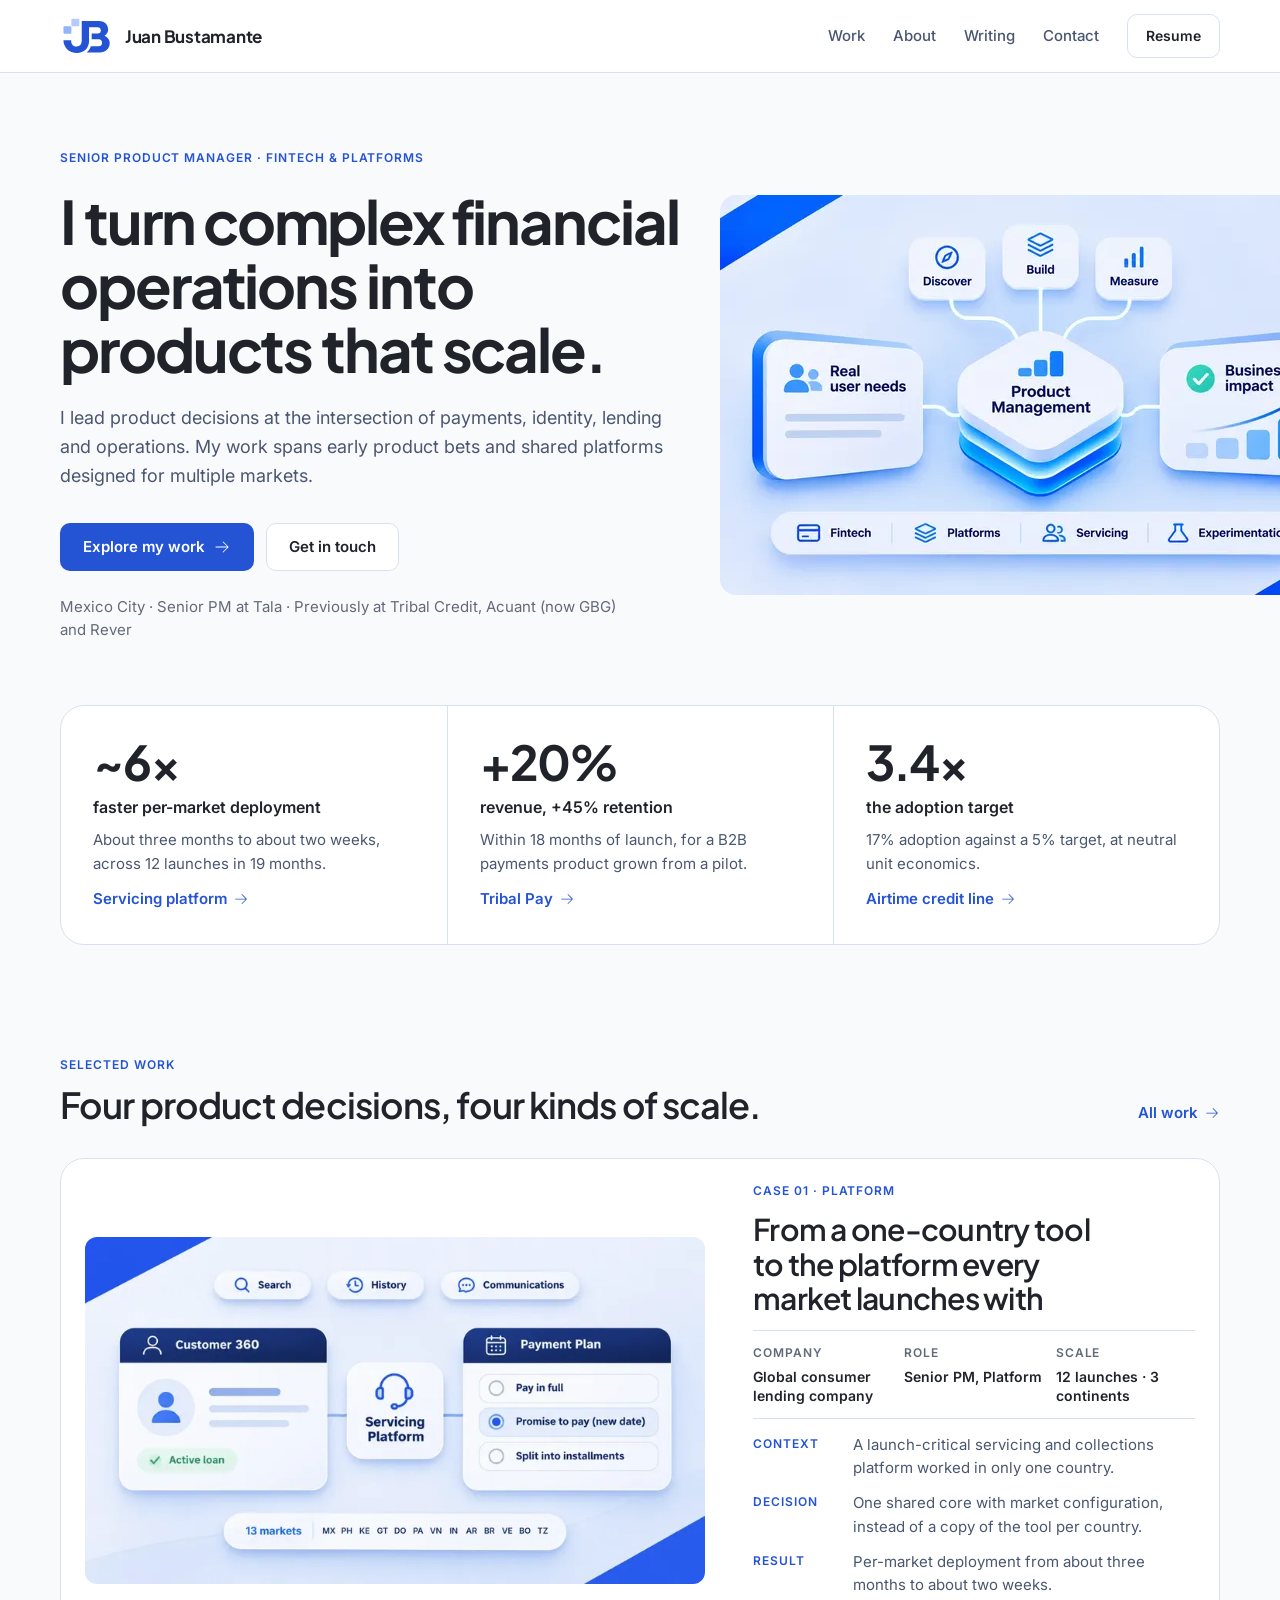
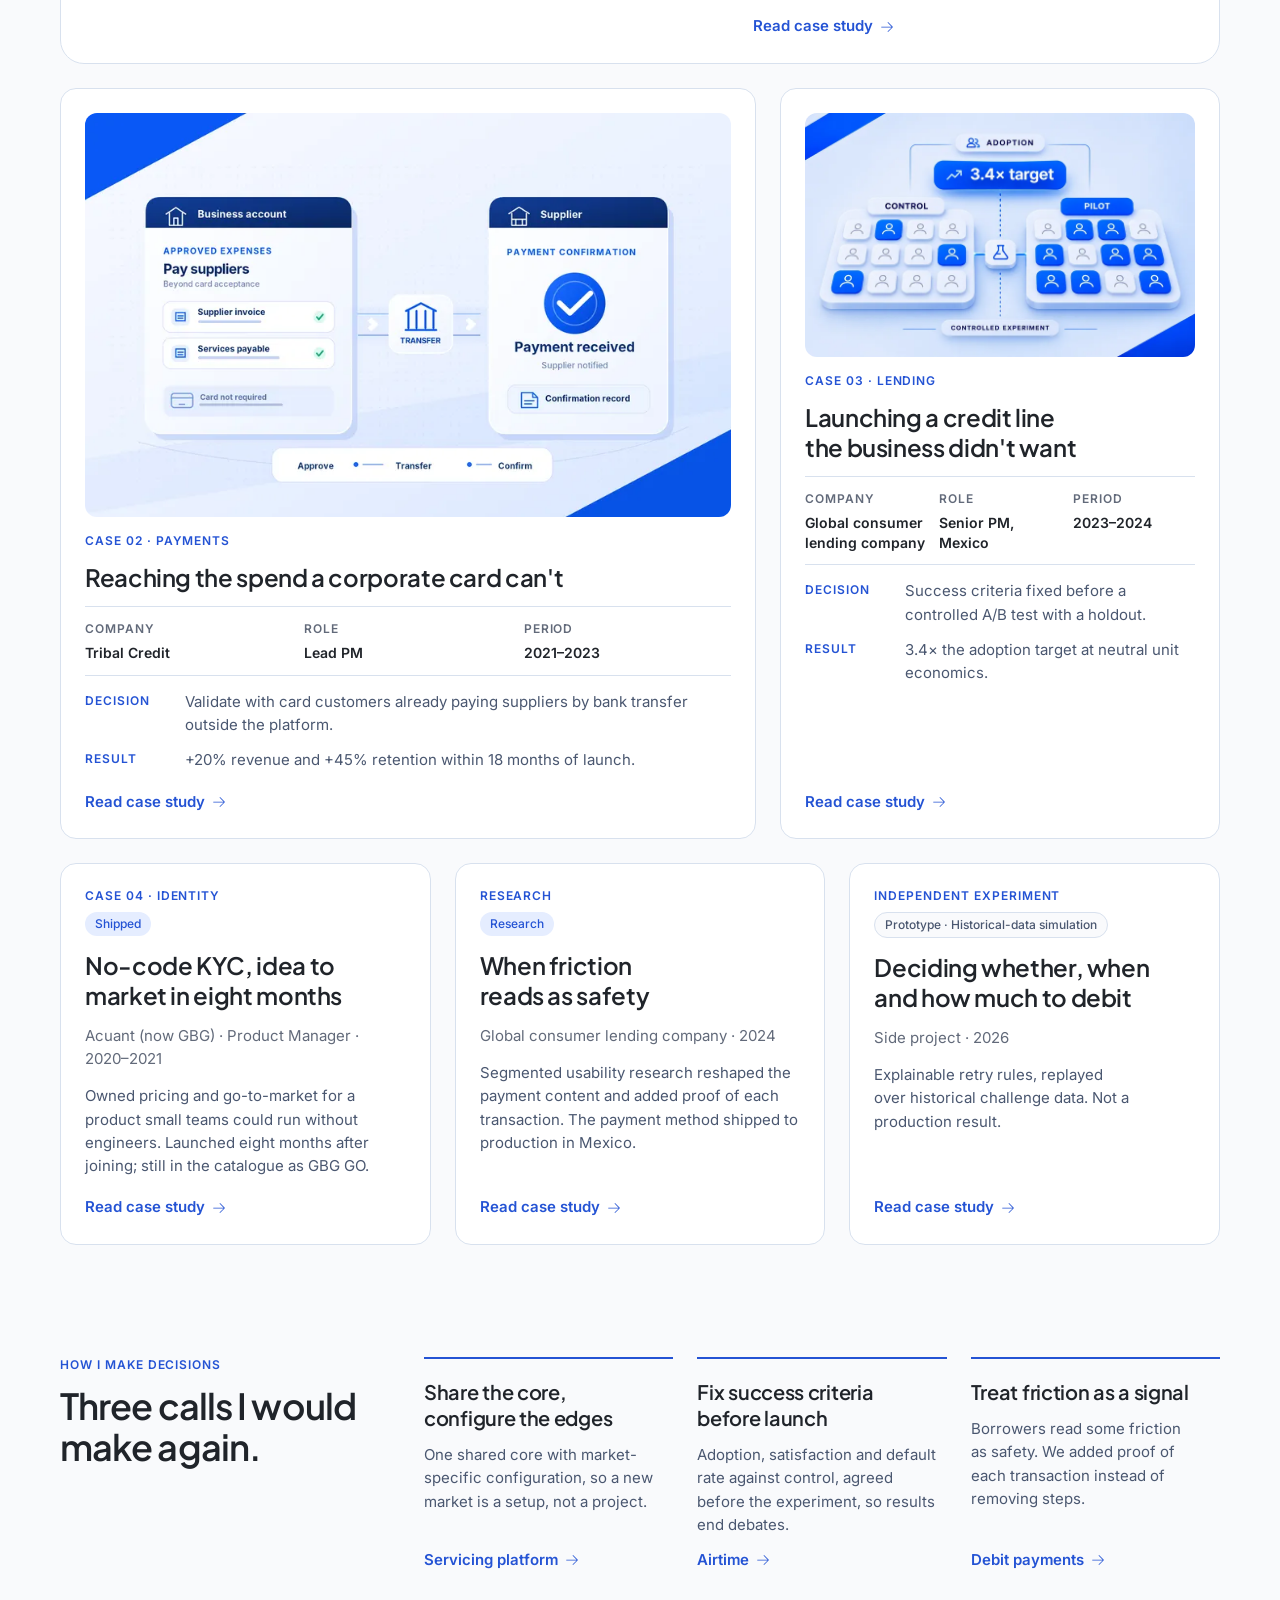
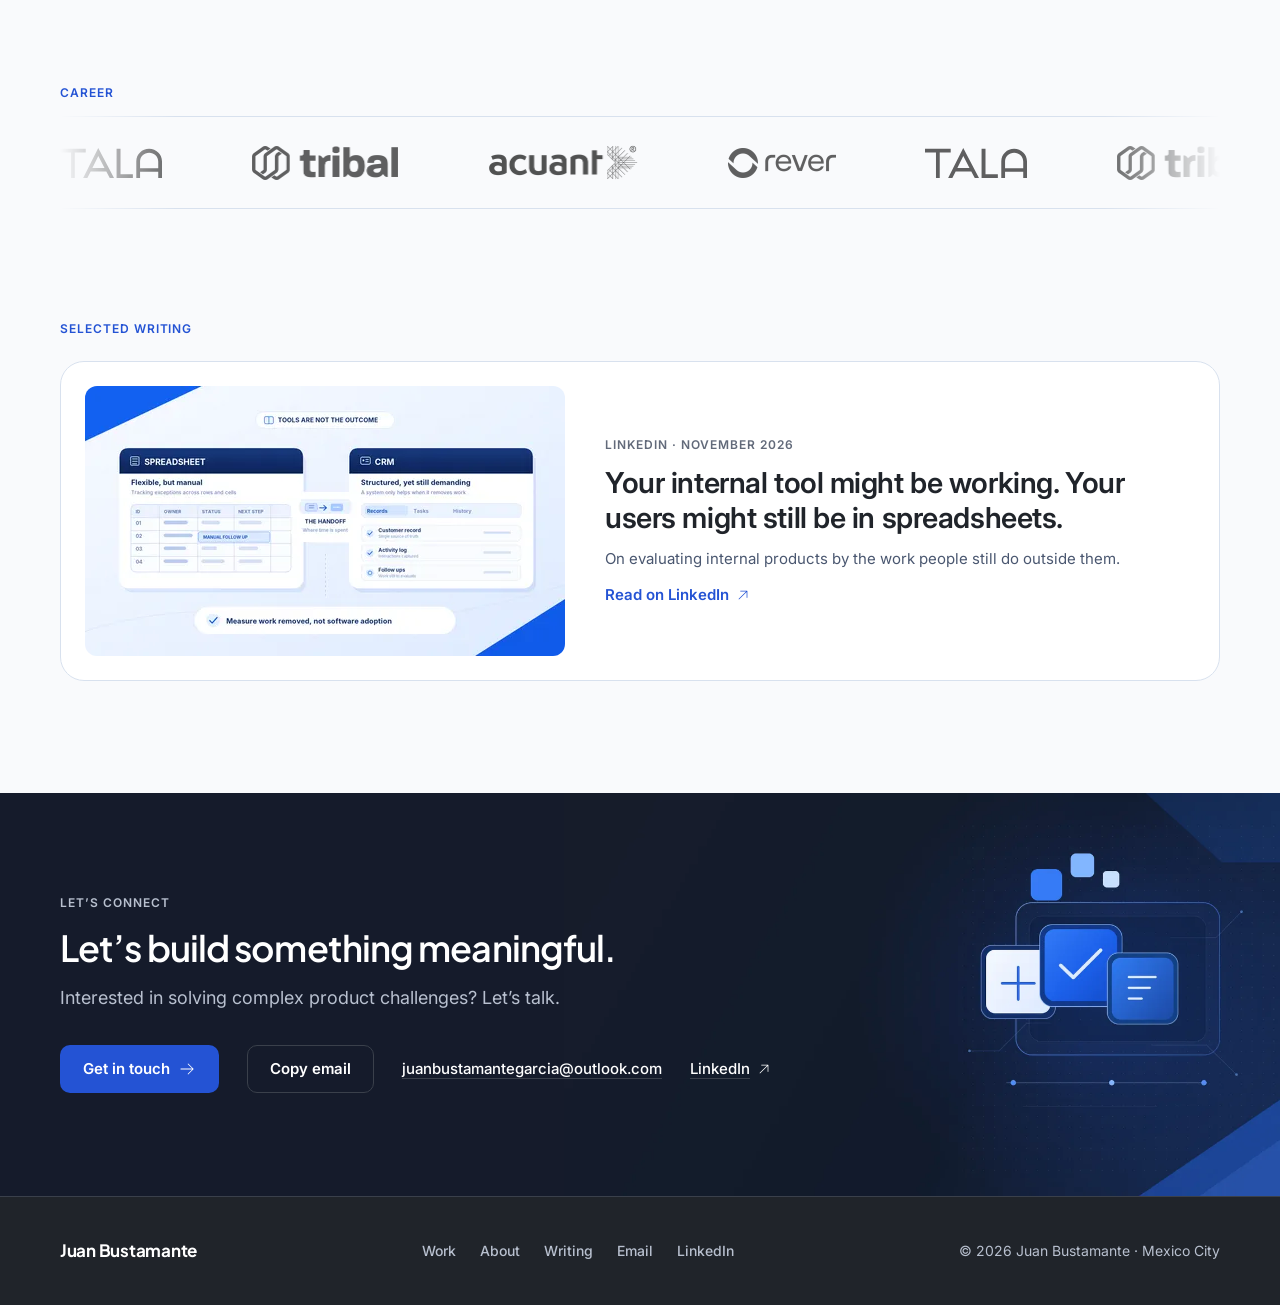
<file: index.html>
<!DOCTYPE html><html lang="en"> <head><meta charset="utf-8"><meta name="viewport" content="width=device-width, initial-scale=1"><title>Juan Bustamante | Senior Product Manager</title><meta name="description" content="Senior Product Manager specializing in fintech, product platforms, payments, and scalable digital experiences. Explore selected product case studies and experience."><link rel="canonical" href="https://juanbustamanteg.github.io/"><link rel="icon" type="image/svg+xml" href="/brand/favicon.svg"><link rel="icon" type="image/x-icon" href="/brand/favicon.ico" sizes="any"><link rel="icon" type="image/png" sizes="32x32" href="/brand/favicon_32.png"><link rel="apple-touch-icon" sizes="180x180" href="/brand/apple_touch_icon.png"><meta name="theme-color" content="#f9fafc"><meta property="og:type" content="website"><meta property="og:title" content="Juan Bustamante | Senior Product Manager"><meta property="og:description" content="Senior Product Manager specializing in fintech, product platforms, payments, and scalable digital experiences. Explore selected product case studies and experience."><meta property="og:url" content="https://juanbustamanteg.github.io/"><meta property="og:image" content="https://juanbustamanteg.github.io/assets/backgrounds/og-image.png"><meta property="og:image:width" content="1200"><meta property="og:image:height" content="630"><meta name="twitter:card" content="summary_large_image"><meta name="twitter:title" content="Juan Bustamante | Senior Product Manager"><meta name="twitter:description" content="Senior Product Manager specializing in fintech, product platforms, payments, and scalable digital experiences. Explore selected product case studies and experience."><meta name="twitter:image" content="https://juanbustamanteg.github.io/assets/backgrounds/og-image.png"><link rel="stylesheet" href="/_astro/about.X6buS5P4.css">
<style>.cm[data-astro-cid-rmfyah2c]{display:grid;grid-template-columns:repeat(auto-fit,minmax(110px,1fr));gap:12px;margin:0;padding-block:12px;border-block:1px solid var(--color-border)}.cm[data-astro-cid-rmfyah2c] div[data-astro-cid-rmfyah2c]{display:flex;flex-direction:column;gap:4px}.cm[data-astro-cid-rmfyah2c] dd[data-astro-cid-rmfyah2c]{margin:0;font-size:14px;font-weight:600;line-height:1.4;color:var(--color-text-primary)}.cc[data-astro-cid-tklfeeew]{display:flex;flex-direction:column;gap:16px;height:100%;padding:24px;background:var(--color-surface);border:1px solid var(--color-border);border-radius:var(--radius-card);transition:border-color var(--dur) var(--ease),transform var(--dur) var(--ease),box-shadow var(--dur) var(--ease)}.cc[data-astro-cid-tklfeeew]:hover{border-color:#b9c7dc;transform:translateY(-2px);box-shadow:var(--shadow-hover)}.body[data-astro-cid-tklfeeew]{display:flex;flex-direction:column;gap:14px;flex:1}.body[data-astro-cid-tklfeeew] p[data-astro-cid-tklfeeew]{margin:0}.kick[data-astro-cid-tklfeeew]{display:flex;flex-direction:column;align-items:flex-start;gap:8px}.title[data-astro-cid-tklfeeew]{transition:color var(--dur) var(--ease)}.cc[data-astro-cid-tklfeeew]:hover .title[data-astro-cid-tklfeeew]{color:var(--color-brand)}.meta[data-astro-cid-tklfeeew]{color:var(--color-text-muted)}.rows[data-astro-cid-tklfeeew]{display:grid;gap:12px;margin:0}.rows[data-astro-cid-tklfeeew] div[data-astro-cid-tklfeeew]{display:grid;grid-template-columns:84px 1fr;gap:16px}.rows[data-astro-cid-tklfeeew] dt[data-astro-cid-tklfeeew]{padding-top:3px}.rows[data-astro-cid-tklfeeew] dd[data-astro-cid-tklfeeew]{margin:0;font-size:15px;line-height:1.55;color:var(--color-text-secondary)}.link[data-astro-cid-tklfeeew]{margin-top:auto;padding-top:4px}.cc-featured[data-astro-cid-tklfeeew]{border-radius:var(--radius-feature)}.cc-featured[data-astro-cid-tklfeeew] .title[data-astro-cid-tklfeeew]{font-size:clamp(24px,1.2vw + 18px,30px)}@media(min-width:1025px){.cc-featured[data-astro-cid-tklfeeew]{display:grid;grid-template-columns:620px minmax(0,1fr);gap:48px;align-items:center}}@media(min-width:900px){.cc-row[data-astro-cid-tklfeeew]{display:grid;grid-template-columns:440px minmax(0,1fr);gap:40px;align-items:center}}@media(max-width:480px){.cc[data-astro-cid-tklfeeew]{padding:16px}.rows[data-astro-cid-tklfeeew] div[data-astro-cid-tklfeeew]{grid-template-columns:1fr;gap:4px}}@media(prefers-reduced-motion:reduce){.cc[data-astro-cid-tklfeeew]:hover{transform:none}}
.st[data-astro-cid-k4mc657y]{display:inline-flex;align-items:center;padding:3px 10px;border-radius:999px;font-size:12px;font-weight:500;line-height:1.5;white-space:nowrap}.st-production[data-astro-cid-k4mc657y],.st-research[data-astro-cid-k4mc657y]{background:var(--color-surface-alt);color:var(--color-brand)}.st-prototype[data-astro-cid-k4mc657y]{background:var(--color-background);color:var(--color-text-secondary);border:1px solid var(--color-border);white-space:normal}
</style>
<link rel="stylesheet" href="/_astro/index.C8xuXt0b.css">
<style>.cover[data-astro-cid-e5kvktnr]{position:relative;margin:0;border-radius:12px;overflow:hidden;background:var(--color-surface-alt)}.cover[data-astro-cid-e5kvktnr] img[data-astro-cid-e5kvktnr]{width:100%;height:auto}.fig-wrap[data-astro-cid-e5kvktnr]{margin:0}
</style></head> <body> <a class="sr-only skip" href="#main">Skip to content</a> <header class="hd" style="view-transition-name: site-header" data-astro-cid-3ef6ksr2> <div class="wrap bar" data-astro-cid-3ef6ksr2> <a class="brand" href="/" aria-label="Juan Bustamante, home" data-astro-cid-3ef6ksr2><span class="logo logo-dark" data-astro-cid-tvrurpns> <img class="sym" src="/brand/jb_plataforma_modular.svg" alt="" width="53" height="40" decoding="async" data-astro-cid-tvrurpns> <span class="name" data-astro-cid-tvrurpns>Juan Bustamante</span> </span> </a> <nav class="desk" aria-label="Main" data-astro-cid-3ef6ksr2> <ul data-astro-cid-3ef6ksr2> <li data-astro-cid-3ef6ksr2><a href="/work/" data-astro-cid-3ef6ksr2>Work</a></li><li data-astro-cid-3ef6ksr2><a href="/about/" data-astro-cid-3ef6ksr2>About</a></li><li data-astro-cid-3ef6ksr2><a href="/writing/" data-astro-cid-3ef6ksr2>Writing</a></li><li data-astro-cid-3ef6ksr2><a href="#contact" data-astro-cid-3ef6ksr2>Contact</a></li> <li data-astro-cid-3ef6ksr2><a class="btn btn-secondary" href="/resume/" data-astro-cid-3ef6ksr2>Resume</a></li> </ul> </nav> <details class="mob" id="mobile-menu" data-astro-cid-3ef6ksr2> <summary aria-label="Open menu" data-astro-cid-3ef6ksr2><span class="bars" aria-hidden="true" data-astro-cid-3ef6ksr2><i data-astro-cid-3ef6ksr2></i><i data-astro-cid-3ef6ksr2></i></span></summary> <nav class="panel" aria-label="Main" data-astro-cid-3ef6ksr2> <a class="item" href="/work/" data-astro-cid-3ef6ksr2>Work<svg width="18" height="18" viewBox="0 0 256 256" fill="currentColor" aria-hidden="true" focusable="false"><path d="M220.24,132.24l-72,72a6,6,0,0,1-8.48-8.48L201.51,134H40a6,6,0,0,1,0-12H201.51L139.76,60.24a6,6,0,0,1,8.48-8.48l72,72A6,6,0,0,1,220.24,132.24Z"/></svg></a><a class="item" href="/about/" data-astro-cid-3ef6ksr2>About<svg width="18" height="18" viewBox="0 0 256 256" fill="currentColor" aria-hidden="true" focusable="false"><path d="M220.24,132.24l-72,72a6,6,0,0,1-8.48-8.48L201.51,134H40a6,6,0,0,1,0-12H201.51L139.76,60.24a6,6,0,0,1,8.48-8.48l72,72A6,6,0,0,1,220.24,132.24Z"/></svg></a><a class="item" href="/writing/" data-astro-cid-3ef6ksr2>Writing<svg width="18" height="18" viewBox="0 0 256 256" fill="currentColor" aria-hidden="true" focusable="false"><path d="M220.24,132.24l-72,72a6,6,0,0,1-8.48-8.48L201.51,134H40a6,6,0,0,1,0-12H201.51L139.76,60.24a6,6,0,0,1,8.48-8.48l72,72A6,6,0,0,1,220.24,132.24Z"/></svg></a><a class="item" href="#contact" data-astro-cid-3ef6ksr2>Contact<svg width="18" height="18" viewBox="0 0 256 256" fill="currentColor" aria-hidden="true" focusable="false"><path d="M220.24,132.24l-72,72a6,6,0,0,1-8.48-8.48L201.51,134H40a6,6,0,0,1,0-12H201.51L139.76,60.24a6,6,0,0,1,8.48-8.48l72,72A6,6,0,0,1,220.24,132.24Z"/></svg></a> <a class="btn btn-secondary cta" href="/resume/" data-astro-cid-3ef6ksr2>Resume</a> </nav> </details> </div> </header> <script type="module">const e=document.getElementById("mobile-menu");if(e){const t=e.querySelector("summary");document.addEventListener("keydown",n=>{n.key==="Escape"&&e.open&&(e.open=!1,t?.focus())}),e.querySelectorAll("a").forEach(n=>n.addEventListener("click",()=>{e.open=!1})),e.addEventListener("toggle",()=>t?.setAttribute("aria-label",e.open?"Close menu":"Open menu"))}</script>  <main id="main">  <section class="hero" data-astro-cid-j7pv25f6> <div class="wrap hero-grid" data-astro-cid-j7pv25f6> <div class="hero-text" data-astro-cid-j7pv25f6> <p class="eyebrow reveal" style="--d:0s" data-astro-cid-j7pv25f6>Senior Product Manager · Fintech &amp; Platforms</p> <h1 class="h1 reveal" style="--d:.04s" data-astro-cid-j7pv25f6>I turn complex financial operations into products that scale.</h1> <p class="lead reveal" style="--d:.08s" data-astro-cid-j7pv25f6>I lead product decisions at the intersection of payments, identity, lending and operations. My work spans early product bets and shared platforms designed for multiple markets.</p> <div class="acts reveal" style="--d:.12s" data-astro-cid-j7pv25f6> <a class="btn btn-primary" href="#work" data-astro-cid-j7pv25f6>Explore my work <svg width="18" height="18" viewBox="0 0 256 256" fill="currentColor" aria-hidden="true" focusable="false"><path d="M220.24,132.24l-72,72a6,6,0,0,1-8.48-8.48L201.51,134H40a6,6,0,0,1,0-12H201.51L139.76,60.24a6,6,0,0,1,8.48-8.48l72,72A6,6,0,0,1,220.24,132.24Z"/></svg></a> <a class="btn btn-secondary" href="#contact" data-astro-cid-j7pv25f6>Get in touch</a> </div> <p class="small meta reveal" style="--d:.16s" data-astro-cid-j7pv25f6>Mexico City · Senior PM at Tala · Previously at Tribal Credit, Acuant (now GBG) and Rever</p> </div> <figure class="hero-art reveal" style="--d:.12s" data-astro-cid-j7pv25f6> <div class="art-frame" data-astro-cid-j7pv25f6><img src="/_astro/VIS01.CSY-rHZb_vjPIj.webp" srcset="/_astro/VIS01.CSY-rHZb_1XmLU9.webp 640w, /_astro/VIS01.CSY-rHZb_1hX7U4.webp 960w, /_astro/VIS01.CSY-rHZb_KARuj.webp 1280w" alt="Conceptual illustration: product management connects real user needs with business impact through discover, build and measure, across fintech, platforms, servicing and experimentation." sizes="(max-width: 1024px) 100vw, 640px" loading="eager" fetchpriority="high" data-astro-cid-j7pv25f6="true" decoding="async" width="1587" height="991"></div> </figure> </div> </section>  <section class="wrap" aria-label="Selected outcomes" data-astro-cid-j7pv25f6> <div class="evidence card" data-astro-cid-j7pv25f6> <div class="metric" data-astro-cid-3djspe32> <p class="fig" data-astro-cid-3djspe32>~6×</p> <p class="lab" data-astro-cid-3djspe32>faster per-market deployment</p> <p class="small ctx" data-astro-cid-3djspe32>About three months to about two weeks, across 12 launches in 19 months.</p> <a class="link" href="/work/servicing-platform/" data-astro-cid-3djspe32>Servicing platform <svg width="16" height="16" viewBox="0 0 256 256" fill="currentColor" aria-hidden="true" focusable="false"><path d="M220.24,132.24l-72,72a6,6,0,0,1-8.48-8.48L201.51,134H40a6,6,0,0,1,0-12H201.51L139.76,60.24a6,6,0,0,1,8.48-8.48l72,72A6,6,0,0,1,220.24,132.24Z"/></svg></a> </div> <div class="metric" data-astro-cid-3djspe32> <p class="fig" data-astro-cid-3djspe32>+20%</p> <p class="lab" data-astro-cid-3djspe32>revenue, +45% retention</p> <p class="small ctx" data-astro-cid-3djspe32>Within 18 months of launch, for a B2B payments product grown from a pilot.</p> <a class="link" href="/work/tribal-pay/" data-astro-cid-3djspe32>Tribal Pay <svg width="16" height="16" viewBox="0 0 256 256" fill="currentColor" aria-hidden="true" focusable="false"><path d="M220.24,132.24l-72,72a6,6,0,0,1-8.48-8.48L201.51,134H40a6,6,0,0,1,0-12H201.51L139.76,60.24a6,6,0,0,1,8.48-8.48l72,72A6,6,0,0,1,220.24,132.24Z"/></svg></a> </div> <div class="metric" data-astro-cid-3djspe32> <p class="fig" data-astro-cid-3djspe32>3.4×</p> <p class="lab" data-astro-cid-3djspe32>the adoption target</p> <p class="small ctx" data-astro-cid-3djspe32>17% adoption against a 5% target, at neutral unit economics.</p> <a class="link" href="/work/airtime/" data-astro-cid-3djspe32>Airtime credit line <svg width="16" height="16" viewBox="0 0 256 256" fill="currentColor" aria-hidden="true" focusable="false"><path d="M220.24,132.24l-72,72a6,6,0,0,1-8.48-8.48L201.51,134H40a6,6,0,0,1,0-12H201.51L139.76,60.24a6,6,0,0,1,8.48-8.48l72,72A6,6,0,0,1,220.24,132.24Z"/></svg></a> </div>  </div> </section>  <section id="work" class="wrap section" aria-labelledby="work-h" data-astro-cid-j7pv25f6> <div class="head row" data-astro-cid-j7pv25f6> <div class="head" data-astro-cid-j7pv25f6><p class="eyebrow" data-astro-cid-j7pv25f6>Selected work</p><h2 id="work-h" class="h2" data-astro-cid-j7pv25f6>Four product decisions, four kinds of scale.</h2></div> <a class="link" href="/work/" data-astro-cid-j7pv25f6>All work <svg width="16" height="16" viewBox="0 0 256 256" fill="currentColor" aria-hidden="true" focusable="false"><path d="M220.24,132.24l-72,72a6,6,0,0,1-8.48-8.48L201.51,134H40a6,6,0,0,1,0-12H201.51L139.76,60.24a6,6,0,0,1,8.48-8.48l72,72A6,6,0,0,1,220.24,132.24Z"/></svg></a> </div> <div class="work" data-astro-cid-j7pv25f6> <a class="cc cc-featured reveal-card" href="/work/servicing-platform/" data-astro-cid-tklfeeew> <div class="vis" data-astro-cid-tklfeeew> <figure class="fig-wrap" data-astro-cid-e5kvktnr> <div class="cover" data-astro-cid-e5kvktnr> <img src="/_astro/VIS02.ahaWbF9-_HFrYT.webp" srcset="/_astro/VIS02.ahaWbF9-_ZydSda.webp 480w, /_astro/VIS02.ahaWbF9-_Z1bBGl1.webp 800w, /_astro/VIS02.ahaWbF9-_Z2rDkKP.webp 1200w, /_astro/VIS02.ahaWbF9-_HFrYT.webp 1232w" alt="Conceptual illustration of the servicing platform: customer and payment-plan panels around a shared servicing core, with search, history and communications, across 13 markets: Mexico, the Philippines, Kenya, Guatemala, the Dominican Republic, Panama, Vietnam, India, Argentina, Brazil, Venezuela, Bolivia and Tanzania." sizes="(max-width: 900px) 100vw, 620px" loading="lazy" decoding="async" data-astro-cid-e5kvktnr="true" fetchpriority="auto" width="1232" height="690"> </div> </figure>  </div> <div class="body" data-astro-cid-tklfeeew> <p class="kick" data-astro-cid-tklfeeew> <span class="eyebrow" data-astro-cid-tklfeeew>Case 01 · Platform</span>  </p> <h3 data-astro-cid-tklfeeew="true" class="title h2">From a one-country tool to the platform every market launches with</h3> <dl class="cm" data-astro-cid-rmfyah2c> <div data-astro-cid-rmfyah2c><dt class="label" data-astro-cid-rmfyah2c>Company</dt><dd data-astro-cid-rmfyah2c>Global consumer lending company</dd></div><div data-astro-cid-rmfyah2c><dt class="label" data-astro-cid-rmfyah2c>Role</dt><dd data-astro-cid-rmfyah2c>Senior PM, Platform</dd></div><div data-astro-cid-rmfyah2c><dt class="label" data-astro-cid-rmfyah2c>Scale</dt><dd data-astro-cid-rmfyah2c>12 launches · 3 continents</dd></div> </dl>  <dl class="rows" data-astro-cid-tklfeeew> <div data-astro-cid-tklfeeew><dt class="eyebrow" data-astro-cid-tklfeeew>Context</dt><dd data-astro-cid-tklfeeew>A launch-critical servicing and collections platform worked in only one country.</dd></div> <div data-astro-cid-tklfeeew><dt class="eyebrow" data-astro-cid-tklfeeew>Decision</dt><dd data-astro-cid-tklfeeew>One shared core with market configuration, instead of a copy of the tool per country.</dd></div> <div data-astro-cid-tklfeeew><dt class="eyebrow" data-astro-cid-tklfeeew>Result</dt><dd data-astro-cid-tklfeeew>Per-market deployment from about three months to about two weeks.</dd></div> </dl> <span class="link" data-astro-cid-tklfeeew>Read case study <svg width="16" height="16" viewBox="0 0 256 256" fill="currentColor" aria-hidden="true" focusable="false"><path d="M220.24,132.24l-72,72a6,6,0,0,1-8.48-8.48L201.51,134H40a6,6,0,0,1,0-12H201.51L139.76,60.24a6,6,0,0,1,8.48-8.48l72,72A6,6,0,0,1,220.24,132.24Z"/></svg></span> </div> </a>  <div class="two" data-astro-cid-j7pv25f6> <a class="cc cc-standard reveal-card" href="/work/tribal-pay/" data-astro-cid-tklfeeew> <div class="vis" data-astro-cid-tklfeeew> <figure class="fig-wrap" data-astro-cid-e5kvktnr> <div class="cover" data-astro-cid-e5kvktnr> <img src="/_astro/VIS03.CU8AbinM_Z1uxweD.webp" srcset="/_astro/VIS03.CU8AbinM_Z1Q0UUn.webp 480w, /_astro/VIS03.CU8AbinM_Z1ACyvq.webp 800w, /_astro/VIS03.CU8AbinM_nqCq1.webp 1200w, /_astro/VIS03.CU8AbinM_Z1uxweD.webp 1600w" alt="Illustrative payment flow: a business account pays a supplier by bank transfer, approve, transfer and confirm, without needing a card." sizes="(max-width: 760px) 100vw, 560px" loading="lazy" decoding="async" data-astro-cid-e5kvktnr="true" fetchpriority="auto" width="1600" height="1000"> </div> </figure>  </div> <div class="body" data-astro-cid-tklfeeew> <p class="kick" data-astro-cid-tklfeeew> <span class="eyebrow" data-astro-cid-tklfeeew>Case 02 · Payments</span>  </p> <h3 data-astro-cid-tklfeeew="true" class="title h3">Reaching the spend a corporate card can&#39;t</h3> <dl class="cm" data-astro-cid-rmfyah2c> <div data-astro-cid-rmfyah2c><dt class="label" data-astro-cid-rmfyah2c>Company</dt><dd data-astro-cid-rmfyah2c>Tribal Credit</dd></div><div data-astro-cid-rmfyah2c><dt class="label" data-astro-cid-rmfyah2c>Role</dt><dd data-astro-cid-rmfyah2c>Lead PM</dd></div><div data-astro-cid-rmfyah2c><dt class="label" data-astro-cid-rmfyah2c>Period</dt><dd data-astro-cid-rmfyah2c>2021–2023</dd></div> </dl>  <dl class="rows" data-astro-cid-tklfeeew>  <div data-astro-cid-tklfeeew><dt class="eyebrow" data-astro-cid-tklfeeew>Decision</dt><dd data-astro-cid-tklfeeew>Validate with card customers already paying suppliers by bank transfer outside the platform.</dd></div> <div data-astro-cid-tklfeeew><dt class="eyebrow" data-astro-cid-tklfeeew>Result</dt><dd data-astro-cid-tklfeeew>+20% revenue and +45% retention within 18 months of launch.</dd></div> </dl> <span class="link" data-astro-cid-tklfeeew>Read case study <svg width="16" height="16" viewBox="0 0 256 256" fill="currentColor" aria-hidden="true" focusable="false"><path d="M220.24,132.24l-72,72a6,6,0,0,1-8.48-8.48L201.51,134H40a6,6,0,0,1,0-12H201.51L139.76,60.24a6,6,0,0,1,8.48-8.48l72,72A6,6,0,0,1,220.24,132.24Z"/></svg></span> </div> </a> <a class="cc cc-standard reveal-card" href="/work/airtime/" data-astro-cid-tklfeeew> <div class="vis" data-astro-cid-tklfeeew> <figure class="fig-wrap" data-astro-cid-e5kvktnr> <div class="cover" data-astro-cid-e5kvktnr> <img src="/_astro/VIS04.DXTQLnS4_2rn1Jt.webp" srcset="/_astro/VIS04.DXTQLnS4_1V0QHd.webp 480w, /_astro/VIS04.DXTQLnS4_Z1iDzAb.webp 800w, /_astro/VIS04.DXTQLnS4_ZHYVJa.webp 1200w, /_astro/VIS04.DXTQLnS4_2rn1Jt.webp 1586w" alt="Simplified experiment summary: control and pilot groups in a controlled experiment, with adoption at 3.4 times the target." sizes="(max-width: 760px) 100vw, 560px" loading="lazy" decoding="async" data-astro-cid-e5kvktnr="true" fetchpriority="auto" width="1586" height="992"> </div> </figure>  </div> <div class="body" data-astro-cid-tklfeeew> <p class="kick" data-astro-cid-tklfeeew> <span class="eyebrow" data-astro-cid-tklfeeew>Case 03 · Lending</span>  </p> <h3 data-astro-cid-tklfeeew="true" class="title h3">Launching a credit line the business didn&#39;t want</h3> <dl class="cm" data-astro-cid-rmfyah2c> <div data-astro-cid-rmfyah2c><dt class="label" data-astro-cid-rmfyah2c>Company</dt><dd data-astro-cid-rmfyah2c>Global consumer lending company</dd></div><div data-astro-cid-rmfyah2c><dt class="label" data-astro-cid-rmfyah2c>Role</dt><dd data-astro-cid-rmfyah2c>Senior PM, Mexico</dd></div><div data-astro-cid-rmfyah2c><dt class="label" data-astro-cid-rmfyah2c>Period</dt><dd data-astro-cid-rmfyah2c>2023–2024</dd></div> </dl>  <dl class="rows" data-astro-cid-tklfeeew>  <div data-astro-cid-tklfeeew><dt class="eyebrow" data-astro-cid-tklfeeew>Decision</dt><dd data-astro-cid-tklfeeew>Success criteria fixed before a controlled A/B test with a holdout.</dd></div> <div data-astro-cid-tklfeeew><dt class="eyebrow" data-astro-cid-tklfeeew>Result</dt><dd data-astro-cid-tklfeeew>3.4× the adoption target at neutral unit economics.</dd></div> </dl> <span class="link" data-astro-cid-tklfeeew>Read case study <svg width="16" height="16" viewBox="0 0 256 256" fill="currentColor" aria-hidden="true" focusable="false"><path d="M220.24,132.24l-72,72a6,6,0,0,1-8.48-8.48L201.51,134H40a6,6,0,0,1,0-12H201.51L139.76,60.24a6,6,0,0,1,8.48-8.48l72,72A6,6,0,0,1,220.24,132.24Z"/></svg></span> </div> </a>  </div> <div class="three" data-astro-cid-j7pv25f6> <a class="cc cc-compact reveal-card" href="/work/acuantgo/" data-astro-cid-tklfeeew>  <div class="body" data-astro-cid-tklfeeew> <p class="kick" data-astro-cid-tklfeeew> <span class="eyebrow" data-astro-cid-tklfeeew>Case 04 · Identity</span> <span class="st st-production" data-astro-cid-k4mc657y>Shipped</span>  </p> <h3 data-astro-cid-tklfeeew="true" class="title h3">No-code KYC, idea to market in eight months</h3> <p class="small meta" data-astro-cid-tklfeeew>Acuant (now GBG) · Product Manager · 2020–2021</p> <p class="small" data-astro-cid-tklfeeew>Owned pricing and go-to-market for a product small teams could run without engineers. Launched eight months after joining; still in the catalogue as GBG GO.</p> <span class="link" data-astro-cid-tklfeeew>Read case study <svg width="16" height="16" viewBox="0 0 256 256" fill="currentColor" aria-hidden="true" focusable="false"><path d="M220.24,132.24l-72,72a6,6,0,0,1-8.48-8.48L201.51,134H40a6,6,0,0,1,0-12H201.51L139.76,60.24a6,6,0,0,1,8.48-8.48l72,72A6,6,0,0,1,220.24,132.24Z"/></svg></span> </div> </a> <a class="cc cc-compact reveal-card" href="/work/debit-payments/" data-astro-cid-tklfeeew>  <div class="body" data-astro-cid-tklfeeew> <p class="kick" data-astro-cid-tklfeeew> <span class="eyebrow" data-astro-cid-tklfeeew>Research</span> <span class="st st-research" data-astro-cid-k4mc657y>Research</span>  </p> <h3 data-astro-cid-tklfeeew="true" class="title h3">When friction reads as safety</h3> <p class="small meta" data-astro-cid-tklfeeew>Global consumer lending company · 2024</p> <p class="small" data-astro-cid-tklfeeew>Segmented usability research reshaped the payment content and added proof of each transaction. The payment method shipped to production in Mexico.</p> <span class="link" data-astro-cid-tklfeeew>Read case study <svg width="16" height="16" viewBox="0 0 256 256" fill="currentColor" aria-hidden="true" focusable="false"><path d="M220.24,132.24l-72,72a6,6,0,0,1-8.48-8.48L201.51,134H40a6,6,0,0,1,0-12H201.51L139.76,60.24a6,6,0,0,1,8.48-8.48l72,72A6,6,0,0,1,220.24,132.24Z"/></svg></span> </div> </a> <a class="cc cc-compact reveal-card" href="/work/smart-retry/" data-astro-cid-tklfeeew>  <div class="body" data-astro-cid-tklfeeew> <p class="kick" data-astro-cid-tklfeeew> <span class="eyebrow" data-astro-cid-tklfeeew>Independent experiment</span> <span class="st st-prototype" data-astro-cid-k4mc657y>Prototype · Historical-data simulation</span>  </p> <h3 data-astro-cid-tklfeeew="true" class="title h3">Deciding whether, when and how much to debit</h3> <p class="small meta" data-astro-cid-tklfeeew>Side project · 2026</p> <p class="small" data-astro-cid-tklfeeew>Explainable retry rules, replayed over historical challenge data. Not a production result.</p> <span class="link" data-astro-cid-tklfeeew>Read case study <svg width="16" height="16" viewBox="0 0 256 256" fill="currentColor" aria-hidden="true" focusable="false"><path d="M220.24,132.24l-72,72a6,6,0,0,1-8.48-8.48L201.51,134H40a6,6,0,0,1,0-12H201.51L139.76,60.24a6,6,0,0,1,8.48-8.48l72,72A6,6,0,0,1,220.24,132.24Z"/></svg></span> </div> </a>  </div> </div> </section>  <section class="wrap section calls-sec" aria-labelledby="calls-h" data-astro-cid-j7pv25f6> <div class="calls-head" data-astro-cid-j7pv25f6> <p class="eyebrow" data-astro-cid-j7pv25f6>How I make decisions</p> <h2 id="calls-h" class="h2" data-astro-cid-j7pv25f6>Three calls I would make again.</h2> </div> <ol class="calls" data-astro-cid-j7pv25f6> <li data-astro-cid-j7pv25f6> <h3 class="ct" data-astro-cid-j7pv25f6>Share the core, configure the edges</h3> <p class="small" data-astro-cid-j7pv25f6>One shared core with market-specific configuration, so a new market is a setup, not a project.</p> <a class="link" href="/work/servicing-platform/" data-astro-cid-j7pv25f6>Servicing platform <svg width="16" height="16" viewBox="0 0 256 256" fill="currentColor" aria-hidden="true" focusable="false"><path d="M220.24,132.24l-72,72a6,6,0,0,1-8.48-8.48L201.51,134H40a6,6,0,0,1,0-12H201.51L139.76,60.24a6,6,0,0,1,8.48-8.48l72,72A6,6,0,0,1,220.24,132.24Z"/></svg></a> </li><li data-astro-cid-j7pv25f6> <h3 class="ct" data-astro-cid-j7pv25f6>Fix success criteria before launch</h3> <p class="small" data-astro-cid-j7pv25f6>Adoption, satisfaction and default rate against control, agreed before the experiment, so results end debates.</p> <a class="link" href="/work/airtime/" data-astro-cid-j7pv25f6>Airtime <svg width="16" height="16" viewBox="0 0 256 256" fill="currentColor" aria-hidden="true" focusable="false"><path d="M220.24,132.24l-72,72a6,6,0,0,1-8.48-8.48L201.51,134H40a6,6,0,0,1,0-12H201.51L139.76,60.24a6,6,0,0,1,8.48-8.48l72,72A6,6,0,0,1,220.24,132.24Z"/></svg></a> </li><li data-astro-cid-j7pv25f6> <h3 class="ct" data-astro-cid-j7pv25f6>Treat friction as a signal</h3> <p class="small" data-astro-cid-j7pv25f6>Borrowers read some friction as safety. We added proof of each transaction instead of removing steps.</p> <a class="link" href="/work/debit-payments/" data-astro-cid-j7pv25f6>Debit payments <svg width="16" height="16" viewBox="0 0 256 256" fill="currentColor" aria-hidden="true" focusable="false"><path d="M220.24,132.24l-72,72a6,6,0,0,1-8.48-8.48L201.51,134H40a6,6,0,0,1,0-12H201.51L139.76,60.24a6,6,0,0,1,8.48-8.48l72,72A6,6,0,0,1,220.24,132.24Z"/></svg></a> </li> </ol> </section>  <section class="wrap section" aria-labelledby="career-h" data-astro-cid-j7pv25f6> <h2 class="eyebrow car-h" id="career-h" data-astro-cid-j7pv25f6>Career</h2> <div class="marquee" data-astro-cid-h2jlyvcc> <ul class="group" aria-label="Companies I have worked at" data-astro-cid-h2jlyvcc> <li data-astro-cid-h2jlyvcc><img src="/_astro/tala.KWuUKYhN_2uClXd.svg" alt="Tala" style="height:30px" loading="lazy" decoding="async" data-astro-cid-h2jlyvcc="true" fetchpriority="auto" width="204" height="60"></li><li data-astro-cid-h2jlyvcc><img src="/_astro/tribal-credit.D6eYrQV5_Z241zcx.webp" alt="Tribal Credit" style="height:34px" loading="lazy" decoding="async" data-astro-cid-h2jlyvcc="true" fetchpriority="auto" width="293" height="68"></li><li data-astro-cid-h2jlyvcc><img src="/_astro/acuant.B50wEtwg_1G1Kws.webp" alt="Acuant (now GBG)" style="height:35px;opacity:0.68" loading="lazy" decoding="async" data-astro-cid-h2jlyvcc="true" fetchpriority="auto" width="301" height="70"></li><li data-astro-cid-h2jlyvcc><img src="/_astro/rever.C7Z3kMka_1NH39p.webp" alt="Rever" style="height:30px" loading="lazy" decoding="async" data-astro-cid-h2jlyvcc="true" fetchpriority="auto" width="216" height="60"></li> <li aria-hidden="true" data-astro-cid-h2jlyvcc><img src="/_astro/tala.KWuUKYhN_2uClXd.svg" alt style="height:30px" loading="lazy" decoding="async" data-astro-cid-h2jlyvcc="true" fetchpriority="auto" width="204" height="60"></li><li aria-hidden="true" data-astro-cid-h2jlyvcc><img src="/_astro/tribal-credit.D6eYrQV5_Z241zcx.webp" alt style="height:34px" loading="lazy" decoding="async" data-astro-cid-h2jlyvcc="true" fetchpriority="auto" width="293" height="68"></li><li aria-hidden="true" data-astro-cid-h2jlyvcc><img src="/_astro/acuant.B50wEtwg_1G1Kws.webp" alt style="height:35px;opacity:0.68" loading="lazy" decoding="async" data-astro-cid-h2jlyvcc="true" fetchpriority="auto" width="301" height="70"></li><li aria-hidden="true" data-astro-cid-h2jlyvcc><img src="/_astro/rever.C7Z3kMka_1NH39p.webp" alt style="height:30px" loading="lazy" decoding="async" data-astro-cid-h2jlyvcc="true" fetchpriority="auto" width="216" height="60"></li> </ul> <ul class="group" aria-hidden="true" data-astro-cid-h2jlyvcc> <li data-astro-cid-h2jlyvcc><img src="/_astro/tala.KWuUKYhN_2uClXd.svg" alt style="height:30px" loading="lazy" decoding="async" data-astro-cid-h2jlyvcc="true" fetchpriority="auto" width="204" height="60"></li><li data-astro-cid-h2jlyvcc><img src="/_astro/tribal-credit.D6eYrQV5_Z241zcx.webp" alt style="height:34px" loading="lazy" decoding="async" data-astro-cid-h2jlyvcc="true" fetchpriority="auto" width="293" height="68"></li><li data-astro-cid-h2jlyvcc><img src="/_astro/acuant.B50wEtwg_1G1Kws.webp" alt style="height:35px;opacity:0.68" loading="lazy" decoding="async" data-astro-cid-h2jlyvcc="true" fetchpriority="auto" width="301" height="70"></li><li data-astro-cid-h2jlyvcc><img src="/_astro/rever.C7Z3kMka_1NH39p.webp" alt style="height:30px" loading="lazy" decoding="async" data-astro-cid-h2jlyvcc="true" fetchpriority="auto" width="216" height="60"></li><li data-astro-cid-h2jlyvcc><img src="/_astro/tala.KWuUKYhN_2uClXd.svg" alt style="height:30px" loading="lazy" decoding="async" data-astro-cid-h2jlyvcc="true" fetchpriority="auto" width="204" height="60"></li><li data-astro-cid-h2jlyvcc><img src="/_astro/tribal-credit.D6eYrQV5_Z241zcx.webp" alt style="height:34px" loading="lazy" decoding="async" data-astro-cid-h2jlyvcc="true" fetchpriority="auto" width="293" height="68"></li><li data-astro-cid-h2jlyvcc><img src="/_astro/acuant.B50wEtwg_1G1Kws.webp" alt style="height:35px;opacity:0.68" loading="lazy" decoding="async" data-astro-cid-h2jlyvcc="true" fetchpriority="auto" width="301" height="70"></li><li data-astro-cid-h2jlyvcc><img src="/_astro/rever.C7Z3kMka_1NH39p.webp" alt style="height:30px" loading="lazy" decoding="async" data-astro-cid-h2jlyvcc="true" fetchpriority="auto" width="216" height="60"></li> </ul> </div>  </section>  <section class="wrap section writing" aria-labelledby="wr-h" data-astro-cid-j7pv25f6> <h2 class="eyebrow" id="wr-h" data-astro-cid-j7pv25f6>Selected writing</h2> <a class="post card" href="https://lnkd.in/p/g5ti3D_t" rel="noopener" target="_blank" data-astro-cid-j7pv25f6> <img src="/_astro/VIS10.Lv4frNdm_2mVlfW.webp" srcset="/_astro/VIS10.Lv4frNdm_Z1L8KzJ.webp 480w, /_astro/VIS10.Lv4frNdm_nokQw.webp 960w" alt="Editorial illustration: a manual spreadsheet next to a CRM, with the line: measure work removed, not software adoption." sizes="(max-width: 1024px) 100vw, 480px" data-astro-cid-j7pv25f6="true" loading="lazy" decoding="async" fetchpriority="auto" width="1600" height="900" class="post-img"> <span class="post-txt" data-astro-cid-j7pv25f6> <span class="label" data-astro-cid-j7pv25f6>LinkedIn · November 2026</span> <span class="h3 pt" data-astro-cid-j7pv25f6>Your internal tool might be working. Your users might still be in spreadsheets.</span> <span class="small" data-astro-cid-j7pv25f6>On evaluating internal products by the work people still do outside them.</span> <span class="link" data-astro-cid-j7pv25f6>Read on LinkedIn <svg width="16" height="16" viewBox="0 0 256 256" fill="currentColor" aria-hidden="true" focusable="false"><path d="M198,64V168a6,6,0,0,1-12,0V78.48L68.24,196.24a6,6,0,0,1-8.48-8.48L177.52,70H88a6,6,0,0,1,0-12H192A6,6,0,0,1,198,64Z"/></svg></span> </span> </a> </section><section id="contact" class="contact" aria-labelledby="contact-h" data-astro-cid-xmivup5a> <span class="bg" aria-hidden="true" data-astro-cid-xmivup5a><img src="/_astro/VIS11.BCSpYy_R_oPpw8.webp" width="1280" height="720" alt="" loading="lazy" decoding="async" data-astro-cid-xmivup5a></span> <div class="wrap inner" data-astro-cid-xmivup5a> <p class="eyebrow" data-astro-cid-xmivup5a>Let’s connect</p> <h2 id="contact-h" class="h2" data-astro-cid-xmivup5a>Let’s build something meaningful.</h2> <p class="lead" data-astro-cid-xmivup5a>Interested in solving complex product challenges? Let’s talk.</p> <div class="acts" data-astro-cid-xmivup5a> <a class="btn btn-primary" href="mailto:juanbustamantegarcia@outlook.com" data-astro-cid-xmivup5a>Get in touch <svg width="18" height="18" viewBox="0 0 256 256" fill="currentColor" aria-hidden="true" focusable="false"><path d="M220.24,132.24l-72,72a6,6,0,0,1-8.48-8.48L201.51,134H40a6,6,0,0,1,0-12H201.51L139.76,60.24a6,6,0,0,1,8.48-8.48l72,72A6,6,0,0,1,220.24,132.24Z"/></svg></a> <button type="button" class="btn copy" data-copy="juanbustamantegarcia@outlook.com" data-astro-cid-xmivup5a>Copy email</button> <a class="plain" href="mailto:juanbustamantegarcia@outlook.com" data-astro-cid-xmivup5a>juanbustamantegarcia@outlook.com</a> <a class="plain" href="https://www.linkedin.com/in/productmanagerjuan/" rel="noopener" data-astro-cid-xmivup5a>LinkedIn <svg width="16" height="16" viewBox="0 0 256 256" fill="currentColor" aria-hidden="true" focusable="false"><path d="M198,64V168a6,6,0,0,1-12,0V78.48L68.24,196.24a6,6,0,0,1-8.48-8.48L177.52,70H88a6,6,0,0,1,0-12H192A6,6,0,0,1,198,64Z"/></svg></a> </div> <p class="sr-only" role="status" aria-live="polite" id="copy-status" data-astro-cid-xmivup5a></p> </div> </section> <script type="module">document.querySelectorAll("button[data-copy]").forEach(t=>{t.addEventListener("click",async()=>{const e=document.getElementById("copy-status");try{await navigator.clipboard.writeText(t.dataset.copy??""),t.textContent="Copied",e&&(e.textContent="Email address copied"),setTimeout(()=>{t.textContent="Copy email",e&&(e.textContent="")},2e3)}catch{window.location.href=`mailto:${t.dataset.copy}`}})});</script>  </main> <footer class="ft" data-astro-cid-sz7xmlte> <div class="wrap row" data-astro-cid-sz7xmlte> <a href="/" aria-label="Juan Bustamante, home" data-astro-cid-sz7xmlte><span class="logo logo-light" data-astro-cid-tvrurpns>  <span class="name" data-astro-cid-tvrurpns>Juan Bustamante</span> </span> </a> <nav aria-label="Footer" class="links" data-astro-cid-sz7xmlte> <a href="/work/" data-astro-cid-sz7xmlte>Work</a><a href="/about/" data-astro-cid-sz7xmlte>About</a><a href="/writing/" data-astro-cid-sz7xmlte>Writing</a> <a href="mailto:juanbustamantegarcia@outlook.com" data-astro-cid-sz7xmlte>Email</a><a href="https://www.linkedin.com/in/productmanagerjuan/" rel="noopener" data-astro-cid-sz7xmlte>LinkedIn</a> </nav> <span class="copy" data-astro-cid-sz7xmlte>© 2026 Juan Bustamante · Mexico City</span> </div> </footer>  <script>
      // Movimiento en todo el sitio (mismo sistema que la UX de Elementum, discreto, 240–700 ms):
      // 1) entrada al hacer scroll de encabezados, bloques y listas (cascada corta, tope 6 x 60 ms);
      // 2) imágenes con acercamiento suave; 3) cifras que cuentan hasta su valor; 4) red de seguridad
      // para lo que ya quedó arriba. Sin JS o con prefers-reduced-motion todo queda visible y quieto.
      (function () {
        if (window.matchMedia('(prefers-reduced-motion: reduce)').matches) return;
        var root = document.documentElement;
        root.classList.add('reveal-ready');
        var $ = function (sel) { return [].slice.call(document.querySelectorAll(sel)); };
        // Bloques que suben al entrar (el hero de Home y las tarjetas ya traen su clase).
        var UP = [
          'main .head > *', 'main .top > *', 'main .t > *', 'main .intro > *',
          'main section:not(.hero):not(.contact) > .eyebrow', 'main section:not(.hero) > .h2', 'main section:not(.hero) > h2',
          'main .calls-head > *', 'main .own-head > *', 'main .head.row > *',
          'main .calls > li', 'main .career > li', 'main .grid > li', 'main .xp > li', 'main .principles > li',
          'main .results > li', 'main .exec > div', 'main .evidence > *', 'main .more .col > .eyebrow', 'main .more .col > .h3',
          'main .body .sec', 'main .next', 'main .rel > *', 'main .art > :not(.pc)', 'main .post',
          '.contact .inner > *'
        ].join(',');
        // Imágenes que entran con acercamiento.
        var ZOOM = 'main .visual .cover, main .portrait, main .timeline, main .pc, main .decision-visual';
        $(UP).forEach(function (el) { if (!el.closest('.hero') && !el.classList.contains('reveal-card') && !el.classList.contains('sr-only')) el.classList.add('rv'); });
        $(ZOOM).forEach(function (el) { el.classList.add('rv', 'rv-zoom'); });
        var els = $('.hero .reveal, .reveal-card, .rv');
        // Cifras: cuentan desde 0 respetando prefijo, decimales y sufijo (~6×, +20%, 3.4×, 8 mo.).
        function contar(el) {
          var m = el.textContent.trim().match(/^([^0-9]*)([0-9]+(?:\.[0-9]+)?)(.*)$/);
          if (!m) return;
          var fin = parseFloat(m[2]), dec = (m[2].split('.')[1] || '').length, t0 = null, dur = 700, txt = el.textContent;
          el.setAttribute('aria-label', txt.trim());
          function paso(t) {
            if (t0 === null) t0 = t;
            var k = Math.min(1, (t - t0) / dur), e = 1 - Math.pow(1 - k, 3);
            el.textContent = m[1] + (fin * e).toFixed(dec) + m[3];
            if (k < 1) requestAnimationFrame(paso); else el.textContent = txt;
          }
          requestAnimationFrame(paso);
        }
        var figs = $('main .fig');
        if (!('IntersectionObserver' in window)) { els.forEach(function (el) { el.classList.add('in'); }); return; }
        var io = new IntersectionObserver(function (entries) {
          var k = 0;
          entries.forEach(function (e) {
            if (!e.isIntersecting) return;
            var t = e.target;
            if (!t.closest('.hero')) { t.style.setProperty('--d', (Math.min(k, 6) * 0.06) + 's'); k++; }
            t.classList.add('in'); io.unobserve(t);
          });
        }, { rootMargin: '0px 0px -8% 0px', threshold: 0.12 });
        els.forEach(function (el) { io.observe(el); });
        var iof = new IntersectionObserver(function (entries) {
          entries.forEach(function (e) { if (e.isIntersecting) { contar(e.target); iof.unobserve(e.target); } });
        }, { threshold: 0.6 });
        figs.forEach(function (el) { iof.observe(el); });
        var pend = false;
        function arriba() { pend = false; els.forEach(function (el) { if (el.classList.contains('in') || el.getBoundingClientRect().bottom > 0) return; el.style.animation = 'none'; el.classList.add('in'); io.unobserve(el); }); }
        window.addEventListener('scroll', function () { if (!pend) { pend = true; requestAnimationFrame(arriba); } }, { passive: true });
        window.addEventListener('pageshow', arriba);
      })();
    </script> </body> </html>
</file>
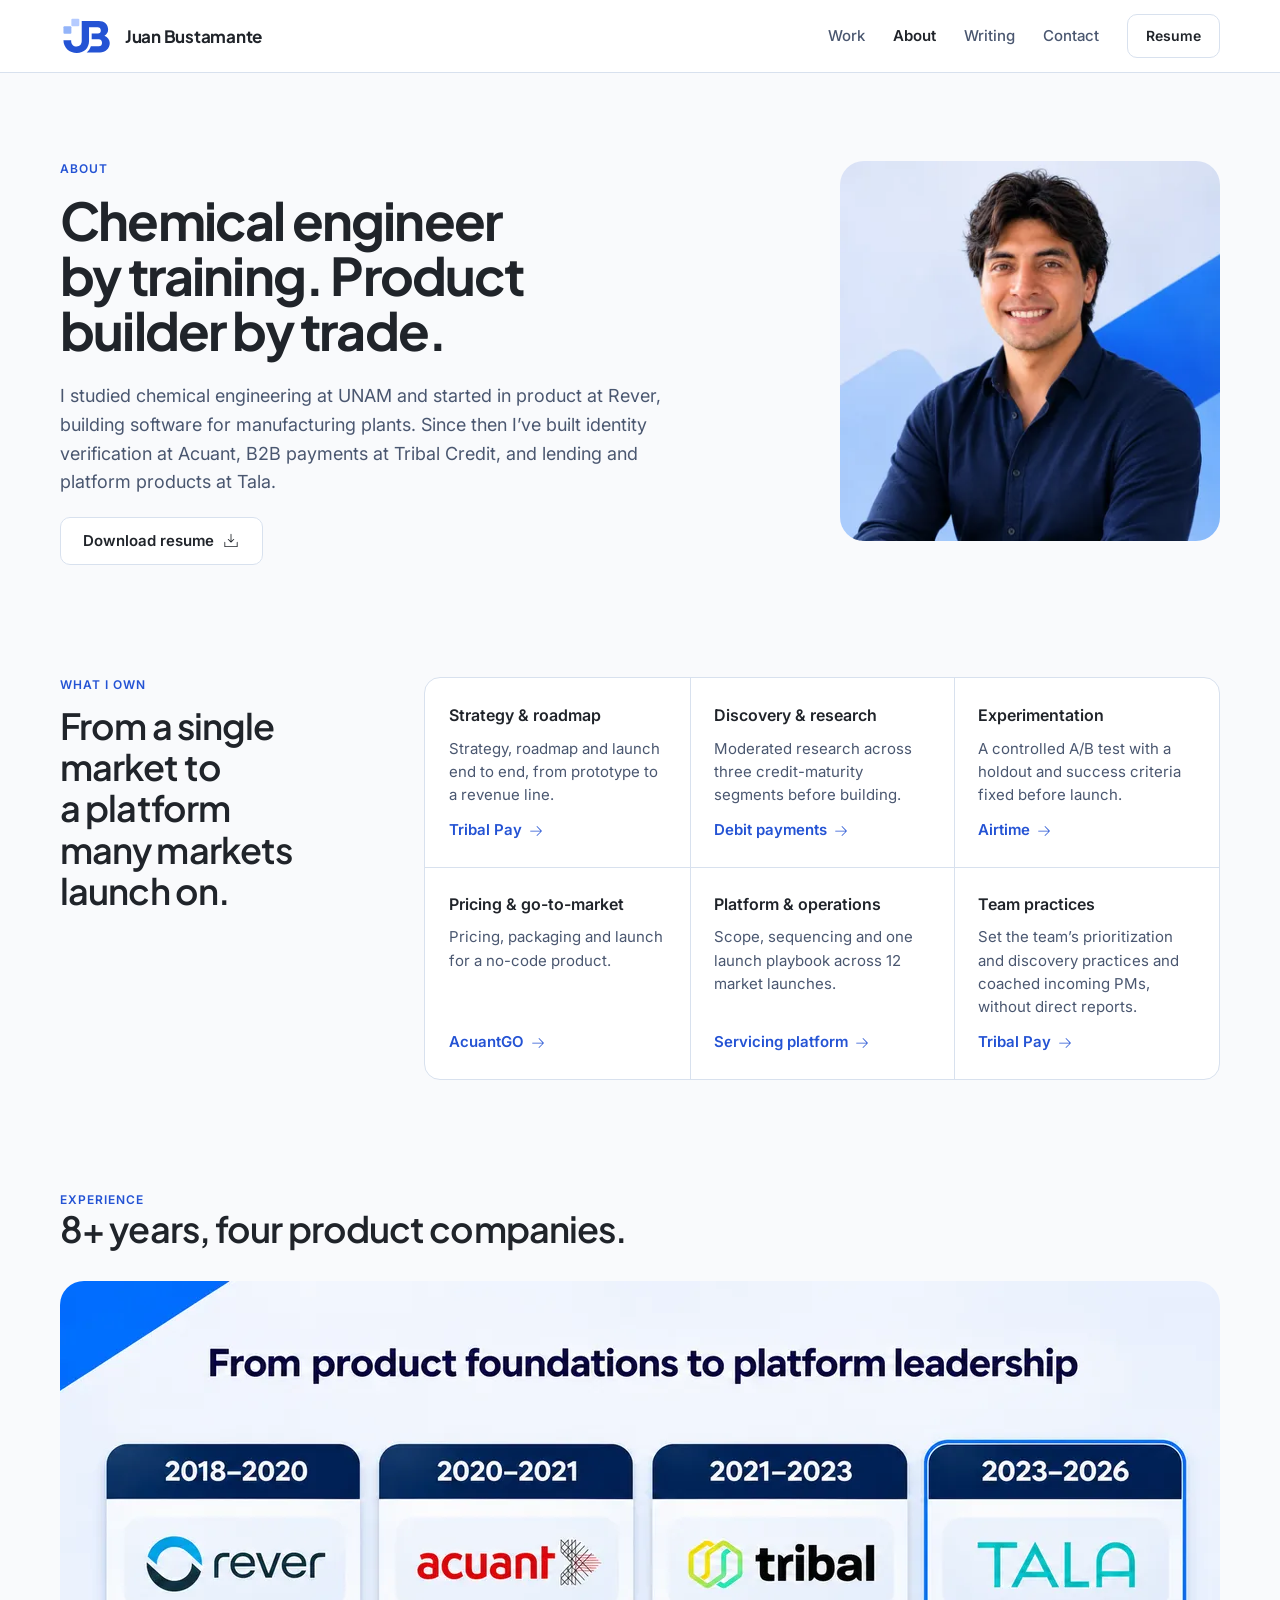
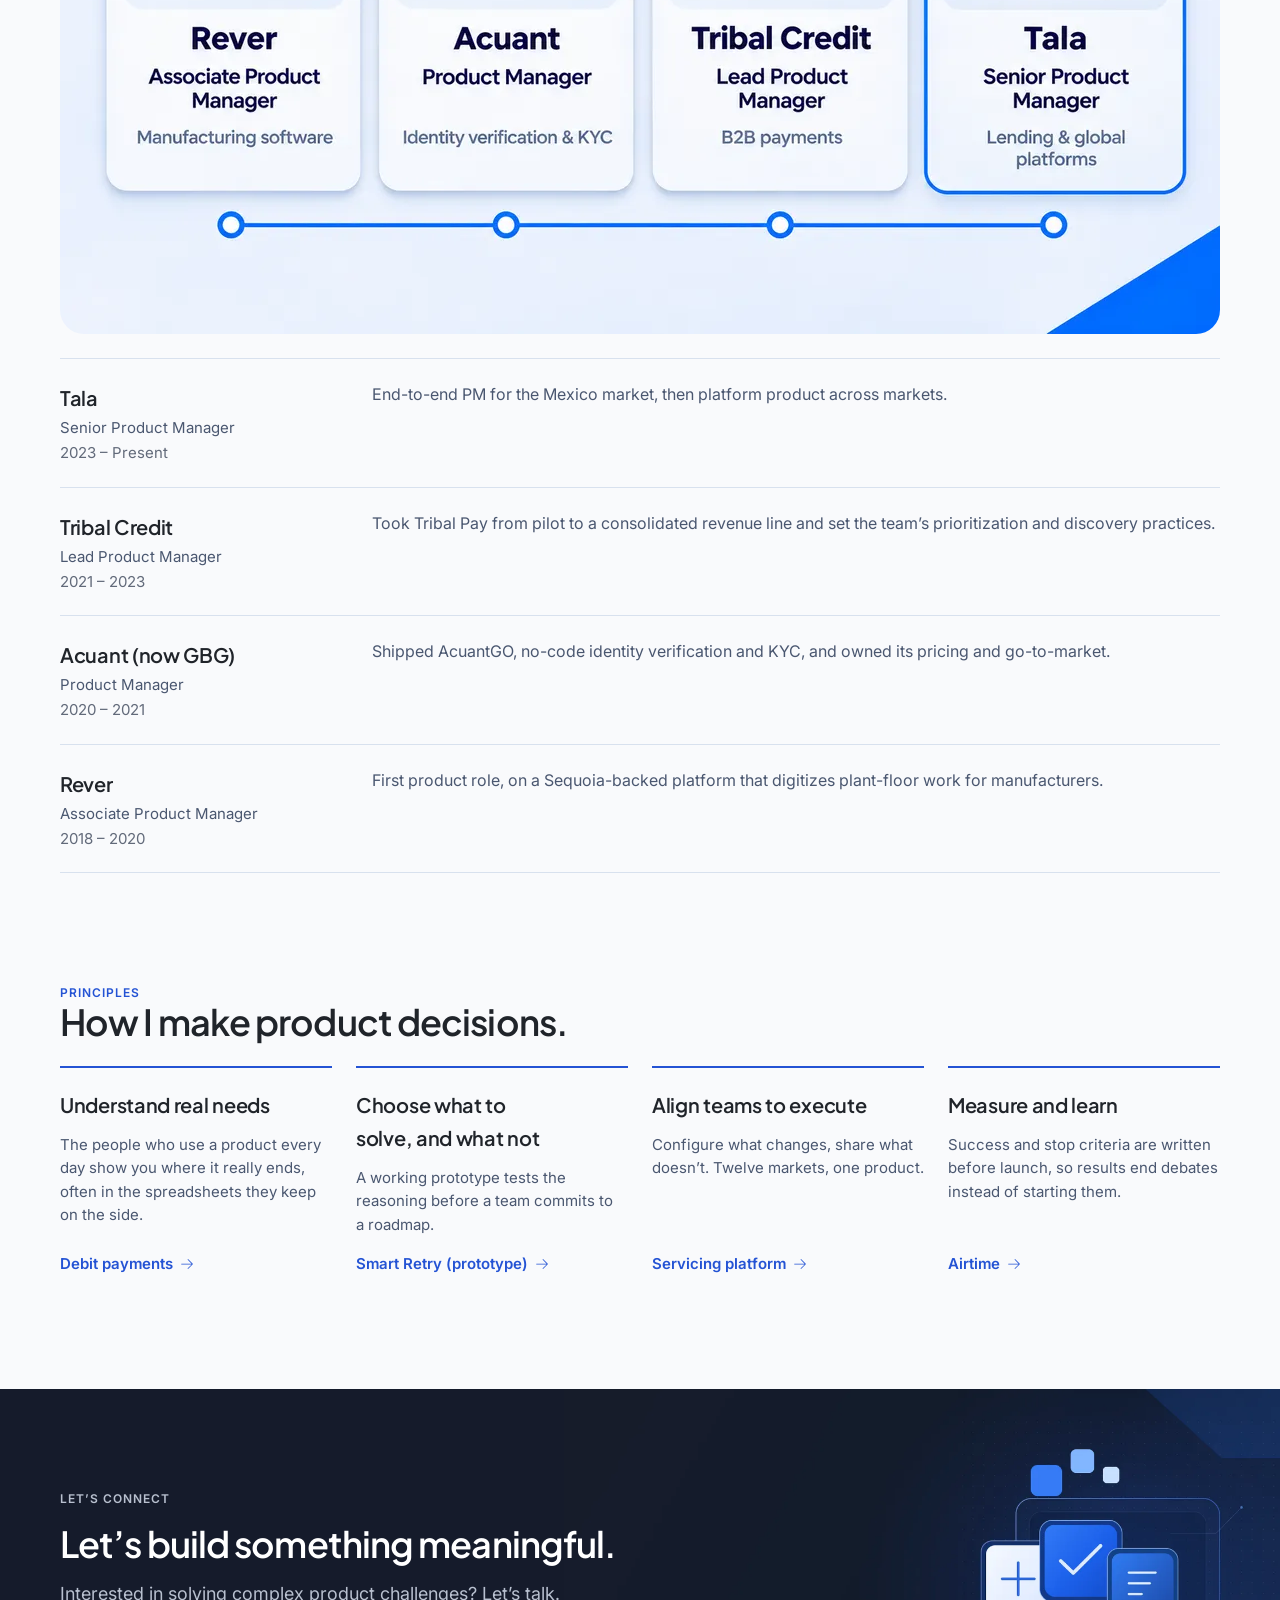
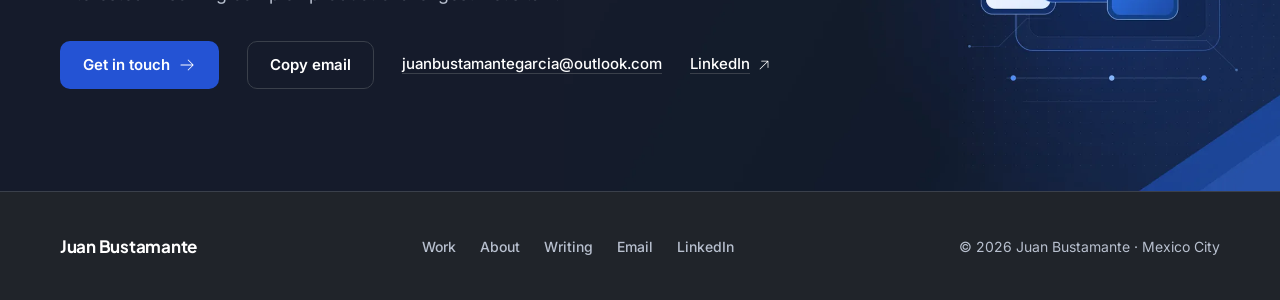
<file: about/index.html>
<!DOCTYPE html><html lang="en"> <head><meta charset="utf-8"><meta name="viewport" content="width=device-width, initial-scale=1"><title>About | Juan Bustamante</title><meta name="description" content="Chemical engineer by training, product builder by trade: 8+ years across identity, B2B payments, lending and multi-market platforms."><link rel="canonical" href="https://juanbustamanteg.github.io/about/"><link rel="icon" type="image/svg+xml" href="/brand/favicon.svg"><link rel="icon" type="image/x-icon" href="/brand/favicon.ico" sizes="any"><link rel="icon" type="image/png" sizes="32x32" href="/brand/favicon_32.png"><link rel="apple-touch-icon" sizes="180x180" href="/brand/apple_touch_icon.png"><meta name="theme-color" content="#f9fafc"><meta property="og:type" content="website"><meta property="og:title" content="About | Juan Bustamante"><meta property="og:description" content="Chemical engineer by training, product builder by trade: 8+ years across identity, B2B payments, lending and multi-market platforms."><meta property="og:url" content="https://juanbustamanteg.github.io/about/"><meta property="og:image" content="https://juanbustamanteg.github.io/assets/backgrounds/og-image.png"><meta property="og:image:width" content="1200"><meta property="og:image:height" content="630"><meta name="twitter:card" content="summary_large_image"><meta name="twitter:title" content="About | Juan Bustamante"><meta name="twitter:description" content="Chemical engineer by training, product builder by trade: 8+ years across identity, B2B payments, lending and multi-market platforms."><meta name="twitter:image" content="https://juanbustamanteg.github.io/assets/backgrounds/og-image.png"><link rel="stylesheet" href="/_astro/about.X6buS5P4.css">
<style>.top[data-astro-cid-kh7btl4r]{display:grid;grid-template-columns:minmax(0,660px) 380px;justify-content:space-between;gap:64px;align-items:start;padding-block:clamp(56px,7vw,88px) 0}.t[data-astro-cid-kh7btl4r]{display:flex;flex-direction:column;gap:16px}.t[data-astro-cid-kh7btl4r] .h1[data-astro-cid-kh7btl4r]{font-size:clamp(34px,3vw + 18px,52px)}.intro[data-astro-cid-kh7btl4r]{display:flex;flex-direction:column;gap:20px;align-items:flex-start;max-width:620px;padding-top:8px}.intro[data-astro-cid-kh7btl4r] .lead[data-astro-cid-kh7btl4r],.portrait[data-astro-cid-kh7btl4r]{margin:0}.portrait[data-astro-cid-kh7btl4r] img[data-astro-cid-kh7btl4r]{width:100%;height:auto;border-radius:var(--radius-feature)}.timeline[data-astro-cid-kh7btl4r]{margin:32px 0 0}.timeline[data-astro-cid-kh7btl4r] img[data-astro-cid-kh7btl4r]{width:100%;height:auto;border-radius:var(--radius-feature)}.own[data-astro-cid-kh7btl4r]{display:grid;grid-template-columns:300px minmax(0,1fr);gap:64px}.own-head[data-astro-cid-kh7btl4r]{display:flex;flex-direction:column;gap:12px}.grid[data-astro-cid-kh7btl4r]{list-style:none;display:grid;grid-template-columns:repeat(3,minmax(0,1fr));margin:0;padding:0;overflow:hidden}.grid[data-astro-cid-kh7btl4r] li[data-astro-cid-kh7btl4r]{display:flex;flex-direction:column;gap:8px;padding:24px;border-right:1px solid var(--color-border);border-bottom:1px solid var(--color-border);margin:0 -1px -1px 0}.gt[data-astro-cid-kh7btl4r]{font-family:var(--font-body);font-size:16px;font-weight:600;letter-spacing:0}.grid[data-astro-cid-kh7btl4r] p[data-astro-cid-kh7btl4r],.principles[data-astro-cid-kh7btl4r] p[data-astro-cid-kh7btl4r],.xp[data-astro-cid-kh7btl4r] p[data-astro-cid-kh7btl4r]{margin:0}.grid[data-astro-cid-kh7btl4r] .link[data-astro-cid-kh7btl4r],.principles[data-astro-cid-kh7btl4r] .link[data-astro-cid-kh7btl4r]{margin-top:auto;padding-top:4px}.xp[data-astro-cid-kh7btl4r]{list-style:none;margin:24px 0 0;padding:0;border-bottom:1px solid var(--color-border)}.xp[data-astro-cid-kh7btl4r] li[data-astro-cid-kh7btl4r]{display:grid;grid-template-columns:280px minmax(0,1fr);gap:32px;padding-block:22px;border-top:1px solid var(--color-border)}.who[data-astro-cid-kh7btl4r]{display:flex;flex-direction:column;gap:2px}.co[data-astro-cid-kh7btl4r]{font-family:var(--font-heading);font-size:20px;font-weight:600;letter-spacing:-.015em;color:var(--color-text-primary)}.per[data-astro-cid-kh7btl4r]{color:var(--color-text-muted)}.note[data-astro-cid-kh7btl4r]{color:var(--color-text-secondary)}.principles[data-astro-cid-kh7btl4r]{list-style:none;display:grid;grid-template-columns:repeat(4,minmax(0,1fr));gap:24px;margin:24px 0 0;padding:0}.principles[data-astro-cid-kh7btl4r] li[data-astro-cid-kh7btl4r]{display:flex;flex-direction:column;gap:12px;padding-top:20px;border-top:2px solid var(--color-brand)}.principles[data-astro-cid-kh7btl4r] .gt[data-astro-cid-kh7btl4r]{font-family:var(--font-heading);font-size:20px;letter-spacing:-.015em}@media(max-width:1024px){.top[data-astro-cid-kh7btl4r],.own[data-astro-cid-kh7btl4r]{grid-template-columns:1fr;gap:24px}.portrait[data-astro-cid-kh7btl4r]{max-width:420px}.principles[data-astro-cid-kh7btl4r]{grid-template-columns:repeat(2,minmax(0,1fr))}}@media(max-width:760px){.grid[data-astro-cid-kh7btl4r],.principles[data-astro-cid-kh7btl4r]{grid-template-columns:1fr}.grid[data-astro-cid-kh7btl4r] li[data-astro-cid-kh7btl4r]{border-right:0}.xp[data-astro-cid-kh7btl4r] li[data-astro-cid-kh7btl4r]{grid-template-columns:1fr;gap:8px}}
</style></head> <body> <a class="sr-only skip" href="#main">Skip to content</a> <header class="hd" style="view-transition-name: site-header" data-astro-cid-3ef6ksr2> <div class="wrap bar" data-astro-cid-3ef6ksr2> <a class="brand" href="/" aria-label="Juan Bustamante, home" data-astro-cid-3ef6ksr2><span class="logo logo-dark" data-astro-cid-tvrurpns> <img class="sym" src="/brand/jb_plataforma_modular.svg" alt="" width="53" height="40" decoding="async" data-astro-cid-tvrurpns> <span class="name" data-astro-cid-tvrurpns>Juan Bustamante</span> </span> </a> <nav class="desk" aria-label="Main" data-astro-cid-3ef6ksr2> <ul data-astro-cid-3ef6ksr2> <li data-astro-cid-3ef6ksr2><a href="/work/" data-astro-cid-3ef6ksr2>Work</a></li><li data-astro-cid-3ef6ksr2><a href="/about/" aria-current="page" data-astro-cid-3ef6ksr2>About</a></li><li data-astro-cid-3ef6ksr2><a href="/writing/" data-astro-cid-3ef6ksr2>Writing</a></li><li data-astro-cid-3ef6ksr2><a href="#contact" data-astro-cid-3ef6ksr2>Contact</a></li> <li data-astro-cid-3ef6ksr2><a class="btn btn-secondary" href="/resume/" data-astro-cid-3ef6ksr2>Resume</a></li> </ul> </nav> <details class="mob" id="mobile-menu" data-astro-cid-3ef6ksr2> <summary aria-label="Open menu" data-astro-cid-3ef6ksr2><span class="bars" aria-hidden="true" data-astro-cid-3ef6ksr2><i data-astro-cid-3ef6ksr2></i><i data-astro-cid-3ef6ksr2></i></span></summary> <nav class="panel" aria-label="Main" data-astro-cid-3ef6ksr2> <a class="item" href="/work/" data-astro-cid-3ef6ksr2>Work<svg width="18" height="18" viewBox="0 0 256 256" fill="currentColor" aria-hidden="true" focusable="false"><path d="M220.24,132.24l-72,72a6,6,0,0,1-8.48-8.48L201.51,134H40a6,6,0,0,1,0-12H201.51L139.76,60.24a6,6,0,0,1,8.48-8.48l72,72A6,6,0,0,1,220.24,132.24Z"/></svg></a><a class="item" href="/about/" aria-current="page" data-astro-cid-3ef6ksr2>About<svg width="18" height="18" viewBox="0 0 256 256" fill="currentColor" aria-hidden="true" focusable="false"><path d="M220.24,132.24l-72,72a6,6,0,0,1-8.48-8.48L201.51,134H40a6,6,0,0,1,0-12H201.51L139.76,60.24a6,6,0,0,1,8.48-8.48l72,72A6,6,0,0,1,220.24,132.24Z"/></svg></a><a class="item" href="/writing/" data-astro-cid-3ef6ksr2>Writing<svg width="18" height="18" viewBox="0 0 256 256" fill="currentColor" aria-hidden="true" focusable="false"><path d="M220.24,132.24l-72,72a6,6,0,0,1-8.48-8.48L201.51,134H40a6,6,0,0,1,0-12H201.51L139.76,60.24a6,6,0,0,1,8.48-8.48l72,72A6,6,0,0,1,220.24,132.24Z"/></svg></a><a class="item" href="#contact" data-astro-cid-3ef6ksr2>Contact<svg width="18" height="18" viewBox="0 0 256 256" fill="currentColor" aria-hidden="true" focusable="false"><path d="M220.24,132.24l-72,72a6,6,0,0,1-8.48-8.48L201.51,134H40a6,6,0,0,1,0-12H201.51L139.76,60.24a6,6,0,0,1,8.48-8.48l72,72A6,6,0,0,1,220.24,132.24Z"/></svg></a> <a class="btn btn-secondary cta" href="/resume/" data-astro-cid-3ef6ksr2>Resume</a> </nav> </details> </div> </header> <script type="module">const e=document.getElementById("mobile-menu");if(e){const t=e.querySelector("summary");document.addEventListener("keydown",n=>{n.key==="Escape"&&e.open&&(e.open=!1,t?.focus())}),e.querySelectorAll("a").forEach(n=>n.addEventListener("click",()=>{e.open=!1})),e.addEventListener("toggle",()=>t?.setAttribute("aria-label",e.open?"Close menu":"Open menu"))}</script>  <main id="main"> <section class="wrap top" data-astro-cid-kh7btl4r> <div class="t" data-astro-cid-kh7btl4r> <p class="eyebrow" data-astro-cid-kh7btl4r>About</p> <h1 class="h1" data-astro-cid-kh7btl4r>Chemical engineer by training. Product builder by trade.</h1> <div class="intro" data-astro-cid-kh7btl4r> <p class="lead" data-astro-cid-kh7btl4r>I studied chemical engineering at UNAM and started in product at Rever, building software for manufacturing plants. Since then I’ve built identity verification at Acuant, B2B payments at Tribal Credit, and lending and platform products at Tala.</p> <a class="btn btn-secondary" href="/Juan-Bustamante-Resume.pdf" download data-astro-cid-kh7btl4r>Download resume <svg width="18" height="18" viewBox="0 0 256 256" fill="currentColor" aria-hidden="true" focusable="false"><path d="M222,144v64a6,6,0,0,1-6,6H40a6,6,0,0,1-6-6V144a6,6,0,0,1,12,0v58H210V144a6,6,0,0,1,12,0Zm-98.24,4.24a6,6,0,0,0,8.48,0l40-40a6,6,0,0,0-8.48-8.48L134,129.51V32a6,6,0,0,0-12,0v97.51L92.24,99.76a6,6,0,0,0-8.48,8.48Z"/></svg></a> </div> </div> <!-- VIS08: retrato aprobado (editado a partir de una foto de Juan). No reemplazar por otro rostro. --> <figure class="portrait" data-astro-cid-kh7btl4r> <img src="/_astro/VIS08.DADwb-q5_2m1Vee.webp" srcset="/_astro/VIS08.DADwb-q5_Z1ewYYF.webp 400w, /_astro/VIS08.DADwb-q5_Z22ccfl.webp 760w" alt="Portrait of Juan Bustamante." sizes="(max-width: 1024px) 100vw, 380px" loading="eager" data-astro-cid-kh7btl4r="true" decoding="async" fetchpriority="auto" width="1254" height="1254"> </figure> </section> <section class="wrap section own" aria-labelledby="own-h" data-astro-cid-kh7btl4r> <div class="own-head" data-astro-cid-kh7btl4r> <p class="eyebrow" data-astro-cid-kh7btl4r>What I own</p> <h2 class="h2" id="own-h" data-astro-cid-kh7btl4r>From a single market to a platform many markets launch on.</h2> </div> <ul class="grid card" data-astro-cid-kh7btl4r> <li data-astro-cid-kh7btl4r><h3 class="gt" data-astro-cid-kh7btl4r>Strategy &amp; roadmap</h3><p class="small" data-astro-cid-kh7btl4r>Strategy, roadmap and launch end to end, from prototype to a revenue line.</p><a class="link" href="/work/tribal-pay/" data-astro-cid-kh7btl4r>Tribal Pay <svg width="16" height="16" viewBox="0 0 256 256" fill="currentColor" aria-hidden="true" focusable="false"><path d="M220.24,132.24l-72,72a6,6,0,0,1-8.48-8.48L201.51,134H40a6,6,0,0,1,0-12H201.51L139.76,60.24a6,6,0,0,1,8.48-8.48l72,72A6,6,0,0,1,220.24,132.24Z"/></svg></a></li><li data-astro-cid-kh7btl4r><h3 class="gt" data-astro-cid-kh7btl4r>Discovery &amp; research</h3><p class="small" data-astro-cid-kh7btl4r>Moderated research across three credit-maturity segments before building.</p><a class="link" href="/work/debit-payments/" data-astro-cid-kh7btl4r>Debit payments <svg width="16" height="16" viewBox="0 0 256 256" fill="currentColor" aria-hidden="true" focusable="false"><path d="M220.24,132.24l-72,72a6,6,0,0,1-8.48-8.48L201.51,134H40a6,6,0,0,1,0-12H201.51L139.76,60.24a6,6,0,0,1,8.48-8.48l72,72A6,6,0,0,1,220.24,132.24Z"/></svg></a></li><li data-astro-cid-kh7btl4r><h3 class="gt" data-astro-cid-kh7btl4r>Experimentation</h3><p class="small" data-astro-cid-kh7btl4r>A controlled A/B test with a holdout and success criteria fixed before launch.</p><a class="link" href="/work/airtime/" data-astro-cid-kh7btl4r>Airtime <svg width="16" height="16" viewBox="0 0 256 256" fill="currentColor" aria-hidden="true" focusable="false"><path d="M220.24,132.24l-72,72a6,6,0,0,1-8.48-8.48L201.51,134H40a6,6,0,0,1,0-12H201.51L139.76,60.24a6,6,0,0,1,8.48-8.48l72,72A6,6,0,0,1,220.24,132.24Z"/></svg></a></li><li data-astro-cid-kh7btl4r><h3 class="gt" data-astro-cid-kh7btl4r>Pricing &amp; go-to-market</h3><p class="small" data-astro-cid-kh7btl4r>Pricing, packaging and launch for a no-code product.</p><a class="link" href="/work/acuantgo/" data-astro-cid-kh7btl4r>AcuantGO <svg width="16" height="16" viewBox="0 0 256 256" fill="currentColor" aria-hidden="true" focusable="false"><path d="M220.24,132.24l-72,72a6,6,0,0,1-8.48-8.48L201.51,134H40a6,6,0,0,1,0-12H201.51L139.76,60.24a6,6,0,0,1,8.48-8.48l72,72A6,6,0,0,1,220.24,132.24Z"/></svg></a></li><li data-astro-cid-kh7btl4r><h3 class="gt" data-astro-cid-kh7btl4r>Platform &amp; operations</h3><p class="small" data-astro-cid-kh7btl4r>Scope, sequencing and one launch playbook across 12 market launches.</p><a class="link" href="/work/servicing-platform/" data-astro-cid-kh7btl4r>Servicing platform <svg width="16" height="16" viewBox="0 0 256 256" fill="currentColor" aria-hidden="true" focusable="false"><path d="M220.24,132.24l-72,72a6,6,0,0,1-8.48-8.48L201.51,134H40a6,6,0,0,1,0-12H201.51L139.76,60.24a6,6,0,0,1,8.48-8.48l72,72A6,6,0,0,1,220.24,132.24Z"/></svg></a></li><li data-astro-cid-kh7btl4r><h3 class="gt" data-astro-cid-kh7btl4r>Team practices</h3><p class="small" data-astro-cid-kh7btl4r>Set the team’s prioritization and discovery practices and coached incoming PMs, without direct reports.</p><a class="link" href="/work/tribal-pay/" data-astro-cid-kh7btl4r>Tribal Pay <svg width="16" height="16" viewBox="0 0 256 256" fill="currentColor" aria-hidden="true" focusable="false"><path d="M220.24,132.24l-72,72a6,6,0,0,1-8.48-8.48L201.51,134H40a6,6,0,0,1,0-12H201.51L139.76,60.24a6,6,0,0,1,8.48-8.48l72,72A6,6,0,0,1,220.24,132.24Z"/></svg></a></li> </ul> </section> <section class="wrap section" aria-labelledby="xp-h" data-astro-cid-kh7btl4r> <p class="eyebrow" data-astro-cid-kh7btl4r>Experience</p> <h2 class="h2" id="xp-h" data-astro-cid-kh7btl4r>8+ years, four product companies.</h2> <!-- VIS09: línea de tiempo con logotipos (versión de Juan, 2026-11-15); el texto de la imagen va en el alt y la lista de abajo es HTML. --> <figure class="timeline" data-astro-cid-kh7btl4r> <img src="/_astro/VIS09.Iu7x5YBQ_1KCzVv.webp" srcset="/_astro/VIS09.Iu7x5YBQ_10PTiW.webp 640w, /_astro/VIS09.Iu7x5YBQ_RRvjU.webp 1160w, /_astro/VIS09.Iu7x5YBQ_Z1SzB30.webp 1600w" alt="Career timeline, from product foundations to platform leadership: Rever, Associate Product Manager, 2018–2020, manufacturing software; Acuant, Product Manager, 2020–2021, identity verification and KYC; Tribal Credit, Lead Product Manager, 2021–2023, B2B payments; Tala, Senior Product Manager, 2023–2026, lending and global platforms. Each company is shown with its logo." sizes="(max-width: 1240px) 100vw, 1160px" loading="lazy" decoding="async" data-astro-cid-kh7btl4r="true" fetchpriority="auto" width="1672" height="941"> </figure> <ol class="xp" data-astro-cid-kh7btl4r> <li data-astro-cid-kh7btl4r> <p class="who" data-astro-cid-kh7btl4r><span class="co" data-astro-cid-kh7btl4r>Tala</span><span class="small" data-astro-cid-kh7btl4r>Senior Product Manager</span><span class="small per" data-astro-cid-kh7btl4r>2023 – Present</span></p> <p class="note" data-astro-cid-kh7btl4r>End-to-end PM for the Mexico market, then platform product across markets.</p> </li><li data-astro-cid-kh7btl4r> <p class="who" data-astro-cid-kh7btl4r><span class="co" data-astro-cid-kh7btl4r>Tribal Credit</span><span class="small" data-astro-cid-kh7btl4r>Lead Product Manager</span><span class="small per" data-astro-cid-kh7btl4r>2021 – 2023</span></p> <p class="note" data-astro-cid-kh7btl4r>Took Tribal Pay from pilot to a consolidated revenue line and set the team’s prioritization and discovery practices.</p> </li><li data-astro-cid-kh7btl4r> <p class="who" data-astro-cid-kh7btl4r><span class="co" data-astro-cid-kh7btl4r>Acuant (now GBG)</span><span class="small" data-astro-cid-kh7btl4r>Product Manager</span><span class="small per" data-astro-cid-kh7btl4r>2020 – 2021</span></p> <p class="note" data-astro-cid-kh7btl4r>Shipped AcuantGO, no-code identity verification and KYC, and owned its pricing and go-to-market.</p> </li><li data-astro-cid-kh7btl4r> <p class="who" data-astro-cid-kh7btl4r><span class="co" data-astro-cid-kh7btl4r>Rever</span><span class="small" data-astro-cid-kh7btl4r>Associate Product Manager</span><span class="small per" data-astro-cid-kh7btl4r>2018 – 2020</span></p> <p class="note" data-astro-cid-kh7btl4r>First product role, on a Sequoia-backed platform that digitizes plant-floor work for manufacturers.</p> </li> </ol> </section> <section class="wrap section" aria-labelledby="pr-h" data-astro-cid-kh7btl4r> <p class="eyebrow" data-astro-cid-kh7btl4r>Principles</p> <h2 class="h2" id="pr-h" data-astro-cid-kh7btl4r>How I make product decisions.</h2> <ol class="principles" data-astro-cid-kh7btl4r> <li data-astro-cid-kh7btl4r><h3 class="gt" data-astro-cid-kh7btl4r>Understand real needs</h3><p class="small" data-astro-cid-kh7btl4r>The people who use a product every day show you where it really ends, often in the spreadsheets they keep on the side.</p><a class="link" href="/work/debit-payments/" data-astro-cid-kh7btl4r>Debit payments <svg width="16" height="16" viewBox="0 0 256 256" fill="currentColor" aria-hidden="true" focusable="false"><path d="M220.24,132.24l-72,72a6,6,0,0,1-8.48-8.48L201.51,134H40a6,6,0,0,1,0-12H201.51L139.76,60.24a6,6,0,0,1,8.48-8.48l72,72A6,6,0,0,1,220.24,132.24Z"/></svg></a></li><li data-astro-cid-kh7btl4r><h3 class="gt" data-astro-cid-kh7btl4r>Choose what to solve, and what not</h3><p class="small" data-astro-cid-kh7btl4r>A working prototype tests the reasoning before a team commits to a roadmap.</p><a class="link" href="/work/smart-retry/" data-astro-cid-kh7btl4r>Smart Retry (prototype) <svg width="16" height="16" viewBox="0 0 256 256" fill="currentColor" aria-hidden="true" focusable="false"><path d="M220.24,132.24l-72,72a6,6,0,0,1-8.48-8.48L201.51,134H40a6,6,0,0,1,0-12H201.51L139.76,60.24a6,6,0,0,1,8.48-8.48l72,72A6,6,0,0,1,220.24,132.24Z"/></svg></a></li><li data-astro-cid-kh7btl4r><h3 class="gt" data-astro-cid-kh7btl4r>Align teams to execute</h3><p class="small" data-astro-cid-kh7btl4r>Configure what changes, share what doesn’t. Twelve markets, one product.</p><a class="link" href="/work/servicing-platform/" data-astro-cid-kh7btl4r>Servicing platform <svg width="16" height="16" viewBox="0 0 256 256" fill="currentColor" aria-hidden="true" focusable="false"><path d="M220.24,132.24l-72,72a6,6,0,0,1-8.48-8.48L201.51,134H40a6,6,0,0,1,0-12H201.51L139.76,60.24a6,6,0,0,1,8.48-8.48l72,72A6,6,0,0,1,220.24,132.24Z"/></svg></a></li><li data-astro-cid-kh7btl4r><h3 class="gt" data-astro-cid-kh7btl4r>Measure and learn</h3><p class="small" data-astro-cid-kh7btl4r>Success and stop criteria are written before launch, so results end debates instead of starting them.</p><a class="link" href="/work/airtime/" data-astro-cid-kh7btl4r>Airtime <svg width="16" height="16" viewBox="0 0 256 256" fill="currentColor" aria-hidden="true" focusable="false"><path d="M220.24,132.24l-72,72a6,6,0,0,1-8.48-8.48L201.51,134H40a6,6,0,0,1,0-12H201.51L139.76,60.24a6,6,0,0,1,8.48-8.48l72,72A6,6,0,0,1,220.24,132.24Z"/></svg></a></li> </ol> </section> <section id="contact" class="contact" aria-labelledby="contact-h" data-astro-cid-xmivup5a> <span class="bg" aria-hidden="true" data-astro-cid-xmivup5a><img src="/_astro/VIS11.BCSpYy_R_oPpw8.webp" width="1280" height="720" alt="" loading="lazy" decoding="async" data-astro-cid-xmivup5a></span> <div class="wrap inner" data-astro-cid-xmivup5a> <p class="eyebrow" data-astro-cid-xmivup5a>Let’s connect</p> <h2 id="contact-h" class="h2" data-astro-cid-xmivup5a>Let’s build something meaningful.</h2> <p class="lead" data-astro-cid-xmivup5a>Interested in solving complex product challenges? Let’s talk.</p> <div class="acts" data-astro-cid-xmivup5a> <a class="btn btn-primary" href="mailto:juanbustamantegarcia@outlook.com" data-astro-cid-xmivup5a>Get in touch <svg width="18" height="18" viewBox="0 0 256 256" fill="currentColor" aria-hidden="true" focusable="false"><path d="M220.24,132.24l-72,72a6,6,0,0,1-8.48-8.48L201.51,134H40a6,6,0,0,1,0-12H201.51L139.76,60.24a6,6,0,0,1,8.48-8.48l72,72A6,6,0,0,1,220.24,132.24Z"/></svg></a> <button type="button" class="btn copy" data-copy="juanbustamantegarcia@outlook.com" data-astro-cid-xmivup5a>Copy email</button> <a class="plain" href="mailto:juanbustamantegarcia@outlook.com" data-astro-cid-xmivup5a>juanbustamantegarcia@outlook.com</a> <a class="plain" href="https://www.linkedin.com/in/productmanagerjuan/" rel="noopener" data-astro-cid-xmivup5a>LinkedIn <svg width="16" height="16" viewBox="0 0 256 256" fill="currentColor" aria-hidden="true" focusable="false"><path d="M198,64V168a6,6,0,0,1-12,0V78.48L68.24,196.24a6,6,0,0,1-8.48-8.48L177.52,70H88a6,6,0,0,1,0-12H192A6,6,0,0,1,198,64Z"/></svg></a> </div> <p class="sr-only" role="status" aria-live="polite" id="copy-status" data-astro-cid-xmivup5a></p> </div> </section> <script type="module">document.querySelectorAll("button[data-copy]").forEach(t=>{t.addEventListener("click",async()=>{const e=document.getElementById("copy-status");try{await navigator.clipboard.writeText(t.dataset.copy??""),t.textContent="Copied",e&&(e.textContent="Email address copied"),setTimeout(()=>{t.textContent="Copy email",e&&(e.textContent="")},2e3)}catch{window.location.href=`mailto:${t.dataset.copy}`}})});</script>  </main> <footer class="ft" data-astro-cid-sz7xmlte> <div class="wrap row" data-astro-cid-sz7xmlte> <a href="/" aria-label="Juan Bustamante, home" data-astro-cid-sz7xmlte><span class="logo logo-light" data-astro-cid-tvrurpns>  <span class="name" data-astro-cid-tvrurpns>Juan Bustamante</span> </span> </a> <nav aria-label="Footer" class="links" data-astro-cid-sz7xmlte> <a href="/work/" data-astro-cid-sz7xmlte>Work</a><a href="/about/" data-astro-cid-sz7xmlte>About</a><a href="/writing/" data-astro-cid-sz7xmlte>Writing</a> <a href="mailto:juanbustamantegarcia@outlook.com" data-astro-cid-sz7xmlte>Email</a><a href="https://www.linkedin.com/in/productmanagerjuan/" rel="noopener" data-astro-cid-sz7xmlte>LinkedIn</a> </nav> <span class="copy" data-astro-cid-sz7xmlte>© 2026 Juan Bustamante · Mexico City</span> </div> </footer>  <script>
      // Movimiento en todo el sitio (mismo sistema que la UX de Elementum, discreto, 240–700 ms):
      // 1) entrada al hacer scroll de encabezados, bloques y listas (cascada corta, tope 6 x 60 ms);
      // 2) imágenes con acercamiento suave; 3) cifras que cuentan hasta su valor; 4) red de seguridad
      // para lo que ya quedó arriba. Sin JS o con prefers-reduced-motion todo queda visible y quieto.
      (function () {
        if (window.matchMedia('(prefers-reduced-motion: reduce)').matches) return;
        var root = document.documentElement;
        root.classList.add('reveal-ready');
        var $ = function (sel) { return [].slice.call(document.querySelectorAll(sel)); };
        // Bloques que suben al entrar (el hero de Home y las tarjetas ya traen su clase).
        var UP = [
          'main .head > *', 'main .top > *', 'main .t > *', 'main .intro > *',
          'main section:not(.hero):not(.contact) > .eyebrow', 'main section:not(.hero) > .h2', 'main section:not(.hero) > h2',
          'main .calls-head > *', 'main .own-head > *', 'main .head.row > *',
          'main .calls > li', 'main .career > li', 'main .grid > li', 'main .xp > li', 'main .principles > li',
          'main .results > li', 'main .exec > div', 'main .evidence > *', 'main .more .col > .eyebrow', 'main .more .col > .h3',
          'main .body .sec', 'main .next', 'main .rel > *', 'main .art > :not(.pc)', 'main .post',
          '.contact .inner > *'
        ].join(',');
        // Imágenes que entran con acercamiento.
        var ZOOM = 'main .visual .cover, main .portrait, main .timeline, main .pc, main .decision-visual';
        $(UP).forEach(function (el) { if (!el.closest('.hero') && !el.classList.contains('reveal-card') && !el.classList.contains('sr-only')) el.classList.add('rv'); });
        $(ZOOM).forEach(function (el) { el.classList.add('rv', 'rv-zoom'); });
        var els = $('.hero .reveal, .reveal-card, .rv');
        // Cifras: cuentan desde 0 respetando prefijo, decimales y sufijo (~6×, +20%, 3.4×, 8 mo.).
        function contar(el) {
          var m = el.textContent.trim().match(/^([^0-9]*)([0-9]+(?:\.[0-9]+)?)(.*)$/);
          if (!m) return;
          var fin = parseFloat(m[2]), dec = (m[2].split('.')[1] || '').length, t0 = null, dur = 700, txt = el.textContent;
          el.setAttribute('aria-label', txt.trim());
          function paso(t) {
            if (t0 === null) t0 = t;
            var k = Math.min(1, (t - t0) / dur), e = 1 - Math.pow(1 - k, 3);
            el.textContent = m[1] + (fin * e).toFixed(dec) + m[3];
            if (k < 1) requestAnimationFrame(paso); else el.textContent = txt;
          }
          requestAnimationFrame(paso);
        }
        var figs = $('main .fig');
        if (!('IntersectionObserver' in window)) { els.forEach(function (el) { el.classList.add('in'); }); return; }
        var io = new IntersectionObserver(function (entries) {
          var k = 0;
          entries.forEach(function (e) {
            if (!e.isIntersecting) return;
            var t = e.target;
            if (!t.closest('.hero')) { t.style.setProperty('--d', (Math.min(k, 6) * 0.06) + 's'); k++; }
            t.classList.add('in'); io.unobserve(t);
          });
        }, { rootMargin: '0px 0px -8% 0px', threshold: 0.12 });
        els.forEach(function (el) { io.observe(el); });
        var iof = new IntersectionObserver(function (entries) {
          entries.forEach(function (e) { if (e.isIntersecting) { contar(e.target); iof.unobserve(e.target); } });
        }, { threshold: 0.6 });
        figs.forEach(function (el) { iof.observe(el); });
        var pend = false;
        function arriba() { pend = false; els.forEach(function (el) { if (el.classList.contains('in') || el.getBoundingClientRect().bottom > 0) return; el.style.animation = 'none'; el.classList.add('in'); io.unobserve(el); }); }
        window.addEventListener('scroll', function () { if (!pend) { pend = true; requestAnimationFrame(arriba); } }, { passive: true });
        window.addEventListener('pageshow', arriba);
      })();
    </script> </body> </html>
</file>
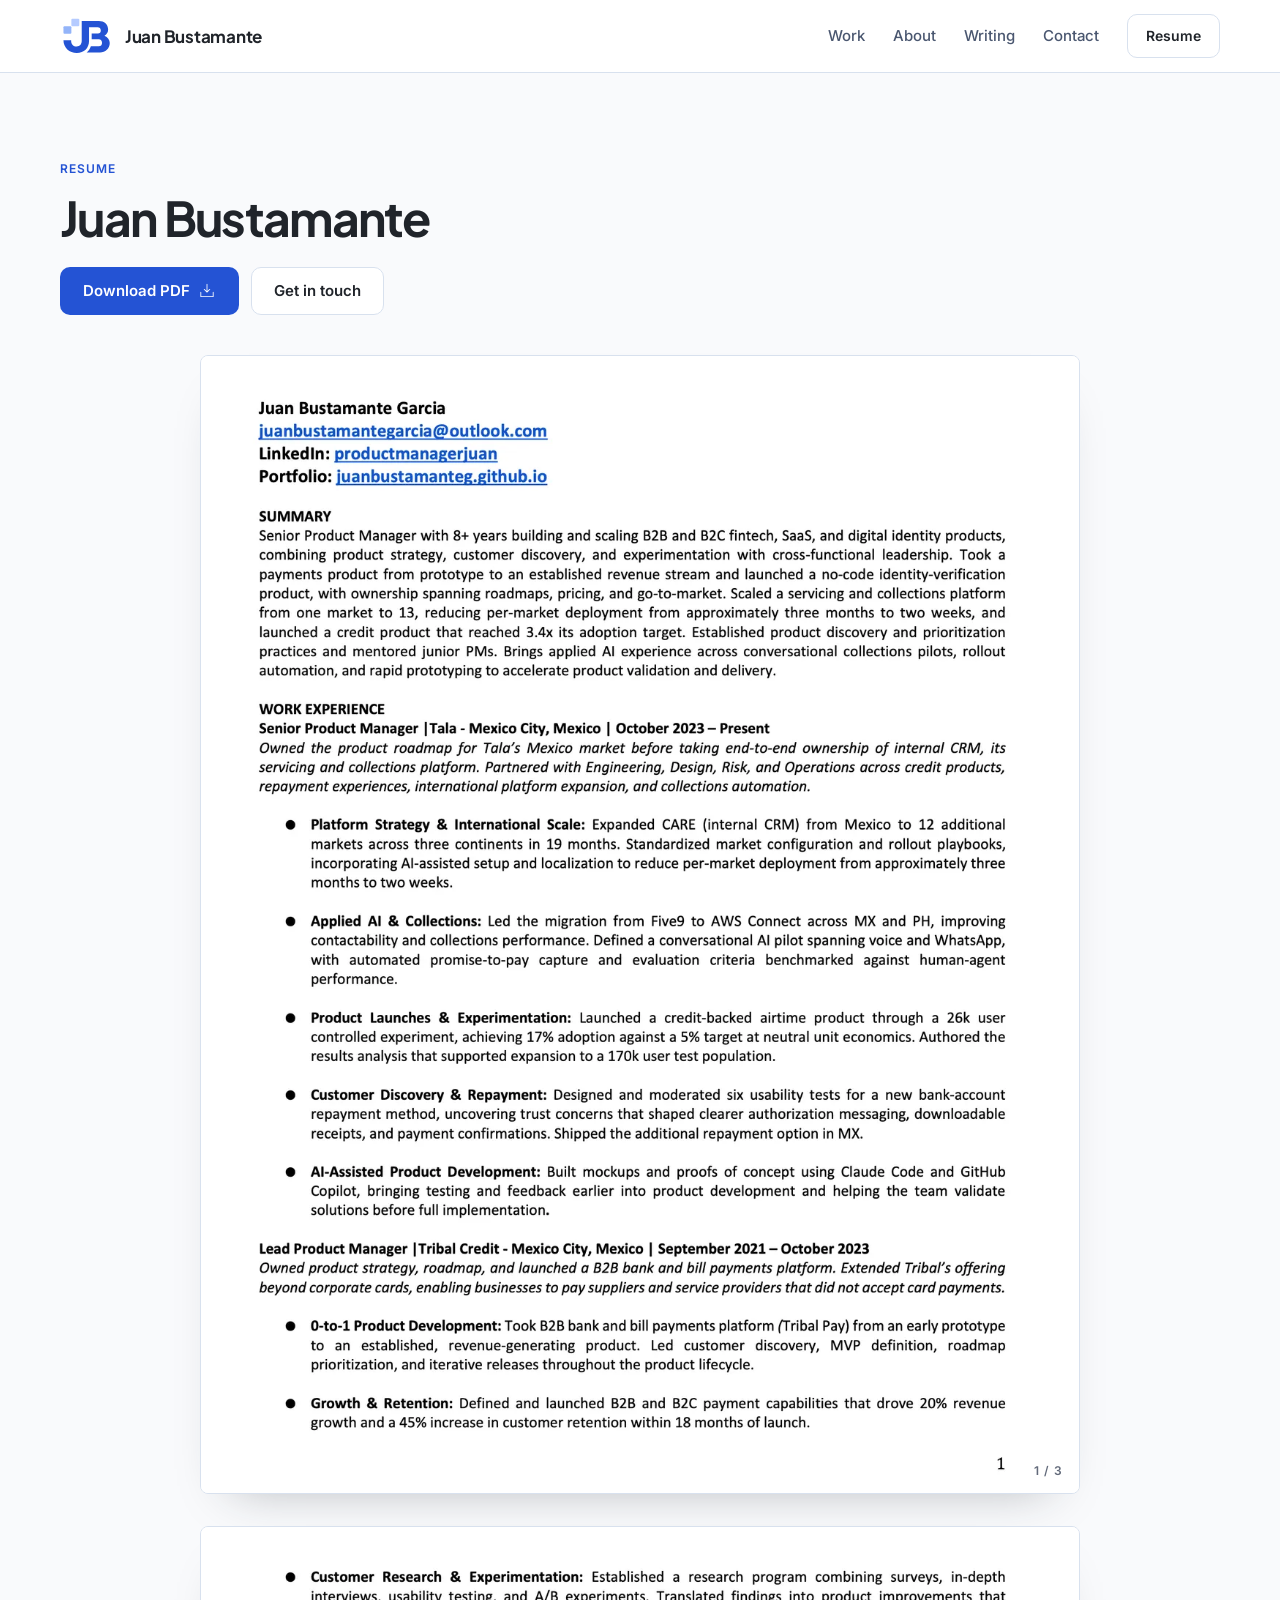
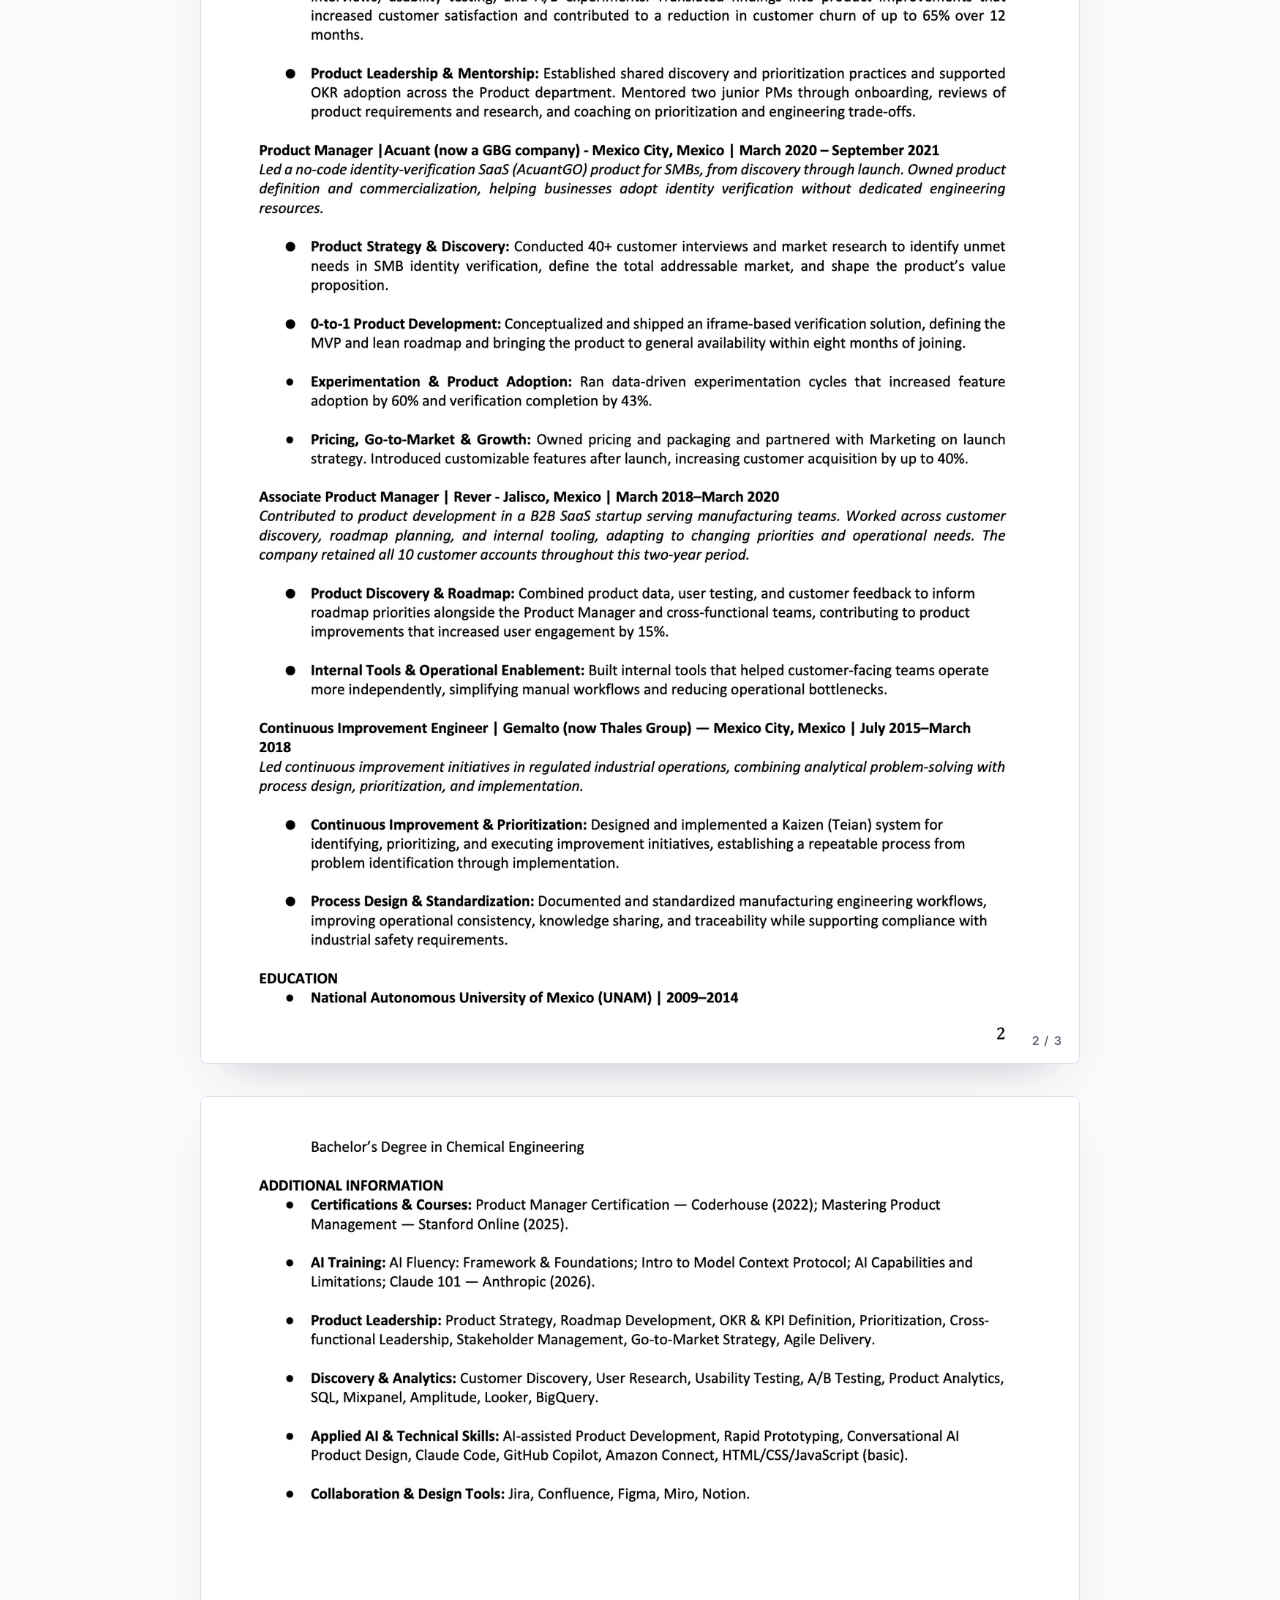
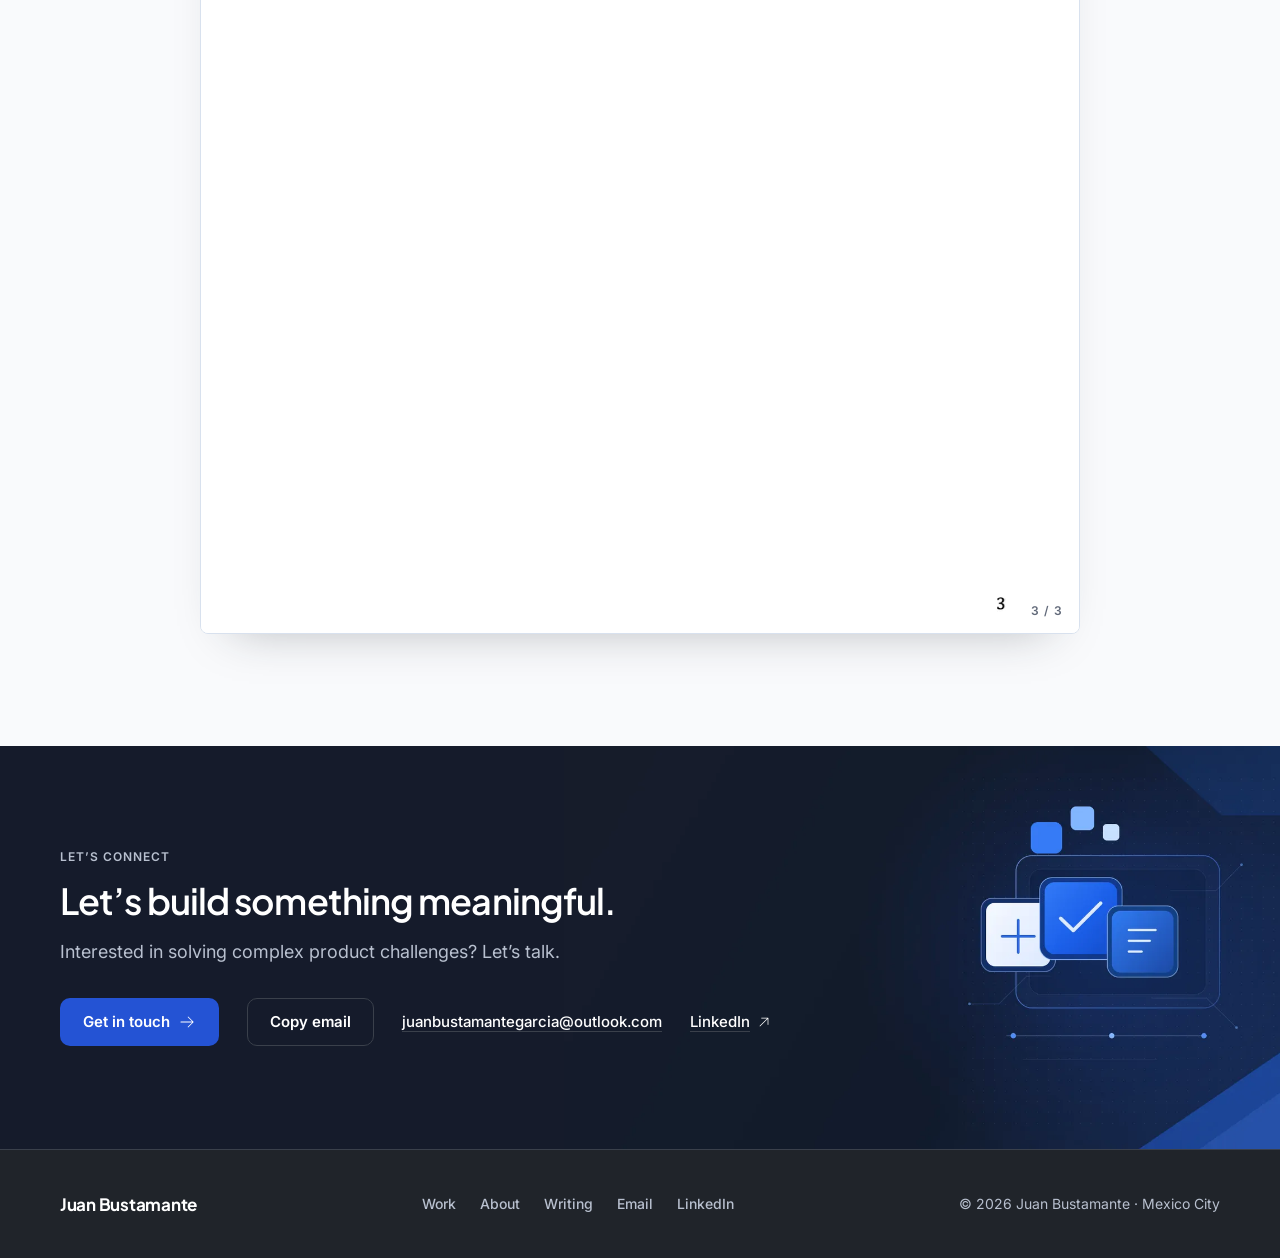
<file: resume/index.html>
<!DOCTYPE html><html lang="en"> <head><meta charset="utf-8"><meta name="viewport" content="width=device-width, initial-scale=1"><title>Resume | Juan Bustamante</title><meta name="description" content="Resume of Juan Bustamante, Senior Product Manager."><link rel="canonical" href="https://juanbustamanteg.github.io/resume/"><link rel="icon" type="image/svg+xml" href="/brand/favicon.svg"><link rel="icon" type="image/x-icon" href="/brand/favicon.ico" sizes="any"><link rel="icon" type="image/png" sizes="32x32" href="/brand/favicon_32.png"><link rel="apple-touch-icon" sizes="180x180" href="/brand/apple_touch_icon.png"><meta name="theme-color" content="#f9fafc"><meta property="og:type" content="website"><meta property="og:title" content="Resume | Juan Bustamante"><meta property="og:description" content="Resume of Juan Bustamante, Senior Product Manager."><meta property="og:url" content="https://juanbustamanteg.github.io/resume/"><meta property="og:image" content="https://juanbustamanteg.github.io/assets/backgrounds/og-image.png"><meta property="og:image:width" content="1200"><meta property="og:image:height" content="630"><meta name="twitter:card" content="summary_large_image"><meta name="twitter:title" content="Resume | Juan Bustamante"><meta name="twitter:description" content="Resume of Juan Bustamante, Senior Product Manager."><meta name="twitter:image" content="https://juanbustamanteg.github.io/assets/backgrounds/og-image.png"><link rel="stylesheet" href="/_astro/about.X6buS5P4.css">
<style>.head[data-astro-cid-ruvg6z4q]{display:flex;flex-direction:column;gap:16px;padding-block:clamp(56px,7vw,88px) 40px}.head[data-astro-cid-ruvg6z4q] .h1[data-astro-cid-ruvg6z4q]{font-size:clamp(34px,3vw + 18px,48px)}.acts[data-astro-cid-ruvg6z4q]{display:flex;flex-wrap:wrap;gap:12px;padding-top:8px}.pages[data-astro-cid-ruvg6z4q]{list-style:none;display:flex;flex-direction:column;align-items:center;gap:32px;margin:0;padding:0}.sheet[data-astro-cid-ruvg6z4q]{position:relative;width:100%;max-width:880px;background:#fff;border:1px solid var(--color-border);border-radius:8px;overflow:hidden;box-shadow:0 24px 48px -32px #20242a59}.sheet[data-astro-cid-ruvg6z4q] img[data-astro-cid-ruvg6z4q]{width:100%;height:auto}.pn[data-astro-cid-ruvg6z4q]{position:absolute;right:16px;bottom:12px}
</style></head> <body> <a class="sr-only skip" href="#main">Skip to content</a> <header class="hd" style="view-transition-name: site-header" data-astro-cid-3ef6ksr2> <div class="wrap bar" data-astro-cid-3ef6ksr2> <a class="brand" href="/" aria-label="Juan Bustamante, home" data-astro-cid-3ef6ksr2><span class="logo logo-dark" data-astro-cid-tvrurpns> <img class="sym" src="/brand/jb_plataforma_modular.svg" alt="" width="53" height="40" decoding="async" data-astro-cid-tvrurpns> <span class="name" data-astro-cid-tvrurpns>Juan Bustamante</span> </span> </a> <nav class="desk" aria-label="Main" data-astro-cid-3ef6ksr2> <ul data-astro-cid-3ef6ksr2> <li data-astro-cid-3ef6ksr2><a href="/work/" data-astro-cid-3ef6ksr2>Work</a></li><li data-astro-cid-3ef6ksr2><a href="/about/" data-astro-cid-3ef6ksr2>About</a></li><li data-astro-cid-3ef6ksr2><a href="/writing/" data-astro-cid-3ef6ksr2>Writing</a></li><li data-astro-cid-3ef6ksr2><a href="#contact" data-astro-cid-3ef6ksr2>Contact</a></li> <li data-astro-cid-3ef6ksr2><a class="btn btn-secondary" href="/resume/" aria-current="page" data-astro-cid-3ef6ksr2>Resume</a></li> </ul> </nav> <details class="mob" id="mobile-menu" data-astro-cid-3ef6ksr2> <summary aria-label="Open menu" data-astro-cid-3ef6ksr2><span class="bars" aria-hidden="true" data-astro-cid-3ef6ksr2><i data-astro-cid-3ef6ksr2></i><i data-astro-cid-3ef6ksr2></i></span></summary> <nav class="panel" aria-label="Main" data-astro-cid-3ef6ksr2> <a class="item" href="/work/" data-astro-cid-3ef6ksr2>Work<svg width="18" height="18" viewBox="0 0 256 256" fill="currentColor" aria-hidden="true" focusable="false"><path d="M220.24,132.24l-72,72a6,6,0,0,1-8.48-8.48L201.51,134H40a6,6,0,0,1,0-12H201.51L139.76,60.24a6,6,0,0,1,8.48-8.48l72,72A6,6,0,0,1,220.24,132.24Z"/></svg></a><a class="item" href="/about/" data-astro-cid-3ef6ksr2>About<svg width="18" height="18" viewBox="0 0 256 256" fill="currentColor" aria-hidden="true" focusable="false"><path d="M220.24,132.24l-72,72a6,6,0,0,1-8.48-8.48L201.51,134H40a6,6,0,0,1,0-12H201.51L139.76,60.24a6,6,0,0,1,8.48-8.48l72,72A6,6,0,0,1,220.24,132.24Z"/></svg></a><a class="item" href="/writing/" data-astro-cid-3ef6ksr2>Writing<svg width="18" height="18" viewBox="0 0 256 256" fill="currentColor" aria-hidden="true" focusable="false"><path d="M220.24,132.24l-72,72a6,6,0,0,1-8.48-8.48L201.51,134H40a6,6,0,0,1,0-12H201.51L139.76,60.24a6,6,0,0,1,8.48-8.48l72,72A6,6,0,0,1,220.24,132.24Z"/></svg></a><a class="item" href="#contact" data-astro-cid-3ef6ksr2>Contact<svg width="18" height="18" viewBox="0 0 256 256" fill="currentColor" aria-hidden="true" focusable="false"><path d="M220.24,132.24l-72,72a6,6,0,0,1-8.48-8.48L201.51,134H40a6,6,0,0,1,0-12H201.51L139.76,60.24a6,6,0,0,1,8.48-8.48l72,72A6,6,0,0,1,220.24,132.24Z"/></svg></a> <a class="btn btn-secondary cta" href="/resume/" data-astro-cid-3ef6ksr2>Resume</a> </nav> </details> </div> </header> <script type="module">const e=document.getElementById("mobile-menu");if(e){const t=e.querySelector("summary");document.addEventListener("keydown",n=>{n.key==="Escape"&&e.open&&(e.open=!1,t?.focus())}),e.querySelectorAll("a").forEach(n=>n.addEventListener("click",()=>{e.open=!1})),e.addEventListener("toggle",()=>t?.setAttribute("aria-label",e.open?"Close menu":"Open menu"))}</script>  <main id="main"> <section class="wrap head" data-astro-cid-ruvg6z4q> <p class="eyebrow" data-astro-cid-ruvg6z4q>Resume</p> <h1 class="h1" data-astro-cid-ruvg6z4q>Juan Bustamante</h1> <div class="acts" data-astro-cid-ruvg6z4q> <a class="btn btn-primary" href="/Juan-Bustamante-Resume.pdf" download data-astro-cid-ruvg6z4q>Download PDF <svg width="18" height="18" viewBox="0 0 256 256" fill="currentColor" aria-hidden="true" focusable="false"><path d="M222,144v64a6,6,0,0,1-6,6H40a6,6,0,0,1-6-6V144a6,6,0,0,1,12,0v58H210V144a6,6,0,0,1,12,0Zm-98.24,4.24a6,6,0,0,0,8.48,0l40-40a6,6,0,0,0-8.48-8.48L134,129.51V32a6,6,0,0,0-12,0v97.51L92.24,99.76a6,6,0,0,0-8.48,8.48Z"/></svg></a> <a class="btn btn-secondary" href="#contact" data-astro-cid-ruvg6z4q>Get in touch</a> </div> </section> <section class="wrap" aria-label="Resume pages" data-astro-cid-ruvg6z4q> <ol class="pages" data-astro-cid-ruvg6z4q> <li class="sheet" data-astro-cid-ruvg6z4q> <img src="/_astro/resume-p1._h8cZ2BO_Z2iPyAS.webp" srcset="/_astro/resume-p1._h8cZ2BO_IPXnF.webp 800w, /_astro/resume-p1._h8cZ2BO_XJppk.webp 1200w, /_astro/resume-p1._h8cZ2BO_Z2iPyAS.webp 1700w" alt="Resume, page 1 of 3. The full text is in the downloadable PDF." sizes="(max-width: 960px) 100vw, 880px" loading="eager" decoding="async" data-astro-cid-ruvg6z4q="true" fetchpriority="auto" width="1700" height="2200"> <span class="pn label" aria-hidden="true" data-astro-cid-ruvg6z4q>1 / 3</span> </li><li class="sheet" data-astro-cid-ruvg6z4q> <img src="/_astro/resume-p2.DwVB_G4X_Z2mds1e.webp" srcset="/_astro/resume-p2.DwVB_G4X_IJkeY.webp 800w, /_astro/resume-p2.DwVB_G4X_UmvYY.webp 1200w, /_astro/resume-p2.DwVB_G4X_Z2mds1e.webp 1700w" alt="Resume, page 2 of 3. The full text is in the downloadable PDF." sizes="(max-width: 960px) 100vw, 880px" loading="lazy" decoding="async" data-astro-cid-ruvg6z4q="true" fetchpriority="auto" width="1700" height="2200"> <span class="pn label" aria-hidden="true" data-astro-cid-ruvg6z4q>2 / 3</span> </li><li class="sheet" data-astro-cid-ruvg6z4q> <img src="/_astro/resume-p3.Bq2JCady_ZDljf8.webp" srcset="/_astro/resume-p3.Bq2JCady_Z2u08Lc.webp 800w, /_astro/resume-p3.Bq2JCady_Z2qWt2Q.webp 1200w, /_astro/resume-p3.Bq2JCady_ZDljf8.webp 1700w" alt="Resume, page 3 of 3. The full text is in the downloadable PDF." sizes="(max-width: 960px) 100vw, 880px" loading="lazy" decoding="async" data-astro-cid-ruvg6z4q="true" fetchpriority="auto" width="1700" height="2200"> <span class="pn label" aria-hidden="true" data-astro-cid-ruvg6z4q>3 / 3</span> </li> </ol> </section> <section id="contact" class="contact" aria-labelledby="contact-h" data-astro-cid-xmivup5a> <span class="bg" aria-hidden="true" data-astro-cid-xmivup5a><img src="/_astro/VIS11.BCSpYy_R_oPpw8.webp" width="1280" height="720" alt="" loading="lazy" decoding="async" data-astro-cid-xmivup5a></span> <div class="wrap inner" data-astro-cid-xmivup5a> <p class="eyebrow" data-astro-cid-xmivup5a>Let’s connect</p> <h2 id="contact-h" class="h2" data-astro-cid-xmivup5a>Let’s build something meaningful.</h2> <p class="lead" data-astro-cid-xmivup5a>Interested in solving complex product challenges? Let’s talk.</p> <div class="acts" data-astro-cid-xmivup5a> <a class="btn btn-primary" href="mailto:juanbustamantegarcia@outlook.com" data-astro-cid-xmivup5a>Get in touch <svg width="18" height="18" viewBox="0 0 256 256" fill="currentColor" aria-hidden="true" focusable="false"><path d="M220.24,132.24l-72,72a6,6,0,0,1-8.48-8.48L201.51,134H40a6,6,0,0,1,0-12H201.51L139.76,60.24a6,6,0,0,1,8.48-8.48l72,72A6,6,0,0,1,220.24,132.24Z"/></svg></a> <button type="button" class="btn copy" data-copy="juanbustamantegarcia@outlook.com" data-astro-cid-xmivup5a>Copy email</button> <a class="plain" href="mailto:juanbustamantegarcia@outlook.com" data-astro-cid-xmivup5a>juanbustamantegarcia@outlook.com</a> <a class="plain" href="https://www.linkedin.com/in/productmanagerjuan/" rel="noopener" data-astro-cid-xmivup5a>LinkedIn <svg width="16" height="16" viewBox="0 0 256 256" fill="currentColor" aria-hidden="true" focusable="false"><path d="M198,64V168a6,6,0,0,1-12,0V78.48L68.24,196.24a6,6,0,0,1-8.48-8.48L177.52,70H88a6,6,0,0,1,0-12H192A6,6,0,0,1,198,64Z"/></svg></a> </div> <p class="sr-only" role="status" aria-live="polite" id="copy-status" data-astro-cid-xmivup5a></p> </div> </section> <script type="module">document.querySelectorAll("button[data-copy]").forEach(t=>{t.addEventListener("click",async()=>{const e=document.getElementById("copy-status");try{await navigator.clipboard.writeText(t.dataset.copy??""),t.textContent="Copied",e&&(e.textContent="Email address copied"),setTimeout(()=>{t.textContent="Copy email",e&&(e.textContent="")},2e3)}catch{window.location.href=`mailto:${t.dataset.copy}`}})});</script>  </main> <footer class="ft" data-astro-cid-sz7xmlte> <div class="wrap row" data-astro-cid-sz7xmlte> <a href="/" aria-label="Juan Bustamante, home" data-astro-cid-sz7xmlte><span class="logo logo-light" data-astro-cid-tvrurpns>  <span class="name" data-astro-cid-tvrurpns>Juan Bustamante</span> </span> </a> <nav aria-label="Footer" class="links" data-astro-cid-sz7xmlte> <a href="/work/" data-astro-cid-sz7xmlte>Work</a><a href="/about/" data-astro-cid-sz7xmlte>About</a><a href="/writing/" data-astro-cid-sz7xmlte>Writing</a> <a href="mailto:juanbustamantegarcia@outlook.com" data-astro-cid-sz7xmlte>Email</a><a href="https://www.linkedin.com/in/productmanagerjuan/" rel="noopener" data-astro-cid-sz7xmlte>LinkedIn</a> </nav> <span class="copy" data-astro-cid-sz7xmlte>© 2026 Juan Bustamante · Mexico City</span> </div> </footer>  <script>
      // Movimiento en todo el sitio (mismo sistema que la UX de Elementum, discreto, 240–700 ms):
      // 1) entrada al hacer scroll de encabezados, bloques y listas (cascada corta, tope 6 x 60 ms);
      // 2) imágenes con acercamiento suave; 3) cifras que cuentan hasta su valor; 4) red de seguridad
      // para lo que ya quedó arriba. Sin JS o con prefers-reduced-motion todo queda visible y quieto.
      (function () {
        if (window.matchMedia('(prefers-reduced-motion: reduce)').matches) return;
        var root = document.documentElement;
        root.classList.add('reveal-ready');
        var $ = function (sel) { return [].slice.call(document.querySelectorAll(sel)); };
        // Bloques que suben al entrar (el hero de Home y las tarjetas ya traen su clase).
        var UP = [
          'main .head > *', 'main .top > *', 'main .t > *', 'main .intro > *',
          'main section:not(.hero):not(.contact) > .eyebrow', 'main section:not(.hero) > .h2', 'main section:not(.hero) > h2',
          'main .calls-head > *', 'main .own-head > *', 'main .head.row > *',
          'main .calls > li', 'main .career > li', 'main .grid > li', 'main .xp > li', 'main .principles > li',
          'main .results > li', 'main .exec > div', 'main .evidence > *', 'main .more .col > .eyebrow', 'main .more .col > .h3',
          'main .body .sec', 'main .next', 'main .rel > *', 'main .art > :not(.pc)', 'main .post',
          '.contact .inner > *'
        ].join(',');
        // Imágenes que entran con acercamiento.
        var ZOOM = 'main .visual .cover, main .portrait, main .timeline, main .pc, main .decision-visual';
        $(UP).forEach(function (el) { if (!el.closest('.hero') && !el.classList.contains('reveal-card') && !el.classList.contains('sr-only')) el.classList.add('rv'); });
        $(ZOOM).forEach(function (el) { el.classList.add('rv', 'rv-zoom'); });
        var els = $('.hero .reveal, .reveal-card, .rv');
        // Cifras: cuentan desde 0 respetando prefijo, decimales y sufijo (~6×, +20%, 3.4×, 8 mo.).
        function contar(el) {
          var m = el.textContent.trim().match(/^([^0-9]*)([0-9]+(?:\.[0-9]+)?)(.*)$/);
          if (!m) return;
          var fin = parseFloat(m[2]), dec = (m[2].split('.')[1] || '').length, t0 = null, dur = 700, txt = el.textContent;
          el.setAttribute('aria-label', txt.trim());
          function paso(t) {
            if (t0 === null) t0 = t;
            var k = Math.min(1, (t - t0) / dur), e = 1 - Math.pow(1 - k, 3);
            el.textContent = m[1] + (fin * e).toFixed(dec) + m[3];
            if (k < 1) requestAnimationFrame(paso); else el.textContent = txt;
          }
          requestAnimationFrame(paso);
        }
        var figs = $('main .fig');
        if (!('IntersectionObserver' in window)) { els.forEach(function (el) { el.classList.add('in'); }); return; }
        var io = new IntersectionObserver(function (entries) {
          var k = 0;
          entries.forEach(function (e) {
            if (!e.isIntersecting) return;
            var t = e.target;
            if (!t.closest('.hero')) { t.style.setProperty('--d', (Math.min(k, 6) * 0.06) + 's'); k++; }
            t.classList.add('in'); io.unobserve(t);
          });
        }, { rootMargin: '0px 0px -8% 0px', threshold: 0.12 });
        els.forEach(function (el) { io.observe(el); });
        var iof = new IntersectionObserver(function (entries) {
          entries.forEach(function (e) { if (e.isIntersecting) { contar(e.target); iof.unobserve(e.target); } });
        }, { threshold: 0.6 });
        figs.forEach(function (el) { iof.observe(el); });
        var pend = false;
        function arriba() { pend = false; els.forEach(function (el) { if (el.classList.contains('in') || el.getBoundingClientRect().bottom > 0) return; el.style.animation = 'none'; el.classList.add('in'); io.unobserve(el); }); }
        window.addEventListener('scroll', function () { if (!pend) { pend = true; requestAnimationFrame(arriba); } }, { passive: true });
        window.addEventListener('pageshow', arriba);
      })();
    </script> </body> </html>
</file>
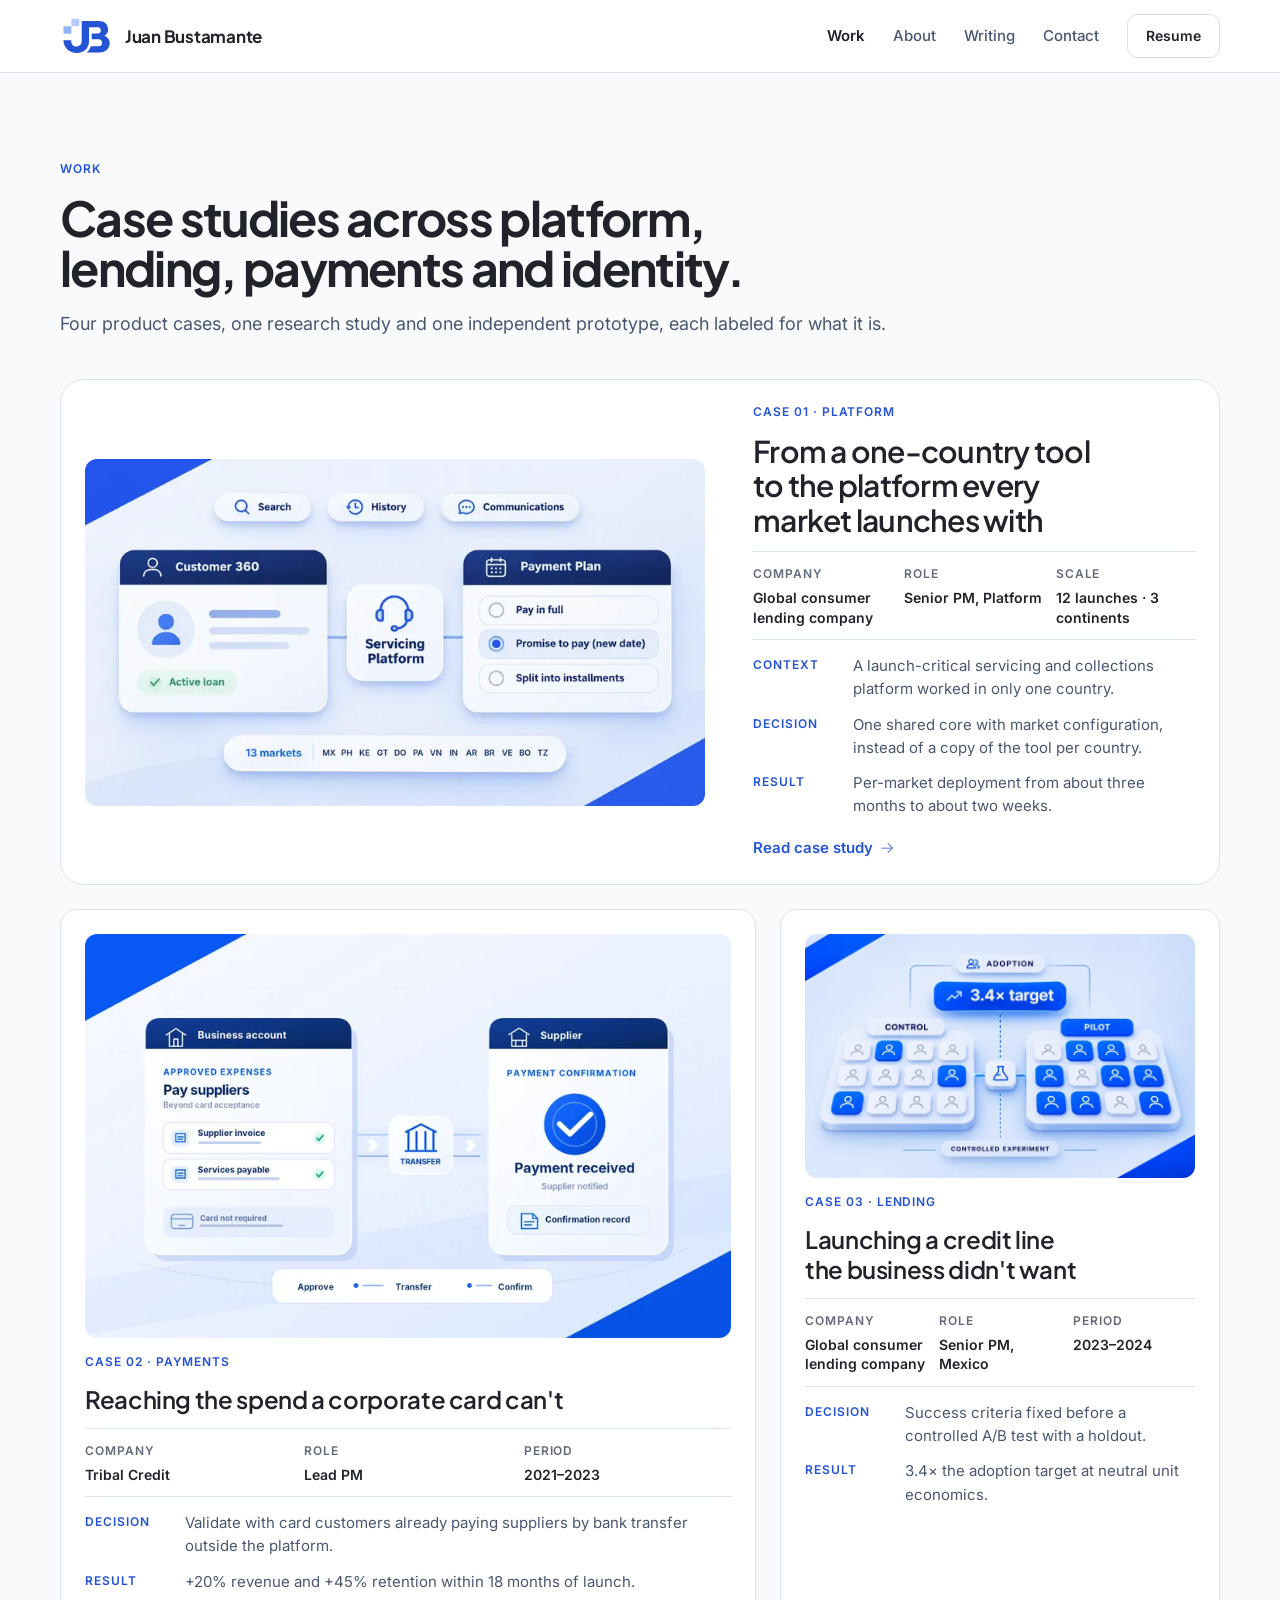
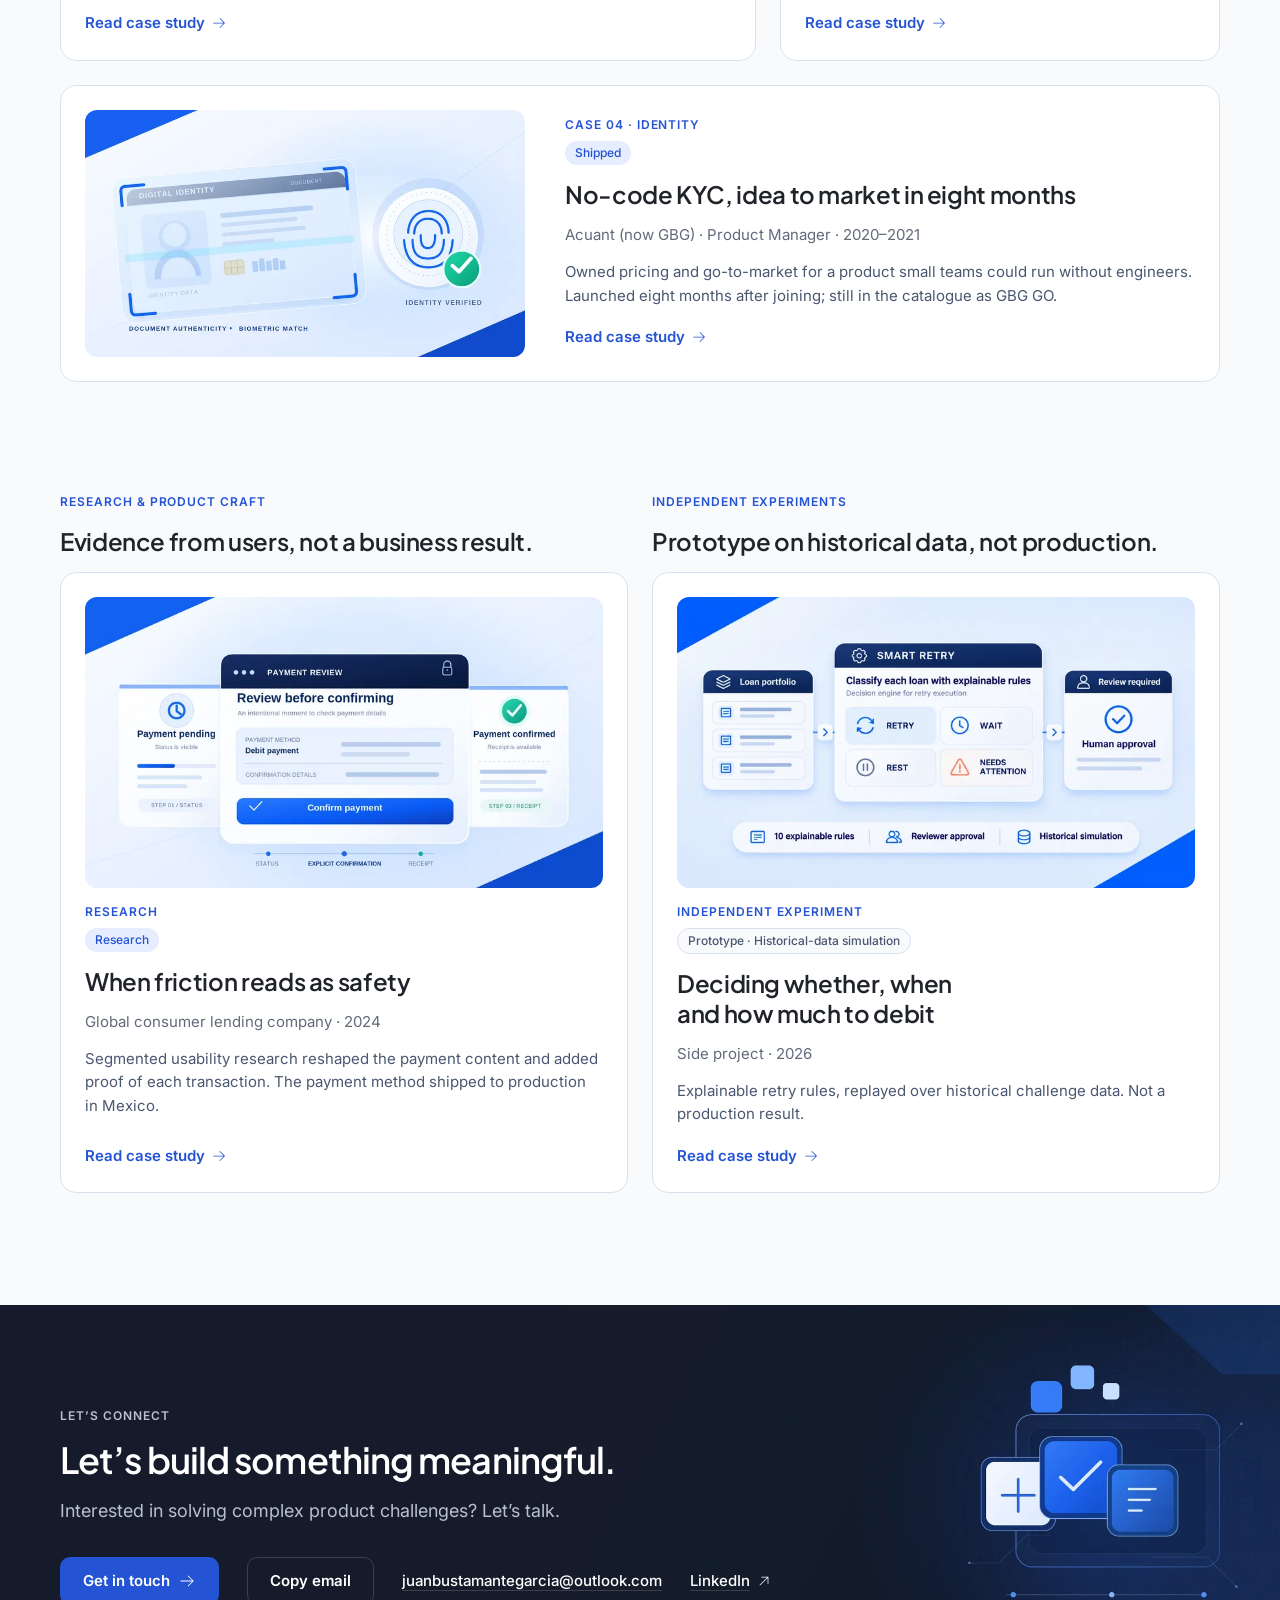
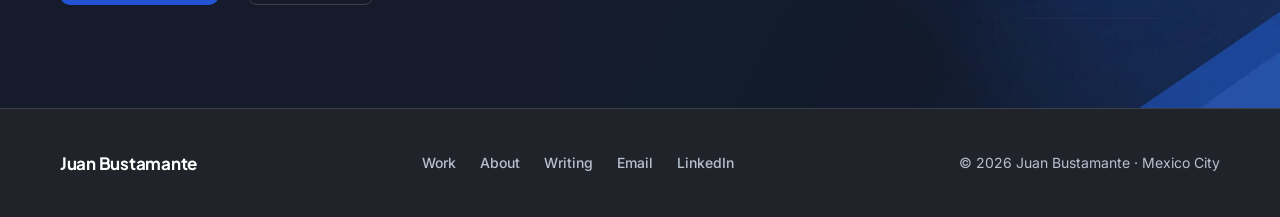
<file: work/index.html>
<!DOCTYPE html><html lang="en"> <head><meta charset="utf-8"><meta name="viewport" content="width=device-width, initial-scale=1"><title>Work | Juan Bustamante</title><meta name="description" content="Case studies across platform, lending, payments and identity: four product cases, one research study and one independent prototype."><link rel="canonical" href="https://juanbustamanteg.github.io/work/"><link rel="icon" type="image/svg+xml" href="/brand/favicon.svg"><link rel="icon" type="image/x-icon" href="/brand/favicon.ico" sizes="any"><link rel="icon" type="image/png" sizes="32x32" href="/brand/favicon_32.png"><link rel="apple-touch-icon" sizes="180x180" href="/brand/apple_touch_icon.png"><meta name="theme-color" content="#f9fafc"><meta property="og:type" content="website"><meta property="og:title" content="Work | Juan Bustamante"><meta property="og:description" content="Case studies across platform, lending, payments and identity: four product cases, one research study and one independent prototype."><meta property="og:url" content="https://juanbustamanteg.github.io/work/"><meta property="og:image" content="https://juanbustamanteg.github.io/assets/backgrounds/og-image.png"><meta property="og:image:width" content="1200"><meta property="og:image:height" content="630"><meta name="twitter:card" content="summary_large_image"><meta name="twitter:title" content="Work | Juan Bustamante"><meta name="twitter:description" content="Case studies across platform, lending, payments and identity: four product cases, one research study and one independent prototype."><meta name="twitter:image" content="https://juanbustamanteg.github.io/assets/backgrounds/og-image.png"><link rel="stylesheet" href="/_astro/about.X6buS5P4.css">
<style>.cm[data-astro-cid-rmfyah2c]{display:grid;grid-template-columns:repeat(auto-fit,minmax(110px,1fr));gap:12px;margin:0;padding-block:12px;border-block:1px solid var(--color-border)}.cm[data-astro-cid-rmfyah2c] div[data-astro-cid-rmfyah2c]{display:flex;flex-direction:column;gap:4px}.cm[data-astro-cid-rmfyah2c] dd[data-astro-cid-rmfyah2c]{margin:0;font-size:14px;font-weight:600;line-height:1.4;color:var(--color-text-primary)}.cc[data-astro-cid-tklfeeew]{display:flex;flex-direction:column;gap:16px;height:100%;padding:24px;background:var(--color-surface);border:1px solid var(--color-border);border-radius:var(--radius-card);transition:border-color var(--dur) var(--ease),transform var(--dur) var(--ease),box-shadow var(--dur) var(--ease)}.cc[data-astro-cid-tklfeeew]:hover{border-color:#b9c7dc;transform:translateY(-2px);box-shadow:var(--shadow-hover)}.body[data-astro-cid-tklfeeew]{display:flex;flex-direction:column;gap:14px;flex:1}.body[data-astro-cid-tklfeeew] p[data-astro-cid-tklfeeew]{margin:0}.kick[data-astro-cid-tklfeeew]{display:flex;flex-direction:column;align-items:flex-start;gap:8px}.title[data-astro-cid-tklfeeew]{transition:color var(--dur) var(--ease)}.cc[data-astro-cid-tklfeeew]:hover .title[data-astro-cid-tklfeeew]{color:var(--color-brand)}.meta[data-astro-cid-tklfeeew]{color:var(--color-text-muted)}.rows[data-astro-cid-tklfeeew]{display:grid;gap:12px;margin:0}.rows[data-astro-cid-tklfeeew] div[data-astro-cid-tklfeeew]{display:grid;grid-template-columns:84px 1fr;gap:16px}.rows[data-astro-cid-tklfeeew] dt[data-astro-cid-tklfeeew]{padding-top:3px}.rows[data-astro-cid-tklfeeew] dd[data-astro-cid-tklfeeew]{margin:0;font-size:15px;line-height:1.55;color:var(--color-text-secondary)}.link[data-astro-cid-tklfeeew]{margin-top:auto;padding-top:4px}.cc-featured[data-astro-cid-tklfeeew]{border-radius:var(--radius-feature)}.cc-featured[data-astro-cid-tklfeeew] .title[data-astro-cid-tklfeeew]{font-size:clamp(24px,1.2vw + 18px,30px)}@media(min-width:1025px){.cc-featured[data-astro-cid-tklfeeew]{display:grid;grid-template-columns:620px minmax(0,1fr);gap:48px;align-items:center}}@media(min-width:900px){.cc-row[data-astro-cid-tklfeeew]{display:grid;grid-template-columns:440px minmax(0,1fr);gap:40px;align-items:center}}@media(max-width:480px){.cc[data-astro-cid-tklfeeew]{padding:16px}.rows[data-astro-cid-tklfeeew] div[data-astro-cid-tklfeeew]{grid-template-columns:1fr;gap:4px}}@media(prefers-reduced-motion:reduce){.cc[data-astro-cid-tklfeeew]:hover{transform:none}}
.head[data-astro-cid-57l5znwr]{display:flex;flex-direction:column;gap:16px;padding-block:clamp(56px,7vw,88px) 40px}.head[data-astro-cid-57l5znwr] .h1[data-astro-cid-57l5znwr]{font-size:clamp(34px,3vw + 18px,48px);max-width:22ch}.head[data-astro-cid-57l5znwr] .lead[data-astro-cid-57l5znwr]{margin:0}.list[data-astro-cid-57l5znwr]{display:flex;flex-direction:column;gap:24px}.two[data-astro-cid-57l5znwr]{display:grid;grid-template-columns:minmax(0,1fr) 440px;gap:24px}.more[data-astro-cid-57l5znwr]{display:grid;grid-template-columns:repeat(2,minmax(0,1fr));gap:24px}.col[data-astro-cid-57l5znwr]{display:flex;flex-direction:column;gap:16px}.col[data-astro-cid-57l5znwr] .eyebrow[data-astro-cid-57l5znwr],.col[data-astro-cid-57l5znwr] .h3[data-astro-cid-57l5znwr]{margin:0}@media(max-width:1024px){.two[data-astro-cid-57l5znwr]{grid-template-columns:repeat(2,minmax(0,1fr))}}@media(max-width:760px){.two[data-astro-cid-57l5znwr],.more[data-astro-cid-57l5znwr]{grid-template-columns:1fr}}
.st[data-astro-cid-k4mc657y]{display:inline-flex;align-items:center;padding:3px 10px;border-radius:999px;font-size:12px;font-weight:500;line-height:1.5;white-space:nowrap}.st-production[data-astro-cid-k4mc657y],.st-research[data-astro-cid-k4mc657y]{background:var(--color-surface-alt);color:var(--color-brand)}.st-prototype[data-astro-cid-k4mc657y]{background:var(--color-background);color:var(--color-text-secondary);border:1px solid var(--color-border);white-space:normal}
.cover[data-astro-cid-e5kvktnr]{position:relative;margin:0;border-radius:12px;overflow:hidden;background:var(--color-surface-alt)}.cover[data-astro-cid-e5kvktnr] img[data-astro-cid-e5kvktnr]{width:100%;height:auto}.fig-wrap[data-astro-cid-e5kvktnr]{margin:0}
</style></head> <body> <a class="sr-only skip" href="#main">Skip to content</a> <header class="hd" style="view-transition-name: site-header" data-astro-cid-3ef6ksr2> <div class="wrap bar" data-astro-cid-3ef6ksr2> <a class="brand" href="/" aria-label="Juan Bustamante, home" data-astro-cid-3ef6ksr2><span class="logo logo-dark" data-astro-cid-tvrurpns> <img class="sym" src="/brand/jb_plataforma_modular.svg" alt="" width="53" height="40" decoding="async" data-astro-cid-tvrurpns> <span class="name" data-astro-cid-tvrurpns>Juan Bustamante</span> </span> </a> <nav class="desk" aria-label="Main" data-astro-cid-3ef6ksr2> <ul data-astro-cid-3ef6ksr2> <li data-astro-cid-3ef6ksr2><a href="/work/" aria-current="page" data-astro-cid-3ef6ksr2>Work</a></li><li data-astro-cid-3ef6ksr2><a href="/about/" data-astro-cid-3ef6ksr2>About</a></li><li data-astro-cid-3ef6ksr2><a href="/writing/" data-astro-cid-3ef6ksr2>Writing</a></li><li data-astro-cid-3ef6ksr2><a href="#contact" data-astro-cid-3ef6ksr2>Contact</a></li> <li data-astro-cid-3ef6ksr2><a class="btn btn-secondary" href="/resume/" data-astro-cid-3ef6ksr2>Resume</a></li> </ul> </nav> <details class="mob" id="mobile-menu" data-astro-cid-3ef6ksr2> <summary aria-label="Open menu" data-astro-cid-3ef6ksr2><span class="bars" aria-hidden="true" data-astro-cid-3ef6ksr2><i data-astro-cid-3ef6ksr2></i><i data-astro-cid-3ef6ksr2></i></span></summary> <nav class="panel" aria-label="Main" data-astro-cid-3ef6ksr2> <a class="item" href="/work/" aria-current="page" data-astro-cid-3ef6ksr2>Work<svg width="18" height="18" viewBox="0 0 256 256" fill="currentColor" aria-hidden="true" focusable="false"><path d="M220.24,132.24l-72,72a6,6,0,0,1-8.48-8.48L201.51,134H40a6,6,0,0,1,0-12H201.51L139.76,60.24a6,6,0,0,1,8.48-8.48l72,72A6,6,0,0,1,220.24,132.24Z"/></svg></a><a class="item" href="/about/" data-astro-cid-3ef6ksr2>About<svg width="18" height="18" viewBox="0 0 256 256" fill="currentColor" aria-hidden="true" focusable="false"><path d="M220.24,132.24l-72,72a6,6,0,0,1-8.48-8.48L201.51,134H40a6,6,0,0,1,0-12H201.51L139.76,60.24a6,6,0,0,1,8.48-8.48l72,72A6,6,0,0,1,220.24,132.24Z"/></svg></a><a class="item" href="/writing/" data-astro-cid-3ef6ksr2>Writing<svg width="18" height="18" viewBox="0 0 256 256" fill="currentColor" aria-hidden="true" focusable="false"><path d="M220.24,132.24l-72,72a6,6,0,0,1-8.48-8.48L201.51,134H40a6,6,0,0,1,0-12H201.51L139.76,60.24a6,6,0,0,1,8.48-8.48l72,72A6,6,0,0,1,220.24,132.24Z"/></svg></a><a class="item" href="#contact" data-astro-cid-3ef6ksr2>Contact<svg width="18" height="18" viewBox="0 0 256 256" fill="currentColor" aria-hidden="true" focusable="false"><path d="M220.24,132.24l-72,72a6,6,0,0,1-8.48-8.48L201.51,134H40a6,6,0,0,1,0-12H201.51L139.76,60.24a6,6,0,0,1,8.48-8.48l72,72A6,6,0,0,1,220.24,132.24Z"/></svg></a> <a class="btn btn-secondary cta" href="/resume/" data-astro-cid-3ef6ksr2>Resume</a> </nav> </details> </div> </header> <script type="module">const e=document.getElementById("mobile-menu");if(e){const t=e.querySelector("summary");document.addEventListener("keydown",n=>{n.key==="Escape"&&e.open&&(e.open=!1,t?.focus())}),e.querySelectorAll("a").forEach(n=>n.addEventListener("click",()=>{e.open=!1})),e.addEventListener("toggle",()=>t?.setAttribute("aria-label",e.open?"Close menu":"Open menu"))}</script>  <main id="main"> <section class="wrap head" data-astro-cid-57l5znwr> <p class="eyebrow" data-astro-cid-57l5znwr>Work</p> <h1 class="h1" data-astro-cid-57l5znwr>Case studies across platform, lending, payments and identity.</h1> <p class="lead" data-astro-cid-57l5znwr>Four product cases, one research study and one independent prototype, each labeled for what it is.</p> </section> <section class="wrap list" aria-label="Product cases" data-astro-cid-57l5znwr> <a class="cc cc-featured reveal-card" href="/work/servicing-platform/" data-astro-cid-tklfeeew> <div class="vis" data-astro-cid-tklfeeew> <figure class="fig-wrap" data-astro-cid-e5kvktnr> <div class="cover" data-astro-cid-e5kvktnr> <img src="/_astro/VIS02.ahaWbF9-_HFrYT.webp" srcset="/_astro/VIS02.ahaWbF9-_ZydSda.webp 480w, /_astro/VIS02.ahaWbF9-_Z1bBGl1.webp 800w, /_astro/VIS02.ahaWbF9-_Z2rDkKP.webp 1200w, /_astro/VIS02.ahaWbF9-_HFrYT.webp 1232w" alt="Conceptual illustration of the servicing platform: customer and payment-plan panels around a shared servicing core, with search, history and communications, across 13 markets: Mexico, the Philippines, Kenya, Guatemala, the Dominican Republic, Panama, Vietnam, India, Argentina, Brazil, Venezuela, Bolivia and Tanzania." sizes="(max-width: 900px) 100vw, 620px" loading="lazy" decoding="async" data-astro-cid-e5kvktnr="true" fetchpriority="auto" width="1232" height="690"> </div> </figure>  </div> <div class="body" data-astro-cid-tklfeeew> <p class="kick" data-astro-cid-tklfeeew> <span class="eyebrow" data-astro-cid-tklfeeew>Case 01 · Platform</span>  </p> <h2 data-astro-cid-tklfeeew="true" class="title h2">From a one-country tool to the platform every market launches with</h2> <dl class="cm" data-astro-cid-rmfyah2c> <div data-astro-cid-rmfyah2c><dt class="label" data-astro-cid-rmfyah2c>Company</dt><dd data-astro-cid-rmfyah2c>Global consumer lending company</dd></div><div data-astro-cid-rmfyah2c><dt class="label" data-astro-cid-rmfyah2c>Role</dt><dd data-astro-cid-rmfyah2c>Senior PM, Platform</dd></div><div data-astro-cid-rmfyah2c><dt class="label" data-astro-cid-rmfyah2c>Scale</dt><dd data-astro-cid-rmfyah2c>12 launches · 3 continents</dd></div> </dl>  <dl class="rows" data-astro-cid-tklfeeew> <div data-astro-cid-tklfeeew><dt class="eyebrow" data-astro-cid-tklfeeew>Context</dt><dd data-astro-cid-tklfeeew>A launch-critical servicing and collections platform worked in only one country.</dd></div> <div data-astro-cid-tklfeeew><dt class="eyebrow" data-astro-cid-tklfeeew>Decision</dt><dd data-astro-cid-tklfeeew>One shared core with market configuration, instead of a copy of the tool per country.</dd></div> <div data-astro-cid-tklfeeew><dt class="eyebrow" data-astro-cid-tklfeeew>Result</dt><dd data-astro-cid-tklfeeew>Per-market deployment from about three months to about two weeks.</dd></div> </dl> <span class="link" data-astro-cid-tklfeeew>Read case study <svg width="16" height="16" viewBox="0 0 256 256" fill="currentColor" aria-hidden="true" focusable="false"><path d="M220.24,132.24l-72,72a6,6,0,0,1-8.48-8.48L201.51,134H40a6,6,0,0,1,0-12H201.51L139.76,60.24a6,6,0,0,1,8.48-8.48l72,72A6,6,0,0,1,220.24,132.24Z"/></svg></span> </div> </a>  <div class="two" data-astro-cid-57l5znwr><a class="cc cc-standard reveal-card" href="/work/tribal-pay/" data-astro-cid-tklfeeew> <div class="vis" data-astro-cid-tklfeeew> <figure class="fig-wrap" data-astro-cid-e5kvktnr> <div class="cover" data-astro-cid-e5kvktnr> <img src="/_astro/VIS03.CU8AbinM_Z1uxweD.webp" srcset="/_astro/VIS03.CU8AbinM_Z1Q0UUn.webp 480w, /_astro/VIS03.CU8AbinM_Z1ACyvq.webp 800w, /_astro/VIS03.CU8AbinM_nqCq1.webp 1200w, /_astro/VIS03.CU8AbinM_Z1uxweD.webp 1600w" alt="Illustrative payment flow: a business account pays a supplier by bank transfer, approve, transfer and confirm, without needing a card." sizes="(max-width: 760px) 100vw, 560px" loading="lazy" decoding="async" data-astro-cid-e5kvktnr="true" fetchpriority="auto" width="1600" height="1000"> </div> </figure>  </div> <div class="body" data-astro-cid-tklfeeew> <p class="kick" data-astro-cid-tklfeeew> <span class="eyebrow" data-astro-cid-tklfeeew>Case 02 · Payments</span>  </p> <h2 data-astro-cid-tklfeeew="true" class="title h3">Reaching the spend a corporate card can&#39;t</h2> <dl class="cm" data-astro-cid-rmfyah2c> <div data-astro-cid-rmfyah2c><dt class="label" data-astro-cid-rmfyah2c>Company</dt><dd data-astro-cid-rmfyah2c>Tribal Credit</dd></div><div data-astro-cid-rmfyah2c><dt class="label" data-astro-cid-rmfyah2c>Role</dt><dd data-astro-cid-rmfyah2c>Lead PM</dd></div><div data-astro-cid-rmfyah2c><dt class="label" data-astro-cid-rmfyah2c>Period</dt><dd data-astro-cid-rmfyah2c>2021–2023</dd></div> </dl>  <dl class="rows" data-astro-cid-tklfeeew>  <div data-astro-cid-tklfeeew><dt class="eyebrow" data-astro-cid-tklfeeew>Decision</dt><dd data-astro-cid-tklfeeew>Validate with card customers already paying suppliers by bank transfer outside the platform.</dd></div> <div data-astro-cid-tklfeeew><dt class="eyebrow" data-astro-cid-tklfeeew>Result</dt><dd data-astro-cid-tklfeeew>+20% revenue and +45% retention within 18 months of launch.</dd></div> </dl> <span class="link" data-astro-cid-tklfeeew>Read case study <svg width="16" height="16" viewBox="0 0 256 256" fill="currentColor" aria-hidden="true" focusable="false"><path d="M220.24,132.24l-72,72a6,6,0,0,1-8.48-8.48L201.51,134H40a6,6,0,0,1,0-12H201.51L139.76,60.24a6,6,0,0,1,8.48-8.48l72,72A6,6,0,0,1,220.24,132.24Z"/></svg></span> </div> </a> <a class="cc cc-standard reveal-card" href="/work/airtime/" data-astro-cid-tklfeeew> <div class="vis" data-astro-cid-tklfeeew> <figure class="fig-wrap" data-astro-cid-e5kvktnr> <div class="cover" data-astro-cid-e5kvktnr> <img src="/_astro/VIS04.DXTQLnS4_2rn1Jt.webp" srcset="/_astro/VIS04.DXTQLnS4_1V0QHd.webp 480w, /_astro/VIS04.DXTQLnS4_Z1iDzAb.webp 800w, /_astro/VIS04.DXTQLnS4_ZHYVJa.webp 1200w, /_astro/VIS04.DXTQLnS4_2rn1Jt.webp 1586w" alt="Simplified experiment summary: control and pilot groups in a controlled experiment, with adoption at 3.4 times the target." sizes="(max-width: 760px) 100vw, 560px" loading="lazy" decoding="async" data-astro-cid-e5kvktnr="true" fetchpriority="auto" width="1586" height="992"> </div> </figure>  </div> <div class="body" data-astro-cid-tklfeeew> <p class="kick" data-astro-cid-tklfeeew> <span class="eyebrow" data-astro-cid-tklfeeew>Case 03 · Lending</span>  </p> <h2 data-astro-cid-tklfeeew="true" class="title h3">Launching a credit line the business didn&#39;t want</h2> <dl class="cm" data-astro-cid-rmfyah2c> <div data-astro-cid-rmfyah2c><dt class="label" data-astro-cid-rmfyah2c>Company</dt><dd data-astro-cid-rmfyah2c>Global consumer lending company</dd></div><div data-astro-cid-rmfyah2c><dt class="label" data-astro-cid-rmfyah2c>Role</dt><dd data-astro-cid-rmfyah2c>Senior PM, Mexico</dd></div><div data-astro-cid-rmfyah2c><dt class="label" data-astro-cid-rmfyah2c>Period</dt><dd data-astro-cid-rmfyah2c>2023–2024</dd></div> </dl>  <dl class="rows" data-astro-cid-tklfeeew>  <div data-astro-cid-tklfeeew><dt class="eyebrow" data-astro-cid-tklfeeew>Decision</dt><dd data-astro-cid-tklfeeew>Success criteria fixed before a controlled A/B test with a holdout.</dd></div> <div data-astro-cid-tklfeeew><dt class="eyebrow" data-astro-cid-tklfeeew>Result</dt><dd data-astro-cid-tklfeeew>3.4× the adoption target at neutral unit economics.</dd></div> </dl> <span class="link" data-astro-cid-tklfeeew>Read case study <svg width="16" height="16" viewBox="0 0 256 256" fill="currentColor" aria-hidden="true" focusable="false"><path d="M220.24,132.24l-72,72a6,6,0,0,1-8.48-8.48L201.51,134H40a6,6,0,0,1,0-12H201.51L139.76,60.24a6,6,0,0,1,8.48-8.48l72,72A6,6,0,0,1,220.24,132.24Z"/></svg></span> </div> </a> </div> <a class="cc cc-compact cc-row reveal-card" href="/work/acuantgo/" data-astro-cid-tklfeeew> <div class="vis" data-astro-cid-tklfeeew> <figure class="fig-wrap" data-astro-cid-e5kvktnr> <div class="cover" data-astro-cid-e5kvktnr> <img src="/_astro/VIS05.B09ENCVn_Z1cDLF1.webp" srcset="/_astro/VIS05.B09ENCVn_STKx6.webp 480w, /_astro/VIS05.B09ENCVn_Z2gD9tv.webp 800w, /_astro/VIS05.B09ENCVn_g4Eok.webp 1200w, /_astro/VIS05.B09ENCVn_Z1cDLF1.webp 1600w" alt="Conceptual illustration: a digital identity document scanned and matched to a fingerprint, ending in identity verified." sizes="(max-width: 760px) 100vw, 560px" loading="lazy" decoding="async" data-astro-cid-e5kvktnr="true" fetchpriority="auto" width="1600" height="900"> </div> </figure>  </div> <div class="body" data-astro-cid-tklfeeew> <p class="kick" data-astro-cid-tklfeeew> <span class="eyebrow" data-astro-cid-tklfeeew>Case 04 · Identity</span> <span class="st st-production" data-astro-cid-k4mc657y>Shipped</span>  </p> <h2 data-astro-cid-tklfeeew="true" class="title h3">No-code KYC, idea to market in eight months</h2> <p class="small meta" data-astro-cid-tklfeeew>Acuant (now GBG) · Product Manager · 2020–2021</p> <p class="small" data-astro-cid-tklfeeew>Owned pricing and go-to-market for a product small teams could run without engineers. Launched eight months after joining; still in the catalogue as GBG GO.</p> <span class="link" data-astro-cid-tklfeeew>Read case study <svg width="16" height="16" viewBox="0 0 256 256" fill="currentColor" aria-hidden="true" focusable="false"><path d="M220.24,132.24l-72,72a6,6,0,0,1-8.48-8.48L201.51,134H40a6,6,0,0,1,0-12H201.51L139.76,60.24a6,6,0,0,1,8.48-8.48l72,72A6,6,0,0,1,220.24,132.24Z"/></svg></span> </div> </a>  </section> <section class="wrap section more" data-astro-cid-57l5znwr> <div class="col" aria-labelledby="rs-h" data-astro-cid-57l5znwr> <p class="eyebrow" data-astro-cid-57l5znwr>Research &amp; product craft</p> <h2 class="h3" id="rs-h" data-astro-cid-57l5znwr>Evidence from users, not a business result.</h2> <a class="cc cc-compact reveal-card" href="/work/debit-payments/" data-astro-cid-tklfeeew> <div class="vis" data-astro-cid-tklfeeew> <figure class="fig-wrap" data-astro-cid-e5kvktnr> <div class="cover" data-astro-cid-e5kvktnr> <img src="/_astro/VIS06.BbKm4ZuJ_Z2fyfai.webp" srcset="/_astro/VIS06.BbKm4ZuJ_wPdyN.webp 480w, /_astro/VIS06.BbKm4ZuJ_2rtrm8.webp 800w, /_astro/VIS06.BbKm4ZuJ_ZLON5W.webp 1200w, /_astro/VIS06.BbKm4ZuJ_Z2fyfai.webp 1600w" alt="Synthesized research findings: payment pending, a review step before confirming, and payment confirmed with a receipt." sizes="(max-width: 760px) 100vw, 560px" loading="lazy" decoding="async" data-astro-cid-e5kvktnr="true" fetchpriority="auto" width="1600" height="900"> </div> </figure>  </div> <div class="body" data-astro-cid-tklfeeew> <p class="kick" data-astro-cid-tklfeeew> <span class="eyebrow" data-astro-cid-tklfeeew>Research</span> <span class="st st-research" data-astro-cid-k4mc657y>Research</span>  </p> <h3 data-astro-cid-tklfeeew="true" class="title h3">When friction reads as safety</h3> <p class="small meta" data-astro-cid-tklfeeew>Global consumer lending company · 2024</p> <p class="small" data-astro-cid-tklfeeew>Segmented usability research reshaped the payment content and added proof of each transaction. The payment method shipped to production in Mexico.</p> <span class="link" data-astro-cid-tklfeeew>Read case study <svg width="16" height="16" viewBox="0 0 256 256" fill="currentColor" aria-hidden="true" focusable="false"><path d="M220.24,132.24l-72,72a6,6,0,0,1-8.48-8.48L201.51,134H40a6,6,0,0,1,0-12H201.51L139.76,60.24a6,6,0,0,1,8.48-8.48l72,72A6,6,0,0,1,220.24,132.24Z"/></svg></span> </div> </a>  </div> <div class="col" aria-labelledby="ex-h" data-astro-cid-57l5znwr> <p class="eyebrow" data-astro-cid-57l5znwr>Independent experiments</p> <h2 class="h3" id="ex-h" data-astro-cid-57l5znwr>Prototype on historical data, not production.</h2> <a class="cc cc-compact reveal-card" href="/work/smart-retry/" data-astro-cid-tklfeeew> <div class="vis" data-astro-cid-tklfeeew> <figure class="fig-wrap" data-astro-cid-e5kvktnr> <div class="cover" data-astro-cid-e5kvktnr> <img src="/_astro/VIS07.YadBQ6kU_Z1W65Rs.webp" srcset="/_astro/VIS07.YadBQ6kU_AeHhk.webp 480w, /_astro/VIS07.YadBQ6kU_2uRV4E.webp 800w, /_astro/VIS07.YadBQ6kU_VBi1j.webp 1200w, /_astro/VIS07.YadBQ6kU_Zw7932.webp 1600w" alt="Conceptual illustration of Smart Retry: a loan portfolio classified by explainable rules into retry, wait, rest or needs attention, with human approval." sizes="(max-width: 760px) 100vw, 560px" loading="lazy" decoding="async" data-astro-cid-e5kvktnr="true" fetchpriority="auto" width="1672" height="941"> </div> </figure>  </div> <div class="body" data-astro-cid-tklfeeew> <p class="kick" data-astro-cid-tklfeeew> <span class="eyebrow" data-astro-cid-tklfeeew>Independent experiment</span> <span class="st st-prototype" data-astro-cid-k4mc657y>Prototype · Historical-data simulation</span>  </p> <h3 data-astro-cid-tklfeeew="true" class="title h3">Deciding whether, when and how much to debit</h3> <p class="small meta" data-astro-cid-tklfeeew>Side project · 2026</p> <p class="small" data-astro-cid-tklfeeew>Explainable retry rules, replayed over historical challenge data. Not a production result.</p> <span class="link" data-astro-cid-tklfeeew>Read case study <svg width="16" height="16" viewBox="0 0 256 256" fill="currentColor" aria-hidden="true" focusable="false"><path d="M220.24,132.24l-72,72a6,6,0,0,1-8.48-8.48L201.51,134H40a6,6,0,0,1,0-12H201.51L139.76,60.24a6,6,0,0,1,8.48-8.48l72,72A6,6,0,0,1,220.24,132.24Z"/></svg></span> </div> </a>  </div> </section> <section id="contact" class="contact" aria-labelledby="contact-h" data-astro-cid-xmivup5a> <span class="bg" aria-hidden="true" data-astro-cid-xmivup5a><img src="/_astro/VIS11.BCSpYy_R_oPpw8.webp" width="1280" height="720" alt="" loading="lazy" decoding="async" data-astro-cid-xmivup5a></span> <div class="wrap inner" data-astro-cid-xmivup5a> <p class="eyebrow" data-astro-cid-xmivup5a>Let’s connect</p> <h2 id="contact-h" class="h2" data-astro-cid-xmivup5a>Let’s build something meaningful.</h2> <p class="lead" data-astro-cid-xmivup5a>Interested in solving complex product challenges? Let’s talk.</p> <div class="acts" data-astro-cid-xmivup5a> <a class="btn btn-primary" href="mailto:juanbustamantegarcia@outlook.com" data-astro-cid-xmivup5a>Get in touch <svg width="18" height="18" viewBox="0 0 256 256" fill="currentColor" aria-hidden="true" focusable="false"><path d="M220.24,132.24l-72,72a6,6,0,0,1-8.48-8.48L201.51,134H40a6,6,0,0,1,0-12H201.51L139.76,60.24a6,6,0,0,1,8.48-8.48l72,72A6,6,0,0,1,220.24,132.24Z"/></svg></a> <button type="button" class="btn copy" data-copy="juanbustamantegarcia@outlook.com" data-astro-cid-xmivup5a>Copy email</button> <a class="plain" href="mailto:juanbustamantegarcia@outlook.com" data-astro-cid-xmivup5a>juanbustamantegarcia@outlook.com</a> <a class="plain" href="https://www.linkedin.com/in/productmanagerjuan/" rel="noopener" data-astro-cid-xmivup5a>LinkedIn <svg width="16" height="16" viewBox="0 0 256 256" fill="currentColor" aria-hidden="true" focusable="false"><path d="M198,64V168a6,6,0,0,1-12,0V78.48L68.24,196.24a6,6,0,0,1-8.48-8.48L177.52,70H88a6,6,0,0,1,0-12H192A6,6,0,0,1,198,64Z"/></svg></a> </div> <p class="sr-only" role="status" aria-live="polite" id="copy-status" data-astro-cid-xmivup5a></p> </div> </section> <script type="module">document.querySelectorAll("button[data-copy]").forEach(t=>{t.addEventListener("click",async()=>{const e=document.getElementById("copy-status");try{await navigator.clipboard.writeText(t.dataset.copy??""),t.textContent="Copied",e&&(e.textContent="Email address copied"),setTimeout(()=>{t.textContent="Copy email",e&&(e.textContent="")},2e3)}catch{window.location.href=`mailto:${t.dataset.copy}`}})});</script>  </main> <footer class="ft" data-astro-cid-sz7xmlte> <div class="wrap row" data-astro-cid-sz7xmlte> <a href="/" aria-label="Juan Bustamante, home" data-astro-cid-sz7xmlte><span class="logo logo-light" data-astro-cid-tvrurpns>  <span class="name" data-astro-cid-tvrurpns>Juan Bustamante</span> </span> </a> <nav aria-label="Footer" class="links" data-astro-cid-sz7xmlte> <a href="/work/" data-astro-cid-sz7xmlte>Work</a><a href="/about/" data-astro-cid-sz7xmlte>About</a><a href="/writing/" data-astro-cid-sz7xmlte>Writing</a> <a href="mailto:juanbustamantegarcia@outlook.com" data-astro-cid-sz7xmlte>Email</a><a href="https://www.linkedin.com/in/productmanagerjuan/" rel="noopener" data-astro-cid-sz7xmlte>LinkedIn</a> </nav> <span class="copy" data-astro-cid-sz7xmlte>© 2026 Juan Bustamante · Mexico City</span> </div> </footer>  <script>
      // Movimiento en todo el sitio (mismo sistema que la UX de Elementum, discreto, 240–700 ms):
      // 1) entrada al hacer scroll de encabezados, bloques y listas (cascada corta, tope 6 x 60 ms);
      // 2) imágenes con acercamiento suave; 3) cifras que cuentan hasta su valor; 4) red de seguridad
      // para lo que ya quedó arriba. Sin JS o con prefers-reduced-motion todo queda visible y quieto.
      (function () {
        if (window.matchMedia('(prefers-reduced-motion: reduce)').matches) return;
        var root = document.documentElement;
        root.classList.add('reveal-ready');
        var $ = function (sel) { return [].slice.call(document.querySelectorAll(sel)); };
        // Bloques que suben al entrar (el hero de Home y las tarjetas ya traen su clase).
        var UP = [
          'main .head > *', 'main .top > *', 'main .t > *', 'main .intro > *',
          'main section:not(.hero):not(.contact) > .eyebrow', 'main section:not(.hero) > .h2', 'main section:not(.hero) > h2',
          'main .calls-head > *', 'main .own-head > *', 'main .head.row > *',
          'main .calls > li', 'main .career > li', 'main .grid > li', 'main .xp > li', 'main .principles > li',
          'main .results > li', 'main .exec > div', 'main .evidence > *', 'main .more .col > .eyebrow', 'main .more .col > .h3',
          'main .body .sec', 'main .next', 'main .rel > *', 'main .art > :not(.pc)', 'main .post',
          '.contact .inner > *'
        ].join(',');
        // Imágenes que entran con acercamiento.
        var ZOOM = 'main .visual .cover, main .portrait, main .timeline, main .pc, main .decision-visual';
        $(UP).forEach(function (el) { if (!el.closest('.hero') && !el.classList.contains('reveal-card') && !el.classList.contains('sr-only')) el.classList.add('rv'); });
        $(ZOOM).forEach(function (el) { el.classList.add('rv', 'rv-zoom'); });
        var els = $('.hero .reveal, .reveal-card, .rv');
        // Cifras: cuentan desde 0 respetando prefijo, decimales y sufijo (~6×, +20%, 3.4×, 8 mo.).
        function contar(el) {
          var m = el.textContent.trim().match(/^([^0-9]*)([0-9]+(?:\.[0-9]+)?)(.*)$/);
          if (!m) return;
          var fin = parseFloat(m[2]), dec = (m[2].split('.')[1] || '').length, t0 = null, dur = 700, txt = el.textContent;
          el.setAttribute('aria-label', txt.trim());
          function paso(t) {
            if (t0 === null) t0 = t;
            var k = Math.min(1, (t - t0) / dur), e = 1 - Math.pow(1 - k, 3);
            el.textContent = m[1] + (fin * e).toFixed(dec) + m[3];
            if (k < 1) requestAnimationFrame(paso); else el.textContent = txt;
          }
          requestAnimationFrame(paso);
        }
        var figs = $('main .fig');
        if (!('IntersectionObserver' in window)) { els.forEach(function (el) { el.classList.add('in'); }); return; }
        var io = new IntersectionObserver(function (entries) {
          var k = 0;
          entries.forEach(function (e) {
            if (!e.isIntersecting) return;
            var t = e.target;
            if (!t.closest('.hero')) { t.style.setProperty('--d', (Math.min(k, 6) * 0.06) + 's'); k++; }
            t.classList.add('in'); io.unobserve(t);
          });
        }, { rootMargin: '0px 0px -8% 0px', threshold: 0.12 });
        els.forEach(function (el) { io.observe(el); });
        var iof = new IntersectionObserver(function (entries) {
          entries.forEach(function (e) { if (e.isIntersecting) { contar(e.target); iof.unobserve(e.target); } });
        }, { threshold: 0.6 });
        figs.forEach(function (el) { iof.observe(el); });
        var pend = false;
        function arriba() { pend = false; els.forEach(function (el) { if (el.classList.contains('in') || el.getBoundingClientRect().bottom > 0) return; el.style.animation = 'none'; el.classList.add('in'); io.unobserve(el); }); }
        window.addEventListener('scroll', function () { if (!pend) { pend = true; requestAnimationFrame(arriba); } }, { passive: true });
        window.addEventListener('pageshow', arriba);
      })();
    </script> </body> </html>
</file>
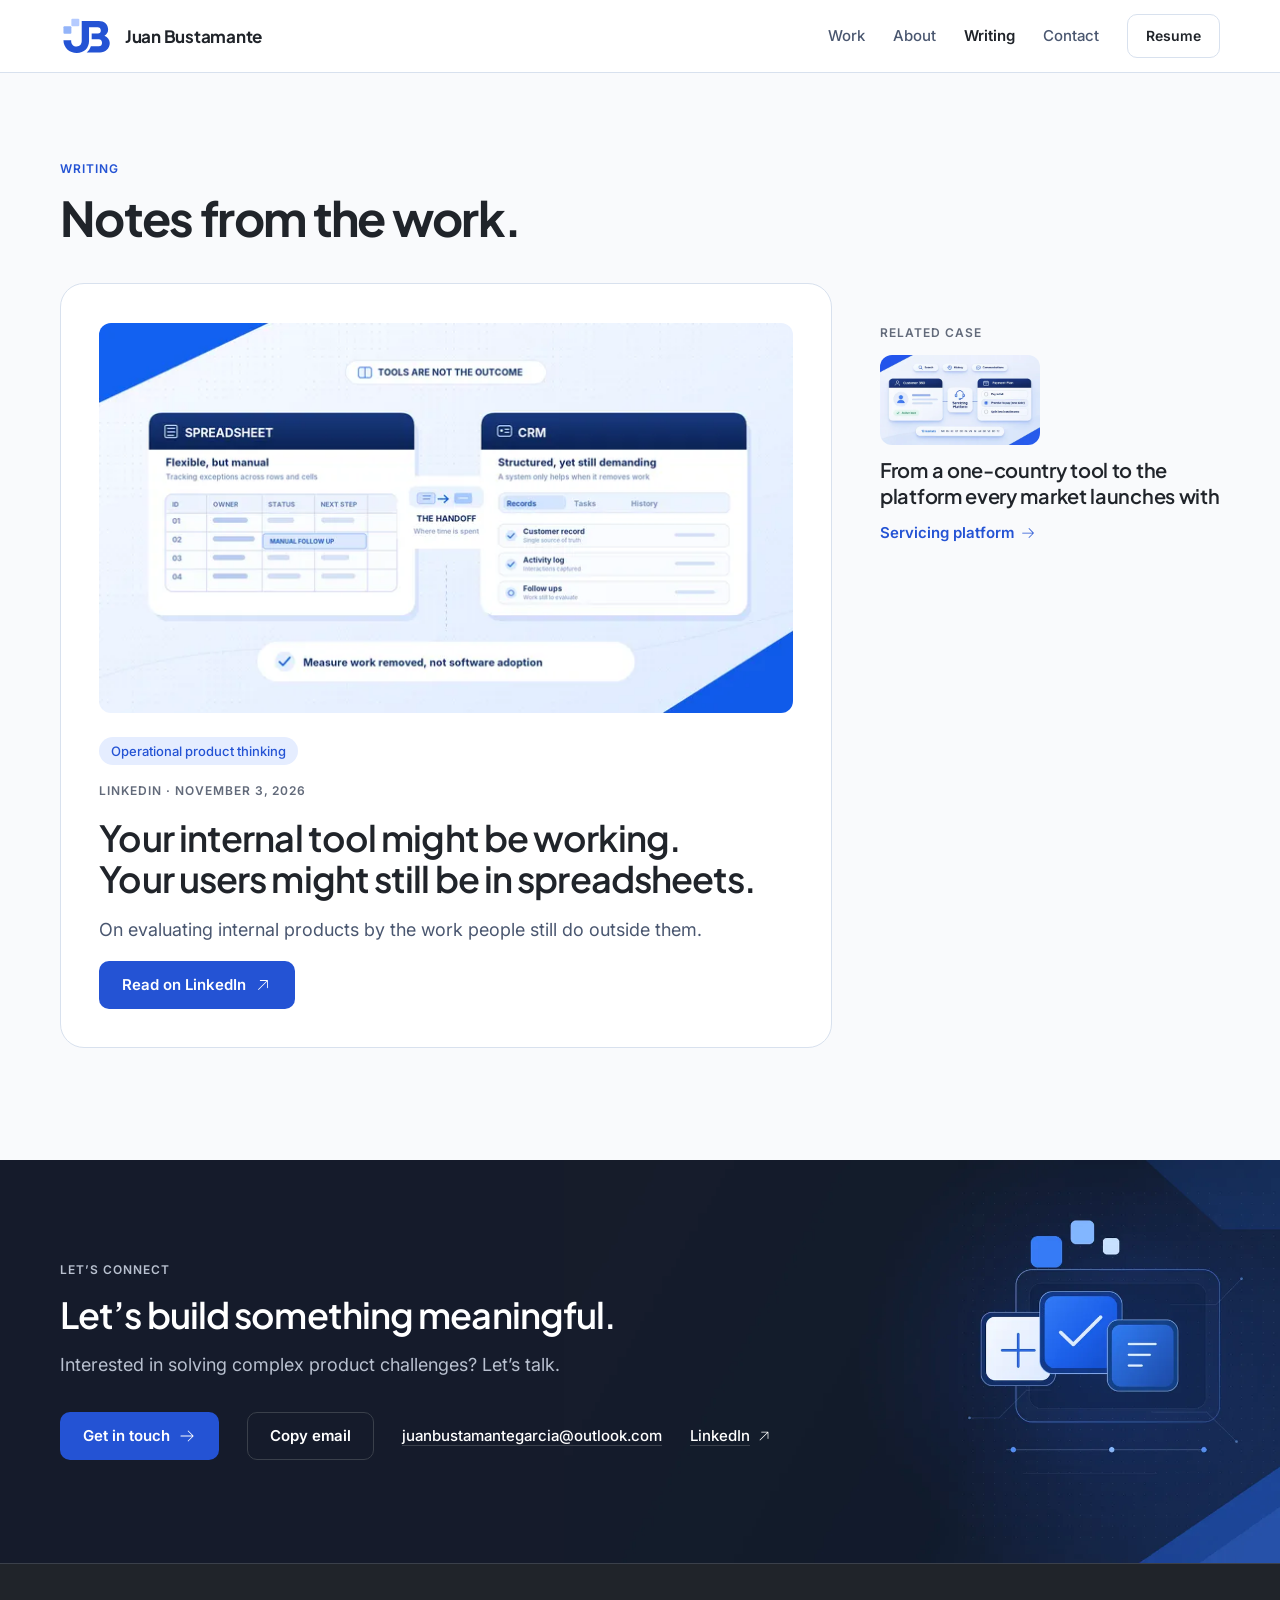
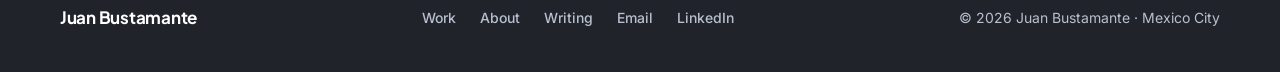
<file: writing/index.html>
<!DOCTYPE html><html lang="en"> <head><meta charset="utf-8"><meta name="viewport" content="width=device-width, initial-scale=1"><title>Writing | Juan Bustamante</title><meta name="description" content="Notes from the work: operational product thinking from internal tools, lending and platforms."><link rel="canonical" href="https://juanbustamanteg.github.io/writing/"><link rel="icon" type="image/svg+xml" href="/brand/favicon.svg"><link rel="icon" type="image/x-icon" href="/brand/favicon.ico" sizes="any"><link rel="icon" type="image/png" sizes="32x32" href="/brand/favicon_32.png"><link rel="apple-touch-icon" sizes="180x180" href="/brand/apple_touch_icon.png"><meta name="theme-color" content="#f9fafc"><meta property="og:type" content="website"><meta property="og:title" content="Writing | Juan Bustamante"><meta property="og:description" content="Notes from the work: operational product thinking from internal tools, lending and platforms."><meta property="og:url" content="https://juanbustamanteg.github.io/writing/"><meta property="og:image" content="https://juanbustamanteg.github.io/assets/backgrounds/og-image.png"><meta property="og:image:width" content="1200"><meta property="og:image:height" content="630"><meta name="twitter:card" content="summary_large_image"><meta name="twitter:title" content="Writing | Juan Bustamante"><meta name="twitter:description" content="Notes from the work: operational product thinking from internal tools, lending and platforms."><meta name="twitter:image" content="https://juanbustamanteg.github.io/assets/backgrounds/og-image.png"><link rel="stylesheet" href="/_astro/about.X6buS5P4.css">
<style>.tag[data-astro-cid-blwjyjpt]{display:inline-flex;align-items:center;padding:5px 12px;border-radius:999px;background:var(--color-surface-alt);color:var(--color-brand);font-size:13px;font-weight:500;line-height:1.4;white-space:nowrap}.head[data-astro-cid-fiz4ill5]{display:flex;flex-direction:column;gap:16px;padding-block:clamp(56px,7vw,88px) 40px}.head[data-astro-cid-fiz4ill5] .h1[data-astro-cid-fiz4ill5]{font-size:clamp(34px,3vw + 18px,48px)}.feature[data-astro-cid-fiz4ill5]{display:grid;grid-template-columns:minmax(0,1fr) 340px;gap:48px}.art[data-astro-cid-fiz4ill5]{display:flex;flex-direction:column;gap:16px;padding:clamp(24px,3vw,40px);border-radius:var(--radius-feature)}.art[data-astro-cid-fiz4ill5] p[data-astro-cid-fiz4ill5],.rel[data-astro-cid-fiz4ill5] p[data-astro-cid-fiz4ill5]{margin:0}.rel[data-astro-cid-fiz4ill5]{display:flex;flex-direction:column;gap:12px;padding-top:40px}.pc[data-astro-cid-fiz4ill5]{margin:0 0 8px;display:flex;flex-direction:column;gap:8px}.pc[data-astro-cid-fiz4ill5] img[data-astro-cid-fiz4ill5]{width:100%;height:auto;border-radius:12px}.thumb[data-astro-cid-fiz4ill5]{width:160px}.rt[data-astro-cid-fiz4ill5]{font-family:var(--font-heading);font-size:20px;font-weight:600;line-height:1.3;letter-spacing:-.015em;color:var(--color-text-primary)}@media(max-width:900px){.feature[data-astro-cid-fiz4ill5]{grid-template-columns:1fr;gap:24px}.rel[data-astro-cid-fiz4ill5]{padding-top:0}}
.cover[data-astro-cid-e5kvktnr]{position:relative;margin:0;border-radius:12px;overflow:hidden;background:var(--color-surface-alt)}.cover[data-astro-cid-e5kvktnr] img[data-astro-cid-e5kvktnr]{width:100%;height:auto}.fig-wrap[data-astro-cid-e5kvktnr]{margin:0}
</style></head> <body> <a class="sr-only skip" href="#main">Skip to content</a> <header class="hd" style="view-transition-name: site-header" data-astro-cid-3ef6ksr2> <div class="wrap bar" data-astro-cid-3ef6ksr2> <a class="brand" href="/" aria-label="Juan Bustamante, home" data-astro-cid-3ef6ksr2><span class="logo logo-dark" data-astro-cid-tvrurpns> <img class="sym" src="/brand/jb_plataforma_modular.svg" alt="" width="53" height="40" decoding="async" data-astro-cid-tvrurpns> <span class="name" data-astro-cid-tvrurpns>Juan Bustamante</span> </span> </a> <nav class="desk" aria-label="Main" data-astro-cid-3ef6ksr2> <ul data-astro-cid-3ef6ksr2> <li data-astro-cid-3ef6ksr2><a href="/work/" data-astro-cid-3ef6ksr2>Work</a></li><li data-astro-cid-3ef6ksr2><a href="/about/" data-astro-cid-3ef6ksr2>About</a></li><li data-astro-cid-3ef6ksr2><a href="/writing/" aria-current="page" data-astro-cid-3ef6ksr2>Writing</a></li><li data-astro-cid-3ef6ksr2><a href="#contact" data-astro-cid-3ef6ksr2>Contact</a></li> <li data-astro-cid-3ef6ksr2><a class="btn btn-secondary" href="/resume/" data-astro-cid-3ef6ksr2>Resume</a></li> </ul> </nav> <details class="mob" id="mobile-menu" data-astro-cid-3ef6ksr2> <summary aria-label="Open menu" data-astro-cid-3ef6ksr2><span class="bars" aria-hidden="true" data-astro-cid-3ef6ksr2><i data-astro-cid-3ef6ksr2></i><i data-astro-cid-3ef6ksr2></i></span></summary> <nav class="panel" aria-label="Main" data-astro-cid-3ef6ksr2> <a class="item" href="/work/" data-astro-cid-3ef6ksr2>Work<svg width="18" height="18" viewBox="0 0 256 256" fill="currentColor" aria-hidden="true" focusable="false"><path d="M220.24,132.24l-72,72a6,6,0,0,1-8.48-8.48L201.51,134H40a6,6,0,0,1,0-12H201.51L139.76,60.24a6,6,0,0,1,8.48-8.48l72,72A6,6,0,0,1,220.24,132.24Z"/></svg></a><a class="item" href="/about/" data-astro-cid-3ef6ksr2>About<svg width="18" height="18" viewBox="0 0 256 256" fill="currentColor" aria-hidden="true" focusable="false"><path d="M220.24,132.24l-72,72a6,6,0,0,1-8.48-8.48L201.51,134H40a6,6,0,0,1,0-12H201.51L139.76,60.24a6,6,0,0,1,8.48-8.48l72,72A6,6,0,0,1,220.24,132.24Z"/></svg></a><a class="item" href="/writing/" aria-current="page" data-astro-cid-3ef6ksr2>Writing<svg width="18" height="18" viewBox="0 0 256 256" fill="currentColor" aria-hidden="true" focusable="false"><path d="M220.24,132.24l-72,72a6,6,0,0,1-8.48-8.48L201.51,134H40a6,6,0,0,1,0-12H201.51L139.76,60.24a6,6,0,0,1,8.48-8.48l72,72A6,6,0,0,1,220.24,132.24Z"/></svg></a><a class="item" href="#contact" data-astro-cid-3ef6ksr2>Contact<svg width="18" height="18" viewBox="0 0 256 256" fill="currentColor" aria-hidden="true" focusable="false"><path d="M220.24,132.24l-72,72a6,6,0,0,1-8.48-8.48L201.51,134H40a6,6,0,0,1,0-12H201.51L139.76,60.24a6,6,0,0,1,8.48-8.48l72,72A6,6,0,0,1,220.24,132.24Z"/></svg></a> <a class="btn btn-secondary cta" href="/resume/" data-astro-cid-3ef6ksr2>Resume</a> </nav> </details> </div> </header> <script type="module">const e=document.getElementById("mobile-menu");if(e){const t=e.querySelector("summary");document.addEventListener("keydown",n=>{n.key==="Escape"&&e.open&&(e.open=!1,t?.focus())}),e.querySelectorAll("a").forEach(n=>n.addEventListener("click",()=>{e.open=!1})),e.addEventListener("toggle",()=>t?.setAttribute("aria-label",e.open?"Close menu":"Open menu"))}</script>  <main id="main"> <section class="wrap head" data-astro-cid-fiz4ill5> <p class="eyebrow" data-astro-cid-fiz4ill5>Writing</p> <h1 class="h1" data-astro-cid-fiz4ill5>Notes from the work.</h1> </section> <section class="wrap feature" data-astro-cid-fiz4ill5> <article class="art card" data-astro-cid-fiz4ill5> <figure class="pc" data-astro-cid-fiz4ill5> <img src="/_astro/VIS10.Lv4frNdm_2mVlfW.webp" srcset="/_astro/VIS10.Lv4frNdm_2wFtem.webp 700w, /_astro/VIS10.Lv4frNdm_pHqcN.webp 1400w" alt="Editorial illustration: a manual spreadsheet next to a CRM, with the line: measure work removed, not software adoption." sizes="(max-width: 900px) 100vw, 700px" loading="eager" data-astro-cid-fiz4ill5="true" decoding="async" fetchpriority="auto" width="1600" height="900"> </figure> <p data-astro-cid-fiz4ill5><span class="tag" data-astro-cid-blwjyjpt>Operational product thinking</span> </p> <p class="label" data-astro-cid-fiz4ill5>LinkedIn · November 3, 2026</p> <h2 class="h2" data-astro-cid-fiz4ill5>Your internal tool might be working. Your users might still be in spreadsheets.</h2> <p class="lead" data-astro-cid-fiz4ill5>On evaluating internal products by the work people still do outside them.</p> <p data-astro-cid-fiz4ill5><a class="btn btn-primary" href="https://lnkd.in/p/g5ti3D_t" rel="noopener" target="_blank" data-astro-cid-fiz4ill5>Read on LinkedIn <svg width="18" height="18" viewBox="0 0 256 256" fill="currentColor" aria-hidden="true" focusable="false"><path d="M198,64V168a6,6,0,0,1-12,0V78.48L68.24,196.24a6,6,0,0,1-8.48-8.48L177.52,70H88a6,6,0,0,1,0-12H192A6,6,0,0,1,198,64Z"/></svg></a></p> </article> <aside class="rel" aria-label="Related case" data-astro-cid-fiz4ill5> <p class="label" data-astro-cid-fiz4ill5>Related case</p> <div class="thumb" data-astro-cid-fiz4ill5><figure class="fig-wrap" data-astro-cid-e5kvktnr> <div class="cover" data-astro-cid-e5kvktnr> <img src="/_astro/VIS02.ahaWbF9-_HFrYT.webp" srcset="/_astro/VIS02.ahaWbF9-_ZydSda.webp 480w, /_astro/VIS02.ahaWbF9-_Z1bBGl1.webp 800w, /_astro/VIS02.ahaWbF9-_Z2rDkKP.webp 1200w, /_astro/VIS02.ahaWbF9-_HFrYT.webp 1232w" alt sizes="160px" loading="lazy" decoding="async" data-astro-cid-e5kvktnr="true" fetchpriority="auto" width="1232" height="690"> </div> </figure> </div> <p class="rt" data-astro-cid-fiz4ill5>From a one-country tool to the platform every market launches with</p> <a class="link" href="/work/servicing-platform/" data-astro-cid-fiz4ill5>Servicing platform <svg width="16" height="16" viewBox="0 0 256 256" fill="currentColor" aria-hidden="true" focusable="false"><path d="M220.24,132.24l-72,72a6,6,0,0,1-8.48-8.48L201.51,134H40a6,6,0,0,1,0-12H201.51L139.76,60.24a6,6,0,0,1,8.48-8.48l72,72A6,6,0,0,1,220.24,132.24Z"/></svg></a> </aside> </section><section id="contact" class="contact" aria-labelledby="contact-h" data-astro-cid-xmivup5a> <span class="bg" aria-hidden="true" data-astro-cid-xmivup5a><img src="/_astro/VIS11.BCSpYy_R_oPpw8.webp" width="1280" height="720" alt="" loading="lazy" decoding="async" data-astro-cid-xmivup5a></span> <div class="wrap inner" data-astro-cid-xmivup5a> <p class="eyebrow" data-astro-cid-xmivup5a>Let’s connect</p> <h2 id="contact-h" class="h2" data-astro-cid-xmivup5a>Let’s build something meaningful.</h2> <p class="lead" data-astro-cid-xmivup5a>Interested in solving complex product challenges? Let’s talk.</p> <div class="acts" data-astro-cid-xmivup5a> <a class="btn btn-primary" href="mailto:juanbustamantegarcia@outlook.com" data-astro-cid-xmivup5a>Get in touch <svg width="18" height="18" viewBox="0 0 256 256" fill="currentColor" aria-hidden="true" focusable="false"><path d="M220.24,132.24l-72,72a6,6,0,0,1-8.48-8.48L201.51,134H40a6,6,0,0,1,0-12H201.51L139.76,60.24a6,6,0,0,1,8.48-8.48l72,72A6,6,0,0,1,220.24,132.24Z"/></svg></a> <button type="button" class="btn copy" data-copy="juanbustamantegarcia@outlook.com" data-astro-cid-xmivup5a>Copy email</button> <a class="plain" href="mailto:juanbustamantegarcia@outlook.com" data-astro-cid-xmivup5a>juanbustamantegarcia@outlook.com</a> <a class="plain" href="https://www.linkedin.com/in/productmanagerjuan/" rel="noopener" data-astro-cid-xmivup5a>LinkedIn <svg width="16" height="16" viewBox="0 0 256 256" fill="currentColor" aria-hidden="true" focusable="false"><path d="M198,64V168a6,6,0,0,1-12,0V78.48L68.24,196.24a6,6,0,0,1-8.48-8.48L177.52,70H88a6,6,0,0,1,0-12H192A6,6,0,0,1,198,64Z"/></svg></a> </div> <p class="sr-only" role="status" aria-live="polite" id="copy-status" data-astro-cid-xmivup5a></p> </div> </section> <script type="module">document.querySelectorAll("button[data-copy]").forEach(t=>{t.addEventListener("click",async()=>{const e=document.getElementById("copy-status");try{await navigator.clipboard.writeText(t.dataset.copy??""),t.textContent="Copied",e&&(e.textContent="Email address copied"),setTimeout(()=>{t.textContent="Copy email",e&&(e.textContent="")},2e3)}catch{window.location.href=`mailto:${t.dataset.copy}`}})});</script>  </main> <footer class="ft" data-astro-cid-sz7xmlte> <div class="wrap row" data-astro-cid-sz7xmlte> <a href="/" aria-label="Juan Bustamante, home" data-astro-cid-sz7xmlte><span class="logo logo-light" data-astro-cid-tvrurpns>  <span class="name" data-astro-cid-tvrurpns>Juan Bustamante</span> </span> </a> <nav aria-label="Footer" class="links" data-astro-cid-sz7xmlte> <a href="/work/" data-astro-cid-sz7xmlte>Work</a><a href="/about/" data-astro-cid-sz7xmlte>About</a><a href="/writing/" data-astro-cid-sz7xmlte>Writing</a> <a href="mailto:juanbustamantegarcia@outlook.com" data-astro-cid-sz7xmlte>Email</a><a href="https://www.linkedin.com/in/productmanagerjuan/" rel="noopener" data-astro-cid-sz7xmlte>LinkedIn</a> </nav> <span class="copy" data-astro-cid-sz7xmlte>© 2026 Juan Bustamante · Mexico City</span> </div> </footer>  <script>
      // Movimiento en todo el sitio (mismo sistema que la UX de Elementum, discreto, 240–700 ms):
      // 1) entrada al hacer scroll de encabezados, bloques y listas (cascada corta, tope 6 x 60 ms);
      // 2) imágenes con acercamiento suave; 3) cifras que cuentan hasta su valor; 4) red de seguridad
      // para lo que ya quedó arriba. Sin JS o con prefers-reduced-motion todo queda visible y quieto.
      (function () {
        if (window.matchMedia('(prefers-reduced-motion: reduce)').matches) return;
        var root = document.documentElement;
        root.classList.add('reveal-ready');
        var $ = function (sel) { return [].slice.call(document.querySelectorAll(sel)); };
        // Bloques que suben al entrar (el hero de Home y las tarjetas ya traen su clase).
        var UP = [
          'main .head > *', 'main .top > *', 'main .t > *', 'main .intro > *',
          'main section:not(.hero):not(.contact) > .eyebrow', 'main section:not(.hero) > .h2', 'main section:not(.hero) > h2',
          'main .calls-head > *', 'main .own-head > *', 'main .head.row > *',
          'main .calls > li', 'main .career > li', 'main .grid > li', 'main .xp > li', 'main .principles > li',
          'main .results > li', 'main .exec > div', 'main .evidence > *', 'main .more .col > .eyebrow', 'main .more .col > .h3',
          'main .body .sec', 'main .next', 'main .rel > *', 'main .art > :not(.pc)', 'main .post',
          '.contact .inner > *'
        ].join(',');
        // Imágenes que entran con acercamiento.
        var ZOOM = 'main .visual .cover, main .portrait, main .timeline, main .pc, main .decision-visual';
        $(UP).forEach(function (el) { if (!el.closest('.hero') && !el.classList.contains('reveal-card') && !el.classList.contains('sr-only')) el.classList.add('rv'); });
        $(ZOOM).forEach(function (el) { el.classList.add('rv', 'rv-zoom'); });
        var els = $('.hero .reveal, .reveal-card, .rv');
        // Cifras: cuentan desde 0 respetando prefijo, decimales y sufijo (~6×, +20%, 3.4×, 8 mo.).
        function contar(el) {
          var m = el.textContent.trim().match(/^([^0-9]*)([0-9]+(?:\.[0-9]+)?)(.*)$/);
          if (!m) return;
          var fin = parseFloat(m[2]), dec = (m[2].split('.')[1] || '').length, t0 = null, dur = 700, txt = el.textContent;
          el.setAttribute('aria-label', txt.trim());
          function paso(t) {
            if (t0 === null) t0 = t;
            var k = Math.min(1, (t - t0) / dur), e = 1 - Math.pow(1 - k, 3);
            el.textContent = m[1] + (fin * e).toFixed(dec) + m[3];
            if (k < 1) requestAnimationFrame(paso); else el.textContent = txt;
          }
          requestAnimationFrame(paso);
        }
        var figs = $('main .fig');
        if (!('IntersectionObserver' in window)) { els.forEach(function (el) { el.classList.add('in'); }); return; }
        var io = new IntersectionObserver(function (entries) {
          var k = 0;
          entries.forEach(function (e) {
            if (!e.isIntersecting) return;
            var t = e.target;
            if (!t.closest('.hero')) { t.style.setProperty('--d', (Math.min(k, 6) * 0.06) + 's'); k++; }
            t.classList.add('in'); io.unobserve(t);
          });
        }, { rootMargin: '0px 0px -8% 0px', threshold: 0.12 });
        els.forEach(function (el) { io.observe(el); });
        var iof = new IntersectionObserver(function (entries) {
          entries.forEach(function (e) { if (e.isIntersecting) { contar(e.target); iof.unobserve(e.target); } });
        }, { threshold: 0.6 });
        figs.forEach(function (el) { iof.observe(el); });
        var pend = false;
        function arriba() { pend = false; els.forEach(function (el) { if (el.classList.contains('in') || el.getBoundingClientRect().bottom > 0) return; el.style.animation = 'none'; el.classList.add('in'); io.unobserve(el); }); }
        window.addEventListener('scroll', function () { if (!pend) { pend = true; requestAnimationFrame(arriba); } }, { passive: true });
        window.addEventListener('pageshow', arriba);
      })();
    </script> </body> </html>
</file>
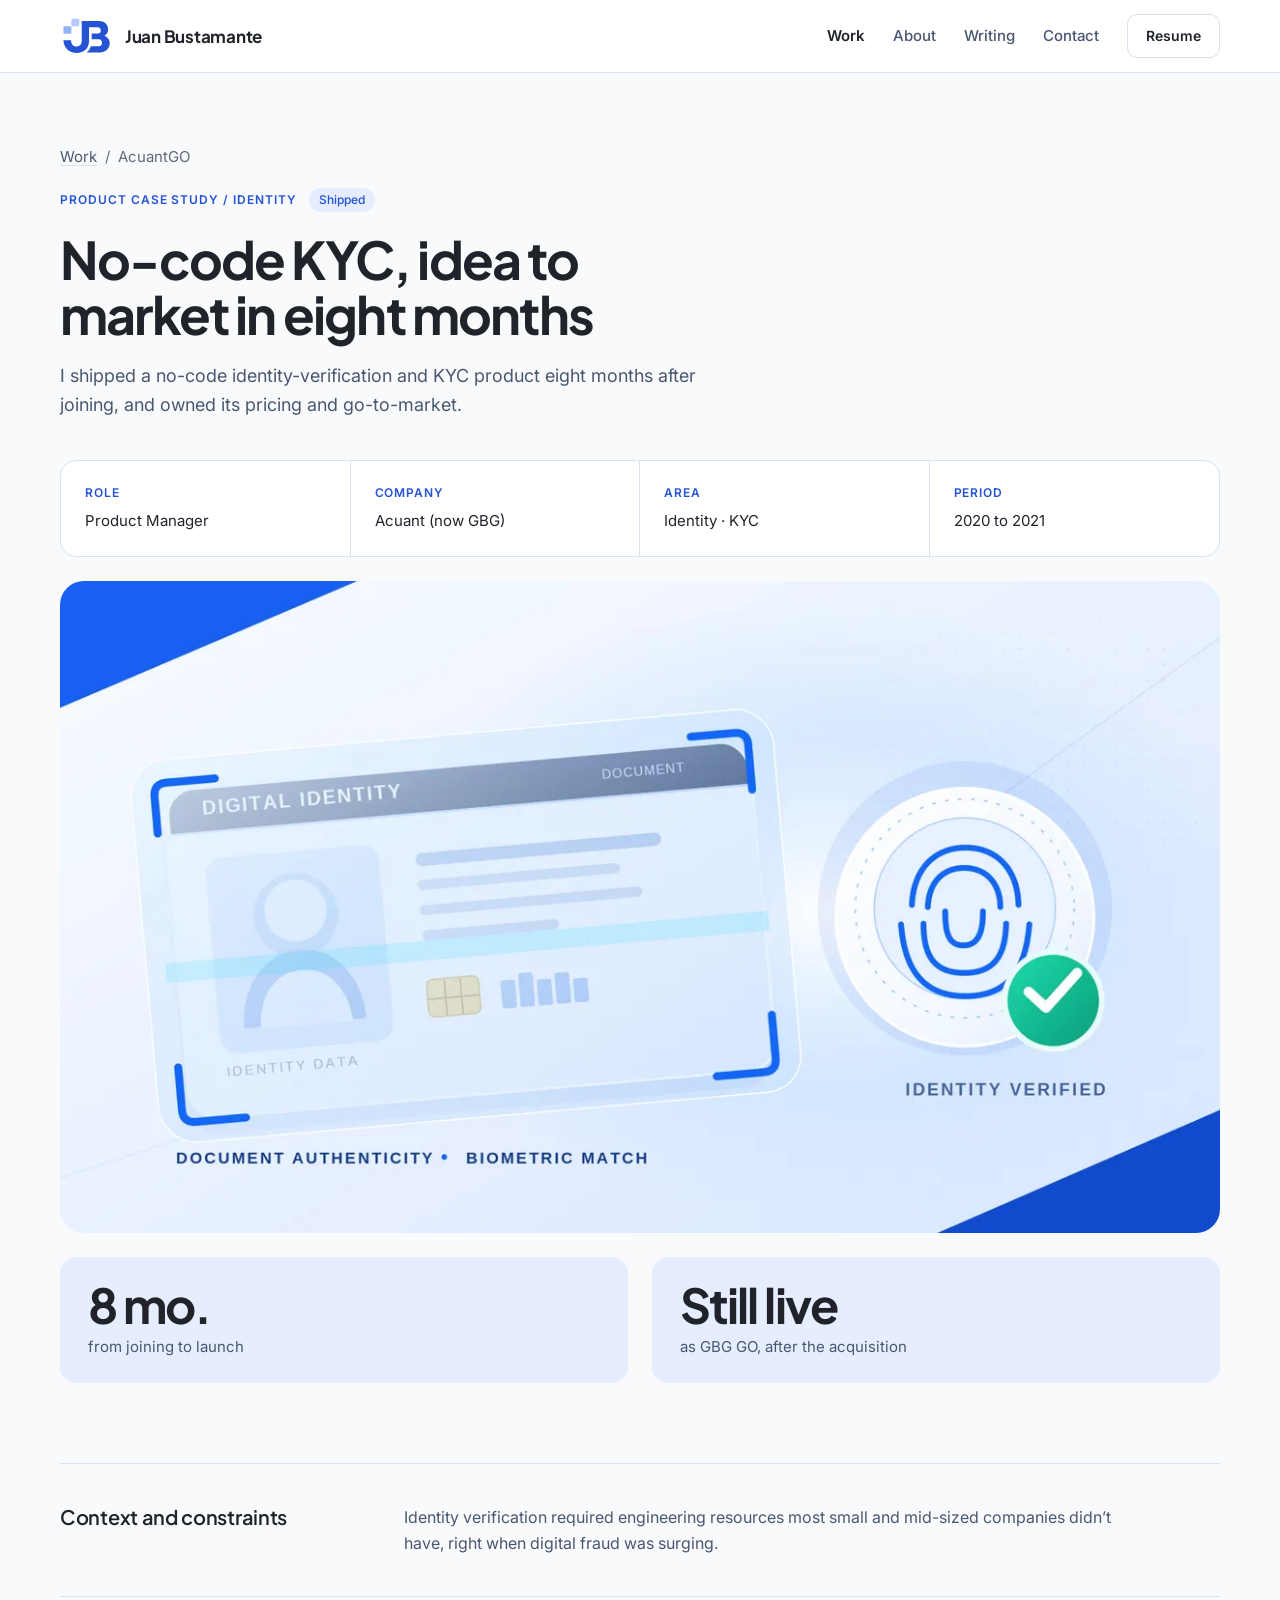
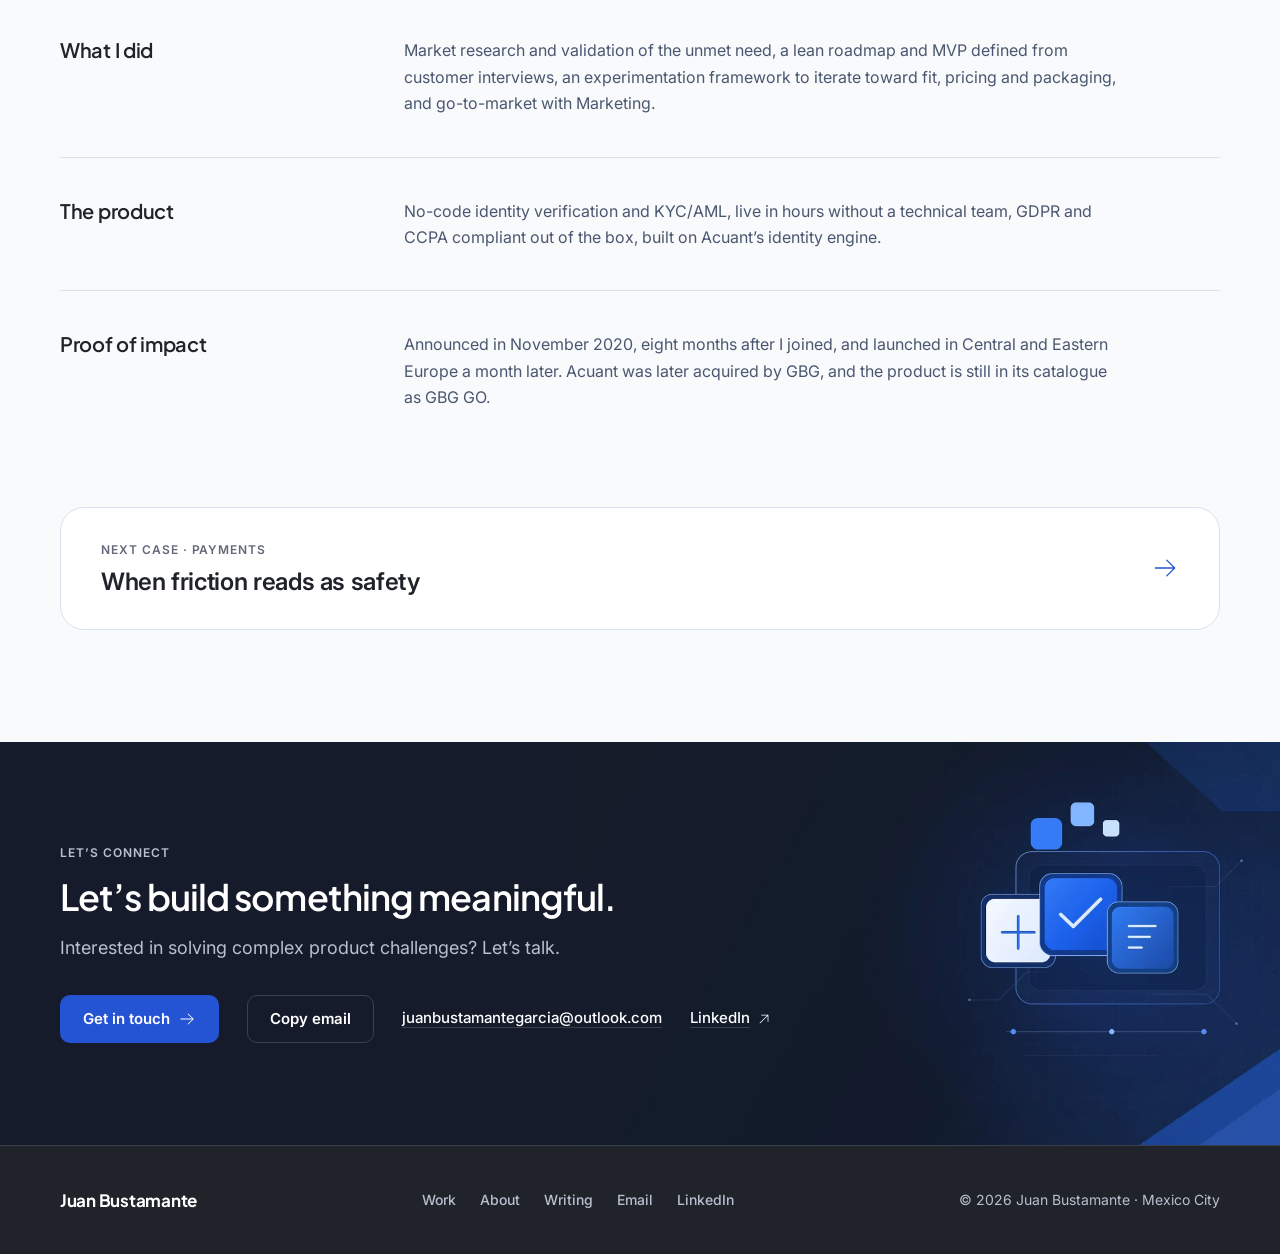
<file: work/acuantgo/index.html>
<!DOCTYPE html><html lang="en"> <head><meta charset="utf-8"><meta name="viewport" content="width=device-width, initial-scale=1"><title>AcuantGO: No-code KYC, idea to market in eight months | Juan Bustamante</title><meta name="description" content="I shipped a no-code identity-verification and KYC product eight months after joining, and owned its pricing and go-to-market."><link rel="canonical" href="https://juanbustamanteg.github.io/work/acuantgo/"><link rel="icon" type="image/svg+xml" href="/brand/favicon.svg"><link rel="icon" type="image/x-icon" href="/brand/favicon.ico" sizes="any"><link rel="icon" type="image/png" sizes="32x32" href="/brand/favicon_32.png"><link rel="apple-touch-icon" sizes="180x180" href="/brand/apple_touch_icon.png"><meta name="theme-color" content="#f9fafc"><meta property="og:type" content="website"><meta property="og:title" content="AcuantGO: No-code KYC, idea to market in eight months | Juan Bustamante"><meta property="og:description" content="I shipped a no-code identity-verification and KYC product eight months after joining, and owned its pricing and go-to-market."><meta property="og:url" content="https://juanbustamanteg.github.io/work/acuantgo/"><meta property="og:image" content="https://juanbustamanteg.github.io/assets/backgrounds/og-image.png"><meta property="og:image:width" content="1200"><meta property="og:image:height" content="630"><meta name="twitter:card" content="summary_large_image"><meta name="twitter:title" content="AcuantGO: No-code KYC, idea to market in eight months | Juan Bustamante"><meta name="twitter:description" content="I shipped a no-code identity-verification and KYC product eight months after joining, and owned its pricing and go-to-market."><meta name="twitter:image" content="https://juanbustamanteg.github.io/assets/backgrounds/og-image.png"><link rel="stylesheet" href="/_astro/about.X6buS5P4.css">
<style>.st[data-astro-cid-k4mc657y]{display:inline-flex;align-items:center;padding:3px 10px;border-radius:999px;font-size:12px;font-weight:500;line-height:1.5;white-space:nowrap}.st-production[data-astro-cid-k4mc657y],.st-research[data-astro-cid-k4mc657y]{background:var(--color-surface-alt);color:var(--color-brand)}.st-prototype[data-astro-cid-k4mc657y]{background:var(--color-background);color:var(--color-text-secondary);border:1px solid var(--color-border);white-space:normal}
</style>
<link rel="stylesheet" href="/_astro/_slug_.iCA15SCa.css">
<style>.cover[data-astro-cid-e5kvktnr]{position:relative;margin:0;border-radius:12px;overflow:hidden;background:var(--color-surface-alt)}.cover[data-astro-cid-e5kvktnr] img[data-astro-cid-e5kvktnr]{width:100%;height:auto}.fig-wrap[data-astro-cid-e5kvktnr]{margin:0}
</style></head> <body> <a class="sr-only skip" href="#main">Skip to content</a> <header class="hd" style="view-transition-name: site-header" data-astro-cid-3ef6ksr2> <div class="wrap bar" data-astro-cid-3ef6ksr2> <a class="brand" href="/" aria-label="Juan Bustamante, home" data-astro-cid-3ef6ksr2><span class="logo logo-dark" data-astro-cid-tvrurpns> <img class="sym" src="/brand/jb_plataforma_modular.svg" alt="" width="53" height="40" decoding="async" data-astro-cid-tvrurpns> <span class="name" data-astro-cid-tvrurpns>Juan Bustamante</span> </span> </a> <nav class="desk" aria-label="Main" data-astro-cid-3ef6ksr2> <ul data-astro-cid-3ef6ksr2> <li data-astro-cid-3ef6ksr2><a href="/work/" aria-current="page" data-astro-cid-3ef6ksr2>Work</a></li><li data-astro-cid-3ef6ksr2><a href="/about/" data-astro-cid-3ef6ksr2>About</a></li><li data-astro-cid-3ef6ksr2><a href="/writing/" data-astro-cid-3ef6ksr2>Writing</a></li><li data-astro-cid-3ef6ksr2><a href="#contact" data-astro-cid-3ef6ksr2>Contact</a></li> <li data-astro-cid-3ef6ksr2><a class="btn btn-secondary" href="/resume/" data-astro-cid-3ef6ksr2>Resume</a></li> </ul> </nav> <details class="mob" id="mobile-menu" data-astro-cid-3ef6ksr2> <summary aria-label="Open menu" data-astro-cid-3ef6ksr2><span class="bars" aria-hidden="true" data-astro-cid-3ef6ksr2><i data-astro-cid-3ef6ksr2></i><i data-astro-cid-3ef6ksr2></i></span></summary> <nav class="panel" aria-label="Main" data-astro-cid-3ef6ksr2> <a class="item" href="/work/" aria-current="page" data-astro-cid-3ef6ksr2>Work<svg width="18" height="18" viewBox="0 0 256 256" fill="currentColor" aria-hidden="true" focusable="false"><path d="M220.24,132.24l-72,72a6,6,0,0,1-8.48-8.48L201.51,134H40a6,6,0,0,1,0-12H201.51L139.76,60.24a6,6,0,0,1,8.48-8.48l72,72A6,6,0,0,1,220.24,132.24Z"/></svg></a><a class="item" href="/about/" data-astro-cid-3ef6ksr2>About<svg width="18" height="18" viewBox="0 0 256 256" fill="currentColor" aria-hidden="true" focusable="false"><path d="M220.24,132.24l-72,72a6,6,0,0,1-8.48-8.48L201.51,134H40a6,6,0,0,1,0-12H201.51L139.76,60.24a6,6,0,0,1,8.48-8.48l72,72A6,6,0,0,1,220.24,132.24Z"/></svg></a><a class="item" href="/writing/" data-astro-cid-3ef6ksr2>Writing<svg width="18" height="18" viewBox="0 0 256 256" fill="currentColor" aria-hidden="true" focusable="false"><path d="M220.24,132.24l-72,72a6,6,0,0,1-8.48-8.48L201.51,134H40a6,6,0,0,1,0-12H201.51L139.76,60.24a6,6,0,0,1,8.48-8.48l72,72A6,6,0,0,1,220.24,132.24Z"/></svg></a><a class="item" href="#contact" data-astro-cid-3ef6ksr2>Contact<svg width="18" height="18" viewBox="0 0 256 256" fill="currentColor" aria-hidden="true" focusable="false"><path d="M220.24,132.24l-72,72a6,6,0,0,1-8.48-8.48L201.51,134H40a6,6,0,0,1,0-12H201.51L139.76,60.24a6,6,0,0,1,8.48-8.48l72,72A6,6,0,0,1,220.24,132.24Z"/></svg></a> <a class="btn btn-secondary cta" href="/resume/" data-astro-cid-3ef6ksr2>Resume</a> </nav> </details> </div> </header> <script type="module">const e=document.getElementById("mobile-menu");if(e){const t=e.querySelector("summary");document.addEventListener("keydown",n=>{n.key==="Escape"&&e.open&&(e.open=!1,t?.focus())}),e.querySelectorAll("a").forEach(n=>n.addEventListener("click",()=>{e.open=!1})),e.addEventListener("toggle",()=>t?.setAttribute("aria-label",e.open?"Close menu":"Open menu"))}</script>  <main id="main"> <article data-astro-cid-by4zwojz> <!-- 1 · Hero factual --> <header class="wrap top" data-astro-cid-by4zwojz> <p class="crumb small" data-astro-cid-by4zwojz><a href="/work/" data-astro-cid-by4zwojz>Work</a><span aria-hidden="true" data-astro-cid-by4zwojz>/</span><span data-astro-cid-by4zwojz>AcuantGO</span></p> <p class="labels" data-astro-cid-by4zwojz><span class="eyebrow" data-astro-cid-by4zwojz>Product case study / Identity</span><span class="st st-production" data-astro-cid-k4mc657y>Shipped</span> </p> <h1 class="h1" data-astro-cid-by4zwojz>No-code KYC, idea to market in eight months</h1> <p class="lead" data-astro-cid-by4zwojz>I shipped a no-code identity-verification and KYC product eight months after joining, and owned its pricing and go-to-market.</p> </header> <!-- 2 · Executive summary (o ficha si el caso no tiene resumen) --> <section class="wrap" aria-label="Project at a glance" data-astro-cid-by4zwojz> <dl class="exec card" data-astro-cid-by4zwojz> <div data-astro-cid-by4zwojz><dt class="eyebrow" data-astro-cid-by4zwojz>Role</dt><dd data-astro-cid-by4zwojz>Product Manager</dd></div><div data-astro-cid-by4zwojz><dt class="eyebrow" data-astro-cid-by4zwojz>Company</dt><dd data-astro-cid-by4zwojz>Acuant (now GBG)</dd></div><div data-astro-cid-by4zwojz><dt class="eyebrow" data-astro-cid-by4zwojz>Area</dt><dd data-astro-cid-by4zwojz>Identity · KYC</dd></div><div data-astro-cid-by4zwojz><dt class="eyebrow" data-astro-cid-by4zwojz>Period</dt><dd data-astro-cid-by4zwojz>2020 to 2021</dd></div>  </dl> </section> <!-- 3 · Visual --> <div class="wrap visual" data-astro-cid-by4zwojz><figure class="fig-wrap" data-astro-cid-e5kvktnr> <div class="cover" data-astro-cid-e5kvktnr> <img src="/_astro/VIS05.B09ENCVn_Z1cDLF1.webp" srcset="/_astro/VIS05.B09ENCVn_STKx6.webp 480w, /_astro/VIS05.B09ENCVn_Z2gD9tv.webp 800w, /_astro/VIS05.B09ENCVn_g4Eok.webp 1200w, /_astro/VIS05.B09ENCVn_Z1cDLF1.webp 1600w" alt="Conceptual illustration: a digital identity document scanned and matched to a fingerprint, ending in identity verified." sizes="(max-width: 760px) 100vw, 1160px" loading="eager" decoding="async" data-astro-cid-e5kvktnr="true" fetchpriority="auto" width="1600" height="900"> </div> </figure> </div> <!-- 4 · Metrics --> <section class="wrap" aria-label="Results" data-astro-cid-by4zwojz> <ul class="results" data-astro-cid-by4zwojz> <li data-astro-cid-by4zwojz><span class="fig" data-astro-cid-by4zwojz>8 mo.</span><span class="small" data-astro-cid-by4zwojz>from joining to launch</span></li><li data-astro-cid-by4zwojz><span class="fig" data-astro-cid-by4zwojz>Still live</span><span class="small" data-astro-cid-by4zwojz>as GBG GO, after the acquisition</span></li> </ul> </section> <!-- 5-9 · Cuerpo: secciones de rehype-sections.mjs --> <div class="wrap" data-astro-cid-by4zwojz><div class="body" data-astro-cid-by4zwojz><section class="sec sec-context-and-constraints"><h2 id="context-and-constraints">Context and constraints</h2><div class="sec-body">
<p>Identity verification required engineering resources most small and mid-sized companies didn’t have, right when digital fraud was surging.</p>
</div></section><section class="sec sec-what-i-did"><h2 id="what-i-did">What I did</h2><div class="sec-body">
<p>Market research and validation of the unmet need, a lean roadmap and MVP defined from customer interviews, an experimentation framework to iterate toward fit, pricing and packaging, and go-to-market with Marketing.</p>
</div></section><section class="sec sec-the-product"><h2 id="the-product">The product</h2><div class="sec-body">
<p>No-code identity verification and KYC/AML, live in hours without a technical team, GDPR and CCPA compliant out of the box, built on Acuant’s identity engine.</p>
</div></section><section class="sec sec-proof-of-impact"><h2 id="proof-of-impact">Proof of impact</h2><div class="sec-body">
<p>Announced in November 2020, eight months after I joined, and launched in Central and Eastern Europe a month later. Acuant was later acquired by GBG, and the product is still in its catalogue as GBG GO.</p></div></section></div></div>  <!-- 10 · Next case --> <nav class="wrap" aria-label="Next case" data-astro-cid-by4zwojz> <a class="next" href="/work/debit-payments/" data-astro-cid-by4zwojz> <span class="nx" data-astro-cid-by4zwojz><span class="label" data-astro-cid-by4zwojz>Next case · Payments</span><span class="h3 nt" data-astro-cid-by4zwojz>When friction reads as safety</span></span> <svg width="28" height="28" viewBox="0 0 256 256" fill="currentColor" class="na" aria-hidden="true" focusable="false"><path d="M220.24,132.24l-72,72a6,6,0,0,1-8.48-8.48L201.51,134H40a6,6,0,0,1,0-12H201.51L139.76,60.24a6,6,0,0,1,8.48-8.48l72,72A6,6,0,0,1,220.24,132.24Z"/></svg> </a> </nav> </article> <section id="contact" class="contact" aria-labelledby="contact-h" data-astro-cid-xmivup5a> <span class="bg" aria-hidden="true" data-astro-cid-xmivup5a><img src="/_astro/VIS11.BCSpYy_R_oPpw8.webp" width="1280" height="720" alt="" loading="lazy" decoding="async" data-astro-cid-xmivup5a></span> <div class="wrap inner" data-astro-cid-xmivup5a> <p class="eyebrow" data-astro-cid-xmivup5a>Let’s connect</p> <h2 id="contact-h" class="h2" data-astro-cid-xmivup5a>Let’s build something meaningful.</h2> <p class="lead" data-astro-cid-xmivup5a>Interested in solving complex product challenges? Let’s talk.</p> <div class="acts" data-astro-cid-xmivup5a> <a class="btn btn-primary" href="mailto:juanbustamantegarcia@outlook.com" data-astro-cid-xmivup5a>Get in touch <svg width="18" height="18" viewBox="0 0 256 256" fill="currentColor" aria-hidden="true" focusable="false"><path d="M220.24,132.24l-72,72a6,6,0,0,1-8.48-8.48L201.51,134H40a6,6,0,0,1,0-12H201.51L139.76,60.24a6,6,0,0,1,8.48-8.48l72,72A6,6,0,0,1,220.24,132.24Z"/></svg></a> <button type="button" class="btn copy" data-copy="juanbustamantegarcia@outlook.com" data-astro-cid-xmivup5a>Copy email</button> <a class="plain" href="mailto:juanbustamantegarcia@outlook.com" data-astro-cid-xmivup5a>juanbustamantegarcia@outlook.com</a> <a class="plain" href="https://www.linkedin.com/in/productmanagerjuan/" rel="noopener" data-astro-cid-xmivup5a>LinkedIn <svg width="16" height="16" viewBox="0 0 256 256" fill="currentColor" aria-hidden="true" focusable="false"><path d="M198,64V168a6,6,0,0,1-12,0V78.48L68.24,196.24a6,6,0,0,1-8.48-8.48L177.52,70H88a6,6,0,0,1,0-12H192A6,6,0,0,1,198,64Z"/></svg></a> </div> <p class="sr-only" role="status" aria-live="polite" id="copy-status" data-astro-cid-xmivup5a></p> </div> </section> <script type="module">document.querySelectorAll("button[data-copy]").forEach(t=>{t.addEventListener("click",async()=>{const e=document.getElementById("copy-status");try{await navigator.clipboard.writeText(t.dataset.copy??""),t.textContent="Copied",e&&(e.textContent="Email address copied"),setTimeout(()=>{t.textContent="Copy email",e&&(e.textContent="")},2e3)}catch{window.location.href=`mailto:${t.dataset.copy}`}})});</script>  </main> <footer class="ft" data-astro-cid-sz7xmlte> <div class="wrap row" data-astro-cid-sz7xmlte> <a href="/" aria-label="Juan Bustamante, home" data-astro-cid-sz7xmlte><span class="logo logo-light" data-astro-cid-tvrurpns>  <span class="name" data-astro-cid-tvrurpns>Juan Bustamante</span> </span> </a> <nav aria-label="Footer" class="links" data-astro-cid-sz7xmlte> <a href="/work/" data-astro-cid-sz7xmlte>Work</a><a href="/about/" data-astro-cid-sz7xmlte>About</a><a href="/writing/" data-astro-cid-sz7xmlte>Writing</a> <a href="mailto:juanbustamantegarcia@outlook.com" data-astro-cid-sz7xmlte>Email</a><a href="https://www.linkedin.com/in/productmanagerjuan/" rel="noopener" data-astro-cid-sz7xmlte>LinkedIn</a> </nav> <span class="copy" data-astro-cid-sz7xmlte>© 2026 Juan Bustamante · Mexico City</span> </div> </footer>  <script>
      // Movimiento en todo el sitio (mismo sistema que la UX de Elementum, discreto, 240–700 ms):
      // 1) entrada al hacer scroll de encabezados, bloques y listas (cascada corta, tope 6 x 60 ms);
      // 2) imágenes con acercamiento suave; 3) cifras que cuentan hasta su valor; 4) red de seguridad
      // para lo que ya quedó arriba. Sin JS o con prefers-reduced-motion todo queda visible y quieto.
      (function () {
        if (window.matchMedia('(prefers-reduced-motion: reduce)').matches) return;
        var root = document.documentElement;
        root.classList.add('reveal-ready');
        var $ = function (sel) { return [].slice.call(document.querySelectorAll(sel)); };
        // Bloques que suben al entrar (el hero de Home y las tarjetas ya traen su clase).
        var UP = [
          'main .head > *', 'main .top > *', 'main .t > *', 'main .intro > *',
          'main section:not(.hero):not(.contact) > .eyebrow', 'main section:not(.hero) > .h2', 'main section:not(.hero) > h2',
          'main .calls-head > *', 'main .own-head > *', 'main .head.row > *',
          'main .calls > li', 'main .career > li', 'main .grid > li', 'main .xp > li', 'main .principles > li',
          'main .results > li', 'main .exec > div', 'main .evidence > *', 'main .more .col > .eyebrow', 'main .more .col > .h3',
          'main .body .sec', 'main .next', 'main .rel > *', 'main .art > :not(.pc)', 'main .post',
          '.contact .inner > *'
        ].join(',');
        // Imágenes que entran con acercamiento.
        var ZOOM = 'main .visual .cover, main .portrait, main .timeline, main .pc, main .decision-visual';
        $(UP).forEach(function (el) { if (!el.closest('.hero') && !el.classList.contains('reveal-card') && !el.classList.contains('sr-only')) el.classList.add('rv'); });
        $(ZOOM).forEach(function (el) { el.classList.add('rv', 'rv-zoom'); });
        var els = $('.hero .reveal, .reveal-card, .rv');
        // Cifras: cuentan desde 0 respetando prefijo, decimales y sufijo (~6×, +20%, 3.4×, 8 mo.).
        function contar(el) {
          var m = el.textContent.trim().match(/^([^0-9]*)([0-9]+(?:\.[0-9]+)?)(.*)$/);
          if (!m) return;
          var fin = parseFloat(m[2]), dec = (m[2].split('.')[1] || '').length, t0 = null, dur = 700, txt = el.textContent;
          el.setAttribute('aria-label', txt.trim());
          function paso(t) {
            if (t0 === null) t0 = t;
            var k = Math.min(1, (t - t0) / dur), e = 1 - Math.pow(1 - k, 3);
            el.textContent = m[1] + (fin * e).toFixed(dec) + m[3];
            if (k < 1) requestAnimationFrame(paso); else el.textContent = txt;
          }
          requestAnimationFrame(paso);
        }
        var figs = $('main .fig');
        if (!('IntersectionObserver' in window)) { els.forEach(function (el) { el.classList.add('in'); }); return; }
        var io = new IntersectionObserver(function (entries) {
          var k = 0;
          entries.forEach(function (e) {
            if (!e.isIntersecting) return;
            var t = e.target;
            if (!t.closest('.hero')) { t.style.setProperty('--d', (Math.min(k, 6) * 0.06) + 's'); k++; }
            t.classList.add('in'); io.unobserve(t);
          });
        }, { rootMargin: '0px 0px -8% 0px', threshold: 0.12 });
        els.forEach(function (el) { io.observe(el); });
        var iof = new IntersectionObserver(function (entries) {
          entries.forEach(function (e) { if (e.isIntersecting) { contar(e.target); iof.unobserve(e.target); } });
        }, { threshold: 0.6 });
        figs.forEach(function (el) { iof.observe(el); });
        var pend = false;
        function arriba() { pend = false; els.forEach(function (el) { if (el.classList.contains('in') || el.getBoundingClientRect().bottom > 0) return; el.style.animation = 'none'; el.classList.add('in'); io.unobserve(el); }); }
        window.addEventListener('scroll', function () { if (!pend) { pend = true; requestAnimationFrame(arriba); } }, { passive: true });
        window.addEventListener('pageshow', arriba);
      })();
    </script> </body> </html>
</file>
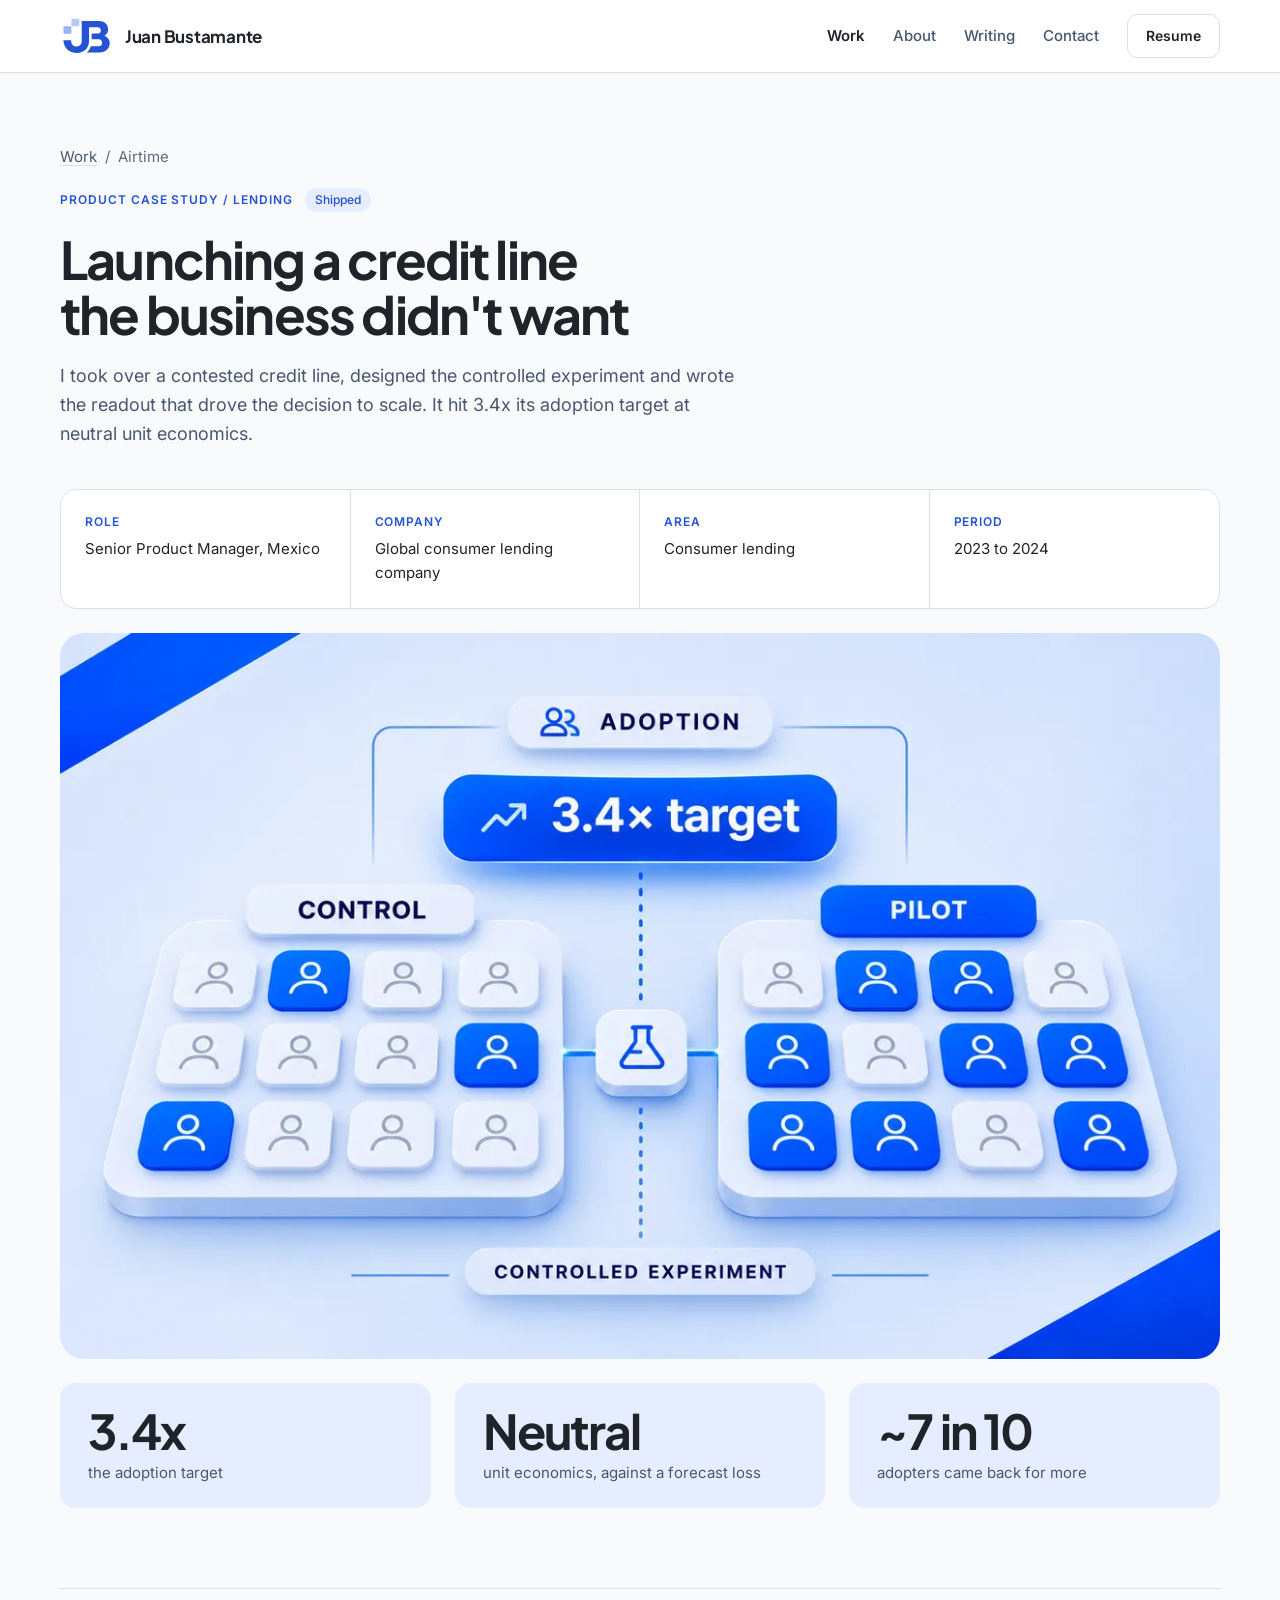
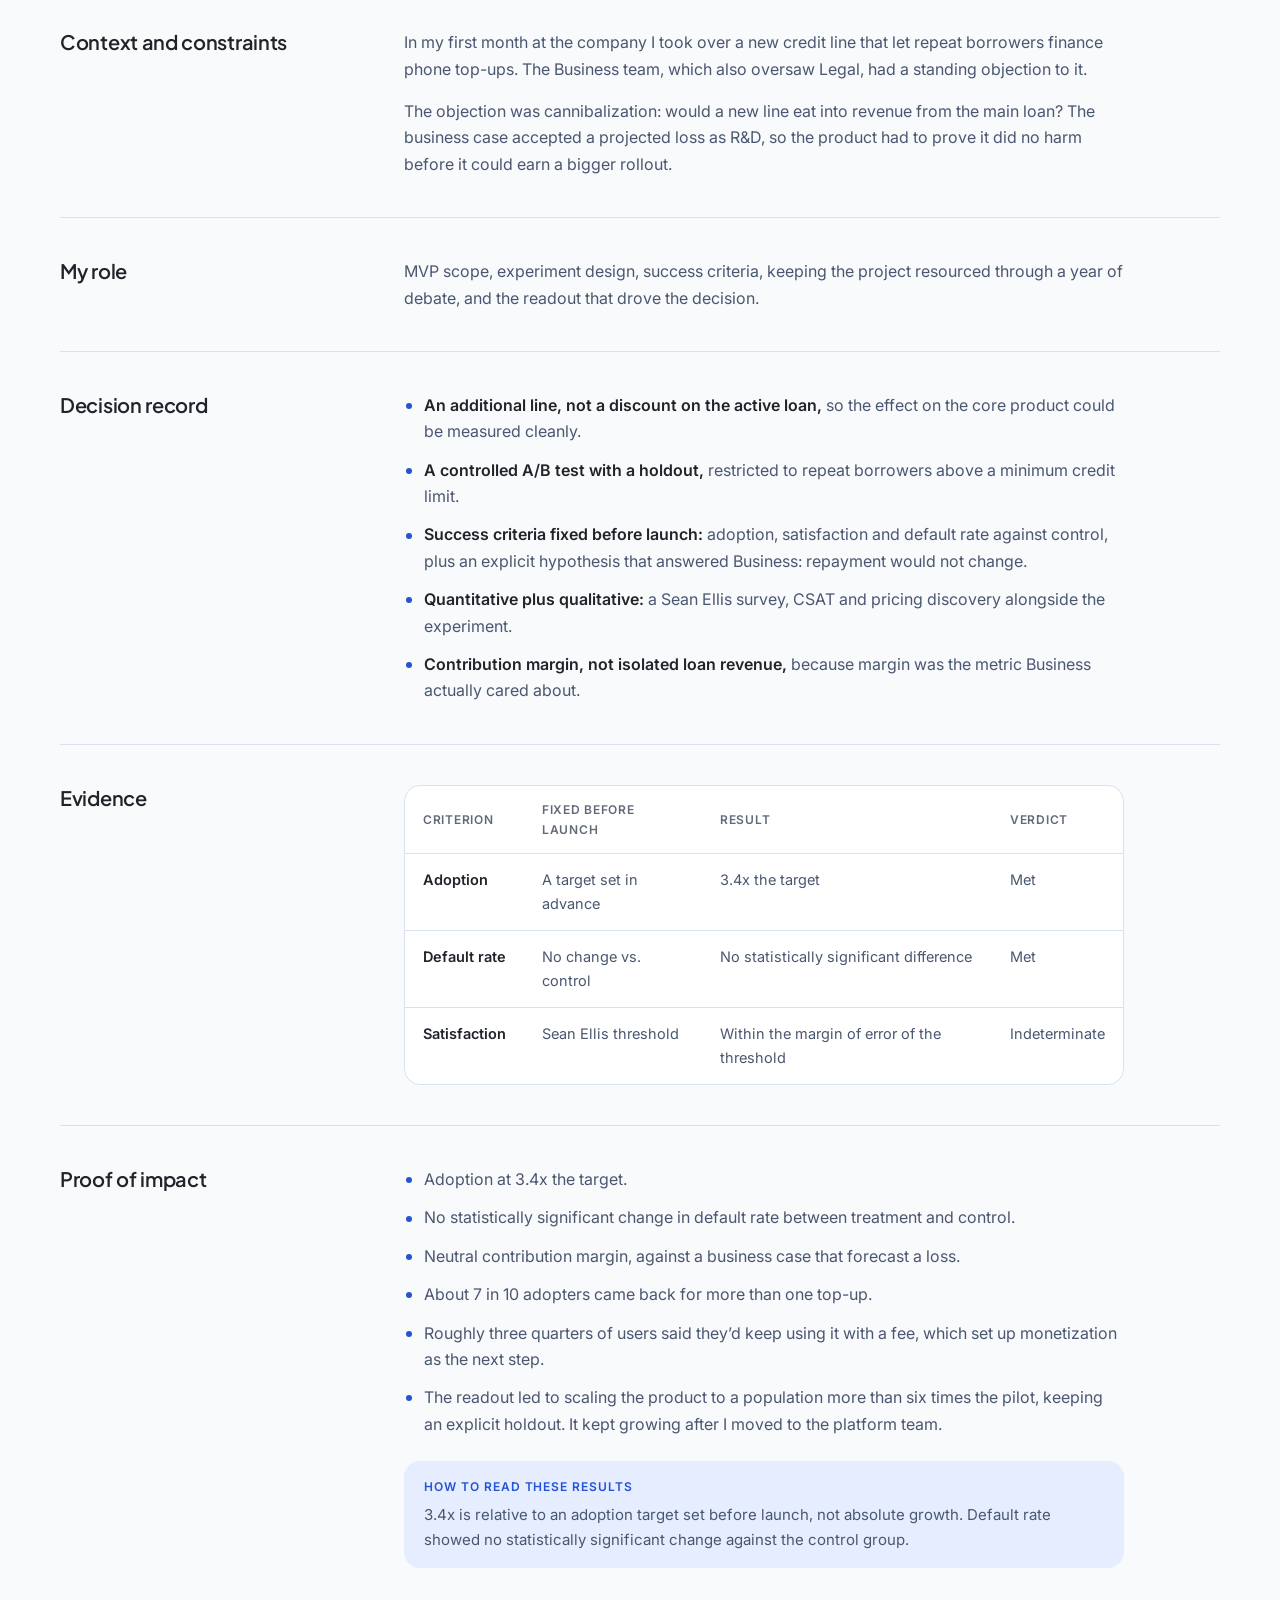
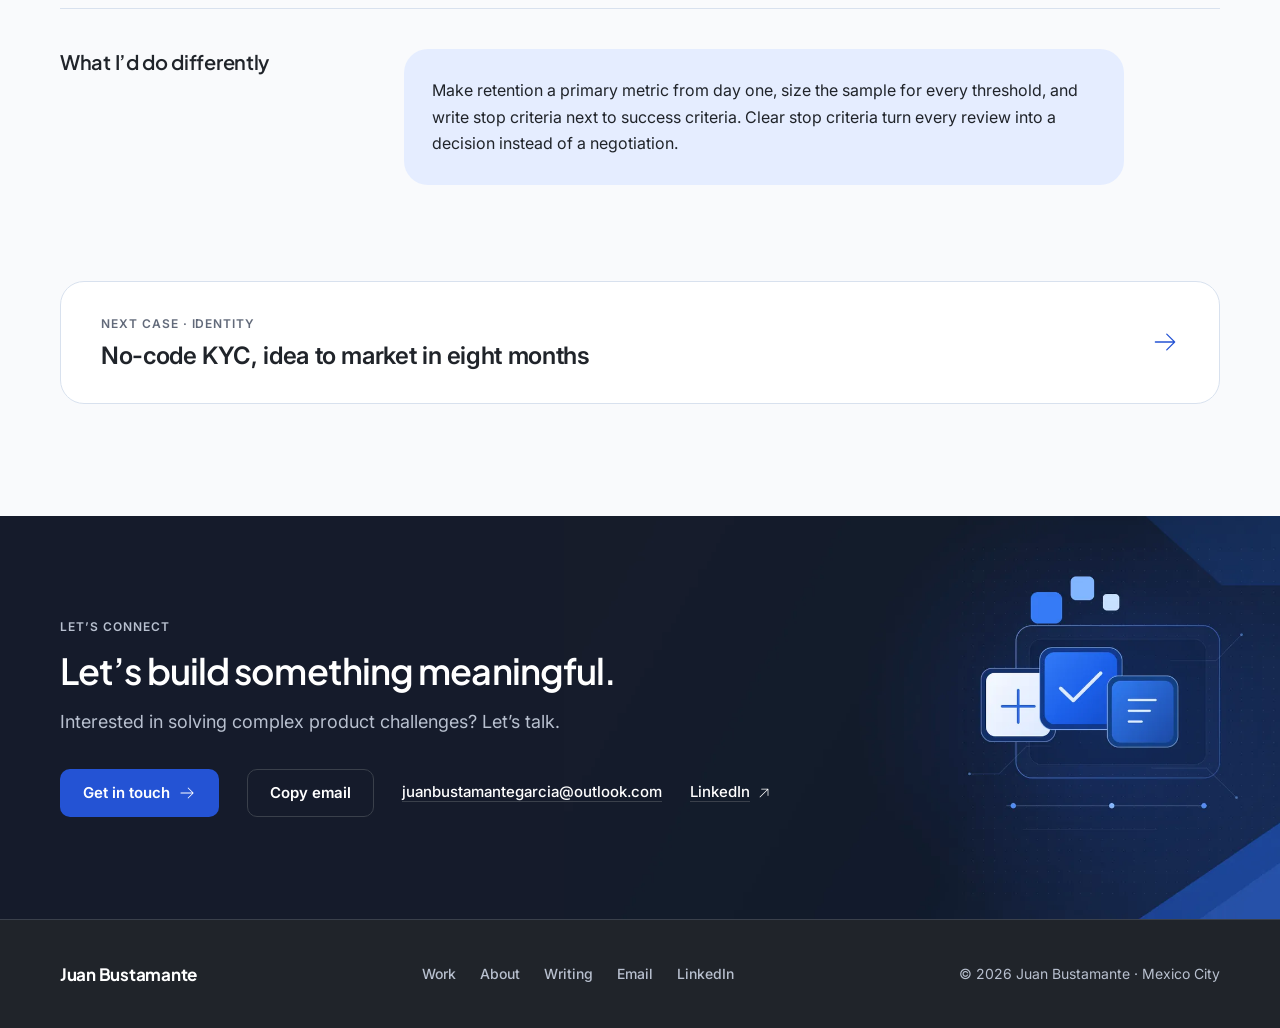
<file: work/airtime/index.html>
<!DOCTYPE html><html lang="en"> <head><meta charset="utf-8"><meta name="viewport" content="width=device-width, initial-scale=1"><title>Airtime: Launching a credit line the business didn&#39;t want | Juan Bustamante</title><meta name="description" content="I took over a contested credit line, designed the controlled experiment and wrote the readout that drove the decision to scale. It hit 3.4x its adoption target at neutral unit economics."><link rel="canonical" href="https://juanbustamanteg.github.io/work/airtime/"><link rel="icon" type="image/svg+xml" href="/brand/favicon.svg"><link rel="icon" type="image/x-icon" href="/brand/favicon.ico" sizes="any"><link rel="icon" type="image/png" sizes="32x32" href="/brand/favicon_32.png"><link rel="apple-touch-icon" sizes="180x180" href="/brand/apple_touch_icon.png"><meta name="theme-color" content="#f9fafc"><meta property="og:type" content="website"><meta property="og:title" content="Airtime: Launching a credit line the business didn't want | Juan Bustamante"><meta property="og:description" content="I took over a contested credit line, designed the controlled experiment and wrote the readout that drove the decision to scale. It hit 3.4x its adoption target at neutral unit economics."><meta property="og:url" content="https://juanbustamanteg.github.io/work/airtime/"><meta property="og:image" content="https://juanbustamanteg.github.io/assets/backgrounds/og-image.png"><meta property="og:image:width" content="1200"><meta property="og:image:height" content="630"><meta name="twitter:card" content="summary_large_image"><meta name="twitter:title" content="Airtime: Launching a credit line the business didn't want | Juan Bustamante"><meta name="twitter:description" content="I took over a contested credit line, designed the controlled experiment and wrote the readout that drove the decision to scale. It hit 3.4x its adoption target at neutral unit economics."><meta name="twitter:image" content="https://juanbustamanteg.github.io/assets/backgrounds/og-image.png"><link rel="stylesheet" href="/_astro/about.X6buS5P4.css">
<style>.st[data-astro-cid-k4mc657y]{display:inline-flex;align-items:center;padding:3px 10px;border-radius:999px;font-size:12px;font-weight:500;line-height:1.5;white-space:nowrap}.st-production[data-astro-cid-k4mc657y],.st-research[data-astro-cid-k4mc657y]{background:var(--color-surface-alt);color:var(--color-brand)}.st-prototype[data-astro-cid-k4mc657y]{background:var(--color-background);color:var(--color-text-secondary);border:1px solid var(--color-border);white-space:normal}
</style>
<link rel="stylesheet" href="/_astro/_slug_.iCA15SCa.css">
<style>.cover[data-astro-cid-e5kvktnr]{position:relative;margin:0;border-radius:12px;overflow:hidden;background:var(--color-surface-alt)}.cover[data-astro-cid-e5kvktnr] img[data-astro-cid-e5kvktnr]{width:100%;height:auto}.fig-wrap[data-astro-cid-e5kvktnr]{margin:0}
</style></head> <body> <a class="sr-only skip" href="#main">Skip to content</a> <header class="hd" style="view-transition-name: site-header" data-astro-cid-3ef6ksr2> <div class="wrap bar" data-astro-cid-3ef6ksr2> <a class="brand" href="/" aria-label="Juan Bustamante, home" data-astro-cid-3ef6ksr2><span class="logo logo-dark" data-astro-cid-tvrurpns> <img class="sym" src="/brand/jb_plataforma_modular.svg" alt="" width="53" height="40" decoding="async" data-astro-cid-tvrurpns> <span class="name" data-astro-cid-tvrurpns>Juan Bustamante</span> </span> </a> <nav class="desk" aria-label="Main" data-astro-cid-3ef6ksr2> <ul data-astro-cid-3ef6ksr2> <li data-astro-cid-3ef6ksr2><a href="/work/" aria-current="page" data-astro-cid-3ef6ksr2>Work</a></li><li data-astro-cid-3ef6ksr2><a href="/about/" data-astro-cid-3ef6ksr2>About</a></li><li data-astro-cid-3ef6ksr2><a href="/writing/" data-astro-cid-3ef6ksr2>Writing</a></li><li data-astro-cid-3ef6ksr2><a href="#contact" data-astro-cid-3ef6ksr2>Contact</a></li> <li data-astro-cid-3ef6ksr2><a class="btn btn-secondary" href="/resume/" data-astro-cid-3ef6ksr2>Resume</a></li> </ul> </nav> <details class="mob" id="mobile-menu" data-astro-cid-3ef6ksr2> <summary aria-label="Open menu" data-astro-cid-3ef6ksr2><span class="bars" aria-hidden="true" data-astro-cid-3ef6ksr2><i data-astro-cid-3ef6ksr2></i><i data-astro-cid-3ef6ksr2></i></span></summary> <nav class="panel" aria-label="Main" data-astro-cid-3ef6ksr2> <a class="item" href="/work/" aria-current="page" data-astro-cid-3ef6ksr2>Work<svg width="18" height="18" viewBox="0 0 256 256" fill="currentColor" aria-hidden="true" focusable="false"><path d="M220.24,132.24l-72,72a6,6,0,0,1-8.48-8.48L201.51,134H40a6,6,0,0,1,0-12H201.51L139.76,60.24a6,6,0,0,1,8.48-8.48l72,72A6,6,0,0,1,220.24,132.24Z"/></svg></a><a class="item" href="/about/" data-astro-cid-3ef6ksr2>About<svg width="18" height="18" viewBox="0 0 256 256" fill="currentColor" aria-hidden="true" focusable="false"><path d="M220.24,132.24l-72,72a6,6,0,0,1-8.48-8.48L201.51,134H40a6,6,0,0,1,0-12H201.51L139.76,60.24a6,6,0,0,1,8.48-8.48l72,72A6,6,0,0,1,220.24,132.24Z"/></svg></a><a class="item" href="/writing/" data-astro-cid-3ef6ksr2>Writing<svg width="18" height="18" viewBox="0 0 256 256" fill="currentColor" aria-hidden="true" focusable="false"><path d="M220.24,132.24l-72,72a6,6,0,0,1-8.48-8.48L201.51,134H40a6,6,0,0,1,0-12H201.51L139.76,60.24a6,6,0,0,1,8.48-8.48l72,72A6,6,0,0,1,220.24,132.24Z"/></svg></a><a class="item" href="#contact" data-astro-cid-3ef6ksr2>Contact<svg width="18" height="18" viewBox="0 0 256 256" fill="currentColor" aria-hidden="true" focusable="false"><path d="M220.24,132.24l-72,72a6,6,0,0,1-8.48-8.48L201.51,134H40a6,6,0,0,1,0-12H201.51L139.76,60.24a6,6,0,0,1,8.48-8.48l72,72A6,6,0,0,1,220.24,132.24Z"/></svg></a> <a class="btn btn-secondary cta" href="/resume/" data-astro-cid-3ef6ksr2>Resume</a> </nav> </details> </div> </header> <script type="module">const e=document.getElementById("mobile-menu");if(e){const t=e.querySelector("summary");document.addEventListener("keydown",n=>{n.key==="Escape"&&e.open&&(e.open=!1,t?.focus())}),e.querySelectorAll("a").forEach(n=>n.addEventListener("click",()=>{e.open=!1})),e.addEventListener("toggle",()=>t?.setAttribute("aria-label",e.open?"Close menu":"Open menu"))}</script>  <main id="main"> <article data-astro-cid-by4zwojz> <!-- 1 · Hero factual --> <header class="wrap top" data-astro-cid-by4zwojz> <p class="crumb small" data-astro-cid-by4zwojz><a href="/work/" data-astro-cid-by4zwojz>Work</a><span aria-hidden="true" data-astro-cid-by4zwojz>/</span><span data-astro-cid-by4zwojz>Airtime</span></p> <p class="labels" data-astro-cid-by4zwojz><span class="eyebrow" data-astro-cid-by4zwojz>Product case study / Lending</span><span class="st st-production" data-astro-cid-k4mc657y>Shipped</span> </p> <h1 class="h1" data-astro-cid-by4zwojz>Launching a credit line the business didn&#39;t want</h1> <p class="lead" data-astro-cid-by4zwojz>I took over a contested credit line, designed the controlled experiment and wrote the readout that drove the decision to scale. It hit 3.4x its adoption target at neutral unit economics.</p> </header> <!-- 2 · Executive summary (o ficha si el caso no tiene resumen) --> <section class="wrap" aria-label="Project at a glance" data-astro-cid-by4zwojz> <dl class="exec card" data-astro-cid-by4zwojz> <div data-astro-cid-by4zwojz><dt class="eyebrow" data-astro-cid-by4zwojz>Role</dt><dd data-astro-cid-by4zwojz>Senior Product Manager, Mexico</dd></div><div data-astro-cid-by4zwojz><dt class="eyebrow" data-astro-cid-by4zwojz>Company</dt><dd data-astro-cid-by4zwojz>Global consumer lending company</dd></div><div data-astro-cid-by4zwojz><dt class="eyebrow" data-astro-cid-by4zwojz>Area</dt><dd data-astro-cid-by4zwojz>Consumer lending</dd></div><div data-astro-cid-by4zwojz><dt class="eyebrow" data-astro-cid-by4zwojz>Period</dt><dd data-astro-cid-by4zwojz>2023 to 2024</dd></div>  </dl> </section> <!-- 3 · Visual --> <div class="wrap visual" data-astro-cid-by4zwojz><figure class="fig-wrap" data-astro-cid-e5kvktnr> <div class="cover" data-astro-cid-e5kvktnr> <img src="/_astro/VIS04.DXTQLnS4_2rn1Jt.webp" srcset="/_astro/VIS04.DXTQLnS4_1V0QHd.webp 480w, /_astro/VIS04.DXTQLnS4_Z1iDzAb.webp 800w, /_astro/VIS04.DXTQLnS4_ZHYVJa.webp 1200w, /_astro/VIS04.DXTQLnS4_2rn1Jt.webp 1586w" alt="Simplified experiment summary: control and pilot groups in a controlled experiment, with adoption at 3.4 times the target." sizes="(max-width: 760px) 100vw, 1160px" loading="eager" decoding="async" data-astro-cid-e5kvktnr="true" fetchpriority="auto" width="1586" height="992"> </div> </figure> </div> <!-- 4 · Metrics --> <section class="wrap" aria-label="Results" data-astro-cid-by4zwojz> <ul class="results" data-astro-cid-by4zwojz> <li data-astro-cid-by4zwojz><span class="fig" data-astro-cid-by4zwojz>3.4x</span><span class="small" data-astro-cid-by4zwojz>the adoption target</span></li><li data-astro-cid-by4zwojz><span class="fig" data-astro-cid-by4zwojz>Neutral</span><span class="small" data-astro-cid-by4zwojz>unit economics, against a forecast loss</span></li><li data-astro-cid-by4zwojz><span class="fig" data-astro-cid-by4zwojz>~7 in 10</span><span class="small" data-astro-cid-by4zwojz>adopters came back for more</span></li> </ul> </section> <!-- 5-9 · Cuerpo: secciones de rehype-sections.mjs --> <div class="wrap" data-astro-cid-by4zwojz><div class="body" data-astro-cid-by4zwojz><section class="sec sec-context-and-constraints"><h2 id="context-and-constraints">Context and constraints</h2><div class="sec-body">
<p>In my first month at the company I took over a new credit line that let repeat borrowers finance phone top-ups. The Business team, which also oversaw Legal, had a standing objection to it.</p>

<p>The objection was cannibalization: would a new line eat into revenue from the main loan? The business case accepted a projected loss as R&#x26;D, so the product had to prove it did no harm before it could earn a bigger rollout.</p>
</div></section><section class="sec sec-my-role"><h2 id="my-role">My role</h2><div class="sec-body">
<p>MVP scope, experiment design, success criteria, keeping the project resourced through a year of debate, and the readout that drove the decision.</p>
</div></section><section class="sec sec-decision-record"><h2 id="decision-record">Decision record</h2><div class="sec-body">
<ul>
<li><strong>An additional line, not a discount on the active loan,</strong> so the effect on the core product could be measured cleanly.</li>
<li><strong>A controlled A/B test with a holdout,</strong> restricted to repeat borrowers above a minimum credit limit.</li>
<li><strong>Success criteria fixed before launch:</strong> adoption, satisfaction and default rate against control, plus an explicit hypothesis that answered Business: repayment would not change.</li>
<li><strong>Quantitative plus qualitative:</strong> a Sean Ellis survey, CSAT and pricing discovery alongside the experiment.</li>
<li><strong>Contribution margin, not isolated loan revenue,</strong> because margin was the metric Business actually cared about.</li>
</ul>
</div></section><section class="sec sec-evidence"><h2 id="evidence">Evidence</h2><div class="sec-body">
<table>
<thead>
<tr>
<th>Criterion</th>
<th>Fixed before launch</th>
<th>Result</th>
<th>Verdict</th>
</tr>
</thead>
<tbody>
<tr>
<td>Adoption</td>
<td>A target set in advance</td>
<td>3.4x the target</td>
<td>Met</td>
</tr>
<tr>
<td>Default rate</td>
<td>No change vs. control</td>
<td>No statistically significant difference</td>
<td>Met</td>
</tr>
<tr>
<td>Satisfaction</td>
<td>Sean Ellis threshold</td>
<td>Within the margin of error of the threshold</td>
<td>Indeterminate</td>
</tr>
</tbody>
</table>
</div></section><section class="sec sec-proof-of-impact"><h2 id="proof-of-impact">Proof of impact</h2><div class="sec-body">
<ul>
<li>Adoption at 3.4x the target.</li>
<li>No statistically significant change in default rate between treatment and control.</li>
<li>Neutral contribution margin, against a business case that forecast a loss.</li>
<li>About 7 in 10 adopters came back for more than one top-up.</li>
<li>Roughly three quarters of users said they’d keep using it with a fee, which set up monetization as the next step.</li>
<li>The readout led to scaling the product to a population more than six times the pilot, keeping an explicit holdout. It kept growing after I moved to the platform team.</li>
</ul>
<aside class="limits"><p class="dr-k">How to read these results</p><p>3.4x is relative to an adoption target set before launch, not absolute growth. Default rate showed no statistically significant change against the control group.</p></aside>
</div></section><section class="sec sec-what-id-do-differently"><h2 id="what-id-do-differently">What I’d do differently</h2><div class="sec-body">
<p>Make retention a primary metric from day one, size the sample for every threshold, and write stop criteria next to success criteria. Clear stop criteria turn every review into a decision instead of a negotiation.</p></div></section></div></div>  <!-- 10 · Next case --> <nav class="wrap" aria-label="Next case" data-astro-cid-by4zwojz> <a class="next" href="/work/acuantgo/" data-astro-cid-by4zwojz> <span class="nx" data-astro-cid-by4zwojz><span class="label" data-astro-cid-by4zwojz>Next case · Identity</span><span class="h3 nt" data-astro-cid-by4zwojz>No-code KYC, idea to market in eight months</span></span> <svg width="28" height="28" viewBox="0 0 256 256" fill="currentColor" class="na" aria-hidden="true" focusable="false"><path d="M220.24,132.24l-72,72a6,6,0,0,1-8.48-8.48L201.51,134H40a6,6,0,0,1,0-12H201.51L139.76,60.24a6,6,0,0,1,8.48-8.48l72,72A6,6,0,0,1,220.24,132.24Z"/></svg> </a> </nav> </article> <section id="contact" class="contact" aria-labelledby="contact-h" data-astro-cid-xmivup5a> <span class="bg" aria-hidden="true" data-astro-cid-xmivup5a><img src="/_astro/VIS11.BCSpYy_R_oPpw8.webp" width="1280" height="720" alt="" loading="lazy" decoding="async" data-astro-cid-xmivup5a></span> <div class="wrap inner" data-astro-cid-xmivup5a> <p class="eyebrow" data-astro-cid-xmivup5a>Let’s connect</p> <h2 id="contact-h" class="h2" data-astro-cid-xmivup5a>Let’s build something meaningful.</h2> <p class="lead" data-astro-cid-xmivup5a>Interested in solving complex product challenges? Let’s talk.</p> <div class="acts" data-astro-cid-xmivup5a> <a class="btn btn-primary" href="mailto:juanbustamantegarcia@outlook.com" data-astro-cid-xmivup5a>Get in touch <svg width="18" height="18" viewBox="0 0 256 256" fill="currentColor" aria-hidden="true" focusable="false"><path d="M220.24,132.24l-72,72a6,6,0,0,1-8.48-8.48L201.51,134H40a6,6,0,0,1,0-12H201.51L139.76,60.24a6,6,0,0,1,8.48-8.48l72,72A6,6,0,0,1,220.24,132.24Z"/></svg></a> <button type="button" class="btn copy" data-copy="juanbustamantegarcia@outlook.com" data-astro-cid-xmivup5a>Copy email</button> <a class="plain" href="mailto:juanbustamantegarcia@outlook.com" data-astro-cid-xmivup5a>juanbustamantegarcia@outlook.com</a> <a class="plain" href="https://www.linkedin.com/in/productmanagerjuan/" rel="noopener" data-astro-cid-xmivup5a>LinkedIn <svg width="16" height="16" viewBox="0 0 256 256" fill="currentColor" aria-hidden="true" focusable="false"><path d="M198,64V168a6,6,0,0,1-12,0V78.48L68.24,196.24a6,6,0,0,1-8.48-8.48L177.52,70H88a6,6,0,0,1,0-12H192A6,6,0,0,1,198,64Z"/></svg></a> </div> <p class="sr-only" role="status" aria-live="polite" id="copy-status" data-astro-cid-xmivup5a></p> </div> </section> <script type="module">document.querySelectorAll("button[data-copy]").forEach(t=>{t.addEventListener("click",async()=>{const e=document.getElementById("copy-status");try{await navigator.clipboard.writeText(t.dataset.copy??""),t.textContent="Copied",e&&(e.textContent="Email address copied"),setTimeout(()=>{t.textContent="Copy email",e&&(e.textContent="")},2e3)}catch{window.location.href=`mailto:${t.dataset.copy}`}})});</script>  </main> <footer class="ft" data-astro-cid-sz7xmlte> <div class="wrap row" data-astro-cid-sz7xmlte> <a href="/" aria-label="Juan Bustamante, home" data-astro-cid-sz7xmlte><span class="logo logo-light" data-astro-cid-tvrurpns>  <span class="name" data-astro-cid-tvrurpns>Juan Bustamante</span> </span> </a> <nav aria-label="Footer" class="links" data-astro-cid-sz7xmlte> <a href="/work/" data-astro-cid-sz7xmlte>Work</a><a href="/about/" data-astro-cid-sz7xmlte>About</a><a href="/writing/" data-astro-cid-sz7xmlte>Writing</a> <a href="mailto:juanbustamantegarcia@outlook.com" data-astro-cid-sz7xmlte>Email</a><a href="https://www.linkedin.com/in/productmanagerjuan/" rel="noopener" data-astro-cid-sz7xmlte>LinkedIn</a> </nav> <span class="copy" data-astro-cid-sz7xmlte>© 2026 Juan Bustamante · Mexico City</span> </div> </footer>  <script>
      // Movimiento en todo el sitio (mismo sistema que la UX de Elementum, discreto, 240–700 ms):
      // 1) entrada al hacer scroll de encabezados, bloques y listas (cascada corta, tope 6 x 60 ms);
      // 2) imágenes con acercamiento suave; 3) cifras que cuentan hasta su valor; 4) red de seguridad
      // para lo que ya quedó arriba. Sin JS o con prefers-reduced-motion todo queda visible y quieto.
      (function () {
        if (window.matchMedia('(prefers-reduced-motion: reduce)').matches) return;
        var root = document.documentElement;
        root.classList.add('reveal-ready');
        var $ = function (sel) { return [].slice.call(document.querySelectorAll(sel)); };
        // Bloques que suben al entrar (el hero de Home y las tarjetas ya traen su clase).
        var UP = [
          'main .head > *', 'main .top > *', 'main .t > *', 'main .intro > *',
          'main section:not(.hero):not(.contact) > .eyebrow', 'main section:not(.hero) > .h2', 'main section:not(.hero) > h2',
          'main .calls-head > *', 'main .own-head > *', 'main .head.row > *',
          'main .calls > li', 'main .career > li', 'main .grid > li', 'main .xp > li', 'main .principles > li',
          'main .results > li', 'main .exec > div', 'main .evidence > *', 'main .more .col > .eyebrow', 'main .more .col > .h3',
          'main .body .sec', 'main .next', 'main .rel > *', 'main .art > :not(.pc)', 'main .post',
          '.contact .inner > *'
        ].join(',');
        // Imágenes que entran con acercamiento.
        var ZOOM = 'main .visual .cover, main .portrait, main .timeline, main .pc, main .decision-visual';
        $(UP).forEach(function (el) { if (!el.closest('.hero') && !el.classList.contains('reveal-card') && !el.classList.contains('sr-only')) el.classList.add('rv'); });
        $(ZOOM).forEach(function (el) { el.classList.add('rv', 'rv-zoom'); });
        var els = $('.hero .reveal, .reveal-card, .rv');
        // Cifras: cuentan desde 0 respetando prefijo, decimales y sufijo (~6×, +20%, 3.4×, 8 mo.).
        function contar(el) {
          var m = el.textContent.trim().match(/^([^0-9]*)([0-9]+(?:\.[0-9]+)?)(.*)$/);
          if (!m) return;
          var fin = parseFloat(m[2]), dec = (m[2].split('.')[1] || '').length, t0 = null, dur = 700, txt = el.textContent;
          el.setAttribute('aria-label', txt.trim());
          function paso(t) {
            if (t0 === null) t0 = t;
            var k = Math.min(1, (t - t0) / dur), e = 1 - Math.pow(1 - k, 3);
            el.textContent = m[1] + (fin * e).toFixed(dec) + m[3];
            if (k < 1) requestAnimationFrame(paso); else el.textContent = txt;
          }
          requestAnimationFrame(paso);
        }
        var figs = $('main .fig');
        if (!('IntersectionObserver' in window)) { els.forEach(function (el) { el.classList.add('in'); }); return; }
        var io = new IntersectionObserver(function (entries) {
          var k = 0;
          entries.forEach(function (e) {
            if (!e.isIntersecting) return;
            var t = e.target;
            if (!t.closest('.hero')) { t.style.setProperty('--d', (Math.min(k, 6) * 0.06) + 's'); k++; }
            t.classList.add('in'); io.unobserve(t);
          });
        }, { rootMargin: '0px 0px -8% 0px', threshold: 0.12 });
        els.forEach(function (el) { io.observe(el); });
        var iof = new IntersectionObserver(function (entries) {
          entries.forEach(function (e) { if (e.isIntersecting) { contar(e.target); iof.unobserve(e.target); } });
        }, { threshold: 0.6 });
        figs.forEach(function (el) { iof.observe(el); });
        var pend = false;
        function arriba() { pend = false; els.forEach(function (el) { if (el.classList.contains('in') || el.getBoundingClientRect().bottom > 0) return; el.style.animation = 'none'; el.classList.add('in'); io.unobserve(el); }); }
        window.addEventListener('scroll', function () { if (!pend) { pend = true; requestAnimationFrame(arriba); } }, { passive: true });
        window.addEventListener('pageshow', arriba);
      })();
    </script> </body> </html>
</file>
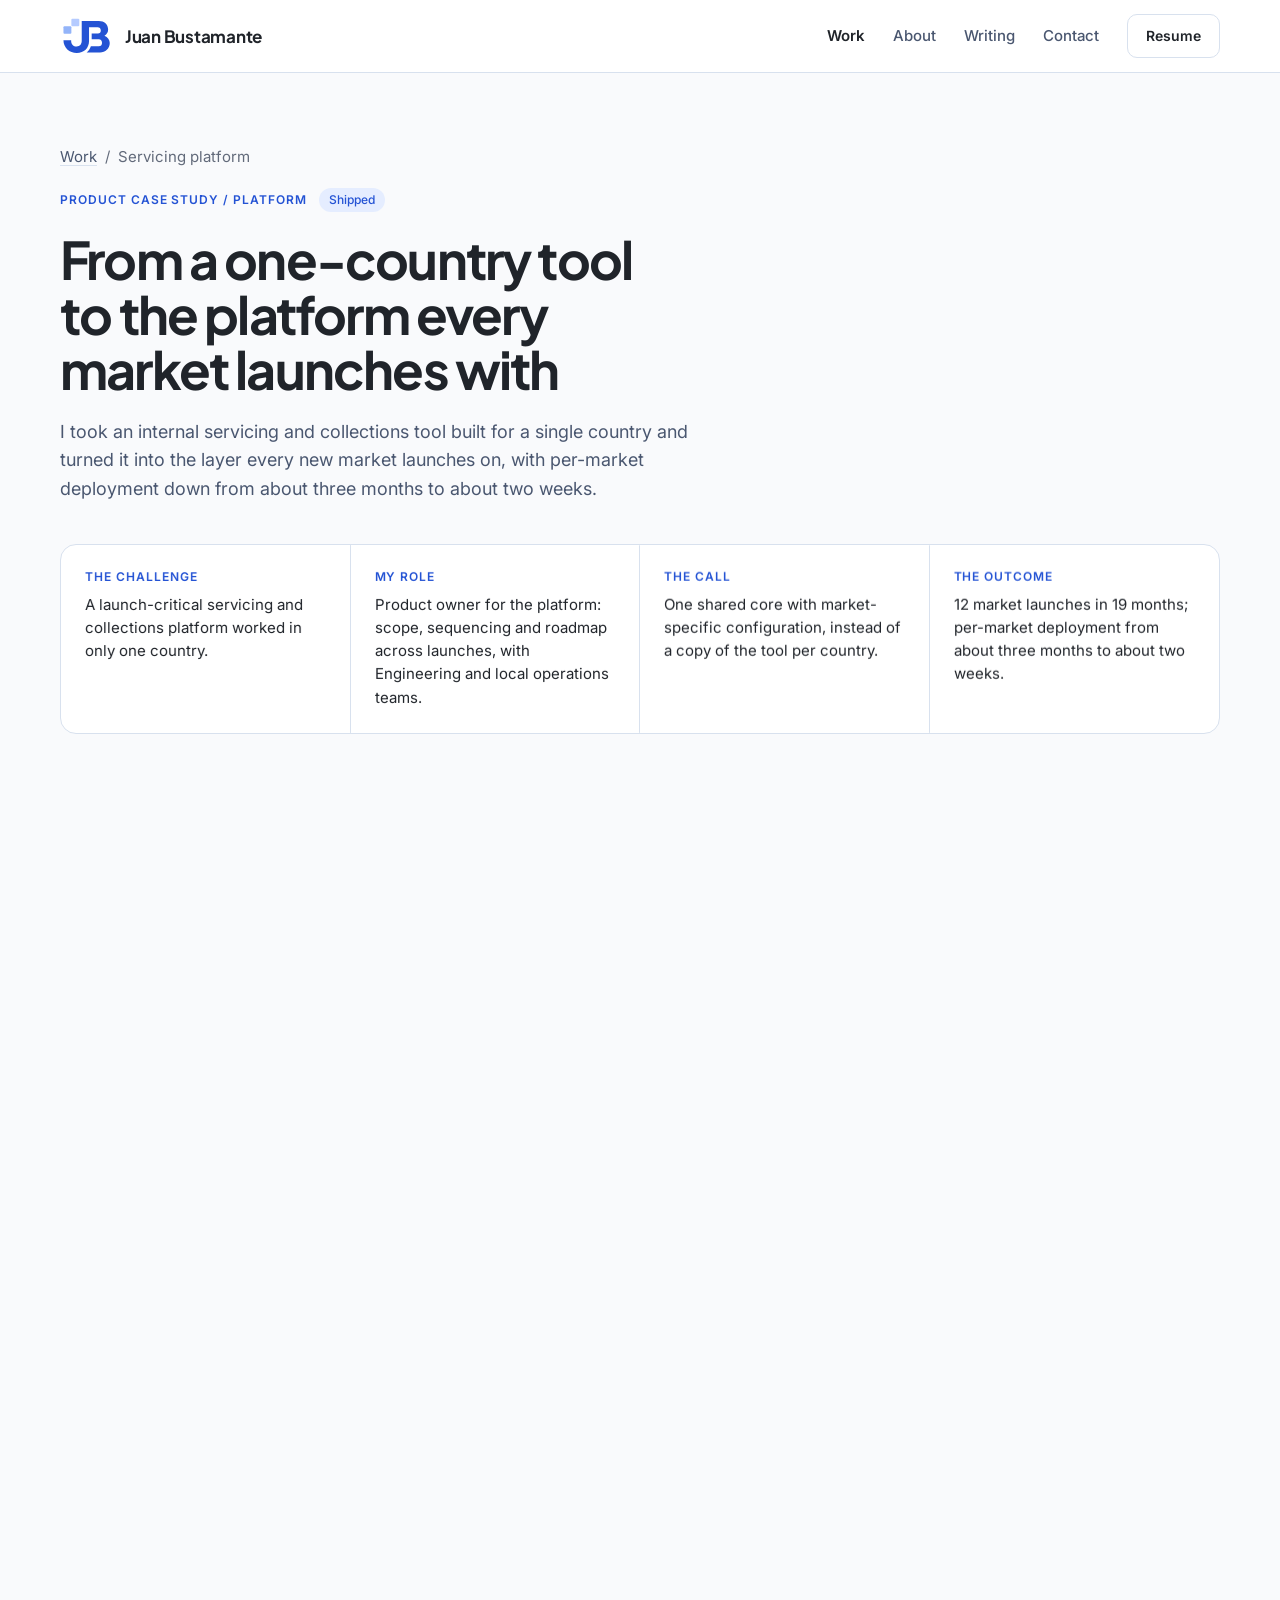
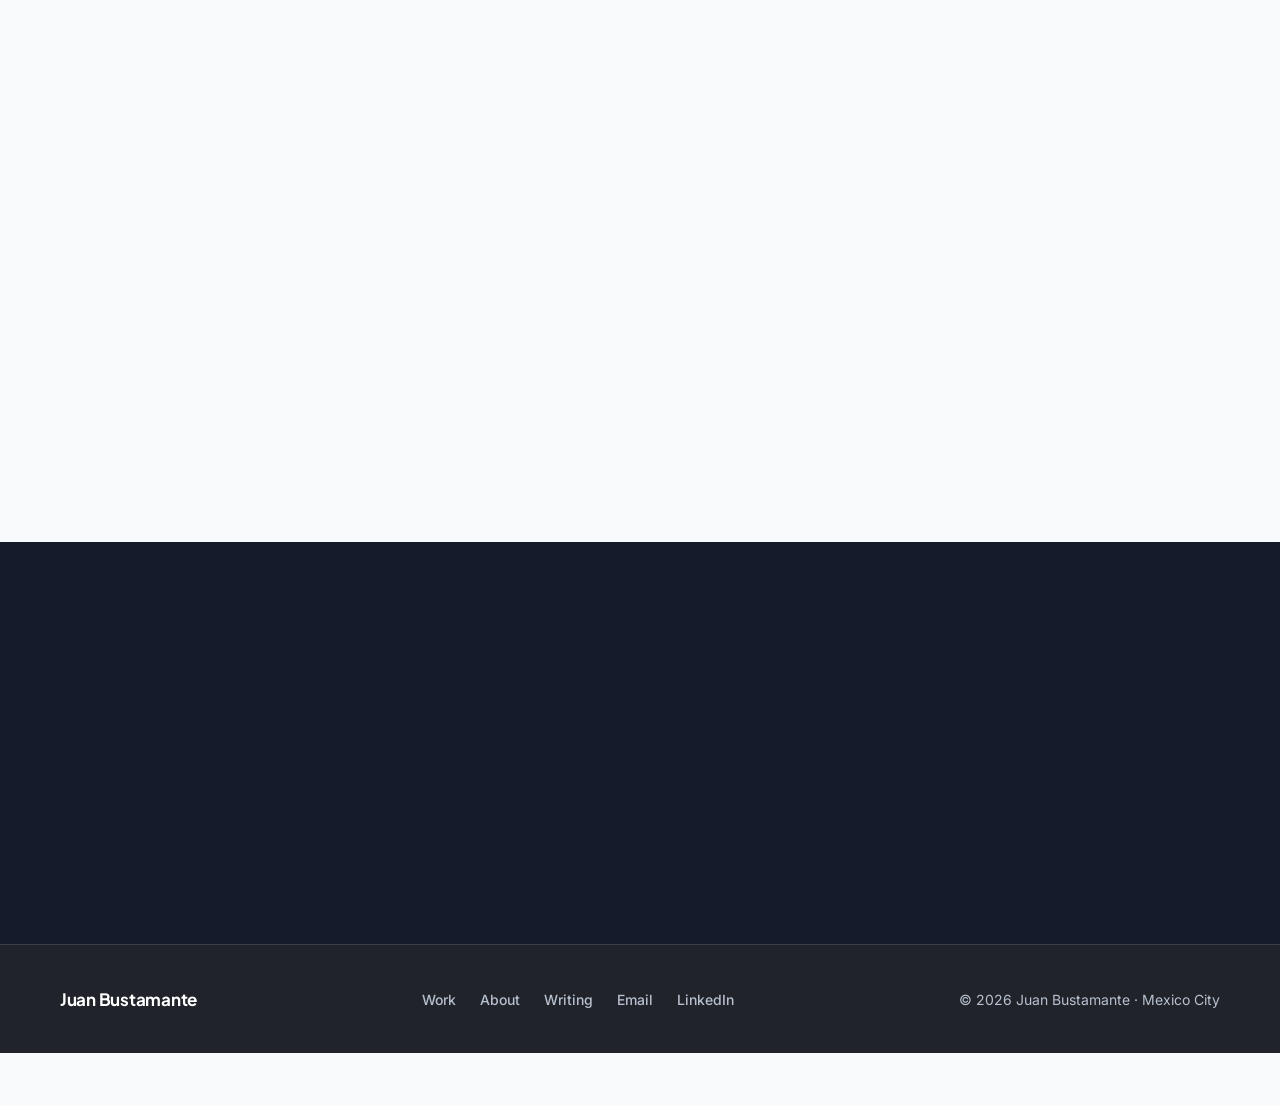
<file: work/care/index.html>
<!DOCTYPE html><html lang="en"> <head><meta charset="utf-8"><title>Servicing platform | Juan Bustamante</title><meta name="robots" content="noindex"><link rel="canonical" href="https://juanbustamanteg.github.io/work/servicing-platform/"><meta http-equiv="refresh" content="0; url=/work/servicing-platform/"></head> <body><p><a href="/work/servicing-platform/">Servicing platform</a></p></body></html>
</file>
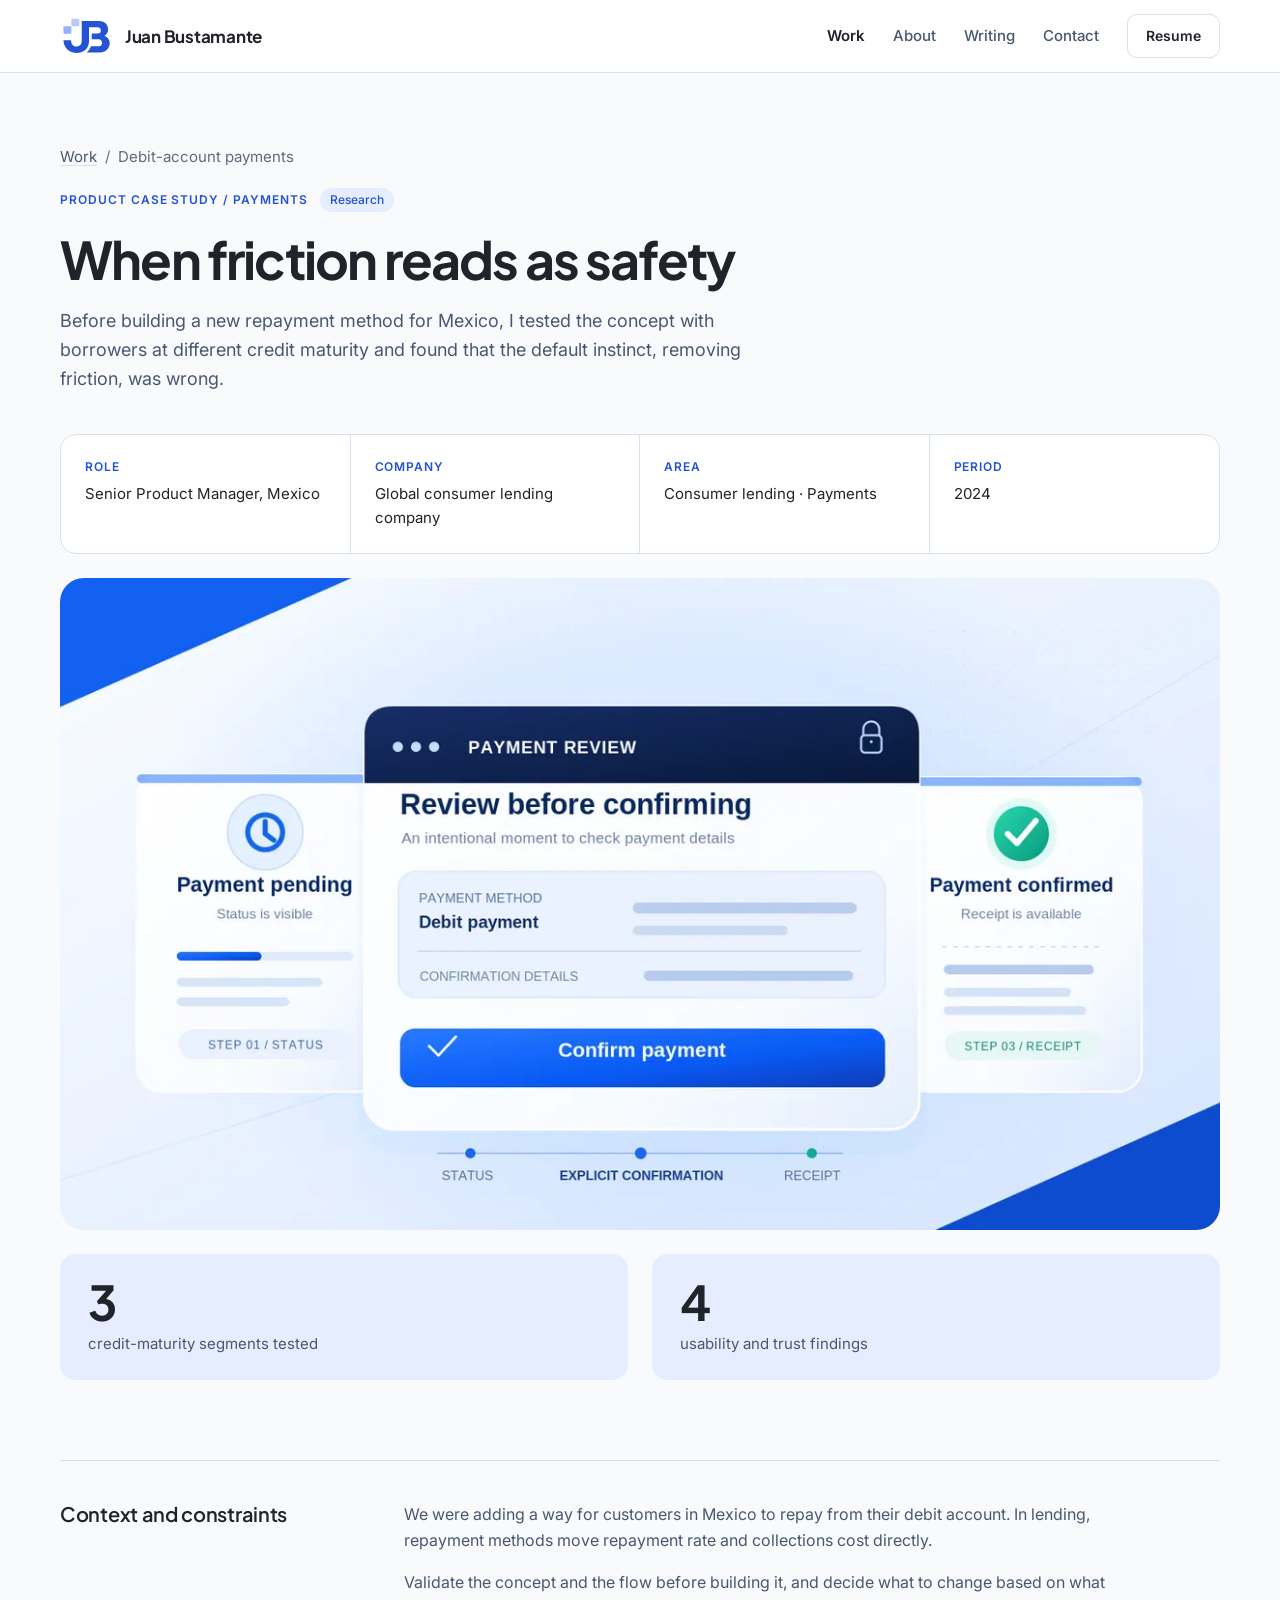
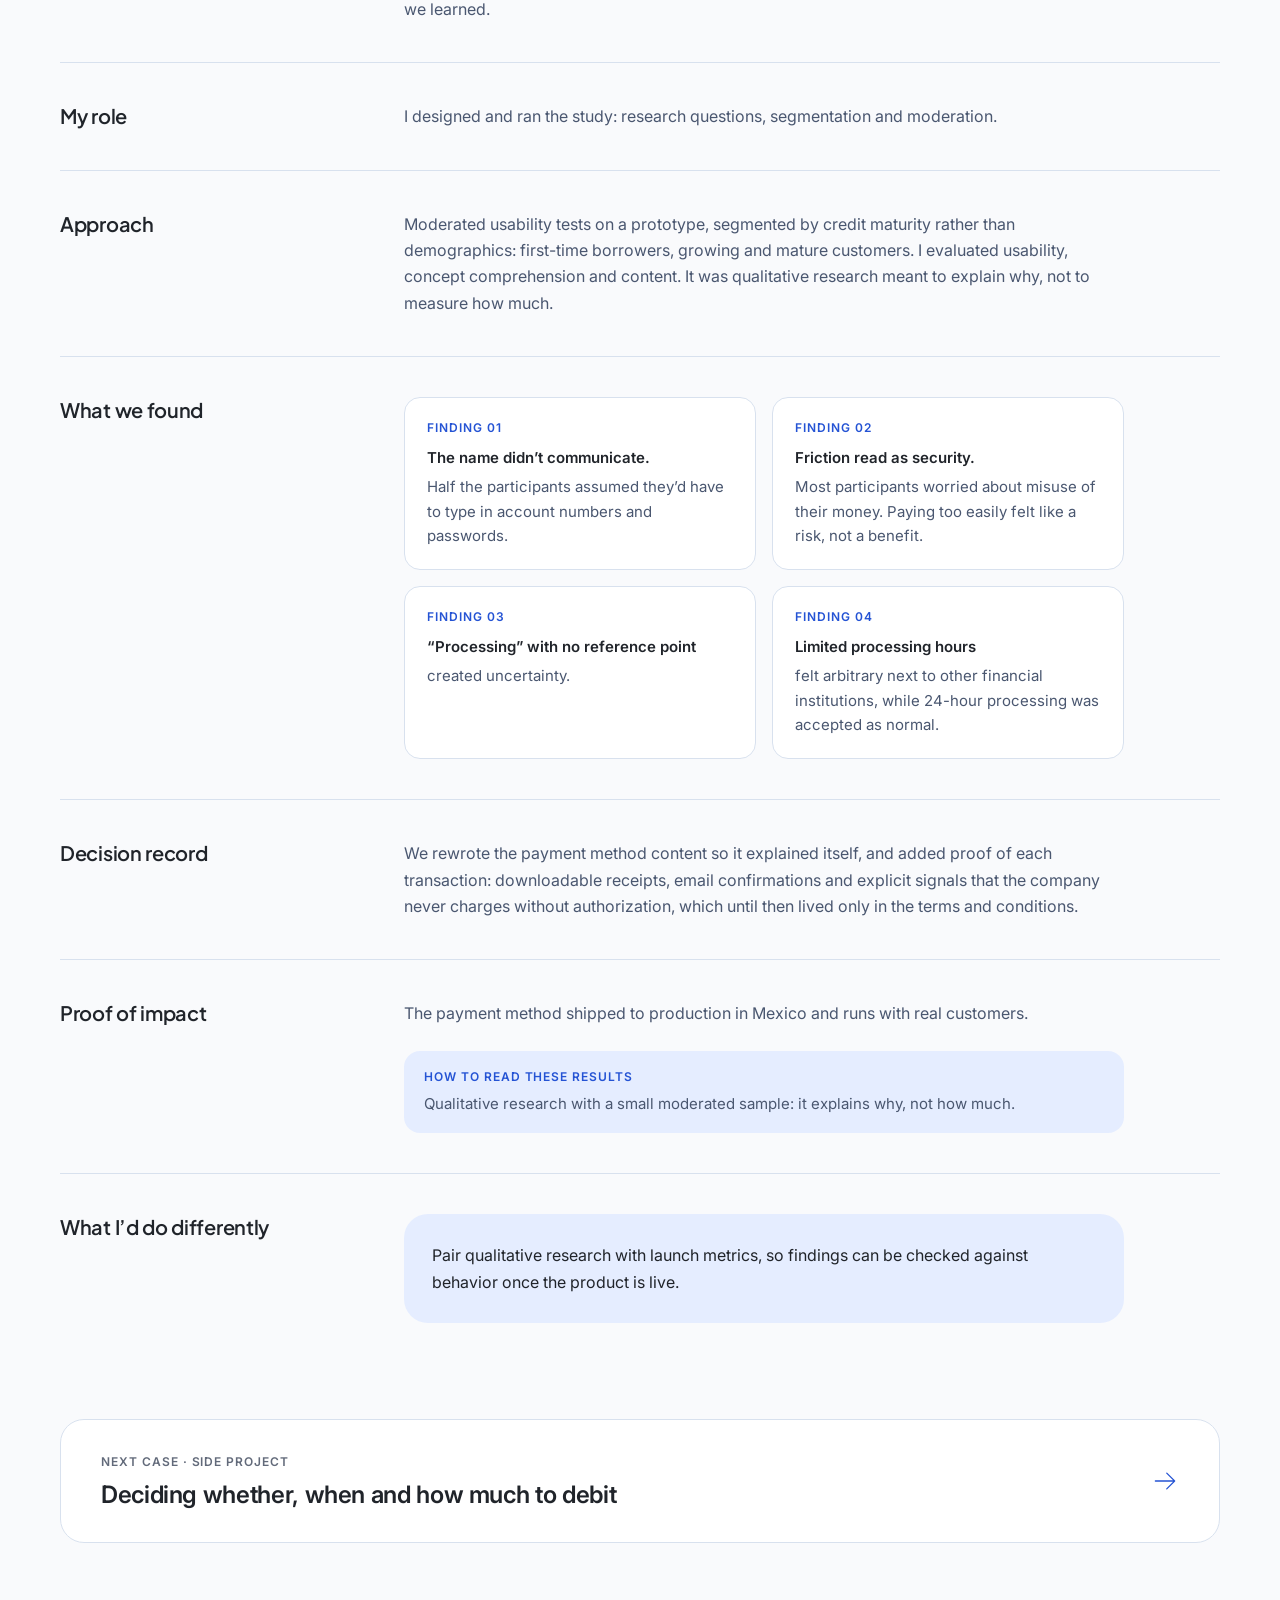
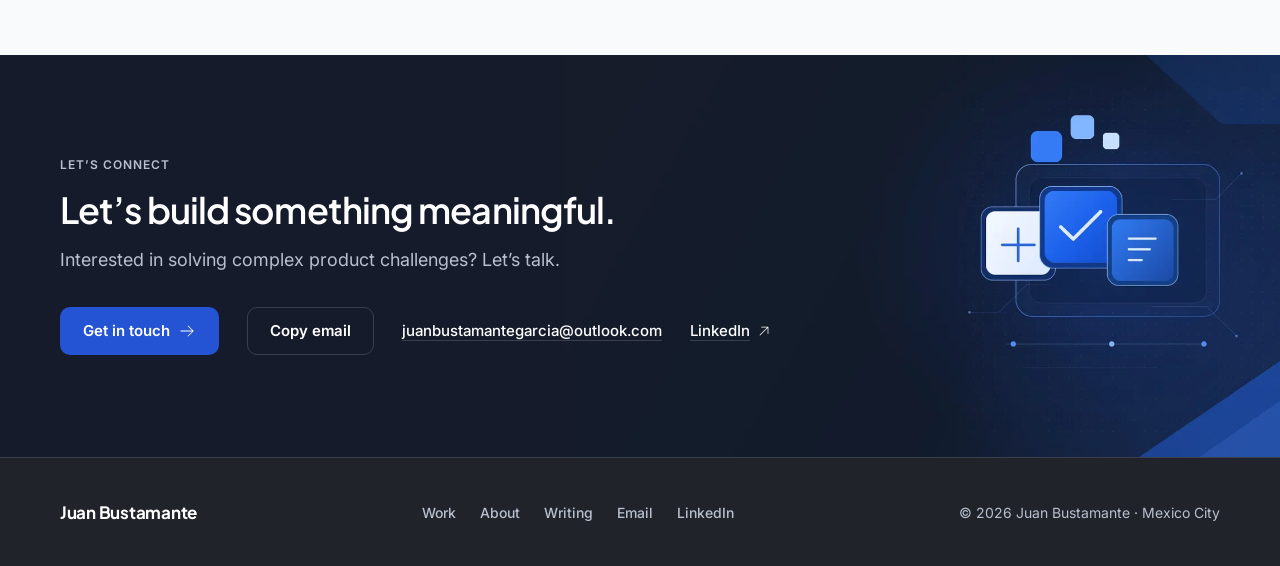
<file: work/debit-payments/index.html>
<!DOCTYPE html><html lang="en"> <head><meta charset="utf-8"><meta name="viewport" content="width=device-width, initial-scale=1"><title>Debit-account payments: When friction reads as safety | Juan Bustamante</title><meta name="description" content="Before building a new repayment method for Mexico, I tested the concept with borrowers at different credit maturity and found that the default instinct, removing friction, was wrong."><link rel="canonical" href="https://juanbustamanteg.github.io/work/debit-payments/"><link rel="icon" type="image/svg+xml" href="/brand/favicon.svg"><link rel="icon" type="image/x-icon" href="/brand/favicon.ico" sizes="any"><link rel="icon" type="image/png" sizes="32x32" href="/brand/favicon_32.png"><link rel="apple-touch-icon" sizes="180x180" href="/brand/apple_touch_icon.png"><meta name="theme-color" content="#f9fafc"><meta property="og:type" content="website"><meta property="og:title" content="Debit-account payments: When friction reads as safety | Juan Bustamante"><meta property="og:description" content="Before building a new repayment method for Mexico, I tested the concept with borrowers at different credit maturity and found that the default instinct, removing friction, was wrong."><meta property="og:url" content="https://juanbustamanteg.github.io/work/debit-payments/"><meta property="og:image" content="https://juanbustamanteg.github.io/assets/backgrounds/og-image.png"><meta property="og:image:width" content="1200"><meta property="og:image:height" content="630"><meta name="twitter:card" content="summary_large_image"><meta name="twitter:title" content="Debit-account payments: When friction reads as safety | Juan Bustamante"><meta name="twitter:description" content="Before building a new repayment method for Mexico, I tested the concept with borrowers at different credit maturity and found that the default instinct, removing friction, was wrong."><meta name="twitter:image" content="https://juanbustamanteg.github.io/assets/backgrounds/og-image.png"><link rel="stylesheet" href="/_astro/about.X6buS5P4.css">
<style>.st[data-astro-cid-k4mc657y]{display:inline-flex;align-items:center;padding:3px 10px;border-radius:999px;font-size:12px;font-weight:500;line-height:1.5;white-space:nowrap}.st-production[data-astro-cid-k4mc657y],.st-research[data-astro-cid-k4mc657y]{background:var(--color-surface-alt);color:var(--color-brand)}.st-prototype[data-astro-cid-k4mc657y]{background:var(--color-background);color:var(--color-text-secondary);border:1px solid var(--color-border);white-space:normal}
</style>
<link rel="stylesheet" href="/_astro/_slug_.iCA15SCa.css">
<style>.cover[data-astro-cid-e5kvktnr]{position:relative;margin:0;border-radius:12px;overflow:hidden;background:var(--color-surface-alt)}.cover[data-astro-cid-e5kvktnr] img[data-astro-cid-e5kvktnr]{width:100%;height:auto}.fig-wrap[data-astro-cid-e5kvktnr]{margin:0}
</style></head> <body> <a class="sr-only skip" href="#main">Skip to content</a> <header class="hd" style="view-transition-name: site-header" data-astro-cid-3ef6ksr2> <div class="wrap bar" data-astro-cid-3ef6ksr2> <a class="brand" href="/" aria-label="Juan Bustamante, home" data-astro-cid-3ef6ksr2><span class="logo logo-dark" data-astro-cid-tvrurpns> <img class="sym" src="/brand/jb_plataforma_modular.svg" alt="" width="53" height="40" decoding="async" data-astro-cid-tvrurpns> <span class="name" data-astro-cid-tvrurpns>Juan Bustamante</span> </span> </a> <nav class="desk" aria-label="Main" data-astro-cid-3ef6ksr2> <ul data-astro-cid-3ef6ksr2> <li data-astro-cid-3ef6ksr2><a href="/work/" aria-current="page" data-astro-cid-3ef6ksr2>Work</a></li><li data-astro-cid-3ef6ksr2><a href="/about/" data-astro-cid-3ef6ksr2>About</a></li><li data-astro-cid-3ef6ksr2><a href="/writing/" data-astro-cid-3ef6ksr2>Writing</a></li><li data-astro-cid-3ef6ksr2><a href="#contact" data-astro-cid-3ef6ksr2>Contact</a></li> <li data-astro-cid-3ef6ksr2><a class="btn btn-secondary" href="/resume/" data-astro-cid-3ef6ksr2>Resume</a></li> </ul> </nav> <details class="mob" id="mobile-menu" data-astro-cid-3ef6ksr2> <summary aria-label="Open menu" data-astro-cid-3ef6ksr2><span class="bars" aria-hidden="true" data-astro-cid-3ef6ksr2><i data-astro-cid-3ef6ksr2></i><i data-astro-cid-3ef6ksr2></i></span></summary> <nav class="panel" aria-label="Main" data-astro-cid-3ef6ksr2> <a class="item" href="/work/" aria-current="page" data-astro-cid-3ef6ksr2>Work<svg width="18" height="18" viewBox="0 0 256 256" fill="currentColor" aria-hidden="true" focusable="false"><path d="M220.24,132.24l-72,72a6,6,0,0,1-8.48-8.48L201.51,134H40a6,6,0,0,1,0-12H201.51L139.76,60.24a6,6,0,0,1,8.48-8.48l72,72A6,6,0,0,1,220.24,132.24Z"/></svg></a><a class="item" href="/about/" data-astro-cid-3ef6ksr2>About<svg width="18" height="18" viewBox="0 0 256 256" fill="currentColor" aria-hidden="true" focusable="false"><path d="M220.24,132.24l-72,72a6,6,0,0,1-8.48-8.48L201.51,134H40a6,6,0,0,1,0-12H201.51L139.76,60.24a6,6,0,0,1,8.48-8.48l72,72A6,6,0,0,1,220.24,132.24Z"/></svg></a><a class="item" href="/writing/" data-astro-cid-3ef6ksr2>Writing<svg width="18" height="18" viewBox="0 0 256 256" fill="currentColor" aria-hidden="true" focusable="false"><path d="M220.24,132.24l-72,72a6,6,0,0,1-8.48-8.48L201.51,134H40a6,6,0,0,1,0-12H201.51L139.76,60.24a6,6,0,0,1,8.48-8.48l72,72A6,6,0,0,1,220.24,132.24Z"/></svg></a><a class="item" href="#contact" data-astro-cid-3ef6ksr2>Contact<svg width="18" height="18" viewBox="0 0 256 256" fill="currentColor" aria-hidden="true" focusable="false"><path d="M220.24,132.24l-72,72a6,6,0,0,1-8.48-8.48L201.51,134H40a6,6,0,0,1,0-12H201.51L139.76,60.24a6,6,0,0,1,8.48-8.48l72,72A6,6,0,0,1,220.24,132.24Z"/></svg></a> <a class="btn btn-secondary cta" href="/resume/" data-astro-cid-3ef6ksr2>Resume</a> </nav> </details> </div> </header> <script type="module">const e=document.getElementById("mobile-menu");if(e){const t=e.querySelector("summary");document.addEventListener("keydown",n=>{n.key==="Escape"&&e.open&&(e.open=!1,t?.focus())}),e.querySelectorAll("a").forEach(n=>n.addEventListener("click",()=>{e.open=!1})),e.addEventListener("toggle",()=>t?.setAttribute("aria-label",e.open?"Close menu":"Open menu"))}</script>  <main id="main"> <article data-astro-cid-by4zwojz> <!-- 1 · Hero factual --> <header class="wrap top" data-astro-cid-by4zwojz> <p class="crumb small" data-astro-cid-by4zwojz><a href="/work/" data-astro-cid-by4zwojz>Work</a><span aria-hidden="true" data-astro-cid-by4zwojz>/</span><span data-astro-cid-by4zwojz>Debit-account payments</span></p> <p class="labels" data-astro-cid-by4zwojz><span class="eyebrow" data-astro-cid-by4zwojz>Product case study / Payments</span><span class="st st-research" data-astro-cid-k4mc657y>Research</span> </p> <h1 class="h1" data-astro-cid-by4zwojz>When friction reads as safety</h1> <p class="lead" data-astro-cid-by4zwojz>Before building a new repayment method for Mexico, I tested the concept with borrowers at different credit maturity and found that the default instinct, removing friction, was wrong.</p> </header> <!-- 2 · Executive summary (o ficha si el caso no tiene resumen) --> <section class="wrap" aria-label="Project at a glance" data-astro-cid-by4zwojz> <dl class="exec card" data-astro-cid-by4zwojz> <div data-astro-cid-by4zwojz><dt class="eyebrow" data-astro-cid-by4zwojz>Role</dt><dd data-astro-cid-by4zwojz>Senior Product Manager, Mexico</dd></div><div data-astro-cid-by4zwojz><dt class="eyebrow" data-astro-cid-by4zwojz>Company</dt><dd data-astro-cid-by4zwojz>Global consumer lending company</dd></div><div data-astro-cid-by4zwojz><dt class="eyebrow" data-astro-cid-by4zwojz>Area</dt><dd data-astro-cid-by4zwojz>Consumer lending · Payments</dd></div><div data-astro-cid-by4zwojz><dt class="eyebrow" data-astro-cid-by4zwojz>Period</dt><dd data-astro-cid-by4zwojz>2024</dd></div>  </dl> </section> <!-- 3 · Visual --> <div class="wrap visual" data-astro-cid-by4zwojz><figure class="fig-wrap" data-astro-cid-e5kvktnr> <div class="cover" data-astro-cid-e5kvktnr> <img src="/_astro/VIS06.BbKm4ZuJ_Z2fyfai.webp" srcset="/_astro/VIS06.BbKm4ZuJ_wPdyN.webp 480w, /_astro/VIS06.BbKm4ZuJ_2rtrm8.webp 800w, /_astro/VIS06.BbKm4ZuJ_ZLON5W.webp 1200w, /_astro/VIS06.BbKm4ZuJ_Z2fyfai.webp 1600w" alt="Synthesized research findings: payment pending, a review step before confirming, and payment confirmed with a receipt." sizes="(max-width: 760px) 100vw, 1160px" loading="eager" decoding="async" data-astro-cid-e5kvktnr="true" fetchpriority="auto" width="1600" height="900"> </div> </figure> </div> <!-- 4 · Metrics --> <section class="wrap" aria-label="Results" data-astro-cid-by4zwojz> <ul class="results" data-astro-cid-by4zwojz> <li data-astro-cid-by4zwojz><span class="fig" data-astro-cid-by4zwojz>3</span><span class="small" data-astro-cid-by4zwojz>credit-maturity segments tested</span></li><li data-astro-cid-by4zwojz><span class="fig" data-astro-cid-by4zwojz>4</span><span class="small" data-astro-cid-by4zwojz>usability and trust findings</span></li> </ul> </section> <!-- 5-9 · Cuerpo: secciones de rehype-sections.mjs --> <div class="wrap" data-astro-cid-by4zwojz><div class="body" data-astro-cid-by4zwojz><section class="sec sec-context-and-constraints"><h2 id="context-and-constraints">Context and constraints</h2><div class="sec-body">
<p>We were adding a way for customers in Mexico to repay from their debit account. In lending, repayment methods move repayment rate and collections cost directly.</p>

<p>Validate the concept and the flow before building it, and decide what to change based on what we learned.</p>
</div></section><section class="sec sec-my-role"><h2 id="my-role">My role</h2><div class="sec-body">
<p>I designed and ran the study: research questions, segmentation and moderation.</p>
</div></section><section class="sec sec-approach"><h2 id="approach">Approach</h2><div class="sec-body">
<p>Moderated usability tests on a prototype, segmented by credit maturity rather than demographics: first-time borrowers, growing and mature customers. I evaluated usability, concept comprehension and content. It was qualitative research meant to explain why, not to measure how much.</p>
</div></section><section class="sec sec-what-we-found"><h2 id="what-we-found">What we found</h2><div class="sec-body">
<ul>
<li><strong>The name didn’t communicate.</strong> Half the participants assumed they’d have to type in account numbers and passwords.</li>
<li><strong>Friction read as security.</strong> Most participants worried about misuse of their money. Paying too easily felt like a risk, not a benefit.</li>
<li><strong>“Processing” with no reference point</strong> created uncertainty.</li>
<li><strong>Limited processing hours</strong> felt arbitrary next to other financial institutions, while 24-hour processing was accepted as normal.</li>
</ul>
</div></section><section class="sec sec-decision-record"><h2 id="decision-record">Decision record</h2><div class="sec-body">
<p>We rewrote the payment method content so it explained itself, and added proof of each transaction: downloadable receipts, email confirmations and explicit signals that the company never charges without authorization, which until then lived only in the terms and conditions.</p>
</div></section><section class="sec sec-proof-of-impact"><h2 id="proof-of-impact">Proof of impact</h2><div class="sec-body">
<p>The payment method shipped to production in Mexico and runs with real customers.</p>
<aside class="limits"><p class="dr-k">How to read these results</p><p>Qualitative research with a small moderated sample: it explains why, not how much.</p></aside>
</div></section><section class="sec sec-what-id-do-differently"><h2 id="what-id-do-differently">What I’d do differently</h2><div class="sec-body">
<p>Pair qualitative research with launch metrics, so findings can be checked against behavior once the product is live.</p></div></section></div></div>  <!-- 10 · Next case --> <nav class="wrap" aria-label="Next case" data-astro-cid-by4zwojz> <a class="next" href="/work/smart-retry/" data-astro-cid-by4zwojz> <span class="nx" data-astro-cid-by4zwojz><span class="label" data-astro-cid-by4zwojz>Next case · Side project</span><span class="h3 nt" data-astro-cid-by4zwojz>Deciding whether, when and how much to debit</span></span> <svg width="28" height="28" viewBox="0 0 256 256" fill="currentColor" class="na" aria-hidden="true" focusable="false"><path d="M220.24,132.24l-72,72a6,6,0,0,1-8.48-8.48L201.51,134H40a6,6,0,0,1,0-12H201.51L139.76,60.24a6,6,0,0,1,8.48-8.48l72,72A6,6,0,0,1,220.24,132.24Z"/></svg> </a> </nav> </article> <section id="contact" class="contact" aria-labelledby="contact-h" data-astro-cid-xmivup5a> <span class="bg" aria-hidden="true" data-astro-cid-xmivup5a><img src="/_astro/VIS11.BCSpYy_R_oPpw8.webp" width="1280" height="720" alt="" loading="lazy" decoding="async" data-astro-cid-xmivup5a></span> <div class="wrap inner" data-astro-cid-xmivup5a> <p class="eyebrow" data-astro-cid-xmivup5a>Let’s connect</p> <h2 id="contact-h" class="h2" data-astro-cid-xmivup5a>Let’s build something meaningful.</h2> <p class="lead" data-astro-cid-xmivup5a>Interested in solving complex product challenges? Let’s talk.</p> <div class="acts" data-astro-cid-xmivup5a> <a class="btn btn-primary" href="mailto:juanbustamantegarcia@outlook.com" data-astro-cid-xmivup5a>Get in touch <svg width="18" height="18" viewBox="0 0 256 256" fill="currentColor" aria-hidden="true" focusable="false"><path d="M220.24,132.24l-72,72a6,6,0,0,1-8.48-8.48L201.51,134H40a6,6,0,0,1,0-12H201.51L139.76,60.24a6,6,0,0,1,8.48-8.48l72,72A6,6,0,0,1,220.24,132.24Z"/></svg></a> <button type="button" class="btn copy" data-copy="juanbustamantegarcia@outlook.com" data-astro-cid-xmivup5a>Copy email</button> <a class="plain" href="mailto:juanbustamantegarcia@outlook.com" data-astro-cid-xmivup5a>juanbustamantegarcia@outlook.com</a> <a class="plain" href="https://www.linkedin.com/in/productmanagerjuan/" rel="noopener" data-astro-cid-xmivup5a>LinkedIn <svg width="16" height="16" viewBox="0 0 256 256" fill="currentColor" aria-hidden="true" focusable="false"><path d="M198,64V168a6,6,0,0,1-12,0V78.48L68.24,196.24a6,6,0,0,1-8.48-8.48L177.52,70H88a6,6,0,0,1,0-12H192A6,6,0,0,1,198,64Z"/></svg></a> </div> <p class="sr-only" role="status" aria-live="polite" id="copy-status" data-astro-cid-xmivup5a></p> </div> </section> <script type="module">document.querySelectorAll("button[data-copy]").forEach(t=>{t.addEventListener("click",async()=>{const e=document.getElementById("copy-status");try{await navigator.clipboard.writeText(t.dataset.copy??""),t.textContent="Copied",e&&(e.textContent="Email address copied"),setTimeout(()=>{t.textContent="Copy email",e&&(e.textContent="")},2e3)}catch{window.location.href=`mailto:${t.dataset.copy}`}})});</script>  </main> <footer class="ft" data-astro-cid-sz7xmlte> <div class="wrap row" data-astro-cid-sz7xmlte> <a href="/" aria-label="Juan Bustamante, home" data-astro-cid-sz7xmlte><span class="logo logo-light" data-astro-cid-tvrurpns>  <span class="name" data-astro-cid-tvrurpns>Juan Bustamante</span> </span> </a> <nav aria-label="Footer" class="links" data-astro-cid-sz7xmlte> <a href="/work/" data-astro-cid-sz7xmlte>Work</a><a href="/about/" data-astro-cid-sz7xmlte>About</a><a href="/writing/" data-astro-cid-sz7xmlte>Writing</a> <a href="mailto:juanbustamantegarcia@outlook.com" data-astro-cid-sz7xmlte>Email</a><a href="https://www.linkedin.com/in/productmanagerjuan/" rel="noopener" data-astro-cid-sz7xmlte>LinkedIn</a> </nav> <span class="copy" data-astro-cid-sz7xmlte>© 2026 Juan Bustamante · Mexico City</span> </div> </footer>  <script>
      // Movimiento en todo el sitio (mismo sistema que la UX de Elementum, discreto, 240–700 ms):
      // 1) entrada al hacer scroll de encabezados, bloques y listas (cascada corta, tope 6 x 60 ms);
      // 2) imágenes con acercamiento suave; 3) cifras que cuentan hasta su valor; 4) red de seguridad
      // para lo que ya quedó arriba. Sin JS o con prefers-reduced-motion todo queda visible y quieto.
      (function () {
        if (window.matchMedia('(prefers-reduced-motion: reduce)').matches) return;
        var root = document.documentElement;
        root.classList.add('reveal-ready');
        var $ = function (sel) { return [].slice.call(document.querySelectorAll(sel)); };
        // Bloques que suben al entrar (el hero de Home y las tarjetas ya traen su clase).
        var UP = [
          'main .head > *', 'main .top > *', 'main .t > *', 'main .intro > *',
          'main section:not(.hero):not(.contact) > .eyebrow', 'main section:not(.hero) > .h2', 'main section:not(.hero) > h2',
          'main .calls-head > *', 'main .own-head > *', 'main .head.row > *',
          'main .calls > li', 'main .career > li', 'main .grid > li', 'main .xp > li', 'main .principles > li',
          'main .results > li', 'main .exec > div', 'main .evidence > *', 'main .more .col > .eyebrow', 'main .more .col > .h3',
          'main .body .sec', 'main .next', 'main .rel > *', 'main .art > :not(.pc)', 'main .post',
          '.contact .inner > *'
        ].join(',');
        // Imágenes que entran con acercamiento.
        var ZOOM = 'main .visual .cover, main .portrait, main .timeline, main .pc, main .decision-visual';
        $(UP).forEach(function (el) { if (!el.closest('.hero') && !el.classList.contains('reveal-card') && !el.classList.contains('sr-only')) el.classList.add('rv'); });
        $(ZOOM).forEach(function (el) { el.classList.add('rv', 'rv-zoom'); });
        var els = $('.hero .reveal, .reveal-card, .rv');
        // Cifras: cuentan desde 0 respetando prefijo, decimales y sufijo (~6×, +20%, 3.4×, 8 mo.).
        function contar(el) {
          var m = el.textContent.trim().match(/^([^0-9]*)([0-9]+(?:\.[0-9]+)?)(.*)$/);
          if (!m) return;
          var fin = parseFloat(m[2]), dec = (m[2].split('.')[1] || '').length, t0 = null, dur = 700, txt = el.textContent;
          el.setAttribute('aria-label', txt.trim());
          function paso(t) {
            if (t0 === null) t0 = t;
            var k = Math.min(1, (t - t0) / dur), e = 1 - Math.pow(1 - k, 3);
            el.textContent = m[1] + (fin * e).toFixed(dec) + m[3];
            if (k < 1) requestAnimationFrame(paso); else el.textContent = txt;
          }
          requestAnimationFrame(paso);
        }
        var figs = $('main .fig');
        if (!('IntersectionObserver' in window)) { els.forEach(function (el) { el.classList.add('in'); }); return; }
        var io = new IntersectionObserver(function (entries) {
          var k = 0;
          entries.forEach(function (e) {
            if (!e.isIntersecting) return;
            var t = e.target;
            if (!t.closest('.hero')) { t.style.setProperty('--d', (Math.min(k, 6) * 0.06) + 's'); k++; }
            t.classList.add('in'); io.unobserve(t);
          });
        }, { rootMargin: '0px 0px -8% 0px', threshold: 0.12 });
        els.forEach(function (el) { io.observe(el); });
        var iof = new IntersectionObserver(function (entries) {
          entries.forEach(function (e) { if (e.isIntersecting) { contar(e.target); iof.unobserve(e.target); } });
        }, { threshold: 0.6 });
        figs.forEach(function (el) { iof.observe(el); });
        var pend = false;
        function arriba() { pend = false; els.forEach(function (el) { if (el.classList.contains('in') || el.getBoundingClientRect().bottom > 0) return; el.style.animation = 'none'; el.classList.add('in'); io.unobserve(el); }); }
        window.addEventListener('scroll', function () { if (!pend) { pend = true; requestAnimationFrame(arriba); } }, { passive: true });
        window.addEventListener('pageshow', arriba);
      })();
    </script> </body> </html>
</file>
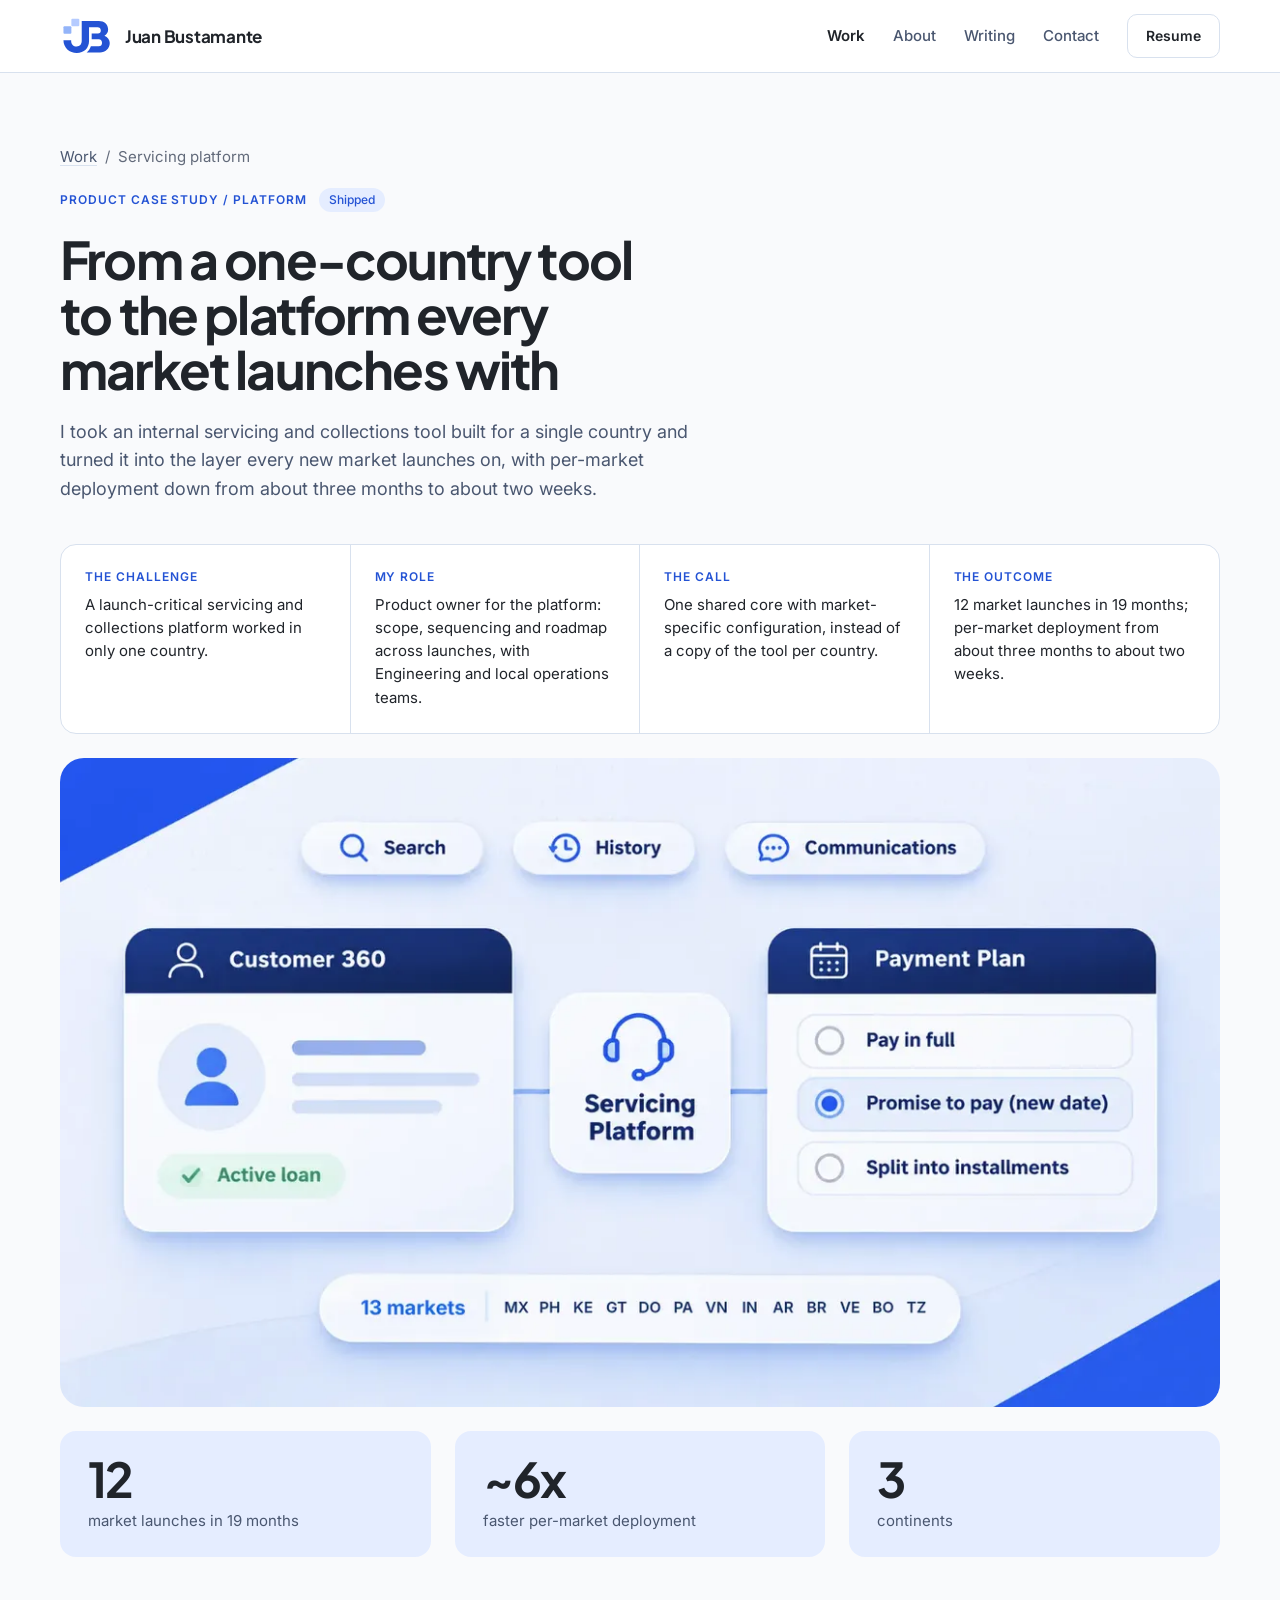
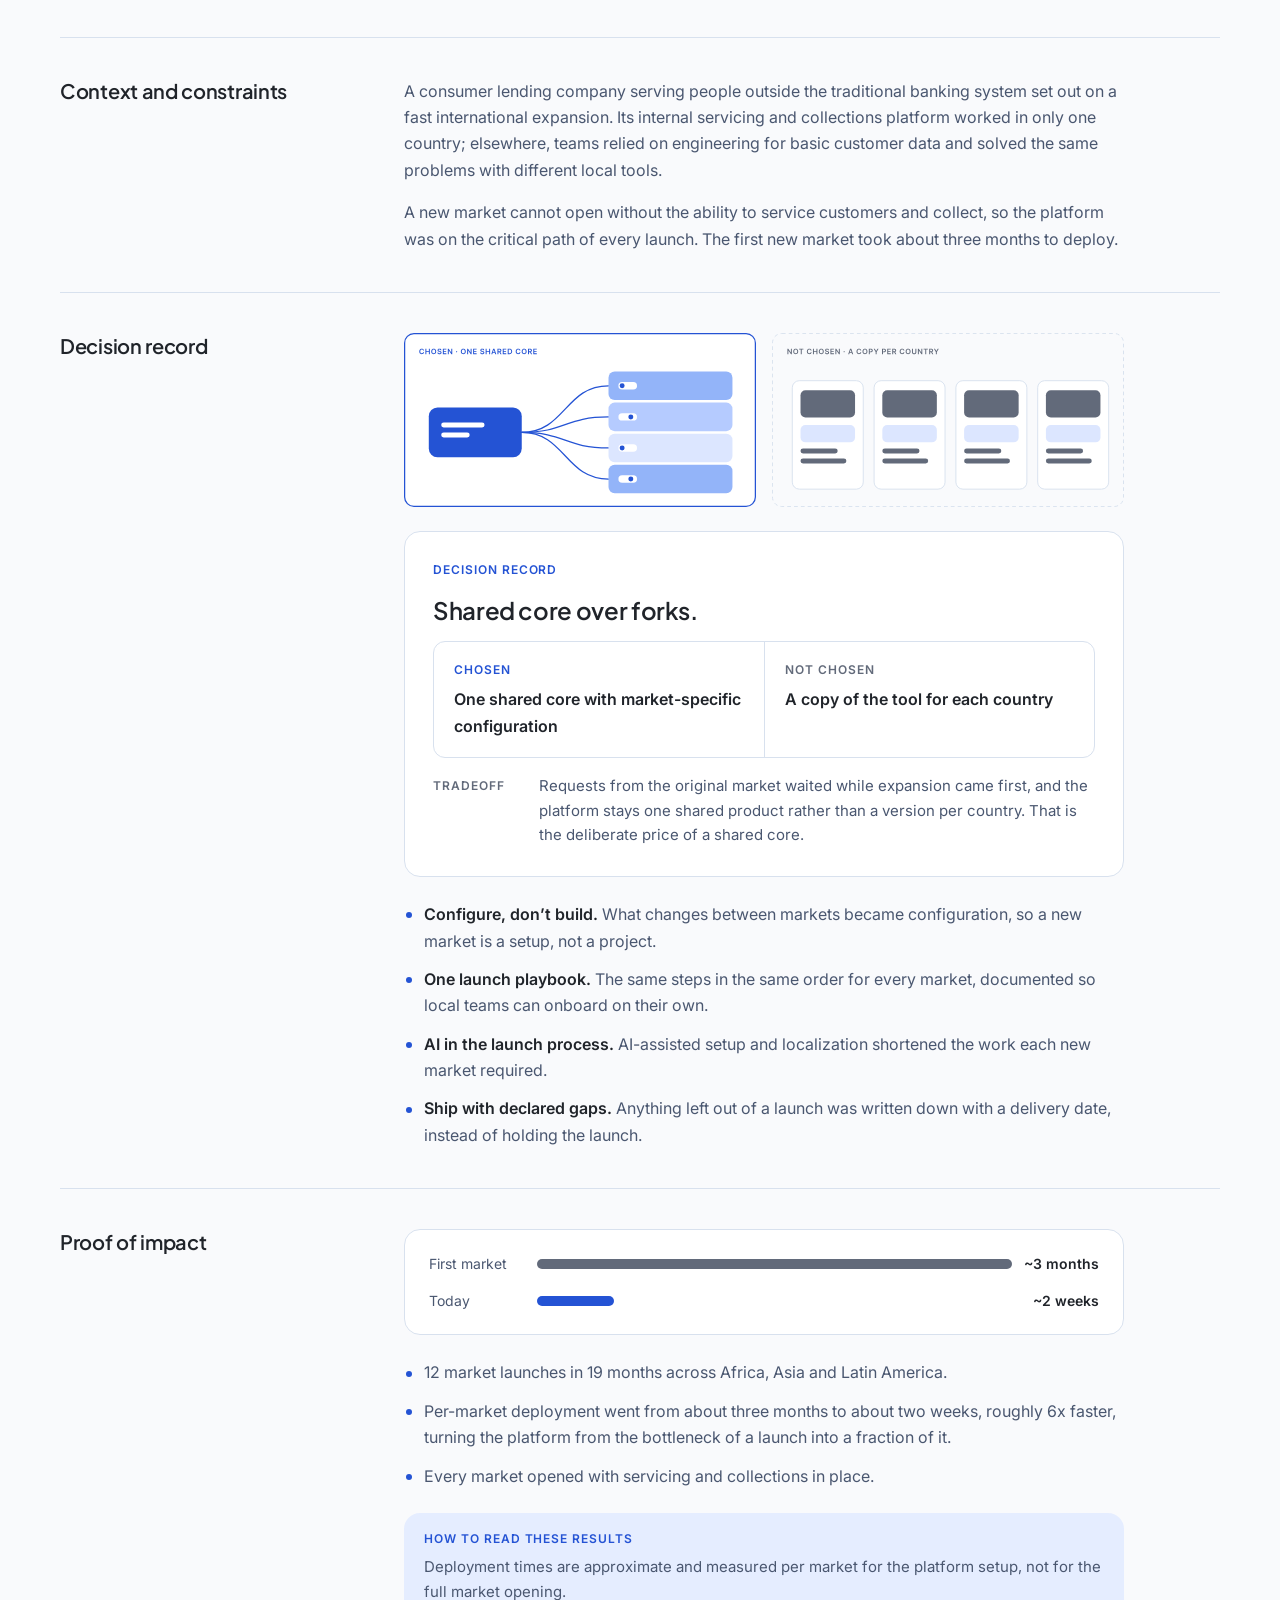
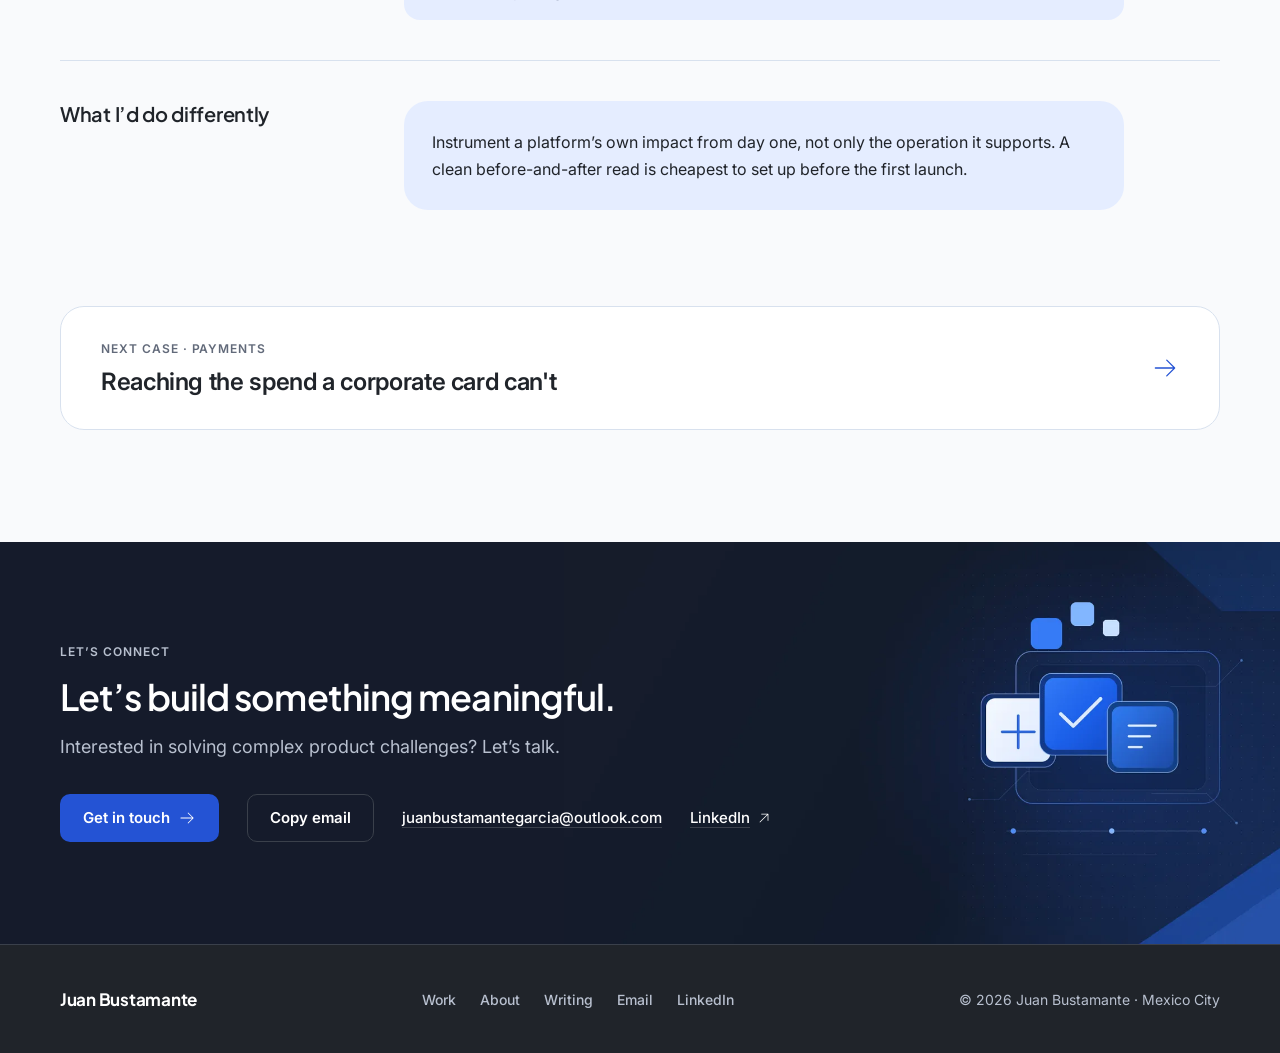
<file: work/servicing-platform/index.html>
<!DOCTYPE html><html lang="en"> <head><meta charset="utf-8"><meta name="viewport" content="width=device-width, initial-scale=1"><title>Servicing platform: From a one-country tool to the platform every market launches with | Juan Bustamante</title><meta name="description" content="I took an internal servicing and collections tool built for a single country and turned it into the layer every new market launches on, with per-market deployment down from about three months to about two weeks."><link rel="canonical" href="https://juanbustamanteg.github.io/work/servicing-platform/"><link rel="icon" type="image/svg+xml" href="/brand/favicon.svg"><link rel="icon" type="image/x-icon" href="/brand/favicon.ico" sizes="any"><link rel="icon" type="image/png" sizes="32x32" href="/brand/favicon_32.png"><link rel="apple-touch-icon" sizes="180x180" href="/brand/apple_touch_icon.png"><meta name="theme-color" content="#f9fafc"><meta property="og:type" content="website"><meta property="og:title" content="Servicing platform: From a one-country tool to the platform every market launches with | Juan Bustamante"><meta property="og:description" content="I took an internal servicing and collections tool built for a single country and turned it into the layer every new market launches on, with per-market deployment down from about three months to about two weeks."><meta property="og:url" content="https://juanbustamanteg.github.io/work/servicing-platform/"><meta property="og:image" content="https://juanbustamanteg.github.io/assets/backgrounds/og-image.png"><meta property="og:image:width" content="1200"><meta property="og:image:height" content="630"><meta name="twitter:card" content="summary_large_image"><meta name="twitter:title" content="Servicing platform: From a one-country tool to the platform every market launches with | Juan Bustamante"><meta name="twitter:description" content="I took an internal servicing and collections tool built for a single country and turned it into the layer every new market launches on, with per-market deployment down from about three months to about two weeks."><meta name="twitter:image" content="https://juanbustamanteg.github.io/assets/backgrounds/og-image.png"><link rel="stylesheet" href="/_astro/about.X6buS5P4.css">
<style>.st[data-astro-cid-k4mc657y]{display:inline-flex;align-items:center;padding:3px 10px;border-radius:999px;font-size:12px;font-weight:500;line-height:1.5;white-space:nowrap}.st-production[data-astro-cid-k4mc657y],.st-research[data-astro-cid-k4mc657y]{background:var(--color-surface-alt);color:var(--color-brand)}.st-prototype[data-astro-cid-k4mc657y]{background:var(--color-background);color:var(--color-text-secondary);border:1px solid var(--color-border);white-space:normal}
</style>
<link rel="stylesheet" href="/_astro/_slug_.iCA15SCa.css">
<style>.cover[data-astro-cid-e5kvktnr]{position:relative;margin:0;border-radius:12px;overflow:hidden;background:var(--color-surface-alt)}.cover[data-astro-cid-e5kvktnr] img[data-astro-cid-e5kvktnr]{width:100%;height:auto}.fig-wrap[data-astro-cid-e5kvktnr]{margin:0}
</style></head> <body> <a class="sr-only skip" href="#main">Skip to content</a> <header class="hd" style="view-transition-name: site-header" data-astro-cid-3ef6ksr2> <div class="wrap bar" data-astro-cid-3ef6ksr2> <a class="brand" href="/" aria-label="Juan Bustamante, home" data-astro-cid-3ef6ksr2><span class="logo logo-dark" data-astro-cid-tvrurpns> <img class="sym" src="/brand/jb_plataforma_modular.svg" alt="" width="53" height="40" decoding="async" data-astro-cid-tvrurpns> <span class="name" data-astro-cid-tvrurpns>Juan Bustamante</span> </span> </a> <nav class="desk" aria-label="Main" data-astro-cid-3ef6ksr2> <ul data-astro-cid-3ef6ksr2> <li data-astro-cid-3ef6ksr2><a href="/work/" aria-current="page" data-astro-cid-3ef6ksr2>Work</a></li><li data-astro-cid-3ef6ksr2><a href="/about/" data-astro-cid-3ef6ksr2>About</a></li><li data-astro-cid-3ef6ksr2><a href="/writing/" data-astro-cid-3ef6ksr2>Writing</a></li><li data-astro-cid-3ef6ksr2><a href="#contact" data-astro-cid-3ef6ksr2>Contact</a></li> <li data-astro-cid-3ef6ksr2><a class="btn btn-secondary" href="/resume/" data-astro-cid-3ef6ksr2>Resume</a></li> </ul> </nav> <details class="mob" id="mobile-menu" data-astro-cid-3ef6ksr2> <summary aria-label="Open menu" data-astro-cid-3ef6ksr2><span class="bars" aria-hidden="true" data-astro-cid-3ef6ksr2><i data-astro-cid-3ef6ksr2></i><i data-astro-cid-3ef6ksr2></i></span></summary> <nav class="panel" aria-label="Main" data-astro-cid-3ef6ksr2> <a class="item" href="/work/" aria-current="page" data-astro-cid-3ef6ksr2>Work<svg width="18" height="18" viewBox="0 0 256 256" fill="currentColor" aria-hidden="true" focusable="false"><path d="M220.24,132.24l-72,72a6,6,0,0,1-8.48-8.48L201.51,134H40a6,6,0,0,1,0-12H201.51L139.76,60.24a6,6,0,0,1,8.48-8.48l72,72A6,6,0,0,1,220.24,132.24Z"/></svg></a><a class="item" href="/about/" data-astro-cid-3ef6ksr2>About<svg width="18" height="18" viewBox="0 0 256 256" fill="currentColor" aria-hidden="true" focusable="false"><path d="M220.24,132.24l-72,72a6,6,0,0,1-8.48-8.48L201.51,134H40a6,6,0,0,1,0-12H201.51L139.76,60.24a6,6,0,0,1,8.48-8.48l72,72A6,6,0,0,1,220.24,132.24Z"/></svg></a><a class="item" href="/writing/" data-astro-cid-3ef6ksr2>Writing<svg width="18" height="18" viewBox="0 0 256 256" fill="currentColor" aria-hidden="true" focusable="false"><path d="M220.24,132.24l-72,72a6,6,0,0,1-8.48-8.48L201.51,134H40a6,6,0,0,1,0-12H201.51L139.76,60.24a6,6,0,0,1,8.48-8.48l72,72A6,6,0,0,1,220.24,132.24Z"/></svg></a><a class="item" href="#contact" data-astro-cid-3ef6ksr2>Contact<svg width="18" height="18" viewBox="0 0 256 256" fill="currentColor" aria-hidden="true" focusable="false"><path d="M220.24,132.24l-72,72a6,6,0,0,1-8.48-8.48L201.51,134H40a6,6,0,0,1,0-12H201.51L139.76,60.24a6,6,0,0,1,8.48-8.48l72,72A6,6,0,0,1,220.24,132.24Z"/></svg></a> <a class="btn btn-secondary cta" href="/resume/" data-astro-cid-3ef6ksr2>Resume</a> </nav> </details> </div> </header> <script type="module">const e=document.getElementById("mobile-menu");if(e){const t=e.querySelector("summary");document.addEventListener("keydown",n=>{n.key==="Escape"&&e.open&&(e.open=!1,t?.focus())}),e.querySelectorAll("a").forEach(n=>n.addEventListener("click",()=>{e.open=!1})),e.addEventListener("toggle",()=>t?.setAttribute("aria-label",e.open?"Close menu":"Open menu"))}</script>  <main id="main"> <article class="has-summary" data-astro-cid-by4zwojz> <!-- 1 · Hero factual --> <header class="wrap top" data-astro-cid-by4zwojz> <p class="crumb small" data-astro-cid-by4zwojz><a href="/work/" data-astro-cid-by4zwojz>Work</a><span aria-hidden="true" data-astro-cid-by4zwojz>/</span><span data-astro-cid-by4zwojz>Servicing platform</span></p> <p class="labels" data-astro-cid-by4zwojz><span class="eyebrow" data-astro-cid-by4zwojz>Product case study / Platform</span><span class="st st-production" data-astro-cid-k4mc657y>Shipped</span> </p> <h1 class="h1" data-astro-cid-by4zwojz>From a one-country tool to the platform every market launches with</h1> <p class="lead" data-astro-cid-by4zwojz>I took an internal servicing and collections tool built for a single country and turned it into the layer every new market launches on, with per-market deployment down from about three months to about two weeks.</p> </header> <!-- 2 · Executive summary (o ficha si el caso no tiene resumen) --> <section class="wrap" aria-label="Executive summary" data-astro-cid-by4zwojz> <dl class="exec card" data-astro-cid-by4zwojz> <div data-astro-cid-by4zwojz><dt class="eyebrow" data-astro-cid-by4zwojz>The challenge</dt><dd data-astro-cid-by4zwojz>A launch-critical servicing and collections platform worked in only one country.</dd></div> <div data-astro-cid-by4zwojz><dt class="eyebrow" data-astro-cid-by4zwojz>My role</dt><dd data-astro-cid-by4zwojz>Product owner for the platform: scope, sequencing and roadmap across launches, with Engineering and local operations teams.</dd></div> <div data-astro-cid-by4zwojz><dt class="eyebrow" data-astro-cid-by4zwojz>The call</dt><dd data-astro-cid-by4zwojz>One shared core with market-specific configuration, instead of a copy of the tool per country.</dd></div> <div data-astro-cid-by4zwojz><dt class="eyebrow" data-astro-cid-by4zwojz>The outcome</dt><dd data-astro-cid-by4zwojz>12 market launches in 19 months; per-market deployment from about three months to about two weeks.</dd></div> </dl> </section> <!-- 3 · Visual --> <div class="wrap visual" data-astro-cid-by4zwojz><figure class="fig-wrap" data-astro-cid-e5kvktnr> <div class="cover" data-astro-cid-e5kvktnr> <img src="/_astro/VIS02.ahaWbF9-_HFrYT.webp" srcset="/_astro/VIS02.ahaWbF9-_ZydSda.webp 480w, /_astro/VIS02.ahaWbF9-_Z1bBGl1.webp 800w, /_astro/VIS02.ahaWbF9-_Z2rDkKP.webp 1200w, /_astro/VIS02.ahaWbF9-_HFrYT.webp 1232w" alt="Conceptual illustration of the servicing platform: customer and payment-plan panels around a shared servicing core, with search, history and communications, across 13 markets: Mexico, the Philippines, Kenya, Guatemala, the Dominican Republic, Panama, Vietnam, India, Argentina, Brazil, Venezuela, Bolivia and Tanzania." sizes="(max-width: 760px) 100vw, 1160px" loading="eager" decoding="async" data-astro-cid-e5kvktnr="true" fetchpriority="auto" width="1232" height="690"> </div> </figure> </div> <!-- 4 · Metrics --> <section class="wrap" aria-label="Results" data-astro-cid-by4zwojz> <ul class="results" data-astro-cid-by4zwojz> <li data-astro-cid-by4zwojz><span class="fig" data-astro-cid-by4zwojz>12</span><span class="small" data-astro-cid-by4zwojz>market launches in 19 months</span></li><li data-astro-cid-by4zwojz><span class="fig" data-astro-cid-by4zwojz>~6x</span><span class="small" data-astro-cid-by4zwojz>faster per-market deployment</span></li><li data-astro-cid-by4zwojz><span class="fig" data-astro-cid-by4zwojz>3</span><span class="small" data-astro-cid-by4zwojz>continents</span></li> </ul> </section> <!-- 5-9 · Cuerpo: secciones de rehype-sections.mjs --> <div class="wrap" data-astro-cid-by4zwojz><div class="body" data-astro-cid-by4zwojz><section class="sec sec-context-and-constraints"><h2 id="context-and-constraints">Context and constraints</h2><div class="sec-body">
<p>A consumer lending company serving people outside the traditional banking system set out on a fast international expansion. Its internal servicing and collections platform worked in only one country; elsewhere, teams relied on engineering for basic customer data and solved the same problems with different local tools.</p>

<p>A new market cannot open without the ability to service customers and collect, so the platform was on the critical path of every launch. The first new market took about three months to deploy.</p>
</div></section><section class="sec sec-my-role"><h2 id="my-role">My role</h2><div class="sec-body">
<p>Product owner for the platform: scope, sequencing and roadmap across launches, working with Engineering on the build and with local operations teams on rollout.</p>
</div></section><section class="sec sec-decision-record"><h2 id="decision-record">Decision record</h2><div class="sec-body">
<figure class="decision-visual">
<div class="dv-pair"><img src="/visual/decision-shared-core.svg" alt="Chosen: one shared core connected to four market configurations." width="568" height="280" loading="lazy"><img src="/visual/decision-forks.svg" alt="Not chosen: a separate full copy of the tool for each country." width="568" height="280" loading="lazy"></div>
</figure>
<div class="decision-record">
<p class="dr-k">Decision record</p>
<p class="dr-t">Shared core over forks.</p>
<div class="dr-opts"><div><p class="dr-k">Chosen</p><p class="dr-o">One shared core with market-specific configuration</p></div><div class="no"><p class="dr-k">Not chosen</p><p class="dr-o">A copy of the tool for each country</p></div></div>
<p class="dr-trade"><span class="dr-k">Tradeoff</span><span>Requests from the original market waited while expansion came first, and the platform stays one shared product rather than a version per country. That is the deliberate price of a shared core.</span></p>
</div>
<ul>
<li><strong>Configure, don’t build.</strong> What changes between markets became configuration, so a new market is a setup, not a project.</li>
<li><strong>One launch playbook.</strong> The same steps in the same order for every market, documented so local teams can onboard on their own.</li>
<li><strong>AI in the launch process.</strong> AI-assisted setup and localization shortened the work each new market required.</li>
<li><strong>Ship with declared gaps.</strong> Anything left out of a launch was written down with a delivery date, instead of holding the launch.</li>
</ul>
</div></section><section class="sec sec-proof-of-impact"><h2 id="proof-of-impact">Proof of impact</h2><div class="sec-body">
<div class="before-after" aria-label="Per-market deployment time">
<p><span class="ba-k">First market</span><span class="ba-bar ba-long"></span><span class="ba-v">~3 months</span></p>
<p><span class="ba-k">Today</span><span class="ba-bar ba-short"></span><span class="ba-v">~2 weeks</span></p>
</div>
<ul>
<li>12 market launches in 19 months across Africa, Asia and Latin America.</li>
<li>Per-market deployment went from about three months to about two weeks, roughly 6x faster, turning the platform from the bottleneck of a launch into a fraction of it.</li>
<li>Every market opened with servicing and collections in place.</li>
</ul>
<aside class="limits"><p class="dr-k">How to read these results</p><p>Deployment times are approximate and measured per market for the platform setup, not for the full market opening.</p></aside>
</div></section><section class="sec sec-what-id-do-differently"><h2 id="what-id-do-differently">What I’d do differently</h2><div class="sec-body">
<p>Instrument a platform’s own impact from day one, not only the operation it supports. A clean before-and-after read is cheapest to set up before the first launch.</p></div></section></div></div>  <!-- 10 · Next case --> <nav class="wrap" aria-label="Next case" data-astro-cid-by4zwojz> <a class="next" href="/work/tribal-pay/" data-astro-cid-by4zwojz> <span class="nx" data-astro-cid-by4zwojz><span class="label" data-astro-cid-by4zwojz>Next case · Payments</span><span class="h3 nt" data-astro-cid-by4zwojz>Reaching the spend a corporate card can&#39;t</span></span> <svg width="28" height="28" viewBox="0 0 256 256" fill="currentColor" class="na" aria-hidden="true" focusable="false"><path d="M220.24,132.24l-72,72a6,6,0,0,1-8.48-8.48L201.51,134H40a6,6,0,0,1,0-12H201.51L139.76,60.24a6,6,0,0,1,8.48-8.48l72,72A6,6,0,0,1,220.24,132.24Z"/></svg> </a> </nav> </article> <section id="contact" class="contact" aria-labelledby="contact-h" data-astro-cid-xmivup5a> <span class="bg" aria-hidden="true" data-astro-cid-xmivup5a><img src="/_astro/VIS11.BCSpYy_R_oPpw8.webp" width="1280" height="720" alt="" loading="lazy" decoding="async" data-astro-cid-xmivup5a></span> <div class="wrap inner" data-astro-cid-xmivup5a> <p class="eyebrow" data-astro-cid-xmivup5a>Let’s connect</p> <h2 id="contact-h" class="h2" data-astro-cid-xmivup5a>Let’s build something meaningful.</h2> <p class="lead" data-astro-cid-xmivup5a>Interested in solving complex product challenges? Let’s talk.</p> <div class="acts" data-astro-cid-xmivup5a> <a class="btn btn-primary" href="mailto:juanbustamantegarcia@outlook.com" data-astro-cid-xmivup5a>Get in touch <svg width="18" height="18" viewBox="0 0 256 256" fill="currentColor" aria-hidden="true" focusable="false"><path d="M220.24,132.24l-72,72a6,6,0,0,1-8.48-8.48L201.51,134H40a6,6,0,0,1,0-12H201.51L139.76,60.24a6,6,0,0,1,8.48-8.48l72,72A6,6,0,0,1,220.24,132.24Z"/></svg></a> <button type="button" class="btn copy" data-copy="juanbustamantegarcia@outlook.com" data-astro-cid-xmivup5a>Copy email</button> <a class="plain" href="mailto:juanbustamantegarcia@outlook.com" data-astro-cid-xmivup5a>juanbustamantegarcia@outlook.com</a> <a class="plain" href="https://www.linkedin.com/in/productmanagerjuan/" rel="noopener" data-astro-cid-xmivup5a>LinkedIn <svg width="16" height="16" viewBox="0 0 256 256" fill="currentColor" aria-hidden="true" focusable="false"><path d="M198,64V168a6,6,0,0,1-12,0V78.48L68.24,196.24a6,6,0,0,1-8.48-8.48L177.52,70H88a6,6,0,0,1,0-12H192A6,6,0,0,1,198,64Z"/></svg></a> </div> <p class="sr-only" role="status" aria-live="polite" id="copy-status" data-astro-cid-xmivup5a></p> </div> </section> <script type="module">document.querySelectorAll("button[data-copy]").forEach(t=>{t.addEventListener("click",async()=>{const e=document.getElementById("copy-status");try{await navigator.clipboard.writeText(t.dataset.copy??""),t.textContent="Copied",e&&(e.textContent="Email address copied"),setTimeout(()=>{t.textContent="Copy email",e&&(e.textContent="")},2e3)}catch{window.location.href=`mailto:${t.dataset.copy}`}})});</script>  </main> <footer class="ft" data-astro-cid-sz7xmlte> <div class="wrap row" data-astro-cid-sz7xmlte> <a href="/" aria-label="Juan Bustamante, home" data-astro-cid-sz7xmlte><span class="logo logo-light" data-astro-cid-tvrurpns>  <span class="name" data-astro-cid-tvrurpns>Juan Bustamante</span> </span> </a> <nav aria-label="Footer" class="links" data-astro-cid-sz7xmlte> <a href="/work/" data-astro-cid-sz7xmlte>Work</a><a href="/about/" data-astro-cid-sz7xmlte>About</a><a href="/writing/" data-astro-cid-sz7xmlte>Writing</a> <a href="mailto:juanbustamantegarcia@outlook.com" data-astro-cid-sz7xmlte>Email</a><a href="https://www.linkedin.com/in/productmanagerjuan/" rel="noopener" data-astro-cid-sz7xmlte>LinkedIn</a> </nav> <span class="copy" data-astro-cid-sz7xmlte>© 2026 Juan Bustamante · Mexico City</span> </div> </footer>  <script>
      // Movimiento en todo el sitio (mismo sistema que la UX de Elementum, discreto, 240–700 ms):
      // 1) entrada al hacer scroll de encabezados, bloques y listas (cascada corta, tope 6 x 60 ms);
      // 2) imágenes con acercamiento suave; 3) cifras que cuentan hasta su valor; 4) red de seguridad
      // para lo que ya quedó arriba. Sin JS o con prefers-reduced-motion todo queda visible y quieto.
      (function () {
        if (window.matchMedia('(prefers-reduced-motion: reduce)').matches) return;
        var root = document.documentElement;
        root.classList.add('reveal-ready');
        var $ = function (sel) { return [].slice.call(document.querySelectorAll(sel)); };
        // Bloques que suben al entrar (el hero de Home y las tarjetas ya traen su clase).
        var UP = [
          'main .head > *', 'main .top > *', 'main .t > *', 'main .intro > *',
          'main section:not(.hero):not(.contact) > .eyebrow', 'main section:not(.hero) > .h2', 'main section:not(.hero) > h2',
          'main .calls-head > *', 'main .own-head > *', 'main .head.row > *',
          'main .calls > li', 'main .career > li', 'main .grid > li', 'main .xp > li', 'main .principles > li',
          'main .results > li', 'main .exec > div', 'main .evidence > *', 'main .more .col > .eyebrow', 'main .more .col > .h3',
          'main .body .sec', 'main .next', 'main .rel > *', 'main .art > :not(.pc)', 'main .post',
          '.contact .inner > *'
        ].join(',');
        // Imágenes que entran con acercamiento.
        var ZOOM = 'main .visual .cover, main .portrait, main .timeline, main .pc, main .decision-visual';
        $(UP).forEach(function (el) { if (!el.closest('.hero') && !el.classList.contains('reveal-card') && !el.classList.contains('sr-only')) el.classList.add('rv'); });
        $(ZOOM).forEach(function (el) { el.classList.add('rv', 'rv-zoom'); });
        var els = $('.hero .reveal, .reveal-card, .rv');
        // Cifras: cuentan desde 0 respetando prefijo, decimales y sufijo (~6×, +20%, 3.4×, 8 mo.).
        function contar(el) {
          var m = el.textContent.trim().match(/^([^0-9]*)([0-9]+(?:\.[0-9]+)?)(.*)$/);
          if (!m) return;
          var fin = parseFloat(m[2]), dec = (m[2].split('.')[1] || '').length, t0 = null, dur = 700, txt = el.textContent;
          el.setAttribute('aria-label', txt.trim());
          function paso(t) {
            if (t0 === null) t0 = t;
            var k = Math.min(1, (t - t0) / dur), e = 1 - Math.pow(1 - k, 3);
            el.textContent = m[1] + (fin * e).toFixed(dec) + m[3];
            if (k < 1) requestAnimationFrame(paso); else el.textContent = txt;
          }
          requestAnimationFrame(paso);
        }
        var figs = $('main .fig');
        if (!('IntersectionObserver' in window)) { els.forEach(function (el) { el.classList.add('in'); }); return; }
        var io = new IntersectionObserver(function (entries) {
          var k = 0;
          entries.forEach(function (e) {
            if (!e.isIntersecting) return;
            var t = e.target;
            if (!t.closest('.hero')) { t.style.setProperty('--d', (Math.min(k, 6) * 0.06) + 's'); k++; }
            t.classList.add('in'); io.unobserve(t);
          });
        }, { rootMargin: '0px 0px -8% 0px', threshold: 0.12 });
        els.forEach(function (el) { io.observe(el); });
        var iof = new IntersectionObserver(function (entries) {
          entries.forEach(function (e) { if (e.isIntersecting) { contar(e.target); iof.unobserve(e.target); } });
        }, { threshold: 0.6 });
        figs.forEach(function (el) { iof.observe(el); });
        var pend = false;
        function arriba() { pend = false; els.forEach(function (el) { if (el.classList.contains('in') || el.getBoundingClientRect().bottom > 0) return; el.style.animation = 'none'; el.classList.add('in'); io.unobserve(el); }); }
        window.addEventListener('scroll', function () { if (!pend) { pend = true; requestAnimationFrame(arriba); } }, { passive: true });
        window.addEventListener('pageshow', arriba);
      })();
    </script> </body> </html>
</file>
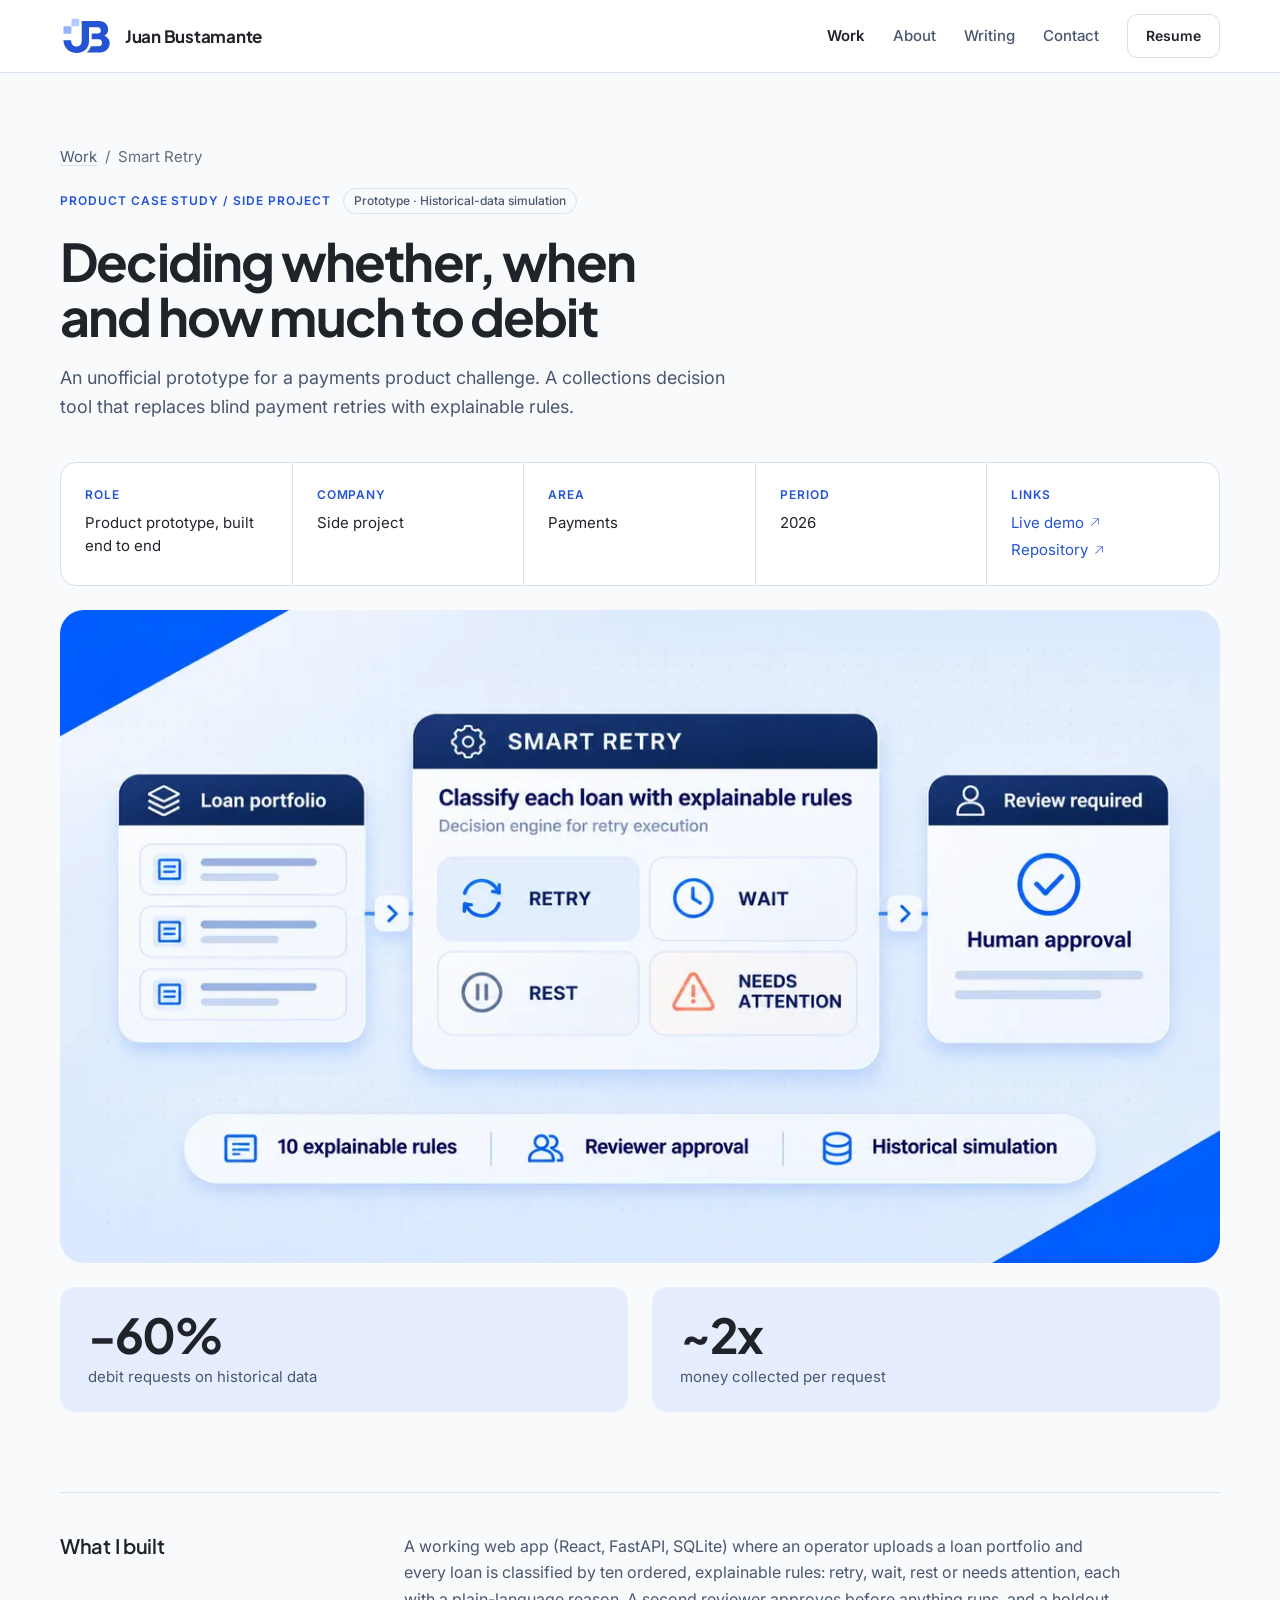
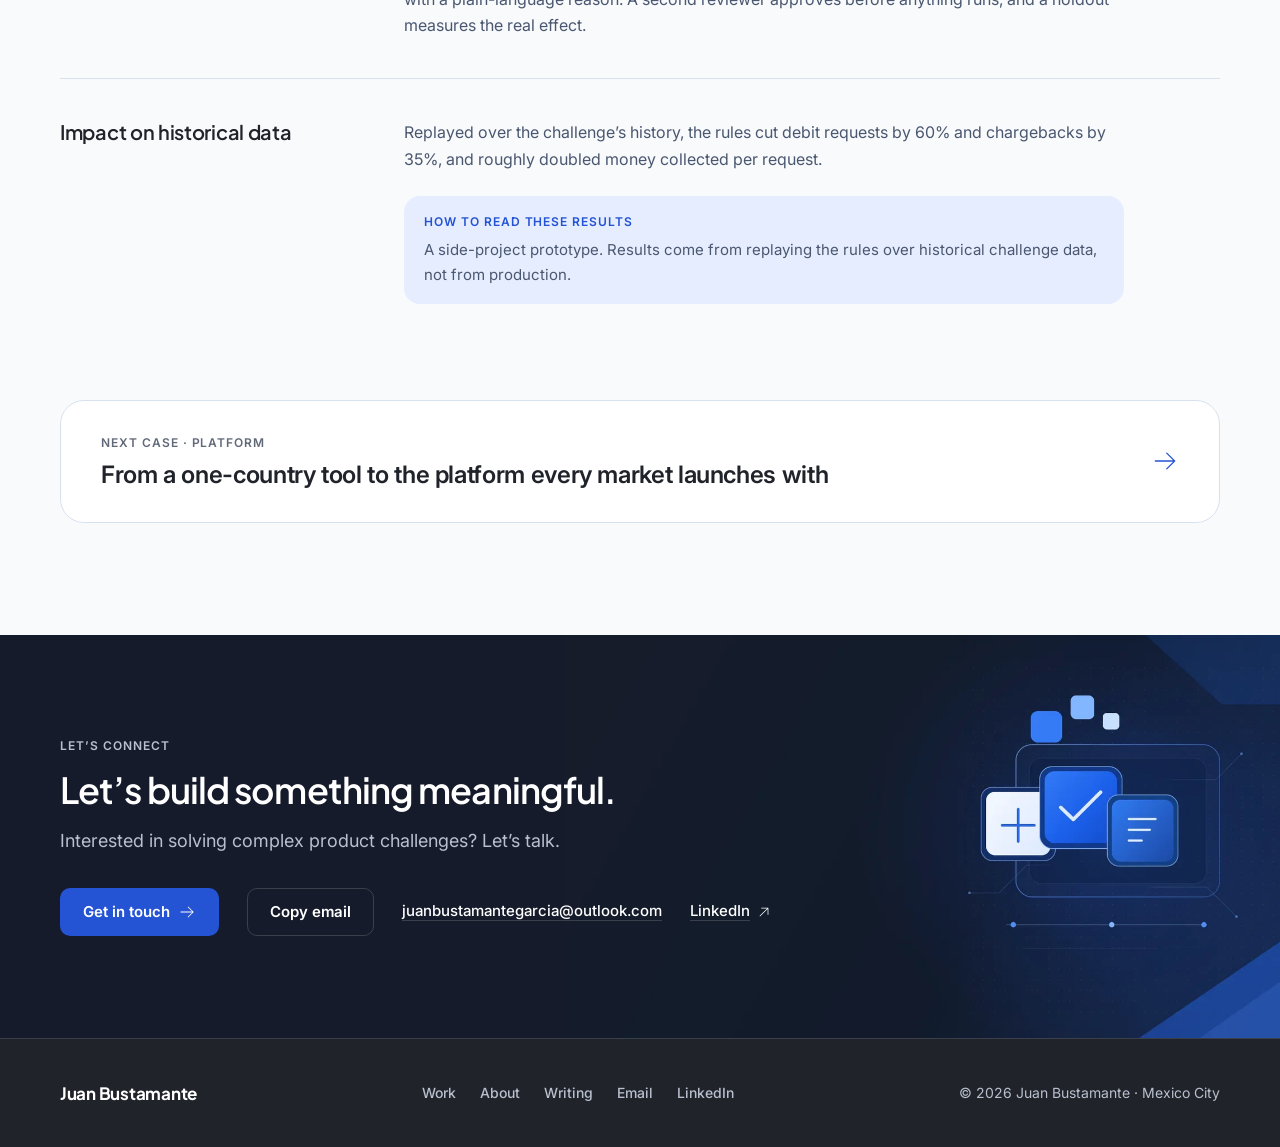
<file: work/smart-retry/index.html>
<!DOCTYPE html><html lang="en"> <head><meta charset="utf-8"><meta name="viewport" content="width=device-width, initial-scale=1"><title>Smart Retry: Deciding whether, when and how much to debit | Juan Bustamante</title><meta name="description" content="An unofficial prototype for a payments product challenge. A collections decision tool that replaces blind payment retries with explainable rules."><link rel="canonical" href="https://juanbustamanteg.github.io/work/smart-retry/"><link rel="icon" type="image/svg+xml" href="/brand/favicon.svg"><link rel="icon" type="image/x-icon" href="/brand/favicon.ico" sizes="any"><link rel="icon" type="image/png" sizes="32x32" href="/brand/favicon_32.png"><link rel="apple-touch-icon" sizes="180x180" href="/brand/apple_touch_icon.png"><meta name="theme-color" content="#f9fafc"><meta property="og:type" content="website"><meta property="og:title" content="Smart Retry: Deciding whether, when and how much to debit | Juan Bustamante"><meta property="og:description" content="An unofficial prototype for a payments product challenge. A collections decision tool that replaces blind payment retries with explainable rules."><meta property="og:url" content="https://juanbustamanteg.github.io/work/smart-retry/"><meta property="og:image" content="https://juanbustamanteg.github.io/assets/backgrounds/og-image.png"><meta property="og:image:width" content="1200"><meta property="og:image:height" content="630"><meta name="twitter:card" content="summary_large_image"><meta name="twitter:title" content="Smart Retry: Deciding whether, when and how much to debit | Juan Bustamante"><meta name="twitter:description" content="An unofficial prototype for a payments product challenge. A collections decision tool that replaces blind payment retries with explainable rules."><meta name="twitter:image" content="https://juanbustamanteg.github.io/assets/backgrounds/og-image.png"><link rel="stylesheet" href="/_astro/about.X6buS5P4.css">
<style>.st[data-astro-cid-k4mc657y]{display:inline-flex;align-items:center;padding:3px 10px;border-radius:999px;font-size:12px;font-weight:500;line-height:1.5;white-space:nowrap}.st-production[data-astro-cid-k4mc657y],.st-research[data-astro-cid-k4mc657y]{background:var(--color-surface-alt);color:var(--color-brand)}.st-prototype[data-astro-cid-k4mc657y]{background:var(--color-background);color:var(--color-text-secondary);border:1px solid var(--color-border);white-space:normal}
</style>
<link rel="stylesheet" href="/_astro/_slug_.iCA15SCa.css">
<style>.cover[data-astro-cid-e5kvktnr]{position:relative;margin:0;border-radius:12px;overflow:hidden;background:var(--color-surface-alt)}.cover[data-astro-cid-e5kvktnr] img[data-astro-cid-e5kvktnr]{width:100%;height:auto}.fig-wrap[data-astro-cid-e5kvktnr]{margin:0}
</style></head> <body> <a class="sr-only skip" href="#main">Skip to content</a> <header class="hd" style="view-transition-name: site-header" data-astro-cid-3ef6ksr2> <div class="wrap bar" data-astro-cid-3ef6ksr2> <a class="brand" href="/" aria-label="Juan Bustamante, home" data-astro-cid-3ef6ksr2><span class="logo logo-dark" data-astro-cid-tvrurpns> <img class="sym" src="/brand/jb_plataforma_modular.svg" alt="" width="53" height="40" decoding="async" data-astro-cid-tvrurpns> <span class="name" data-astro-cid-tvrurpns>Juan Bustamante</span> </span> </a> <nav class="desk" aria-label="Main" data-astro-cid-3ef6ksr2> <ul data-astro-cid-3ef6ksr2> <li data-astro-cid-3ef6ksr2><a href="/work/" aria-current="page" data-astro-cid-3ef6ksr2>Work</a></li><li data-astro-cid-3ef6ksr2><a href="/about/" data-astro-cid-3ef6ksr2>About</a></li><li data-astro-cid-3ef6ksr2><a href="/writing/" data-astro-cid-3ef6ksr2>Writing</a></li><li data-astro-cid-3ef6ksr2><a href="#contact" data-astro-cid-3ef6ksr2>Contact</a></li> <li data-astro-cid-3ef6ksr2><a class="btn btn-secondary" href="/resume/" data-astro-cid-3ef6ksr2>Resume</a></li> </ul> </nav> <details class="mob" id="mobile-menu" data-astro-cid-3ef6ksr2> <summary aria-label="Open menu" data-astro-cid-3ef6ksr2><span class="bars" aria-hidden="true" data-astro-cid-3ef6ksr2><i data-astro-cid-3ef6ksr2></i><i data-astro-cid-3ef6ksr2></i></span></summary> <nav class="panel" aria-label="Main" data-astro-cid-3ef6ksr2> <a class="item" href="/work/" aria-current="page" data-astro-cid-3ef6ksr2>Work<svg width="18" height="18" viewBox="0 0 256 256" fill="currentColor" aria-hidden="true" focusable="false"><path d="M220.24,132.24l-72,72a6,6,0,0,1-8.48-8.48L201.51,134H40a6,6,0,0,1,0-12H201.51L139.76,60.24a6,6,0,0,1,8.48-8.48l72,72A6,6,0,0,1,220.24,132.24Z"/></svg></a><a class="item" href="/about/" data-astro-cid-3ef6ksr2>About<svg width="18" height="18" viewBox="0 0 256 256" fill="currentColor" aria-hidden="true" focusable="false"><path d="M220.24,132.24l-72,72a6,6,0,0,1-8.48-8.48L201.51,134H40a6,6,0,0,1,0-12H201.51L139.76,60.24a6,6,0,0,1,8.48-8.48l72,72A6,6,0,0,1,220.24,132.24Z"/></svg></a><a class="item" href="/writing/" data-astro-cid-3ef6ksr2>Writing<svg width="18" height="18" viewBox="0 0 256 256" fill="currentColor" aria-hidden="true" focusable="false"><path d="M220.24,132.24l-72,72a6,6,0,0,1-8.48-8.48L201.51,134H40a6,6,0,0,1,0-12H201.51L139.76,60.24a6,6,0,0,1,8.48-8.48l72,72A6,6,0,0,1,220.24,132.24Z"/></svg></a><a class="item" href="#contact" data-astro-cid-3ef6ksr2>Contact<svg width="18" height="18" viewBox="0 0 256 256" fill="currentColor" aria-hidden="true" focusable="false"><path d="M220.24,132.24l-72,72a6,6,0,0,1-8.48-8.48L201.51,134H40a6,6,0,0,1,0-12H201.51L139.76,60.24a6,6,0,0,1,8.48-8.48l72,72A6,6,0,0,1,220.24,132.24Z"/></svg></a> <a class="btn btn-secondary cta" href="/resume/" data-astro-cid-3ef6ksr2>Resume</a> </nav> </details> </div> </header> <script type="module">const e=document.getElementById("mobile-menu");if(e){const t=e.querySelector("summary");document.addEventListener("keydown",n=>{n.key==="Escape"&&e.open&&(e.open=!1,t?.focus())}),e.querySelectorAll("a").forEach(n=>n.addEventListener("click",()=>{e.open=!1})),e.addEventListener("toggle",()=>t?.setAttribute("aria-label",e.open?"Close menu":"Open menu"))}</script>  <main id="main"> <article data-astro-cid-by4zwojz> <!-- 1 · Hero factual --> <header class="wrap top" data-astro-cid-by4zwojz> <p class="crumb small" data-astro-cid-by4zwojz><a href="/work/" data-astro-cid-by4zwojz>Work</a><span aria-hidden="true" data-astro-cid-by4zwojz>/</span><span data-astro-cid-by4zwojz>Smart Retry</span></p> <p class="labels" data-astro-cid-by4zwojz><span class="eyebrow" data-astro-cid-by4zwojz>Product case study / Side project</span><span class="st st-prototype" data-astro-cid-k4mc657y>Prototype · Historical-data simulation</span> </p> <h1 class="h1" data-astro-cid-by4zwojz>Deciding whether, when and how much to debit</h1> <p class="lead" data-astro-cid-by4zwojz>An unofficial prototype for a payments product challenge. A collections decision tool that replaces blind payment retries with explainable rules.</p> </header> <!-- 2 · Executive summary (o ficha si el caso no tiene resumen) --> <section class="wrap" aria-label="Project at a glance" data-astro-cid-by4zwojz> <dl class="exec card" data-astro-cid-by4zwojz> <div data-astro-cid-by4zwojz><dt class="eyebrow" data-astro-cid-by4zwojz>Role</dt><dd data-astro-cid-by4zwojz>Product prototype, built end to end</dd></div><div data-astro-cid-by4zwojz><dt class="eyebrow" data-astro-cid-by4zwojz>Company</dt><dd data-astro-cid-by4zwojz>Side project</dd></div><div data-astro-cid-by4zwojz><dt class="eyebrow" data-astro-cid-by4zwojz>Area</dt><dd data-astro-cid-by4zwojz>Payments</dd></div><div data-astro-cid-by4zwojz><dt class="eyebrow" data-astro-cid-by4zwojz>Period</dt><dd data-astro-cid-by4zwojz>2026</dd></div> <div data-astro-cid-by4zwojz><dt class="eyebrow" data-astro-cid-by4zwojz>Links</dt><dd class="links" data-astro-cid-by4zwojz><a href="https://juanbustamanteg.github.io/smart-retry-2/" rel="noopener" target="_blank" data-astro-cid-by4zwojz>Live demo <svg width="14" height="14" viewBox="0 0 256 256" fill="currentColor" aria-hidden="true" focusable="false"><path d="M198,64V168a6,6,0,0,1-12,0V78.48L68.24,196.24a6,6,0,0,1-8.48-8.48L177.52,70H88a6,6,0,0,1,0-12H192A6,6,0,0,1,198,64Z"/></svg></a><a href="https://github.com/juanbustamanteg/belvo-smart-retry" rel="noopener" target="_blank" data-astro-cid-by4zwojz>Repository <svg width="14" height="14" viewBox="0 0 256 256" fill="currentColor" aria-hidden="true" focusable="false"><path d="M198,64V168a6,6,0,0,1-12,0V78.48L68.24,196.24a6,6,0,0,1-8.48-8.48L177.52,70H88a6,6,0,0,1,0-12H192A6,6,0,0,1,198,64Z"/></svg></a></dd></div> </dl> </section> <!-- 3 · Visual --> <div class="wrap visual" data-astro-cid-by4zwojz><figure class="fig-wrap" data-astro-cid-e5kvktnr> <div class="cover" data-astro-cid-e5kvktnr> <img src="/_astro/VIS07.YadBQ6kU_Z1W65Rs.webp" srcset="/_astro/VIS07.YadBQ6kU_AeHhk.webp 480w, /_astro/VIS07.YadBQ6kU_2uRV4E.webp 800w, /_astro/VIS07.YadBQ6kU_VBi1j.webp 1200w, /_astro/VIS07.YadBQ6kU_Zw7932.webp 1600w" alt="Conceptual illustration of Smart Retry: a loan portfolio classified by explainable rules into retry, wait, rest or needs attention, with human approval." sizes="(max-width: 760px) 100vw, 1160px" loading="eager" decoding="async" data-astro-cid-e5kvktnr="true" fetchpriority="auto" width="1672" height="941"> </div> </figure> </div> <!-- 4 · Metrics --> <section class="wrap" aria-label="Results" data-astro-cid-by4zwojz> <ul class="results" data-astro-cid-by4zwojz> <li data-astro-cid-by4zwojz><span class="fig" data-astro-cid-by4zwojz>-60%</span><span class="small" data-astro-cid-by4zwojz>debit requests on historical data</span></li><li data-astro-cid-by4zwojz><span class="fig" data-astro-cid-by4zwojz>~2x</span><span class="small" data-astro-cid-by4zwojz>money collected per request</span></li> </ul> </section> <!-- 5-9 · Cuerpo: secciones de rehype-sections.mjs --> <div class="wrap" data-astro-cid-by4zwojz><div class="body" data-astro-cid-by4zwojz><section class="sec sec-what-i-built"><h2 id="what-i-built">What I built</h2><div class="sec-body">
<p>A working web app (React, FastAPI, SQLite) where an operator uploads a loan portfolio and every loan is classified by ten ordered, explainable rules: retry, wait, rest or needs attention, each with a plain-language reason. A second reviewer approves before anything runs, and a holdout measures the real effect.</p>
</div></section><section class="sec sec-impact-on-historical-data"><h2 id="impact-on-historical-data">Impact on historical data</h2><div class="sec-body">
<p>Replayed over the challenge’s history, the rules cut debit requests by 60% and chargebacks by 35%, and roughly doubled money collected per request.</p>
<aside class="limits"><p class="dr-k">How to read these results</p><p>A side-project prototype. Results come from replaying the rules over historical challenge data, not from production.</p></aside></div></section></div></div>  <!-- 10 · Next case --> <nav class="wrap" aria-label="Next case" data-astro-cid-by4zwojz> <a class="next" href="/work/servicing-platform/" data-astro-cid-by4zwojz> <span class="nx" data-astro-cid-by4zwojz><span class="label" data-astro-cid-by4zwojz>Next case · Platform</span><span class="h3 nt" data-astro-cid-by4zwojz>From a one-country tool to the platform every market launches with</span></span> <svg width="28" height="28" viewBox="0 0 256 256" fill="currentColor" class="na" aria-hidden="true" focusable="false"><path d="M220.24,132.24l-72,72a6,6,0,0,1-8.48-8.48L201.51,134H40a6,6,0,0,1,0-12H201.51L139.76,60.24a6,6,0,0,1,8.48-8.48l72,72A6,6,0,0,1,220.24,132.24Z"/></svg> </a> </nav> </article> <section id="contact" class="contact" aria-labelledby="contact-h" data-astro-cid-xmivup5a> <span class="bg" aria-hidden="true" data-astro-cid-xmivup5a><img src="/_astro/VIS11.BCSpYy_R_oPpw8.webp" width="1280" height="720" alt="" loading="lazy" decoding="async" data-astro-cid-xmivup5a></span> <div class="wrap inner" data-astro-cid-xmivup5a> <p class="eyebrow" data-astro-cid-xmivup5a>Let’s connect</p> <h2 id="contact-h" class="h2" data-astro-cid-xmivup5a>Let’s build something meaningful.</h2> <p class="lead" data-astro-cid-xmivup5a>Interested in solving complex product challenges? Let’s talk.</p> <div class="acts" data-astro-cid-xmivup5a> <a class="btn btn-primary" href="mailto:juanbustamantegarcia@outlook.com" data-astro-cid-xmivup5a>Get in touch <svg width="18" height="18" viewBox="0 0 256 256" fill="currentColor" aria-hidden="true" focusable="false"><path d="M220.24,132.24l-72,72a6,6,0,0,1-8.48-8.48L201.51,134H40a6,6,0,0,1,0-12H201.51L139.76,60.24a6,6,0,0,1,8.48-8.48l72,72A6,6,0,0,1,220.24,132.24Z"/></svg></a> <button type="button" class="btn copy" data-copy="juanbustamantegarcia@outlook.com" data-astro-cid-xmivup5a>Copy email</button> <a class="plain" href="mailto:juanbustamantegarcia@outlook.com" data-astro-cid-xmivup5a>juanbustamantegarcia@outlook.com</a> <a class="plain" href="https://www.linkedin.com/in/productmanagerjuan/" rel="noopener" data-astro-cid-xmivup5a>LinkedIn <svg width="16" height="16" viewBox="0 0 256 256" fill="currentColor" aria-hidden="true" focusable="false"><path d="M198,64V168a6,6,0,0,1-12,0V78.48L68.24,196.24a6,6,0,0,1-8.48-8.48L177.52,70H88a6,6,0,0,1,0-12H192A6,6,0,0,1,198,64Z"/></svg></a> </div> <p class="sr-only" role="status" aria-live="polite" id="copy-status" data-astro-cid-xmivup5a></p> </div> </section> <script type="module">document.querySelectorAll("button[data-copy]").forEach(t=>{t.addEventListener("click",async()=>{const e=document.getElementById("copy-status");try{await navigator.clipboard.writeText(t.dataset.copy??""),t.textContent="Copied",e&&(e.textContent="Email address copied"),setTimeout(()=>{t.textContent="Copy email",e&&(e.textContent="")},2e3)}catch{window.location.href=`mailto:${t.dataset.copy}`}})});</script>  </main> <footer class="ft" data-astro-cid-sz7xmlte> <div class="wrap row" data-astro-cid-sz7xmlte> <a href="/" aria-label="Juan Bustamante, home" data-astro-cid-sz7xmlte><span class="logo logo-light" data-astro-cid-tvrurpns>  <span class="name" data-astro-cid-tvrurpns>Juan Bustamante</span> </span> </a> <nav aria-label="Footer" class="links" data-astro-cid-sz7xmlte> <a href="/work/" data-astro-cid-sz7xmlte>Work</a><a href="/about/" data-astro-cid-sz7xmlte>About</a><a href="/writing/" data-astro-cid-sz7xmlte>Writing</a> <a href="mailto:juanbustamantegarcia@outlook.com" data-astro-cid-sz7xmlte>Email</a><a href="https://www.linkedin.com/in/productmanagerjuan/" rel="noopener" data-astro-cid-sz7xmlte>LinkedIn</a> </nav> <span class="copy" data-astro-cid-sz7xmlte>© 2026 Juan Bustamante · Mexico City</span> </div> </footer>  <script>
      // Movimiento en todo el sitio (mismo sistema que la UX de Elementum, discreto, 240–700 ms):
      // 1) entrada al hacer scroll de encabezados, bloques y listas (cascada corta, tope 6 x 60 ms);
      // 2) imágenes con acercamiento suave; 3) cifras que cuentan hasta su valor; 4) red de seguridad
      // para lo que ya quedó arriba. Sin JS o con prefers-reduced-motion todo queda visible y quieto.
      (function () {
        if (window.matchMedia('(prefers-reduced-motion: reduce)').matches) return;
        var root = document.documentElement;
        root.classList.add('reveal-ready');
        var $ = function (sel) { return [].slice.call(document.querySelectorAll(sel)); };
        // Bloques que suben al entrar (el hero de Home y las tarjetas ya traen su clase).
        var UP = [
          'main .head > *', 'main .top > *', 'main .t > *', 'main .intro > *',
          'main section:not(.hero):not(.contact) > .eyebrow', 'main section:not(.hero) > .h2', 'main section:not(.hero) > h2',
          'main .calls-head > *', 'main .own-head > *', 'main .head.row > *',
          'main .calls > li', 'main .career > li', 'main .grid > li', 'main .xp > li', 'main .principles > li',
          'main .results > li', 'main .exec > div', 'main .evidence > *', 'main .more .col > .eyebrow', 'main .more .col > .h3',
          'main .body .sec', 'main .next', 'main .rel > *', 'main .art > :not(.pc)', 'main .post',
          '.contact .inner > *'
        ].join(',');
        // Imágenes que entran con acercamiento.
        var ZOOM = 'main .visual .cover, main .portrait, main .timeline, main .pc, main .decision-visual';
        $(UP).forEach(function (el) { if (!el.closest('.hero') && !el.classList.contains('reveal-card') && !el.classList.contains('sr-only')) el.classList.add('rv'); });
        $(ZOOM).forEach(function (el) { el.classList.add('rv', 'rv-zoom'); });
        var els = $('.hero .reveal, .reveal-card, .rv');
        // Cifras: cuentan desde 0 respetando prefijo, decimales y sufijo (~6×, +20%, 3.4×, 8 mo.).
        function contar(el) {
          var m = el.textContent.trim().match(/^([^0-9]*)([0-9]+(?:\.[0-9]+)?)(.*)$/);
          if (!m) return;
          var fin = parseFloat(m[2]), dec = (m[2].split('.')[1] || '').length, t0 = null, dur = 700, txt = el.textContent;
          el.setAttribute('aria-label', txt.trim());
          function paso(t) {
            if (t0 === null) t0 = t;
            var k = Math.min(1, (t - t0) / dur), e = 1 - Math.pow(1 - k, 3);
            el.textContent = m[1] + (fin * e).toFixed(dec) + m[3];
            if (k < 1) requestAnimationFrame(paso); else el.textContent = txt;
          }
          requestAnimationFrame(paso);
        }
        var figs = $('main .fig');
        if (!('IntersectionObserver' in window)) { els.forEach(function (el) { el.classList.add('in'); }); return; }
        var io = new IntersectionObserver(function (entries) {
          var k = 0;
          entries.forEach(function (e) {
            if (!e.isIntersecting) return;
            var t = e.target;
            if (!t.closest('.hero')) { t.style.setProperty('--d', (Math.min(k, 6) * 0.06) + 's'); k++; }
            t.classList.add('in'); io.unobserve(t);
          });
        }, { rootMargin: '0px 0px -8% 0px', threshold: 0.12 });
        els.forEach(function (el) { io.observe(el); });
        var iof = new IntersectionObserver(function (entries) {
          entries.forEach(function (e) { if (e.isIntersecting) { contar(e.target); iof.unobserve(e.target); } });
        }, { threshold: 0.6 });
        figs.forEach(function (el) { iof.observe(el); });
        var pend = false;
        function arriba() { pend = false; els.forEach(function (el) { if (el.classList.contains('in') || el.getBoundingClientRect().bottom > 0) return; el.style.animation = 'none'; el.classList.add('in'); io.unobserve(el); }); }
        window.addEventListener('scroll', function () { if (!pend) { pend = true; requestAnimationFrame(arriba); } }, { passive: true });
        window.addEventListener('pageshow', arriba);
      })();
    </script> </body> </html>
</file>
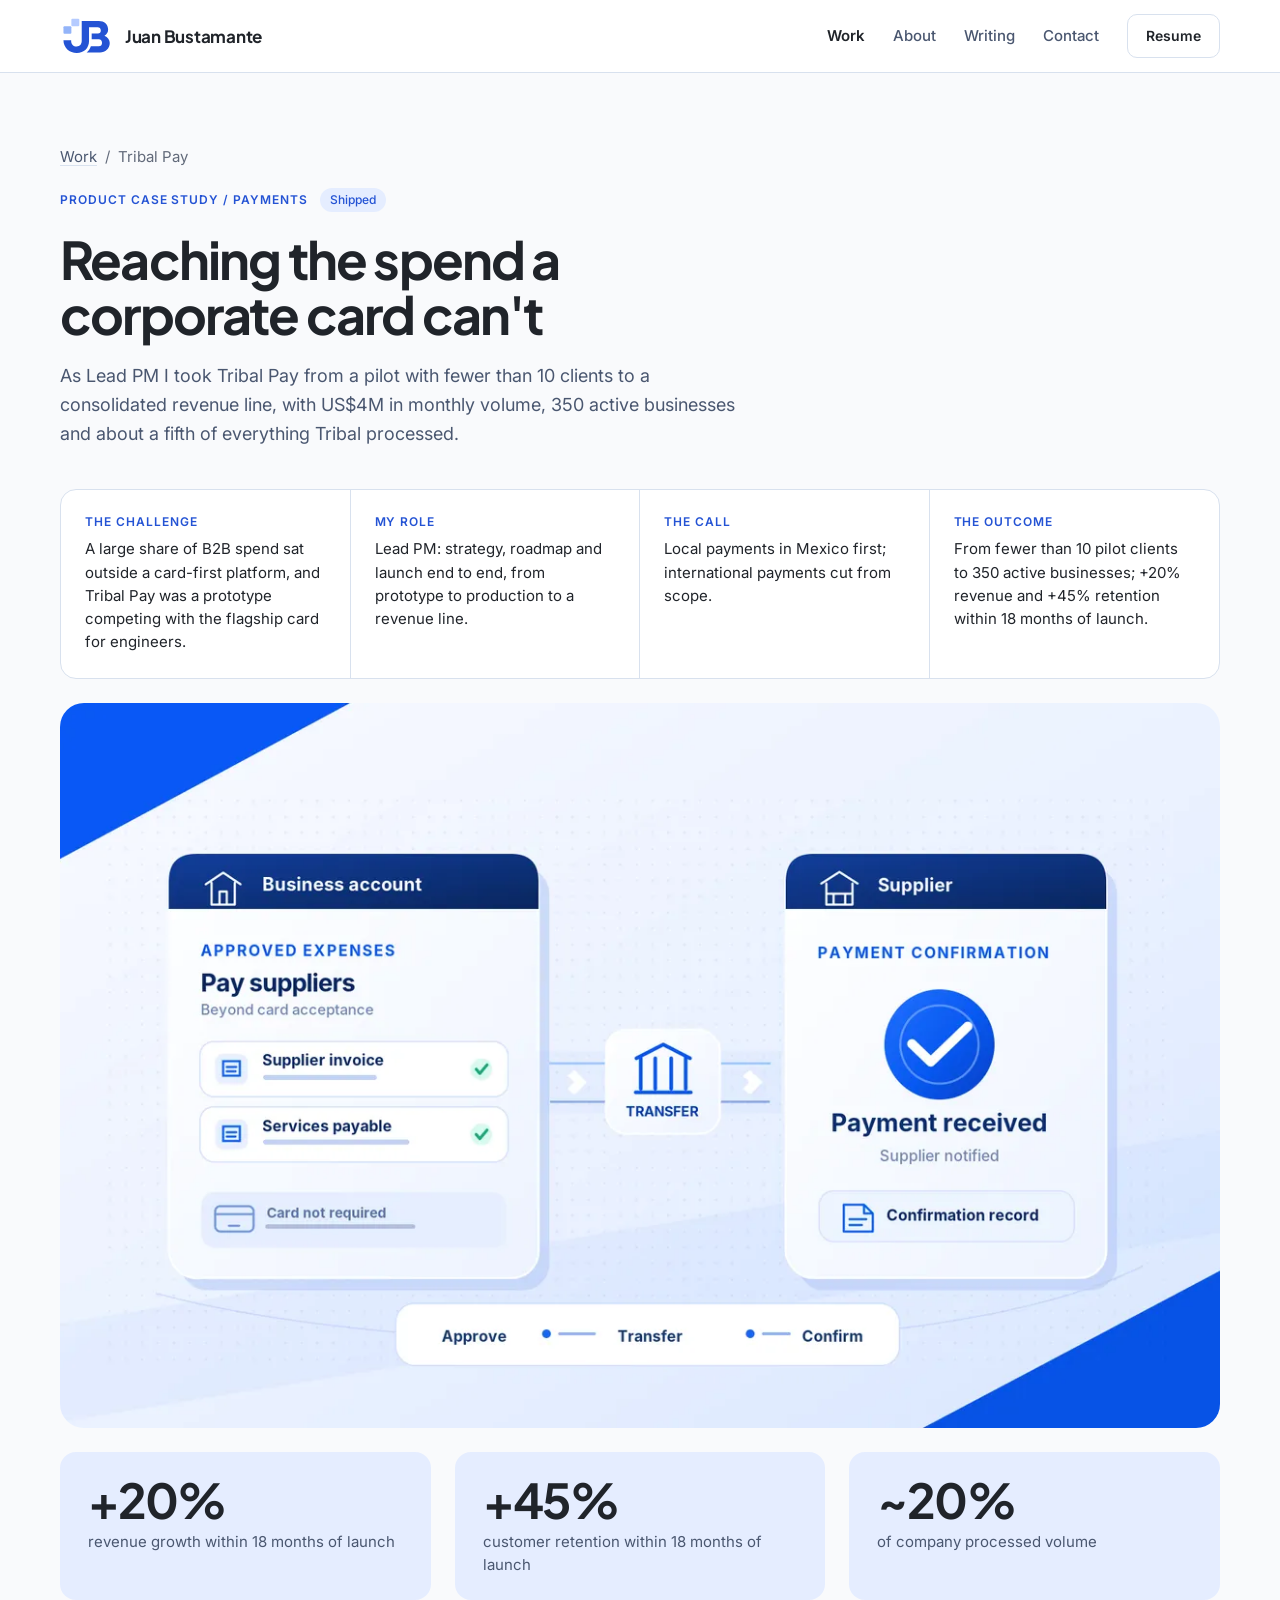
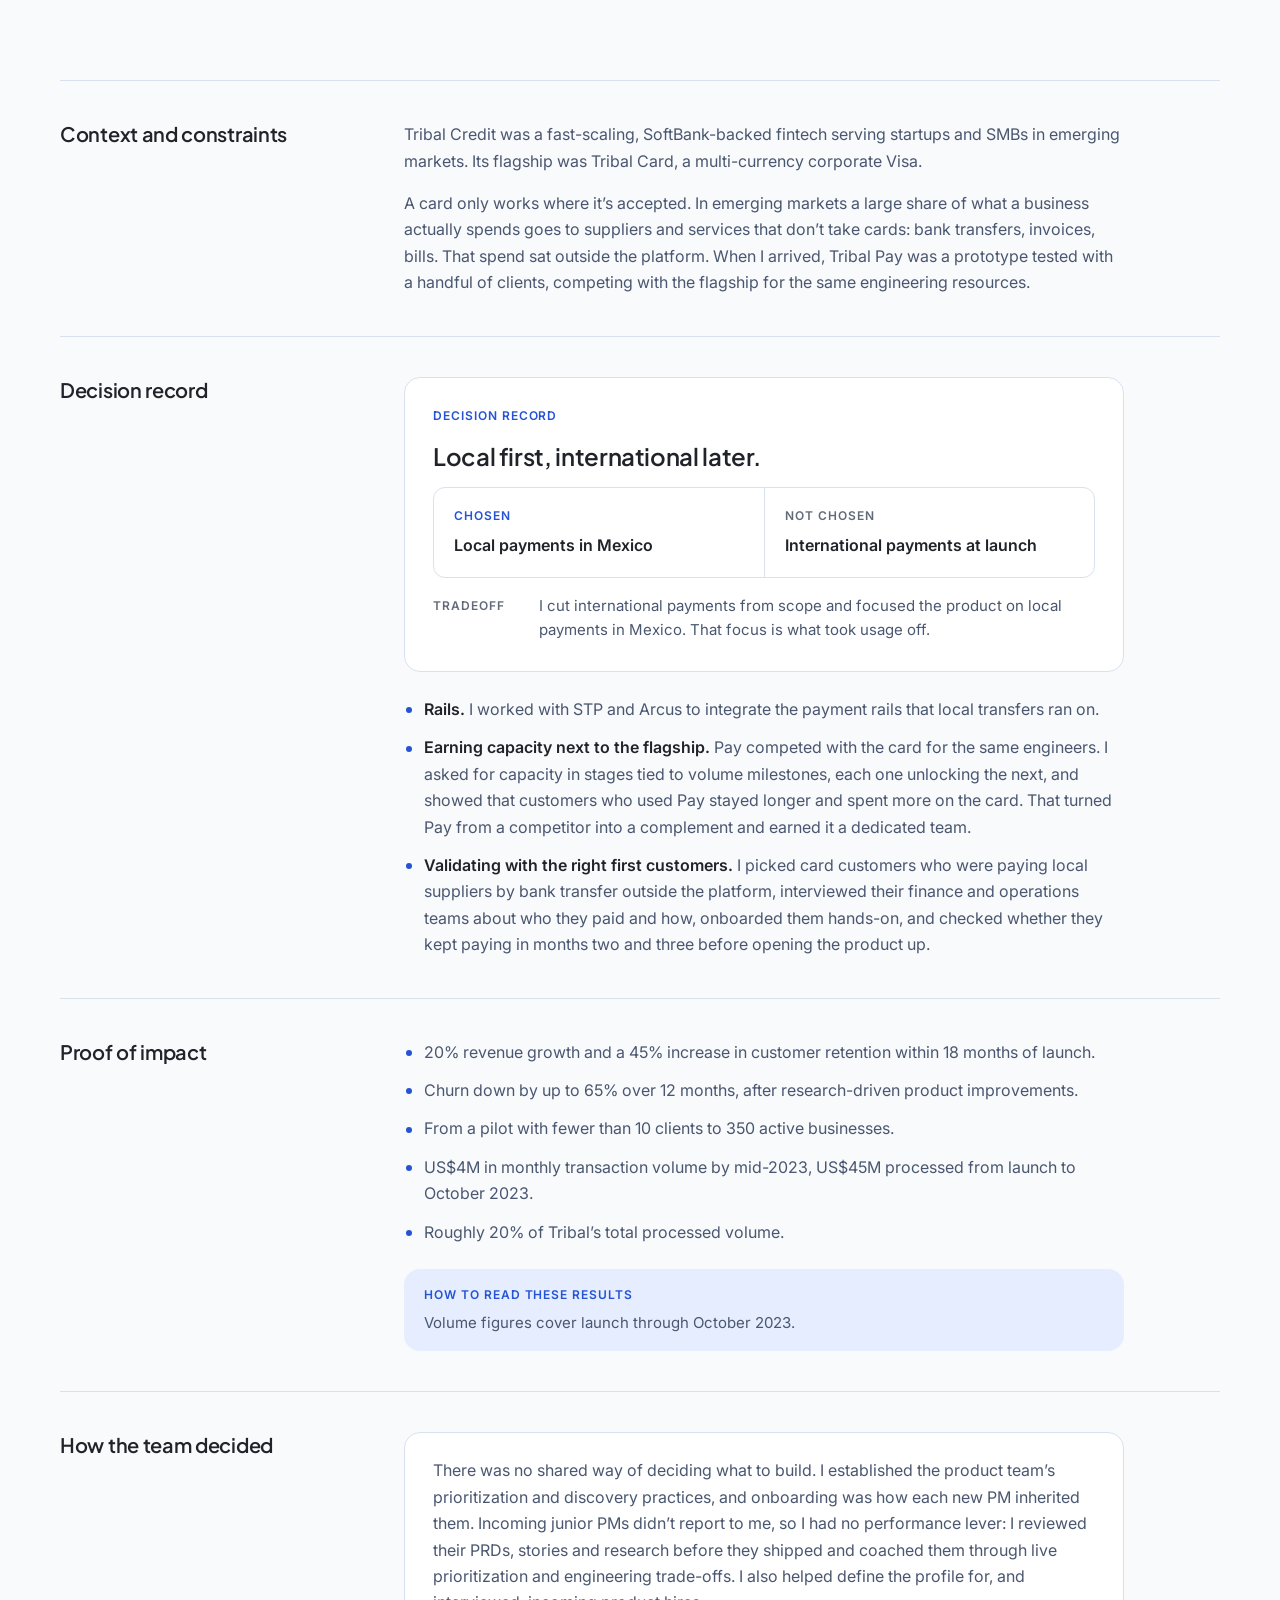
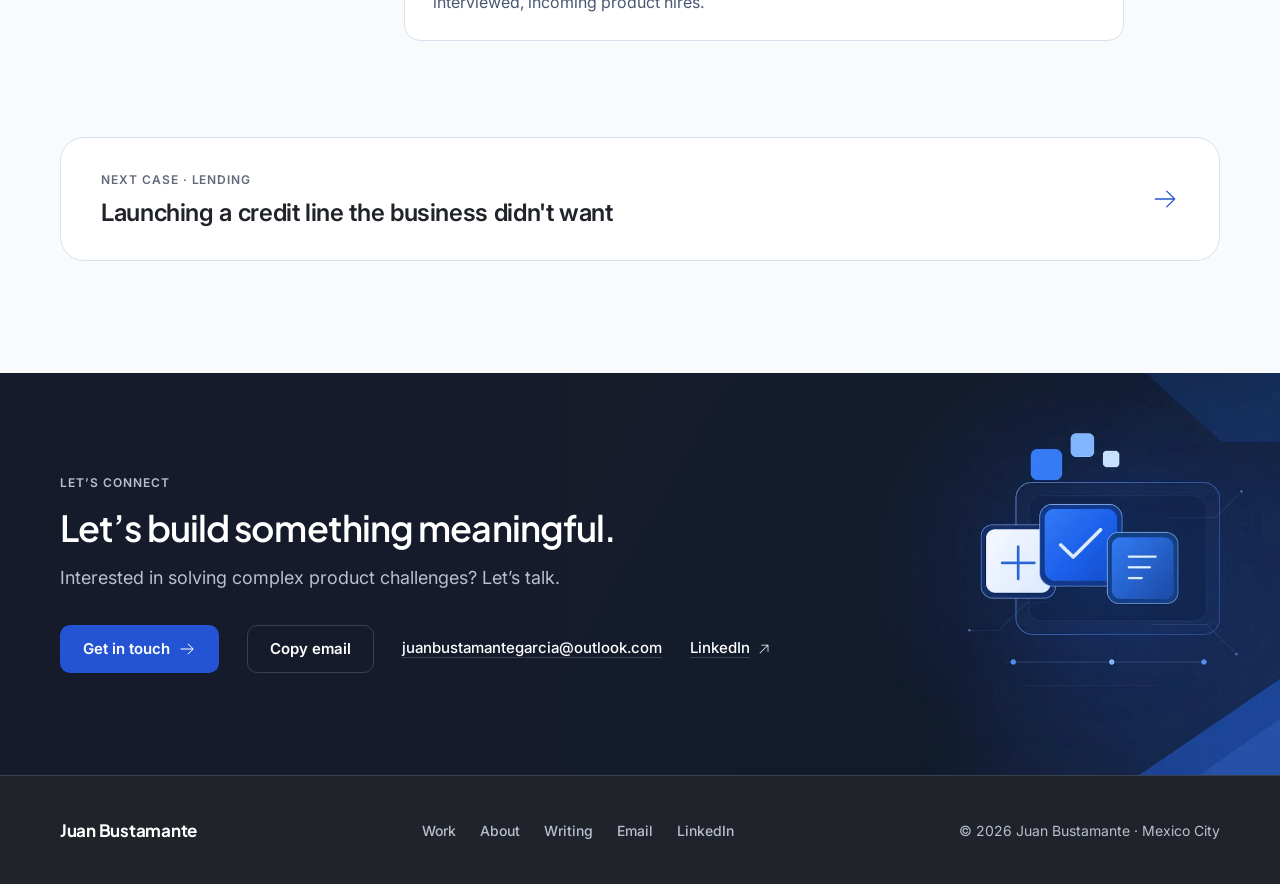
<file: work/tribal-pay/index.html>
<!DOCTYPE html><html lang="en"> <head><meta charset="utf-8"><meta name="viewport" content="width=device-width, initial-scale=1"><title>Tribal Pay: Reaching the spend a corporate card can&#39;t | Juan Bustamante</title><meta name="description" content="As Lead PM I took Tribal Pay from a pilot with fewer than 10 clients to a consolidated revenue line, with US$4M in monthly volume, 350 active businesses and about a fifth of everything Tribal processed."><link rel="canonical" href="https://juanbustamanteg.github.io/work/tribal-pay/"><link rel="icon" type="image/svg+xml" href="/brand/favicon.svg"><link rel="icon" type="image/x-icon" href="/brand/favicon.ico" sizes="any"><link rel="icon" type="image/png" sizes="32x32" href="/brand/favicon_32.png"><link rel="apple-touch-icon" sizes="180x180" href="/brand/apple_touch_icon.png"><meta name="theme-color" content="#f9fafc"><meta property="og:type" content="website"><meta property="og:title" content="Tribal Pay: Reaching the spend a corporate card can't | Juan Bustamante"><meta property="og:description" content="As Lead PM I took Tribal Pay from a pilot with fewer than 10 clients to a consolidated revenue line, with US$4M in monthly volume, 350 active businesses and about a fifth of everything Tribal processed."><meta property="og:url" content="https://juanbustamanteg.github.io/work/tribal-pay/"><meta property="og:image" content="https://juanbustamanteg.github.io/assets/backgrounds/og-image.png"><meta property="og:image:width" content="1200"><meta property="og:image:height" content="630"><meta name="twitter:card" content="summary_large_image"><meta name="twitter:title" content="Tribal Pay: Reaching the spend a corporate card can't | Juan Bustamante"><meta name="twitter:description" content="As Lead PM I took Tribal Pay from a pilot with fewer than 10 clients to a consolidated revenue line, with US$4M in monthly volume, 350 active businesses and about a fifth of everything Tribal processed."><meta name="twitter:image" content="https://juanbustamanteg.github.io/assets/backgrounds/og-image.png"><link rel="stylesheet" href="/_astro/about.X6buS5P4.css">
<style>.st[data-astro-cid-k4mc657y]{display:inline-flex;align-items:center;padding:3px 10px;border-radius:999px;font-size:12px;font-weight:500;line-height:1.5;white-space:nowrap}.st-production[data-astro-cid-k4mc657y],.st-research[data-astro-cid-k4mc657y]{background:var(--color-surface-alt);color:var(--color-brand)}.st-prototype[data-astro-cid-k4mc657y]{background:var(--color-background);color:var(--color-text-secondary);border:1px solid var(--color-border);white-space:normal}
</style>
<link rel="stylesheet" href="/_astro/_slug_.iCA15SCa.css">
<style>.cover[data-astro-cid-e5kvktnr]{position:relative;margin:0;border-radius:12px;overflow:hidden;background:var(--color-surface-alt)}.cover[data-astro-cid-e5kvktnr] img[data-astro-cid-e5kvktnr]{width:100%;height:auto}.fig-wrap[data-astro-cid-e5kvktnr]{margin:0}
</style></head> <body> <a class="sr-only skip" href="#main">Skip to content</a> <header class="hd" style="view-transition-name: site-header" data-astro-cid-3ef6ksr2> <div class="wrap bar" data-astro-cid-3ef6ksr2> <a class="brand" href="/" aria-label="Juan Bustamante, home" data-astro-cid-3ef6ksr2><span class="logo logo-dark" data-astro-cid-tvrurpns> <img class="sym" src="/brand/jb_plataforma_modular.svg" alt="" width="53" height="40" decoding="async" data-astro-cid-tvrurpns> <span class="name" data-astro-cid-tvrurpns>Juan Bustamante</span> </span> </a> <nav class="desk" aria-label="Main" data-astro-cid-3ef6ksr2> <ul data-astro-cid-3ef6ksr2> <li data-astro-cid-3ef6ksr2><a href="/work/" aria-current="page" data-astro-cid-3ef6ksr2>Work</a></li><li data-astro-cid-3ef6ksr2><a href="/about/" data-astro-cid-3ef6ksr2>About</a></li><li data-astro-cid-3ef6ksr2><a href="/writing/" data-astro-cid-3ef6ksr2>Writing</a></li><li data-astro-cid-3ef6ksr2><a href="#contact" data-astro-cid-3ef6ksr2>Contact</a></li> <li data-astro-cid-3ef6ksr2><a class="btn btn-secondary" href="/resume/" data-astro-cid-3ef6ksr2>Resume</a></li> </ul> </nav> <details class="mob" id="mobile-menu" data-astro-cid-3ef6ksr2> <summary aria-label="Open menu" data-astro-cid-3ef6ksr2><span class="bars" aria-hidden="true" data-astro-cid-3ef6ksr2><i data-astro-cid-3ef6ksr2></i><i data-astro-cid-3ef6ksr2></i></span></summary> <nav class="panel" aria-label="Main" data-astro-cid-3ef6ksr2> <a class="item" href="/work/" aria-current="page" data-astro-cid-3ef6ksr2>Work<svg width="18" height="18" viewBox="0 0 256 256" fill="currentColor" aria-hidden="true" focusable="false"><path d="M220.24,132.24l-72,72a6,6,0,0,1-8.48-8.48L201.51,134H40a6,6,0,0,1,0-12H201.51L139.76,60.24a6,6,0,0,1,8.48-8.48l72,72A6,6,0,0,1,220.24,132.24Z"/></svg></a><a class="item" href="/about/" data-astro-cid-3ef6ksr2>About<svg width="18" height="18" viewBox="0 0 256 256" fill="currentColor" aria-hidden="true" focusable="false"><path d="M220.24,132.24l-72,72a6,6,0,0,1-8.48-8.48L201.51,134H40a6,6,0,0,1,0-12H201.51L139.76,60.24a6,6,0,0,1,8.48-8.48l72,72A6,6,0,0,1,220.24,132.24Z"/></svg></a><a class="item" href="/writing/" data-astro-cid-3ef6ksr2>Writing<svg width="18" height="18" viewBox="0 0 256 256" fill="currentColor" aria-hidden="true" focusable="false"><path d="M220.24,132.24l-72,72a6,6,0,0,1-8.48-8.48L201.51,134H40a6,6,0,0,1,0-12H201.51L139.76,60.24a6,6,0,0,1,8.48-8.48l72,72A6,6,0,0,1,220.24,132.24Z"/></svg></a><a class="item" href="#contact" data-astro-cid-3ef6ksr2>Contact<svg width="18" height="18" viewBox="0 0 256 256" fill="currentColor" aria-hidden="true" focusable="false"><path d="M220.24,132.24l-72,72a6,6,0,0,1-8.48-8.48L201.51,134H40a6,6,0,0,1,0-12H201.51L139.76,60.24a6,6,0,0,1,8.48-8.48l72,72A6,6,0,0,1,220.24,132.24Z"/></svg></a> <a class="btn btn-secondary cta" href="/resume/" data-astro-cid-3ef6ksr2>Resume</a> </nav> </details> </div> </header> <script type="module">const e=document.getElementById("mobile-menu");if(e){const t=e.querySelector("summary");document.addEventListener("keydown",n=>{n.key==="Escape"&&e.open&&(e.open=!1,t?.focus())}),e.querySelectorAll("a").forEach(n=>n.addEventListener("click",()=>{e.open=!1})),e.addEventListener("toggle",()=>t?.setAttribute("aria-label",e.open?"Close menu":"Open menu"))}</script>  <main id="main"> <article class="has-summary" data-astro-cid-by4zwojz> <!-- 1 · Hero factual --> <header class="wrap top" data-astro-cid-by4zwojz> <p class="crumb small" data-astro-cid-by4zwojz><a href="/work/" data-astro-cid-by4zwojz>Work</a><span aria-hidden="true" data-astro-cid-by4zwojz>/</span><span data-astro-cid-by4zwojz>Tribal Pay</span></p> <p class="labels" data-astro-cid-by4zwojz><span class="eyebrow" data-astro-cid-by4zwojz>Product case study / Payments</span><span class="st st-production" data-astro-cid-k4mc657y>Shipped</span> </p> <h1 class="h1" data-astro-cid-by4zwojz>Reaching the spend a corporate card can&#39;t</h1> <p class="lead" data-astro-cid-by4zwojz>As Lead PM I took Tribal Pay from a pilot with fewer than 10 clients to a consolidated revenue line, with US$4M in monthly volume, 350 active businesses and about a fifth of everything Tribal processed.</p> </header> <!-- 2 · Executive summary (o ficha si el caso no tiene resumen) --> <section class="wrap" aria-label="Executive summary" data-astro-cid-by4zwojz> <dl class="exec card" data-astro-cid-by4zwojz> <div data-astro-cid-by4zwojz><dt class="eyebrow" data-astro-cid-by4zwojz>The challenge</dt><dd data-astro-cid-by4zwojz>A large share of B2B spend sat outside a card-first platform, and Tribal Pay was a prototype competing with the flagship card for engineers.</dd></div> <div data-astro-cid-by4zwojz><dt class="eyebrow" data-astro-cid-by4zwojz>My role</dt><dd data-astro-cid-by4zwojz>Lead PM: strategy, roadmap and launch end to end, from prototype to production to a revenue line.</dd></div> <div data-astro-cid-by4zwojz><dt class="eyebrow" data-astro-cid-by4zwojz>The call</dt><dd data-astro-cid-by4zwojz>Local payments in Mexico first; international payments cut from scope.</dd></div> <div data-astro-cid-by4zwojz><dt class="eyebrow" data-astro-cid-by4zwojz>The outcome</dt><dd data-astro-cid-by4zwojz>From fewer than 10 pilot clients to 350 active businesses; +20% revenue and +45% retention within 18 months of launch.</dd></div> </dl> </section> <!-- 3 · Visual --> <div class="wrap visual" data-astro-cid-by4zwojz><figure class="fig-wrap" data-astro-cid-e5kvktnr> <div class="cover" data-astro-cid-e5kvktnr> <img src="/_astro/VIS03.CU8AbinM_Z1uxweD.webp" srcset="/_astro/VIS03.CU8AbinM_Z1Q0UUn.webp 480w, /_astro/VIS03.CU8AbinM_Z1ACyvq.webp 800w, /_astro/VIS03.CU8AbinM_nqCq1.webp 1200w, /_astro/VIS03.CU8AbinM_Z1uxweD.webp 1600w" alt="Illustrative payment flow: a business account pays a supplier by bank transfer, approve, transfer and confirm, without needing a card." sizes="(max-width: 760px) 100vw, 1160px" loading="eager" decoding="async" data-astro-cid-e5kvktnr="true" fetchpriority="auto" width="1600" height="1000"> </div> </figure> </div> <!-- 4 · Metrics --> <section class="wrap" aria-label="Results" data-astro-cid-by4zwojz> <ul class="results" data-astro-cid-by4zwojz> <li data-astro-cid-by4zwojz><span class="fig" data-astro-cid-by4zwojz>+20%</span><span class="small" data-astro-cid-by4zwojz>revenue growth within 18 months of launch</span></li><li data-astro-cid-by4zwojz><span class="fig" data-astro-cid-by4zwojz>+45%</span><span class="small" data-astro-cid-by4zwojz>customer retention within 18 months of launch</span></li><li data-astro-cid-by4zwojz><span class="fig" data-astro-cid-by4zwojz>~20%</span><span class="small" data-astro-cid-by4zwojz>of company processed volume</span></li> </ul> </section> <!-- 5-9 · Cuerpo: secciones de rehype-sections.mjs --> <div class="wrap" data-astro-cid-by4zwojz><div class="body" data-astro-cid-by4zwojz><section class="sec sec-context-and-constraints"><h2 id="context-and-constraints">Context and constraints</h2><div class="sec-body">
<p>Tribal Credit was a fast-scaling, SoftBank-backed fintech serving startups and SMBs in emerging markets. Its flagship was Tribal Card, a multi-currency corporate Visa.</p>

<p>A card only works where it’s accepted. In emerging markets a large share of what a business actually spends goes to suppliers and services that don’t take cards: bank transfers, invoices, bills. That spend sat outside the platform. When I arrived, Tribal Pay was a prototype tested with a handful of clients, competing with the flagship for the same engineering resources.</p>
</div></section><section class="sec sec-my-role"><h2 id="my-role">My role</h2><div class="sec-body">
<p>I owned strategy, roadmap and launch end to end, from prototype to production to a revenue line.</p>
</div></section><section class="sec sec-decision-record"><h2 id="decision-record">Decision record</h2><div class="sec-body">
<div class="decision-record">
<p class="dr-k">Decision record</p>
<p class="dr-t">Local first, international later.</p>
<div class="dr-opts"><div><p class="dr-k">Chosen</p><p class="dr-o">Local payments in Mexico</p></div><div class="no"><p class="dr-k">Not chosen</p><p class="dr-o">International payments at launch</p></div></div>
<p class="dr-trade"><span class="dr-k">Tradeoff</span><span>I cut international payments from scope and focused the product on local payments in Mexico. That focus is what took usage off.</span></p>
</div>
<ul>
<li><strong>Rails.</strong> I worked with STP and Arcus to integrate the payment rails that local transfers ran on.</li>
<li><strong>Earning capacity next to the flagship.</strong> Pay competed with the card for the same engineers. I asked for capacity in stages tied to volume milestones, each one unlocking the next, and showed that customers who used Pay stayed longer and spent more on the card. That turned Pay from a competitor into a complement and earned it a dedicated team.</li>
<li><strong>Validating with the right first customers.</strong> I picked card customers who were paying local suppliers by bank transfer outside the platform, interviewed their finance and operations teams about who they paid and how, onboarded them hands-on, and checked whether they kept paying in months two and three before opening the product up.</li>
</ul>
</div></section><section class="sec sec-proof-of-impact"><h2 id="proof-of-impact">Proof of impact</h2><div class="sec-body">
<ul>
<li>20% revenue growth and a 45% increase in customer retention within 18 months of launch.</li>
<li>Churn down by up to 65% over 12 months, after research-driven product improvements.</li>
<li>From a pilot with fewer than 10 clients to 350 active businesses.</li>
<li>US$4M in monthly transaction volume by mid-2023, US$45M processed from launch to October 2023.</li>
<li>Roughly 20% of Tribal’s total processed volume.</li>
</ul>
<aside class="limits"><p class="dr-k">How to read these results</p><p>Volume figures cover launch through October 2023.</p></aside>
</div></section><section class="sec sec-how-the-team-decided"><h2 id="how-the-team-decided">How the team decided</h2><div class="sec-body">
<p>There was no shared way of deciding what to build. I established the product team’s prioritization and discovery practices, and onboarding was how each new PM inherited them. Incoming junior PMs didn’t report to me, so I had no performance lever: I reviewed their PRDs, stories and research before they shipped and coached them through live prioritization and engineering trade-offs. I also helped define the profile for, and interviewed, incoming product hires.</p></div></section></div></div>  <!-- 10 · Next case --> <nav class="wrap" aria-label="Next case" data-astro-cid-by4zwojz> <a class="next" href="/work/airtime/" data-astro-cid-by4zwojz> <span class="nx" data-astro-cid-by4zwojz><span class="label" data-astro-cid-by4zwojz>Next case · Lending</span><span class="h3 nt" data-astro-cid-by4zwojz>Launching a credit line the business didn&#39;t want</span></span> <svg width="28" height="28" viewBox="0 0 256 256" fill="currentColor" class="na" aria-hidden="true" focusable="false"><path d="M220.24,132.24l-72,72a6,6,0,0,1-8.48-8.48L201.51,134H40a6,6,0,0,1,0-12H201.51L139.76,60.24a6,6,0,0,1,8.48-8.48l72,72A6,6,0,0,1,220.24,132.24Z"/></svg> </a> </nav> </article> <section id="contact" class="contact" aria-labelledby="contact-h" data-astro-cid-xmivup5a> <span class="bg" aria-hidden="true" data-astro-cid-xmivup5a><img src="/_astro/VIS11.BCSpYy_R_oPpw8.webp" width="1280" height="720" alt="" loading="lazy" decoding="async" data-astro-cid-xmivup5a></span> <div class="wrap inner" data-astro-cid-xmivup5a> <p class="eyebrow" data-astro-cid-xmivup5a>Let’s connect</p> <h2 id="contact-h" class="h2" data-astro-cid-xmivup5a>Let’s build something meaningful.</h2> <p class="lead" data-astro-cid-xmivup5a>Interested in solving complex product challenges? Let’s talk.</p> <div class="acts" data-astro-cid-xmivup5a> <a class="btn btn-primary" href="mailto:juanbustamantegarcia@outlook.com" data-astro-cid-xmivup5a>Get in touch <svg width="18" height="18" viewBox="0 0 256 256" fill="currentColor" aria-hidden="true" focusable="false"><path d="M220.24,132.24l-72,72a6,6,0,0,1-8.48-8.48L201.51,134H40a6,6,0,0,1,0-12H201.51L139.76,60.24a6,6,0,0,1,8.48-8.48l72,72A6,6,0,0,1,220.24,132.24Z"/></svg></a> <button type="button" class="btn copy" data-copy="juanbustamantegarcia@outlook.com" data-astro-cid-xmivup5a>Copy email</button> <a class="plain" href="mailto:juanbustamantegarcia@outlook.com" data-astro-cid-xmivup5a>juanbustamantegarcia@outlook.com</a> <a class="plain" href="https://www.linkedin.com/in/productmanagerjuan/" rel="noopener" data-astro-cid-xmivup5a>LinkedIn <svg width="16" height="16" viewBox="0 0 256 256" fill="currentColor" aria-hidden="true" focusable="false"><path d="M198,64V168a6,6,0,0,1-12,0V78.48L68.24,196.24a6,6,0,0,1-8.48-8.48L177.52,70H88a6,6,0,0,1,0-12H192A6,6,0,0,1,198,64Z"/></svg></a> </div> <p class="sr-only" role="status" aria-live="polite" id="copy-status" data-astro-cid-xmivup5a></p> </div> </section> <script type="module">document.querySelectorAll("button[data-copy]").forEach(t=>{t.addEventListener("click",async()=>{const e=document.getElementById("copy-status");try{await navigator.clipboard.writeText(t.dataset.copy??""),t.textContent="Copied",e&&(e.textContent="Email address copied"),setTimeout(()=>{t.textContent="Copy email",e&&(e.textContent="")},2e3)}catch{window.location.href=`mailto:${t.dataset.copy}`}})});</script>  </main> <footer class="ft" data-astro-cid-sz7xmlte> <div class="wrap row" data-astro-cid-sz7xmlte> <a href="/" aria-label="Juan Bustamante, home" data-astro-cid-sz7xmlte><span class="logo logo-light" data-astro-cid-tvrurpns>  <span class="name" data-astro-cid-tvrurpns>Juan Bustamante</span> </span> </a> <nav aria-label="Footer" class="links" data-astro-cid-sz7xmlte> <a href="/work/" data-astro-cid-sz7xmlte>Work</a><a href="/about/" data-astro-cid-sz7xmlte>About</a><a href="/writing/" data-astro-cid-sz7xmlte>Writing</a> <a href="mailto:juanbustamantegarcia@outlook.com" data-astro-cid-sz7xmlte>Email</a><a href="https://www.linkedin.com/in/productmanagerjuan/" rel="noopener" data-astro-cid-sz7xmlte>LinkedIn</a> </nav> <span class="copy" data-astro-cid-sz7xmlte>© 2026 Juan Bustamante · Mexico City</span> </div> </footer>  <script>
      // Movimiento en todo el sitio (mismo sistema que la UX de Elementum, discreto, 240–700 ms):
      // 1) entrada al hacer scroll de encabezados, bloques y listas (cascada corta, tope 6 x 60 ms);
      // 2) imágenes con acercamiento suave; 3) cifras que cuentan hasta su valor; 4) red de seguridad
      // para lo que ya quedó arriba. Sin JS o con prefers-reduced-motion todo queda visible y quieto.
      (function () {
        if (window.matchMedia('(prefers-reduced-motion: reduce)').matches) return;
        var root = document.documentElement;
        root.classList.add('reveal-ready');
        var $ = function (sel) { return [].slice.call(document.querySelectorAll(sel)); };
        // Bloques que suben al entrar (el hero de Home y las tarjetas ya traen su clase).
        var UP = [
          'main .head > *', 'main .top > *', 'main .t > *', 'main .intro > *',
          'main section:not(.hero):not(.contact) > .eyebrow', 'main section:not(.hero) > .h2', 'main section:not(.hero) > h2',
          'main .calls-head > *', 'main .own-head > *', 'main .head.row > *',
          'main .calls > li', 'main .career > li', 'main .grid > li', 'main .xp > li', 'main .principles > li',
          'main .results > li', 'main .exec > div', 'main .evidence > *', 'main .more .col > .eyebrow', 'main .more .col > .h3',
          'main .body .sec', 'main .next', 'main .rel > *', 'main .art > :not(.pc)', 'main .post',
          '.contact .inner > *'
        ].join(',');
        // Imágenes que entran con acercamiento.
        var ZOOM = 'main .visual .cover, main .portrait, main .timeline, main .pc, main .decision-visual';
        $(UP).forEach(function (el) { if (!el.closest('.hero') && !el.classList.contains('reveal-card') && !el.classList.contains('sr-only')) el.classList.add('rv'); });
        $(ZOOM).forEach(function (el) { el.classList.add('rv', 'rv-zoom'); });
        var els = $('.hero .reveal, .reveal-card, .rv');
        // Cifras: cuentan desde 0 respetando prefijo, decimales y sufijo (~6×, +20%, 3.4×, 8 mo.).
        function contar(el) {
          var m = el.textContent.trim().match(/^([^0-9]*)([0-9]+(?:\.[0-9]+)?)(.*)$/);
          if (!m) return;
          var fin = parseFloat(m[2]), dec = (m[2].split('.')[1] || '').length, t0 = null, dur = 700, txt = el.textContent;
          el.setAttribute('aria-label', txt.trim());
          function paso(t) {
            if (t0 === null) t0 = t;
            var k = Math.min(1, (t - t0) / dur), e = 1 - Math.pow(1 - k, 3);
            el.textContent = m[1] + (fin * e).toFixed(dec) + m[3];
            if (k < 1) requestAnimationFrame(paso); else el.textContent = txt;
          }
          requestAnimationFrame(paso);
        }
        var figs = $('main .fig');
        if (!('IntersectionObserver' in window)) { els.forEach(function (el) { el.classList.add('in'); }); return; }
        var io = new IntersectionObserver(function (entries) {
          var k = 0;
          entries.forEach(function (e) {
            if (!e.isIntersecting) return;
            var t = e.target;
            if (!t.closest('.hero')) { t.style.setProperty('--d', (Math.min(k, 6) * 0.06) + 's'); k++; }
            t.classList.add('in'); io.unobserve(t);
          });
        }, { rootMargin: '0px 0px -8% 0px', threshold: 0.12 });
        els.forEach(function (el) { io.observe(el); });
        var iof = new IntersectionObserver(function (entries) {
          entries.forEach(function (e) { if (e.isIntersecting) { contar(e.target); iof.unobserve(e.target); } });
        }, { threshold: 0.6 });
        figs.forEach(function (el) { iof.observe(el); });
        var pend = false;
        function arriba() { pend = false; els.forEach(function (el) { if (el.classList.contains('in') || el.getBoundingClientRect().bottom > 0) return; el.style.animation = 'none'; el.classList.add('in'); io.unobserve(el); }); }
        window.addEventListener('scroll', function () { if (!pend) { pend = true; requestAnimationFrame(arriba); } }, { passive: true });
        window.addEventListener('pageshow', arriba);
      })();
    </script> </body> </html>
</file>
<file: _astro/about.X6buS5P4.css>
@font-face{font-family:Inter Variable;font-style:normal;font-display:swap;font-weight:100 900;src:url(/_astro/inter-cyrillic-ext-opsz-normal.CfYZpDVp.woff2) format("woff2-variations");unicode-range:U+0460-052F,U+1C80-1C8A,U+20B4,U+2DE0-2DFF,U+A640-A69F,U+FE2E-FE2F}@font-face{font-family:Inter Variable;font-style:normal;font-display:swap;font-weight:100 900;src:url(/_astro/inter-cyrillic-opsz-normal.BFQXbQ-f.woff2) format("woff2-variations");unicode-range:U+0301,U+0400-045F,U+0490-0491,U+04B0-04B1,U+2116}@font-face{font-family:Inter Variable;font-style:normal;font-display:swap;font-weight:100 900;src:url(/_astro/inter-greek-ext-opsz-normal.BmPQvyvo.woff2) format("woff2-variations");unicode-range:U+1F00-1FFF}@font-face{font-family:Inter Variable;font-style:normal;font-display:swap;font-weight:100 900;src:url(/_astro/inter-greek-opsz-normal.BM0NlUE_.woff2) format("woff2-variations");unicode-range:U+0370-0377,U+037A-037F,U+0384-038A,U+038C,U+038E-03A1,U+03A3-03FF}@font-face{font-family:Inter Variable;font-style:normal;font-display:swap;font-weight:100 900;src:url(/_astro/inter-vietnamese-opsz-normal.Ci9T9ieq.woff2) format("woff2-variations");unicode-range:U+0102-0103,U+0110-0111,U+0128-0129,U+0168-0169,U+01A0-01A1,U+01AF-01B0,U+0300-0301,U+0303-0304,U+0308-0309,U+0323,U+0329,U+1EA0-1EF9,U+20AB}@font-face{font-family:Inter Variable;font-style:normal;font-display:swap;font-weight:100 900;src:url(/_astro/inter-latin-ext-opsz-normal.DpK-iCPk.woff2) format("woff2-variations");unicode-range:U+0100-02BA,U+02BD-02C5,U+02C7-02CC,U+02CE-02D7,U+02DD-02FF,U+0304,U+0308,U+0329,U+1D00-1DBF,U+1E00-1E9F,U+1EF2-1EFF,U+2020,U+20A0-20AB,U+20AD-20C0,U+2113,U+2C60-2C7F,U+A720-A7FF}@font-face{font-family:Inter Variable;font-style:normal;font-display:swap;font-weight:100 900;src:url(/_astro/inter-latin-opsz-normal.BwkfbSeq.woff2) format("woff2-variations");unicode-range:U+0000-00FF,U+0131,U+0152-0153,U+02BB-02BC,U+02C6,U+02DA,U+02DC,U+0304,U+0308,U+0329,U+2000-206F,U+20AC,U+2122,U+2191,U+2193,U+2212,U+2215,U+FEFF,U+FFFD}@font-face{font-family:Plus Jakarta Sans Variable;font-style:normal;font-display:swap;font-weight:200 800;src:url([data-uri]) format("woff2-variations");unicode-range:U+0460-052F,U+1C80-1C8A,U+20B4,U+2DE0-2DFF,U+A640-A69F,U+FE2E-FE2F}@font-face{font-family:Plus Jakarta Sans Variable;font-style:normal;font-display:swap;font-weight:200 800;src:url(/_astro/plus-jakarta-sans-vietnamese-wght-normal.qRpaaN48.woff2) format("woff2-variations");unicode-range:U+0102-0103,U+0110-0111,U+0128-0129,U+0168-0169,U+01A0-01A1,U+01AF-01B0,U+0300-0301,U+0303-0304,U+0308-0309,U+0323,U+0329,U+1EA0-1EF9,U+20AB}@font-face{font-family:Plus Jakarta Sans Variable;font-style:normal;font-display:swap;font-weight:200 800;src:url(/_astro/plus-jakarta-sans-latin-ext-wght-normal.DmpS2jIq.woff2) format("woff2-variations");unicode-range:U+0100-02BA,U+02BD-02C5,U+02C7-02CC,U+02CE-02D7,U+02DD-02FF,U+0304,U+0308,U+0329,U+1D00-1DBF,U+1E00-1E9F,U+1EF2-1EFF,U+2020,U+20A0-20AB,U+20AD-20C0,U+2113,U+2C60-2C7F,U+A720-A7FF}@font-face{font-family:Plus Jakarta Sans Variable;font-style:normal;font-display:swap;font-weight:200 800;src:url(/_astro/plus-jakarta-sans-latin-wght-normal.eXO_dkmS.woff2) format("woff2-variations");unicode-range:U+0000-00FF,U+0131,U+0152-0153,U+02BB-02BC,U+02C6,U+02DA,U+02DC,U+0304,U+0308,U+0329,U+2000-206F,U+20AC,U+2122,U+2191,U+2193,U+2212,U+2215,U+FEFF,U+FFFD}:root{--color-background: #f9fafc;--color-surface: #ffffff;--color-surface-alt: #e5edff;--color-brand: #2453d4;--color-brand-hover: #1d43b2;--color-text-primary: #20242a;--color-text-secondary: #4a5770;--color-text-muted: #626a7a;--color-border: #d8e1ee;--color-on-brand: #ffffff;--color-footer: #20242a;--color-on-dark-muted: #b8c0cf;--color-brand-on-dark: #8fa8f0;--color-border-dark: #3a404b;--color-module-1: #93b4f9;--color-module-2: #b5cbff;--color-module-3: #dce6ff;--font-heading: "Plus Jakarta Sans Variable", "Plus Jakarta Sans", system-ui, -apple-system, "Segoe UI", sans-serif;--font-body: "Inter Variable", Inter, system-ui, -apple-system, "Segoe UI", sans-serif;--container-max: 1160px;--gutter: clamp(20px, 4vw, 48px);--section-space: clamp(64px, 9vw, 112px);--radius-button: 10px;--radius-card: 16px;--radius-feature: 24px;--space-unit: 8px;--shadow-hover: 0 12px 28px -18px rgba(32, 36, 42, .28);--ease: cubic-bezier(.23, 1, .32, 1);--dur: .18s;--transition-fast: .18s ease}*,*:before,*:after{box-sizing:border-box}html{-webkit-text-size-adjust:100%;text-size-adjust:100%;scroll-behavior:smooth;scroll-padding-top:88px}body{margin:0;background:var(--color-background);color:var(--color-text-primary);font-family:var(--font-body);font-size:16px;line-height:1.65;-webkit-font-smoothing:antialiased}img,svg{display:block;max-width:100%;height:auto}button,input{font:inherit;color:inherit}a{color:inherit;text-decoration:none;transition:color var(--dur) var(--ease)}:focus-visible{outline:2px solid var(--color-brand);outline-offset:3px;border-radius:4px}h1,h2,h3{margin:0;font-family:var(--font-heading);font-weight:600;color:var(--color-text-primary);text-wrap:balance}p{margin:0 0 1em;text-wrap:pretty}::selection{background:var(--color-brand);color:var(--color-on-brand)}.wrap{width:100%;max-width:calc(var(--container-max) + 2 * var(--gutter));margin-inline:auto;padding-inline:var(--gutter)}.section{padding-top:var(--section-space)}.eyebrow{margin:0;font-family:var(--font-body);font-size:12px;font-weight:600;line-height:1.3;letter-spacing:.08em;text-transform:uppercase;color:var(--color-brand)}.h1{font-size:clamp(38px,4.6vw + 12px,60px);line-height:1.06;letter-spacing:-.035em;font-weight:700}.h2{font-size:clamp(28px,1.6vw + 20px,36px);line-height:1.15;letter-spacing:-.025em;font-weight:600}.h3{font-size:clamp(21px,.6vw + 18px,24px);line-height:1.25;letter-spacing:-.015em;font-weight:600}.lead{font-size:clamp(16px,.4vw + 14.5px,18px);line-height:1.6;color:var(--color-text-secondary)}.small{font-size:clamp(14px,.2vw + 13.3px,15px);line-height:1.55;color:var(--color-text-secondary)}.label{font-size:12px;font-weight:600;letter-spacing:.08em;text-transform:uppercase;color:var(--color-text-muted)}.btn{display:inline-flex;align-items:center;justify-content:center;gap:8px;min-height:48px;padding:12px 22px;border-radius:var(--radius-button);border:1px solid transparent;font-size:15px;font-weight:600;line-height:1.2;transition:background-color var(--dur) var(--ease),border-color var(--dur) var(--ease),color var(--dur) var(--ease)}.btn-primary{background:var(--color-brand);color:var(--color-on-brand)}.btn-primary:hover{background:var(--color-brand-hover)}.btn-secondary{background:var(--color-surface);color:var(--color-text-primary);border-color:var(--color-border)}.btn-secondary:hover{border-color:var(--color-text-primary)}.btn[aria-disabled=true],.btn:disabled{opacity:.45;pointer-events:none}.link{display:inline-flex;align-items:center;gap:6px;font-weight:600;font-size:15px;color:var(--color-brand)}.link:hover,a:hover>.link{color:var(--color-brand-hover);text-decoration:underline;text-underline-offset:3px}.link svg{transition:transform var(--dur) var(--ease)}a:hover .link svg,.link:hover svg{transform:translate(3px)}.card{background:var(--color-surface);border:1px solid var(--color-border);border-radius:var(--radius-card)}.sr-only{position:absolute;width:1px;height:1px;overflow:hidden;clip:rect(0 0 0 0);white-space:nowrap}.skip:focus{position:fixed;top:12px;left:12px;width:auto;height:auto;clip:auto;z-index:50;background:var(--color-surface);padding:8px 14px;border-radius:var(--radius-button)}@keyframes rise{0%{opacity:0;transform:translateY(14px)}to{opacity:1;transform:none}}.reveal-ready :is(.hero .reveal,.reveal-card,.rv){opacity:0}.reveal-ready :is(.hero .reveal,.reveal-card,.rv).in{opacity:1;animation:rise .42s var(--ease) both;animation-delay:var(--d, 0s)}.reveal-ready .rv-zoom.in{animation-name:zoom-in;animation-duration:.64s}@keyframes zoom-in{0%{opacity:0;transform:scale(.97)}to{opacity:1;transform:none}}.reveal-ready .hero .hero-art.in{animation-name:zoom-in;animation-duration:.7s}@media(hover:hover){.cc .cover img,.post .post-img{transition:transform .6s var(--ease)}.cc:hover .cover img,.post:hover .post-img{transform:scale(1.025)}.post{overflow:hidden}}@media(prefers-reduced-motion:no-preference){@view-transition{navigation:auto}}::view-transition-old(root){animation:vt-out .15s var(--ease) both}::view-transition-new(root){animation:vt-in .22s var(--ease) both}@keyframes vt-out{to{opacity:0}}@keyframes vt-in{0%{opacity:0}}@media(prefers-reduced-motion:reduce){html{scroll-behavior:auto}*,*:before,*:after{transition-duration:1ms!important;animation-duration:1ms!important}.reveal-ready :is(.hero .reveal,.reveal-card,.rv),.reveal-ready :is(.hero .reveal,.reveal-card,.rv).in{opacity:1;animation:none}}@media print{.reveal-ready :is(.hero .reveal,.reveal-card,.rv){opacity:1;animation:none}}.logo[data-astro-cid-tvrurpns]{display:inline-flex;align-items:center;gap:12px}.sym[data-astro-cid-tvrurpns]{height:40px;width:auto;aspect-ratio:261 / 197}.name[data-astro-cid-tvrurpns]{font-family:var(--font-heading);font-size:17px;font-weight:700;letter-spacing:-.015em;color:var(--color-text-primary)}.logo-light[data-astro-cid-tvrurpns] .name[data-astro-cid-tvrurpns]{color:var(--color-on-brand)}@media(max-width:780px){.sym[data-astro-cid-tvrurpns]{height:34px}}.hd[data-astro-cid-3ef6ksr2]{position:sticky;top:0;z-index:30;background:var(--color-surface);border-bottom:1px solid var(--color-border)}.bar[data-astro-cid-3ef6ksr2]{display:flex;align-items:center;justify-content:space-between;gap:16px;min-height:72px}.brand[data-astro-cid-3ef6ksr2]{display:inline-flex;min-height:44px;align-items:center;border-radius:6px}.desk[data-astro-cid-3ef6ksr2] ul[data-astro-cid-3ef6ksr2]{display:flex;align-items:center;gap:28px;list-style:none;margin:0;padding:0}.desk[data-astro-cid-3ef6ksr2] a[data-astro-cid-3ef6ksr2]:not(.btn){display:inline-flex;min-height:44px;align-items:center;font-size:15px;font-weight:500;color:var(--color-text-secondary)}.desk[data-astro-cid-3ef6ksr2] a[data-astro-cid-3ef6ksr2]:not(.btn):hover{color:var(--color-text-primary)}.desk[data-astro-cid-3ef6ksr2] a[data-astro-cid-3ef6ksr2][aria-current=page]{color:var(--color-text-primary);font-weight:600}.desk[data-astro-cid-3ef6ksr2] .btn[data-astro-cid-3ef6ksr2]{min-height:44px;padding:10px 18px;font-size:14px}.mob[data-astro-cid-3ef6ksr2]{display:none}@media(max-width:780px){.desk[data-astro-cid-3ef6ksr2]{display:none}.mob[data-astro-cid-3ef6ksr2]{display:block}summary[data-astro-cid-3ef6ksr2]{list-style:none;cursor:pointer;display:grid;place-items:center;width:44px;height:44px;border:1px solid var(--color-border);border-radius:var(--radius-button)}summary[data-astro-cid-3ef6ksr2]::-webkit-details-marker{display:none}.bars[data-astro-cid-3ef6ksr2]{display:grid;gap:5px}.bars[data-astro-cid-3ef6ksr2] i[data-astro-cid-3ef6ksr2]{display:block;width:18px;height:2px;border-radius:2px;background:var(--color-text-primary);transition:transform var(--dur) var(--ease)}.mob[data-astro-cid-3ef6ksr2][open] .bars[data-astro-cid-3ef6ksr2] i[data-astro-cid-3ef6ksr2]:first-child{transform:translateY(3.5px) rotate(45deg)}.mob[data-astro-cid-3ef6ksr2][open] .bars[data-astro-cid-3ef6ksr2] i[data-astro-cid-3ef6ksr2]:last-child{transform:translateY(-3.5px) rotate(-45deg)}.panel[data-astro-cid-3ef6ksr2]{position:absolute;left:0;right:0;top:100%;background:var(--color-surface);border-bottom:1px solid var(--color-border);padding:8px var(--gutter) 24px;display:flex;flex-direction:column;box-shadow:0 16px 24px -20px #20242a40}.item[data-astro-cid-3ef6ksr2]{display:flex;align-items:center;justify-content:space-between;min-height:56px;border-bottom:1px solid var(--color-border);font-family:var(--font-heading);font-size:19px;font-weight:600;color:var(--color-text-primary)}.item[data-astro-cid-3ef6ksr2][aria-current=page]{color:var(--color-brand)}.item[data-astro-cid-3ef6ksr2] svg{color:var(--color-text-muted)}.cta[data-astro-cid-3ef6ksr2]{margin-top:20px}}.ft[data-astro-cid-sz7xmlte]{background:var(--color-footer);border-top:1px solid var(--color-border-dark);color:var(--color-on-dark-muted)}.row[data-astro-cid-sz7xmlte]{display:flex;flex-wrap:wrap;align-items:center;justify-content:space-between;gap:16px 32px;padding-block:32px}.links[data-astro-cid-sz7xmlte]{display:flex;flex-wrap:wrap;gap:4px 24px;font-size:14px;font-weight:500}.links[data-astro-cid-sz7xmlte] a[data-astro-cid-sz7xmlte]{min-height:44px;display:inline-flex;align-items:center}.links[data-astro-cid-sz7xmlte] a[data-astro-cid-sz7xmlte]:hover{color:var(--color-on-brand)}.copy[data-astro-cid-sz7xmlte]{font-size:14px}.contact[data-astro-cid-xmivup5a]{position:relative;overflow:hidden;margin-top:var(--section-space);background:var(--color-footer);color:var(--color-on-brand)}.contact[data-astro-cid-xmivup5a]{background:#151b2b}.bg[data-astro-cid-xmivup5a]{position:absolute;inset:0;overflow:hidden;pointer-events:none}.bg[data-astro-cid-xmivup5a] img[data-astro-cid-xmivup5a]{position:absolute;top:0;right:0;height:100%;width:auto;max-width:none}@media(max-width:760px){.bg[data-astro-cid-xmivup5a]{inset:0 0 auto auto;width:104px;height:104px;opacity:.7}.bg[data-astro-cid-xmivup5a] img[data-astro-cid-xmivup5a]{width:260px;height:auto;top:-17.5px;left:-145.6px;right:auto}}.inner[data-astro-cid-xmivup5a]{position:relative;display:flex;flex-direction:column;align-items:flex-start;gap:16px;padding-block:clamp(64px,8vw,104px)}.eyebrow[data-astro-cid-xmivup5a]{color:var(--color-on-dark-muted)}.h2[data-astro-cid-xmivup5a]{color:var(--color-on-brand)}.lead[data-astro-cid-xmivup5a]{margin:0;color:var(--color-on-dark-muted);max-width:56ch}.copy[data-astro-cid-xmivup5a]{background:transparent;color:var(--color-on-brand);border-color:var(--color-border-dark);cursor:pointer}.copy[data-astro-cid-xmivup5a]:hover{border-color:var(--color-on-dark-muted)}.acts[data-astro-cid-xmivup5a]{display:flex;flex-wrap:wrap;align-items:center;gap:12px 28px;margin-top:16px}.plain[data-astro-cid-xmivup5a]{display:inline-flex;align-items:center;gap:6px;min-height:44px;font-size:15px;font-weight:500;color:var(--color-on-brand);text-decoration:underline;text-underline-offset:4px;text-decoration-color:var(--color-border-dark);overflow-wrap:anywhere}.plain[data-astro-cid-xmivup5a]:hover{color:var(--color-brand-on-dark);text-decoration-color:currentColor}.contact[data-astro-cid-xmivup5a] [data-astro-cid-xmivup5a]:focus-visible{outline-color:var(--color-brand-on-dark)}
</file>
<file: _astro/index.C8xuXt0b.css>
.marquee[data-astro-cid-h2jlyvcc]{--gap: clamp(56px, 7vw, 104px);display:flex;overflow:hidden;padding-block:28px;border-block:1px solid var(--color-border);-webkit-mask-image:linear-gradient(90deg,transparent,#000 10%,#000 90%,transparent);mask-image:linear-gradient(90deg,transparent,#000 10%,#000 90%,transparent)}.group[data-astro-cid-h2jlyvcc]{flex:none;display:flex;align-items:center;gap:var(--gap);margin:0;padding:0 var(--gap) 0 0;list-style:none;animation:slide 32s linear infinite}.group[data-astro-cid-h2jlyvcc] li[data-astro-cid-h2jlyvcc]{flex:none;display:flex;align-items:center}.group[data-astro-cid-h2jlyvcc] img[data-astro-cid-h2jlyvcc]{width:auto;max-width:none;filter:brightness(0);opacity:.62}@keyframes slide{to{transform:translate(-100%)}}@media(prefers-reduced-motion:reduce){.group[data-astro-cid-h2jlyvcc]{animation:none}.group[data-astro-cid-h2jlyvcc]+.group[data-astro-cid-h2jlyvcc]{display:none}.marquee[data-astro-cid-h2jlyvcc]{justify-content:center}}.metric[data-astro-cid-3djspe32]{display:flex;flex-direction:column;gap:8px;padding:32px}.metric[data-astro-cid-3djspe32] p[data-astro-cid-3djspe32]{margin:0}.fig[data-astro-cid-3djspe32]{font-family:var(--font-heading);font-size:clamp(40px,2vw + 24px,48px);font-weight:700;letter-spacing:-.04em;line-height:1;color:var(--color-text-primary)}.lab[data-astro-cid-3djspe32]{font-weight:600;color:var(--color-text-primary)}.link[data-astro-cid-3djspe32]{margin-top:auto;padding-top:4px}.hero[data-astro-cid-j7pv25f6]{padding-block:clamp(48px,6vw,88px) clamp(40px,5vw,72px);overflow-x:clip}.hero-grid[data-astro-cid-j7pv25f6]{display:grid;grid-template-columns:minmax(0,620px) minmax(0,1fr);gap:40px;align-items:center}.hero-art[data-astro-cid-j7pv25f6]{margin:0;display:flex;flex-direction:column;gap:8px;width:640px;max-width:none}.art-frame[data-astro-cid-j7pv25f6] img[data-astro-cid-j7pv25f6]{width:640px;height:auto;border-radius:16px}.hero-text[data-astro-cid-j7pv25f6]{display:flex;flex-direction:column;gap:24px;align-items:flex-start}.hero[data-astro-cid-j7pv25f6] .h1[data-astro-cid-j7pv25f6]{max-width:16ch}.hero[data-astro-cid-j7pv25f6] .lead[data-astro-cid-j7pv25f6]{margin:0;max-width:60ch}.acts[data-astro-cid-j7pv25f6]{display:flex;flex-wrap:wrap;gap:12px;padding-top:8px}.meta[data-astro-cid-j7pv25f6]{margin:0;color:var(--color-text-muted)}.evidence[data-astro-cid-j7pv25f6]{display:grid;grid-template-columns:repeat(3,minmax(0,1fr));border-radius:var(--radius-feature)}.evidence[data-astro-cid-j7pv25f6]>*+*{border-left:1px solid var(--color-border)}.head[data-astro-cid-j7pv25f6]{display:flex;flex-direction:column;gap:12px;margin-bottom:32px;max-width:760px}.head[data-astro-cid-j7pv25f6].row{flex-direction:row;justify-content:space-between;align-items:flex-end;gap:24px;max-width:none}.head[data-astro-cid-j7pv25f6].row>.link[data-astro-cid-j7pv25f6]{flex:none}.head[data-astro-cid-j7pv25f6].row .head[data-astro-cid-j7pv25f6]{margin-bottom:0}.work[data-astro-cid-j7pv25f6]{display:flex;flex-direction:column;gap:24px}.two[data-astro-cid-j7pv25f6]{display:grid;grid-template-columns:minmax(0,1fr) 440px;gap:24px}.three[data-astro-cid-j7pv25f6]{display:grid;grid-template-columns:repeat(3,minmax(0,1fr));gap:24px}.calls-sec[data-astro-cid-j7pv25f6]{display:grid;grid-template-columns:300px minmax(0,1fr);gap:64px}.calls-head[data-astro-cid-j7pv25f6]{display:flex;flex-direction:column;gap:12px}.calls[data-astro-cid-j7pv25f6]{list-style:none;display:grid;grid-template-columns:repeat(3,minmax(0,1fr));gap:24px;margin:0;padding:0}.calls[data-astro-cid-j7pv25f6] li[data-astro-cid-j7pv25f6]{display:flex;flex-direction:column;gap:12px;padding-top:20px;border-top:2px solid var(--color-brand)}.calls[data-astro-cid-j7pv25f6] p[data-astro-cid-j7pv25f6]{margin:0}.ct[data-astro-cid-j7pv25f6]{font-size:20px;line-height:1.3;letter-spacing:-.015em}.calls[data-astro-cid-j7pv25f6] .link[data-astro-cid-j7pv25f6]{margin-top:auto}.car-h[data-astro-cid-j7pv25f6]{margin-bottom:16px}.writing[data-astro-cid-j7pv25f6]{display:flex;flex-direction:column;gap:24px}.post[data-astro-cid-j7pv25f6]{display:grid;grid-template-columns:480px minmax(0,1fr);gap:40px;align-items:center;padding:24px 40px 24px 24px;border-radius:var(--radius-feature);transition:border-color var(--dur) var(--ease)}.post-img[data-astro-cid-j7pv25f6]{width:100%;height:auto;border-radius:12px}.post-txt[data-astro-cid-j7pv25f6]{display:flex;flex-direction:column;gap:12px;min-width:0}.post[data-astro-cid-j7pv25f6] .pt[data-astro-cid-j7pv25f6]{font-size:clamp(22px,1vw + 16px,30px);line-height:1.2}.post[data-astro-cid-j7pv25f6]:hover{border-color:#b9c7dc}.post[data-astro-cid-j7pv25f6]:hover .pt[data-astro-cid-j7pv25f6]{color:var(--color-brand)}@media(max-width:1024px){.hero-grid[data-astro-cid-j7pv25f6]{grid-template-columns:1fr;gap:32px}.hero-art[data-astro-cid-j7pv25f6]{width:100%;max-width:640px}.art-frame[data-astro-cid-j7pv25f6] img[data-astro-cid-j7pv25f6]{width:100%}.two[data-astro-cid-j7pv25f6]{grid-template-columns:repeat(2,minmax(0,1fr))}.calls-sec[data-astro-cid-j7pv25f6]{grid-template-columns:1fr;gap:24px}.post[data-astro-cid-j7pv25f6]{grid-template-columns:minmax(0,1fr);gap:20px;padding:20px}}@media(max-width:900px){.three[data-astro-cid-j7pv25f6]{grid-template-columns:1fr}.head[data-astro-cid-j7pv25f6].row{flex-direction:column;align-items:flex-start}}@media(max-width:760px){.evidence[data-astro-cid-j7pv25f6],.two[data-astro-cid-j7pv25f6],.three[data-astro-cid-j7pv25f6],.calls[data-astro-cid-j7pv25f6]{grid-template-columns:1fr}.evidence[data-astro-cid-j7pv25f6]>*+*{border-left:0;border-top:1px solid var(--color-border)}.head[data-astro-cid-j7pv25f6].row{flex-direction:column;align-items:flex-start}}
</file>
<file: _astro/_slug_.iCA15SCa.css>
.top[data-astro-cid-by4zwojz]{display:flex;flex-direction:column;align-items:flex-start;gap:20px;padding-block:clamp(48px,6vw,72px) 40px}.crumb[data-astro-cid-by4zwojz]{display:flex;gap:8px;margin:0;color:var(--color-text-muted)}.crumb[data-astro-cid-by4zwojz] a[data-astro-cid-by4zwojz]{color:var(--color-text-secondary);text-decoration:underline;text-underline-offset:3px;text-decoration-color:var(--color-border)}.crumb[data-astro-cid-by4zwojz] a[data-astro-cid-by4zwojz]:hover{color:var(--color-brand)}.labels[data-astro-cid-by4zwojz]{display:flex;flex-wrap:wrap;align-items:center;gap:8px 12px;margin:0}.top[data-astro-cid-by4zwojz] .h1[data-astro-cid-by4zwojz]{font-size:clamp(34px,3vw + 16px,52px);max-width:20ch}.top[data-astro-cid-by4zwojz] .lead[data-astro-cid-by4zwojz]{margin:0;max-width:62ch}.exec[data-astro-cid-by4zwojz]{display:grid;grid-template-columns:repeat(auto-fit,minmax(min(100%,200px),1fr));margin:0;overflow:hidden}.exec[data-astro-cid-by4zwojz] div[data-astro-cid-by4zwojz]{display:flex;flex-direction:column;gap:8px;padding:24px;border-left:1px solid var(--color-border);margin-left:-1px}.exec[data-astro-cid-by4zwojz] dd[data-astro-cid-by4zwojz]{margin:0;font-size:15px;line-height:1.55;color:var(--color-text-primary)}.links[data-astro-cid-by4zwojz]{display:flex;flex-direction:column;gap:4px}.links[data-astro-cid-by4zwojz] a[data-astro-cid-by4zwojz]{display:inline-flex;align-items:center;gap:4px;color:var(--color-brand)}.visual[data-astro-cid-by4zwojz]{margin-top:24px}.visual[data-astro-cid-by4zwojz] .cover{border-radius:var(--radius-feature)}.results[data-astro-cid-by4zwojz]{list-style:none;display:grid;grid-template-columns:repeat(auto-fit,minmax(min(100%,220px),1fr));gap:24px;margin:24px 0 0;padding:0}.results[data-astro-cid-by4zwojz] li[data-astro-cid-by4zwojz]{display:flex;flex-direction:column;gap:6px;padding:24px 28px;background:var(--color-surface-alt);border-radius:var(--radius-card)}.fig[data-astro-cid-by4zwojz]{font-family:var(--font-heading);font-size:clamp(38px,2.4vw + 18px,48px);font-weight:700;letter-spacing:-.04em;line-height:1;color:var(--color-text-primary)}.body[data-astro-cid-by4zwojz]{margin-top:clamp(56px,7vw,80px)}.body[data-astro-cid-by4zwojz] .sec{display:grid;grid-template-columns:280px minmax(0,720px);gap:64px;padding-block:40px;border-top:1px solid var(--color-border)}.body[data-astro-cid-by4zwojz] .sec>h2{font-size:20px;line-height:1.3;letter-spacing:-.015em}.body[data-astro-cid-by4zwojz] .sec-body{color:var(--color-text-secondary)}.body[data-astro-cid-by4zwojz] .sec-body>:last-child{margin-bottom:0}.body[data-astro-cid-by4zwojz] .sec-body strong{font-weight:600;color:var(--color-text-primary)}.body[data-astro-cid-by4zwojz] .sec-body ul{list-style:none;padding:0;margin:0 0 1em}.body[data-astro-cid-by4zwojz] .sec-body li{position:relative;padding-left:20px;margin-bottom:12px}.body[data-astro-cid-by4zwojz] .sec-body li:last-child{margin-bottom:0}.body[data-astro-cid-by4zwojz] .sec-body li:before{content:"";position:absolute;left:2px;top:.7em;width:6px;height:6px;border-radius:50%;background:var(--color-brand)}.has-summary[data-astro-cid-by4zwojz] .body[data-astro-cid-by4zwojz] .sec-my-role{display:none}.body[data-astro-cid-by4zwojz] .decision-record{display:flex;flex-direction:column;gap:16px;margin-bottom:24px;padding:28px;background:var(--color-surface);border:1px solid var(--color-border);border-radius:var(--radius-card)}.body[data-astro-cid-by4zwojz] .decision-record p{margin:0}.body[data-astro-cid-by4zwojz] .dr-k{font-size:12px;font-weight:600;letter-spacing:.08em;text-transform:uppercase;color:var(--color-brand)}.body[data-astro-cid-by4zwojz] .dr-t{font-family:var(--font-heading);font-size:clamp(21px,.6vw + 18px,24px);font-weight:600;line-height:1.25;letter-spacing:-.015em;color:var(--color-text-primary)}.body[data-astro-cid-by4zwojz] .dr-opts{display:grid;grid-template-columns:1fr 1fr;border:1px solid var(--color-border);border-radius:12px;overflow:hidden}.body[data-astro-cid-by4zwojz] .dr-opts>div{display:flex;flex-direction:column;gap:6px;padding:18px 20px}.body[data-astro-cid-by4zwojz] .dr-opts>div+div{border-left:1px solid var(--color-border)}.body[data-astro-cid-by4zwojz] .dr-opts .no .dr-k{color:var(--color-text-muted)}.body[data-astro-cid-by4zwojz] .dr-o{font-weight:600;color:var(--color-text-primary)}.body[data-astro-cid-by4zwojz] .dr-trade{display:grid;grid-template-columns:90px 1fr;gap:16px;font-size:15px}.body[data-astro-cid-by4zwojz] .dr-trade .dr-k{color:var(--color-text-muted);padding-top:2px}.body[data-astro-cid-by4zwojz] .decision-visual{display:flex;flex-direction:column;gap:10px;margin:0 0 24px}.body[data-astro-cid-by4zwojz] .dv-pair{display:grid;grid-template-columns:1fr 1fr;gap:16px}.body[data-astro-cid-by4zwojz] .dv-pair img{width:100%;height:auto}.body[data-astro-cid-by4zwojz] .sec-what-we-found ul{display:grid;grid-template-columns:repeat(2,minmax(0,1fr));gap:16px;counter-reset:f}.body[data-astro-cid-by4zwojz] .sec-what-we-found li{counter-increment:f;margin:0;padding:48px 22px 20px;background:var(--color-surface);border:1px solid var(--color-border);border-radius:var(--radius-card);font-size:15px}.body[data-astro-cid-by4zwojz] .sec-what-we-found li:before{content:"Finding 0" counter(f);width:auto;height:auto;border-radius:0;background:none;left:22px;top:20px;font-size:12px;font-weight:600;letter-spacing:.08em;text-transform:uppercase;color:var(--color-brand)}.body[data-astro-cid-by4zwojz] .sec-what-we-found li strong{display:block;margin-bottom:4px}.body[data-astro-cid-by4zwojz] .sec-options-and-tradeoffs .sec-body,.body[data-astro-cid-by4zwojz] .sec-how-the-team-decided .sec-body{padding:24px 28px;background:var(--color-surface);border:1px solid var(--color-border);border-radius:var(--radius-card)}.body[data-astro-cid-by4zwojz] .sec-what-id-do-differently .sec-body{padding:28px;background:var(--color-surface-alt);border-radius:var(--radius-feature);color:var(--color-text-primary)}.body[data-astro-cid-by4zwojz] .sec-evidence table{width:100%;border-collapse:separate;border-spacing:0;background:var(--color-surface);border:1px solid var(--color-border);border-radius:var(--radius-card);overflow:hidden;font-size:14.5px}.body[data-astro-cid-by4zwojz] .sec-evidence th{text-align:left;font-size:12px;font-weight:600;letter-spacing:.06em;text-transform:uppercase;color:var(--color-text-muted);padding:14px 18px;border-bottom:1px solid var(--color-border)}.body[data-astro-cid-by4zwojz] .sec-evidence td{padding:14px 18px;border-bottom:1px solid var(--color-border);vertical-align:top}.body[data-astro-cid-by4zwojz] .sec-evidence tr:last-child td{border-bottom:0}.body[data-astro-cid-by4zwojz] .sec-evidence td:first-child{font-weight:600;color:var(--color-text-primary)}.body[data-astro-cid-by4zwojz] .sec-evidence td:last-child{white-space:nowrap}.body[data-astro-cid-by4zwojz] .before-after{display:grid;gap:14px;margin:0 0 24px;padding:22px 24px;background:var(--color-surface);border:1px solid var(--color-border);border-radius:var(--radius-card)}.body[data-astro-cid-by4zwojz] .before-after p{display:grid;grid-template-columns:96px 1fr auto;align-items:center;gap:12px;margin:0;font-size:14px}.body[data-astro-cid-by4zwojz] .ba-v{font-weight:600;color:var(--color-text-primary)}.body[data-astro-cid-by4zwojz] .ba-bar{height:10px;border-radius:5px;background:var(--color-text-muted)}.body[data-astro-cid-by4zwojz] .ba-short{width:16%;background:var(--color-brand)}.body[data-astro-cid-by4zwojz] .limits{display:flex;flex-direction:column;gap:6px;margin-top:24px;padding:16px 20px;border-radius:var(--radius-card);background:var(--color-surface-alt);font-size:15px}.body[data-astro-cid-by4zwojz] .limits p{margin:0}.extra[data-astro-cid-by4zwojz]{display:flex;flex-wrap:wrap;gap:8px 24px;margin:24px 0 0}.next[data-astro-cid-by4zwojz]{display:flex;align-items:center;justify-content:space-between;gap:24px;margin-top:56px;padding:32px 40px;background:var(--color-surface);border:1px solid var(--color-border);border-radius:var(--radius-feature);transition:border-color var(--dur) var(--ease)}.next[data-astro-cid-by4zwojz]:hover{border-color:#b9c7dc}.nx[data-astro-cid-by4zwojz]{display:flex;flex-direction:column;gap:8px}.next[data-astro-cid-by4zwojz]:hover .nt[data-astro-cid-by4zwojz]{color:var(--color-brand)}.next[data-astro-cid-by4zwojz] .na{flex:none;color:var(--color-brand);transition:transform var(--dur) var(--ease)}.next[data-astro-cid-by4zwojz]:hover .na{transform:translate(4px)}@media(max-width:1024px){.body[data-astro-cid-by4zwojz] .sec{grid-template-columns:220px minmax(0,1fr);gap:40px}}@media(max-width:760px){.exec[data-astro-cid-by4zwojz] div[data-astro-cid-by4zwojz]{border-left:0;border-top:1px solid var(--color-border);margin:-1px 0 0}.body[data-astro-cid-by4zwojz] .sec{grid-template-columns:1fr;gap:16px;padding-block:32px}.body[data-astro-cid-by4zwojz] .sec-what-we-found ul,.body[data-astro-cid-by4zwojz] .dr-opts,.body[data-astro-cid-by4zwojz] .dv-pair{grid-template-columns:1fr}.body[data-astro-cid-by4zwojz] .dr-opts>div+div{border-left:0;border-top:1px solid var(--color-border)}.body[data-astro-cid-by4zwojz] .dr-trade{grid-template-columns:1fr;gap:4px}.body[data-astro-cid-by4zwojz] .sec-evidence .sec-body{overflow-x:auto}.body[data-astro-cid-by4zwojz] .sec-evidence table{min-width:560px}.next[data-astro-cid-by4zwojz]{padding:24px}}
</file>
